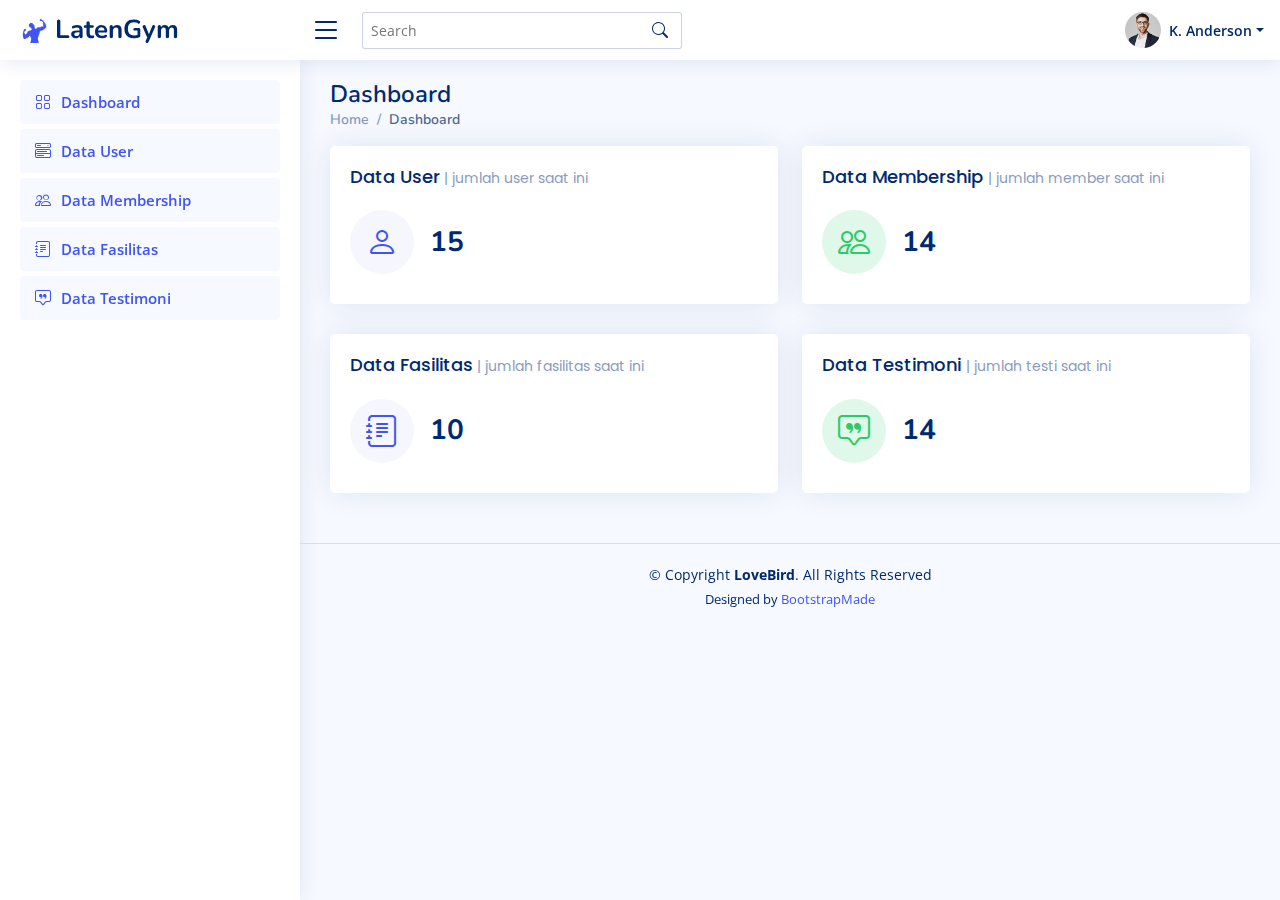
<file: NiceAdmin/index.html>
<!DOCTYPE html>
<html lang="en">

<head>
    <meta charset="utf-8">
    <meta content="width=device-width, initial-scale=1.0" name="viewport">

    <title>Dashboard - Admin || LoveBird</title>
    <meta content="" name="description">
    <meta content="" name="keywords">

    <!-- Favicons -->
    <link href="assets/img/Logo_Admin.png" rel="icon">
    <link href="assets/img/apple-touch-icon.png" rel="apple-touch-icon">

    <!-- Google Fonts -->
    <link href="https://fonts.gstatic.com" rel="preconnect">
    <link href="https://fonts.googleapis.com/css?family=Open+Sans:300,300i,400,400i,600,600i,700,700i|Nunito:300,300i,400,400i,600,600i,700,700i|Poppins:300,300i,400,400i,500,500i,600,600i,700,700i" rel="stylesheet">

    <!-- Vendor CSS Files -->
    <link href="assets/vendor/bootstrap/css/bootstrap.min.css" rel="stylesheet">
    <link href="assets/vendor/bootstrap-icons/bootstrap-icons.css" rel="stylesheet">
    <link href="assets/vendor/boxicons/css/boxicons.min.css" rel="stylesheet">
    <link href="assets/vendor/quill/quill.snow.css" rel="stylesheet">
    <link href="assets/vendor/quill/quill.bubble.css" rel="stylesheet">
    <link href="assets/vendor/remixicon/remixicon.css" rel="stylesheet">
    <link href="assets/vendor/simple-datatables/style.css" rel="stylesheet">

    <!-- Template Main CSS File -->
    <link href="assets/css/style.css" rel="stylesheet">

    <!-- =======================================================
  * Template Name: NiceAdmin
  * Updated: May 30 2023 with Bootstrap v5.3.0
  * Template URL: https://bootstrapmade.com/nice-admin-bootstrap-admin-html-template/
  * Author: BootstrapMade.com
  * License: https://bootstrapmade.com/license/
  ======================================================== -->
</head>

<body>

    <!-- ======= Header ======= -->
    <header id="header" class="header fixed-top d-flex align-items-center">

        <div class="d-flex align-items-center justify-content-between">
            <a href="index.html" class="logo d-flex align-items-center">
                <img src="assets/img/Logo_Admin.png" alt="">
                <span class="d-none d-lg-block">LatenGym</span>
            </a>
            <i class="bi bi-list toggle-sidebar-btn"></i>
        </div>
        <!-- End Logo -->

        <div class="search-bar">
            <form class="search-form d-flex align-items-center" method="POST" action="#">
                <input type="text" name="query" placeholder="Search" title="Enter search keyword">
                <button type="submit" title="Search"><i class="bi bi-search"></i></button>
            </form>
        </div>
        <!-- End Search Bar -->

        <nav class="header-nav ms-auto">
            <ul class="d-flex align-items-center">

                <li class="nav-item d-block d-lg-none">
                    <a class="nav-link nav-icon search-bar-toggle " href="#">
                        <i class="bi bi-search"></i>
                    </a>
                </li>
                <!-- End Search Icon-->

                <li class="nav-item dropdown pe-3">

                    <a class="nav-link nav-profile d-flex align-items-center pe-0" href="#" data-bs-toggle="dropdown">
                        <img src="assets/img/profile-img.jpg" alt="Profile" class="rounded-circle">
                        <span class="d-none d-md-block dropdown-toggle ps-2">K. Anderson</span>
                    </a>
                    <!-- End Profile Iamge Icon -->

                    <ul class="dropdown-menu dropdown-menu-end dropdown-menu-arrow profile">
                        <li class="dropdown-header">
                            <h6>Kevin Anderson</h6>
                            <span>Web Designer</span>
                        </li>
                        <li>
                            <hr class="dropdown-divider">
                        </li>

                        <li>
                            <a class="dropdown-item d-flex align-items-center" href="users-profile.html">
                                <i class="bi bi-person"></i>
                                <span>My Profile</span>
                            </a>
                        </li>
                        <li>
                            <hr class="dropdown-divider">
                        </li>

                        <li>
                            <a class="dropdown-item d-flex align-items-center" href="../sign-in.html">
                                <i class="bi bi-box-arrow-right"></i>
                                <span>Sign Out</span>
                            </a>
                        </li>

                    </ul>
                    <!-- End Profile Dropdown Items -->
                </li>
                <!-- End Profile Nav -->

            </ul>
        </nav>
        <!-- End Icons Navigation -->

    </header>
    <!-- End Header -->

    <!-- ======= Sidebar ======= -->
    <aside id="sidebar" class="sidebar">

        <ul class="sidebar-nav" id="sidebar-nav">

            <li class="nav-item">
                <a class="nav-link " href="index.html">
                    <i class="bi bi-grid"></i>
                    <span>Dashboard</span>
                </a>
            </li>
            <!-- End Dashboard Nav -->
            <li class="nav-item">
                <a class="nav-link " href="user_data.html">
                    <i class="bi bi-menu-button-wide"></i>
                    <span>Data User</span>
                </a>
            </li>

            <li class="nav-item">
                <a class="nav-link " href="membership_data.html">
                    <i class="bi bi-people"></i>
                    <span>Data Membership</span>
                </a>
            </li>

            <li class="nav-item">
                <a class="nav-link " href="fasilitas_data.html">
                    <i class="bi bi-journal-text"></i>
                    <span>Data Fasilitas</span>
                </a>
            </li>

            <li class="nav-item">
                <a class="nav-link " href="testimoni_data.html">
                    <i class="bi bi-chat-square-quote"></i>
                    <span>Data Testimoni</span>
                </a>
            </li>
        </ul>

    </aside>
    <!-- End Sidebar-->

    <main id="main" class="main">

        <div class="pagetitle">
            <h1>Dashboard</h1>
            <nav>
                <ol class="breadcrumb">
                    <li class="breadcrumb-item"><a href="index.html">Home</a></li>
                    <li class="breadcrumb-item active">Dashboard</li>
                </ol>
            </nav>
        </div>
        <!-- End Page Title -->

        <section class="section dashboard">
            <div class="row">

                <!-- Left side columns -->
                <div class="col-lg-12">
                    <div class="row">

                        <!-- Sales Card -->
                        <div class="col-xxl-4 col-md-6">
                            <div class="card info-card sales-card">
                                <div class="card-body">
                                    <h5 class="card-title">Data User<span> | jumlah user saat ini</span></h5>

                                    <div class="d-flex align-items-center">
                                        <div class="card-icon rounded-circle d-flex align-items-center justify-content-center">
                                            <i class="bi bi-person"></i>
                                        </div>
                                        <div class="ps-3">
                                            <h6>15</h6>
                                        </div>
                                    </div>
                                </div>
                            </div>
                        </div>
                        <!-- End Sales Card -->

                        <!-- Revenue Card -->
                        <div class="col-xxl-4 col-md-6">
                            <div class="card info-card revenue-card">

                                <div class="card-body">
                                    <h5 class="card-title">Data Membership <span> | jumlah member saat ini</span></h5>

                                    <div class="d-flex align-items-center">
                                        <div class="card-icon rounded-circle d-flex align-items-center justify-content-center">
                                            <i class="bi bi-people"></i>
                                        </div>
                                        <div class="ps-3">
                                            <h6>14</h6>
                                        </div>
                                    </div>
                                </div>
                            </div>
                        </div>
                        <!-- End Revenue Card -->
                    </div>
                </div>
                <!-- End Left side columns -->
                <div class="col-lg-12">
                    <div class="row">

                        <!-- Sales Card -->
                        <div class="col-xxl-4 col-md-6">
                            <div class="card info-card sales-card">
                                <div class="card-body">
                                    <h5 class="card-title">Data Fasilitas<span> | jumlah fasilitas saat ini</span></h5>

                                    <div class="d-flex align-items-center">
                                        <div class="card-icon rounded-circle d-flex align-items-center justify-content-center">
                                            <i class="bi bi-journal-text"></i>
                                        </div>
                                        <div class="ps-3">
                                            <h6>10</h6>
                                        </div>
                                    </div>
                                </div>
                            </div>
                        </div>
                        <!-- End Sales Card -->

                        <!-- Revenue Card -->
                        <div class="col-xxl-4 col-md-6">
                            <div class="card info-card revenue-card">

                                <div class="card-body">
                                    <h5 class="card-title">Data Testimoni <span> | jumlah testi saat ini</span></h5>

                                    <div class="d-flex align-items-center">
                                        <div class="card-icon rounded-circle d-flex align-items-center justify-content-center">
                                            <i class="bi bi-chat-square-quote"></i>
                                        </div>
                                        <div class="ps-3">
                                            <h6>14</h6>
                                        </div>
                                    </div>
                                </div>
                            </div>
                        </div>
                        <!-- End Revenue Card -->

                    </div>
                </div>

            </div>
            <!-- End Right side columns -->

            </div>
        </section>

    </main>
    <!-- End #main -->

    <!-- ======= Footer ======= -->
    <footer id="footer" class="footer sticky-bottom">
        <div class="copyright">
            &copy; Copyright <strong><span>LoveBird</span></strong>. All Rights Reserved
        </div>
        <div class="credits">
            <!-- All the links in the footer should remain intact. -->
            <!-- You can delete the links only if you purchased the pro version. -->
            <!-- Licensing information: https://bootstrapmade.com/license/ -->
            <!-- Purchase the pro version with working PHP/AJAX contact form: https://bootstrapmade.com/nice-admin-bootstrap-admin-html-template/ -->
            Designed by <a href="https://bootstrapmade.com/">BootstrapMade</a>
        </div>
    </footer>
    <!-- End Footer -->

    <a href="#" class="back-to-top d-flex align-items-center justify-content-center"><i class="bi bi-arrow-up-short"></i></a>

    <!-- Vendor JS Files -->
    <script src="assets/vendor/apexcharts/apexcharts.min.js"></script>
    <script src="assets/vendor/bootstrap/js/bootstrap.bundle.min.js"></script>
    <script src="assets/vendor/chart.js/chart.umd.js"></script>
    <script src="assets/vendor/echarts/echarts.min.js"></script>
    <script src="assets/vendor/quill/quill.min.js"></script>
    <script src="assets/vendor/simple-datatables/simple-datatables.js"></script>
    <script src="assets/vendor/tinymce/tinymce.min.js"></script>
    <script src="assets/vendor/php-email-form/validate.js"></script>

    <!-- Template Main JS File -->
    <script src="assets/js/main.js"></script>

</body>

</html>
</file>
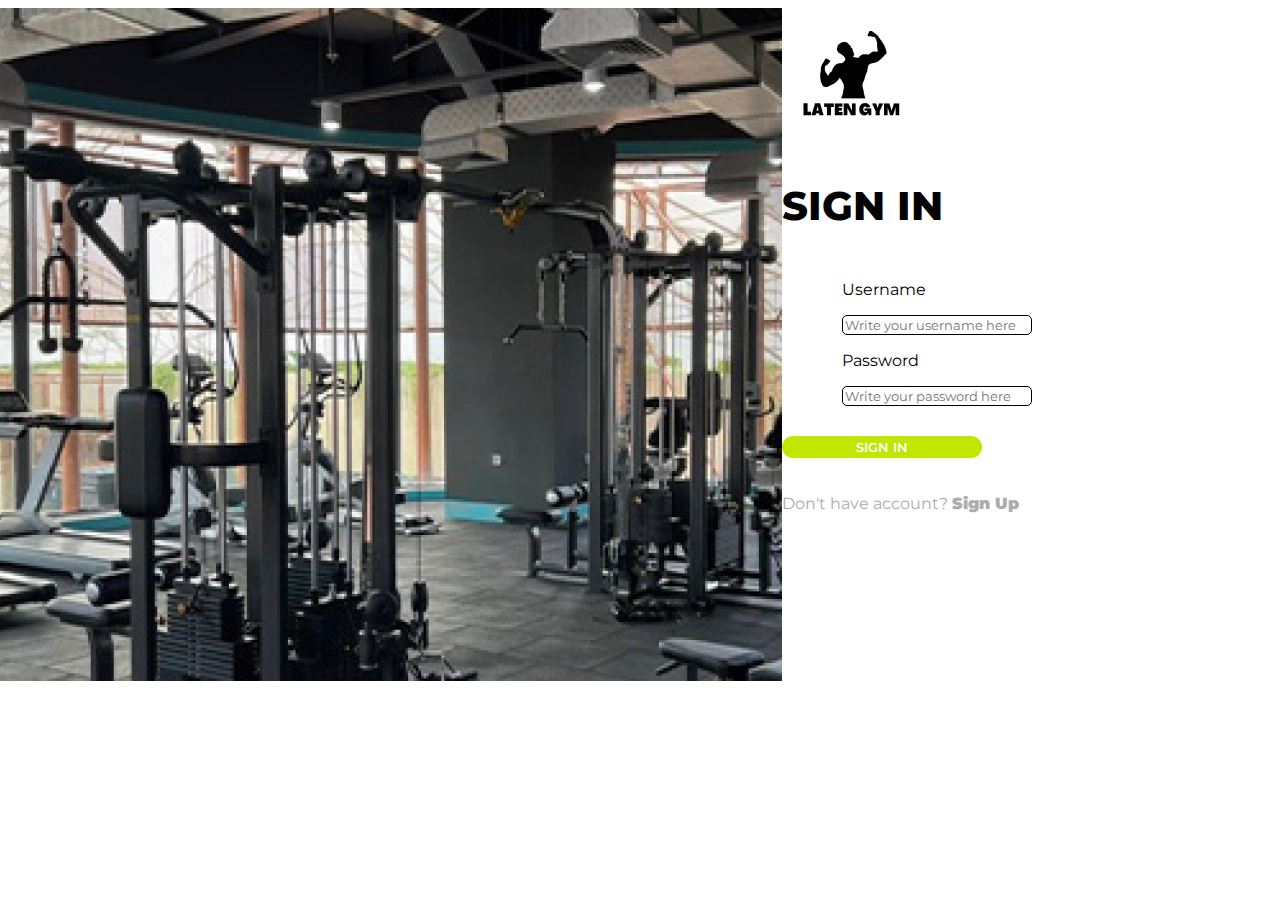
<file: sign-in.html>
<!DOCTYPE html>
<html lang="en">

<head>
    <meta charset="UTF-8">
    <meta http-equiv="X-UA-Compatible" content="IE=edge">
    <meta name="viewport" content="width=device-width, initial-scale=1.0">
    <link href="style.css" rel="stylesheet">
    <!-- link google font poppins -->
    <link rel="preconnect" href="https://fonts.googleapis.com">
    <link rel="preconnect" href="https://fonts.gstatic.com/" crossorigin>
    <link href="https://fonts.googleapis.com/css2?family=Montserrat:wght@100&display=swap" rel="stylesheet">
    <link href="https://fonts.googleapis.com/css2?family=Montserrat&display=swap" rel="stylesheet">
    <link href="https://fonts.googleapis.com/css2?family=Montserrat:wght@700&display=swap" rel="stylesheet">
    <link href="https://fonts.googleapis.com/css2?family=Montserrat:wght@600&display=swap" rel="stylesheet">
    <!-- cdn icon botstrap -->
    <link rel="stylesheet" href="https://cdn.jsdelivr.net/npm/bootstrap-icons@1.10.5/font/bootstrap-icons.css">
    <title>Laten GYM</title>
    <link href="https://cdn.jsdelivr.net/npm/bootstrap@5.3.0-alpha3/dist/css/bootstrap.min.css" rel="stylesheet" integrity="sha384-KK94CHFLLe+nY2dmCWGMq91rCGa5gtU4mk92HdvYe+M/SXH301p5ILy+dN9+nJOZ" crossorigin="anonymous">
</head>

<body>
    <section class="login ">
        <div class="login-left w-75 h-60">
            <img src="/images/Rectangle_22.png" class="gym" alt="">
        </div>
        <div class="login-right w-50 h-60">
            <div>
                <div>
                    <img src="/images/Lihat_desain_Canva_saya___1_-removebg-preview_1.png" class="logo" style="margin-top: 20px; margin-left: 20px;">
                </div>
                <br>
                <p style="margin-bottom: 50px; font-weight: 800;" class="text-login d-flex justify-content-center">SIGN IN</p>
                <div class="input-username" style="margin: 0px 60px 0px;">
                    <p style="font-weight: 400;" class="username d-flex justify-content-left">Username</p>
                    <div class="input-group mb-5" style="width: 400px;">
                        <input style="border-radius: 5px; border: 0.5px solid black;" type="text" class="form-control" placeholder="Write your username here" aria-label="Username" aria-describedby="basic-addon1">
                    </div>
                </div>
                <div class="input-password" style="margin: 0px 60px 0px;">
                    <p style="font-weight: 400;" class="username d-flex justify-content-left">Password</p>
                    <div class="input-group mb-5" style="width: 400px;">
                        <input style="border-radius: 5px; border: 0.5px solid black;" type="password" class="form-control" placeholder="Write your password here" aria-label="Username" aria-describedby="basic-addon1">
                    </div>
                </div>
                <div class="button-sign-in d-flex flex-column align-items-center">
                    <button class="button-signin btn btn-primary" style="margin-bottom: 0px;
                    
                    border-radius: 30px;
                    color: white;
                    font-weight: 600;
                    background-color: #C1E701;
                    border: 2px solid #C1E701;
                    width: 200px;" type="submit">SIGN IN</button>
                    <!-- hyperlink -->
                    <p style="padding-top: 20px; color: #ACACAC; ">
                        Don't have account?
                        <a href="sign-up.html" style="text-decoration: none; color: #ACACAC; font-weight: 900;">Sign Up</a>
                    </p>
                </div>

            </div>
        </div>
    </section>
    <script src="https://cdn.jsdelivr.net/npm/@popperjs/core@2.11.7/dist/umd/popper.min.js" integrity="sha384-zYPOMqeu1DAVkHiLqWBUTcbYfZ8osu1Nd6Z89ify25QV9guujx43ITvfi12/QExE" crossorigin="anonymous"></script>
    <script src="https://cdn.jsdelivr.net/npm/bootstrap@5.3.0-alpha3/dist/js/bootstrap.min.js" integrity="sha384-Y4oOpwW3duJdCWv5ly8SCFYWqFDsfob/3GkgExXKV4idmbt98QcxXYs9UoXAB7BZ" crossorigin="anonymous"></script>
</body>

</html>
</file>
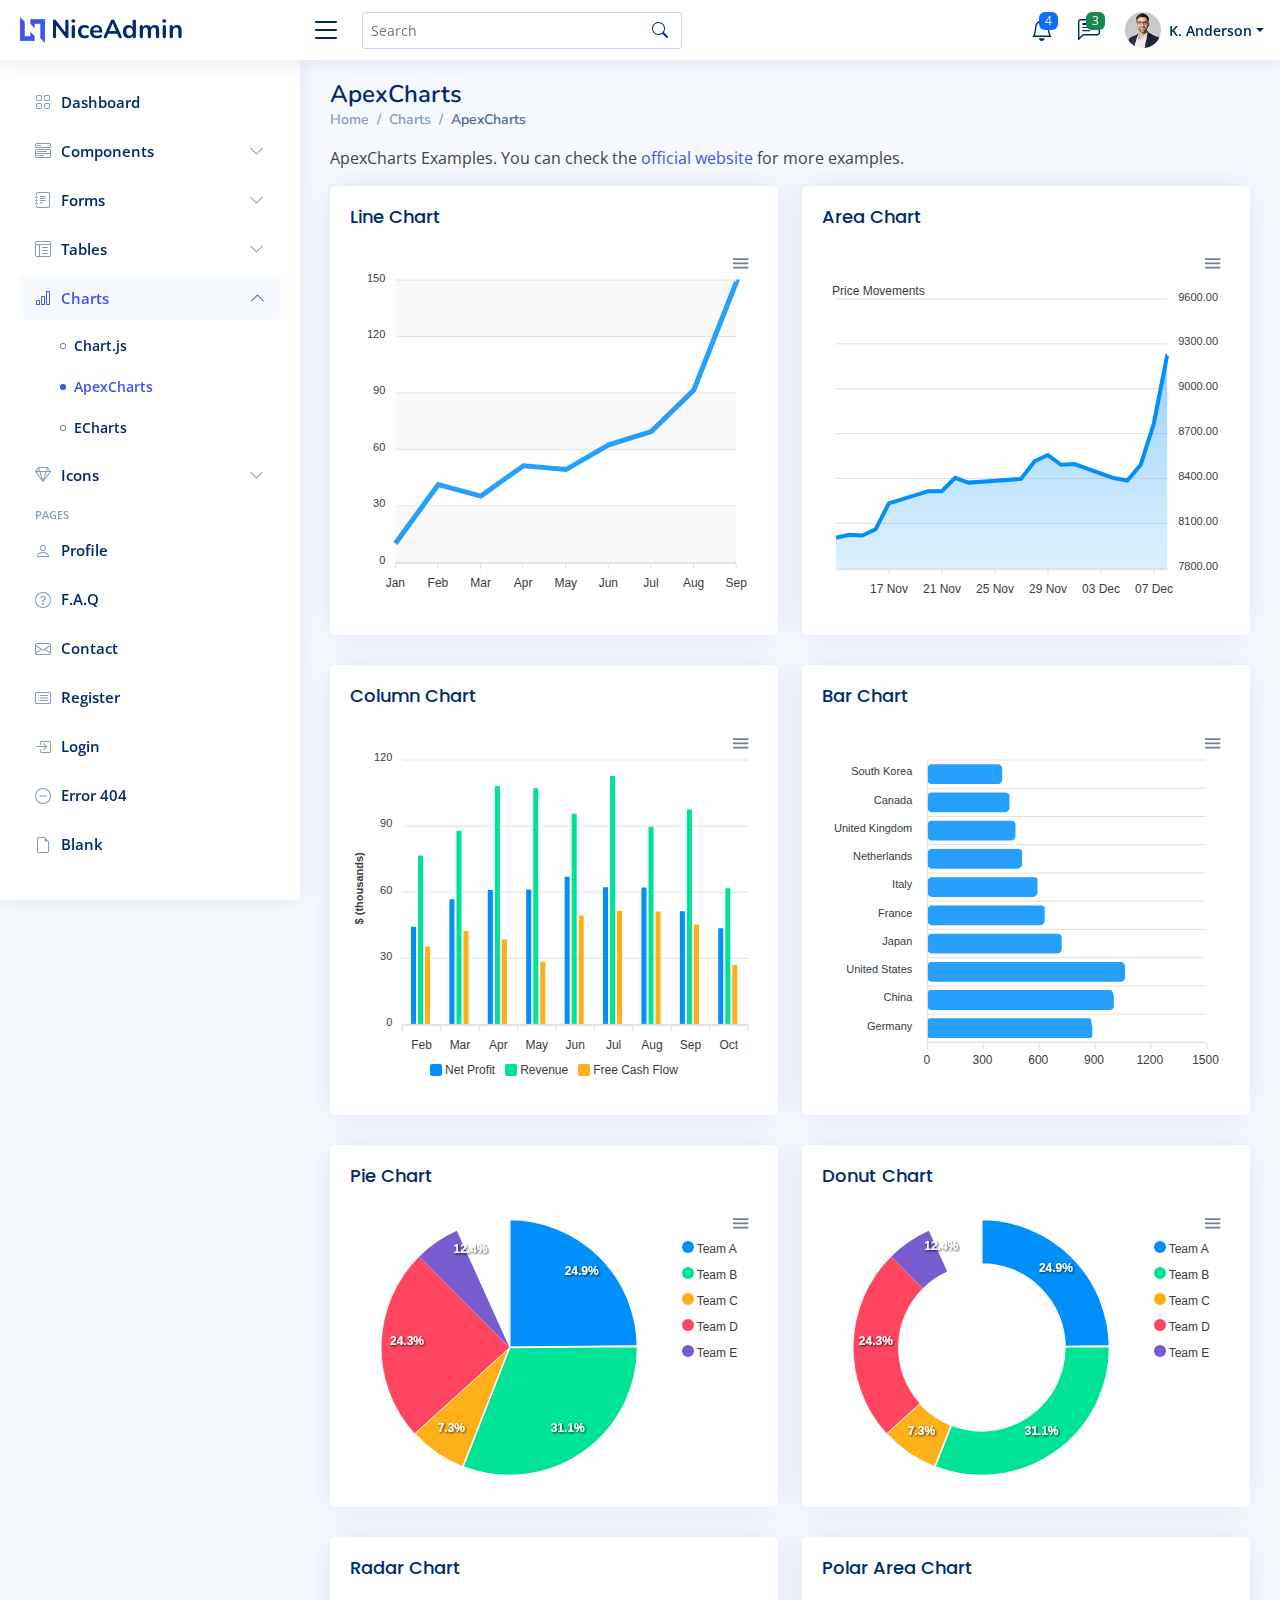
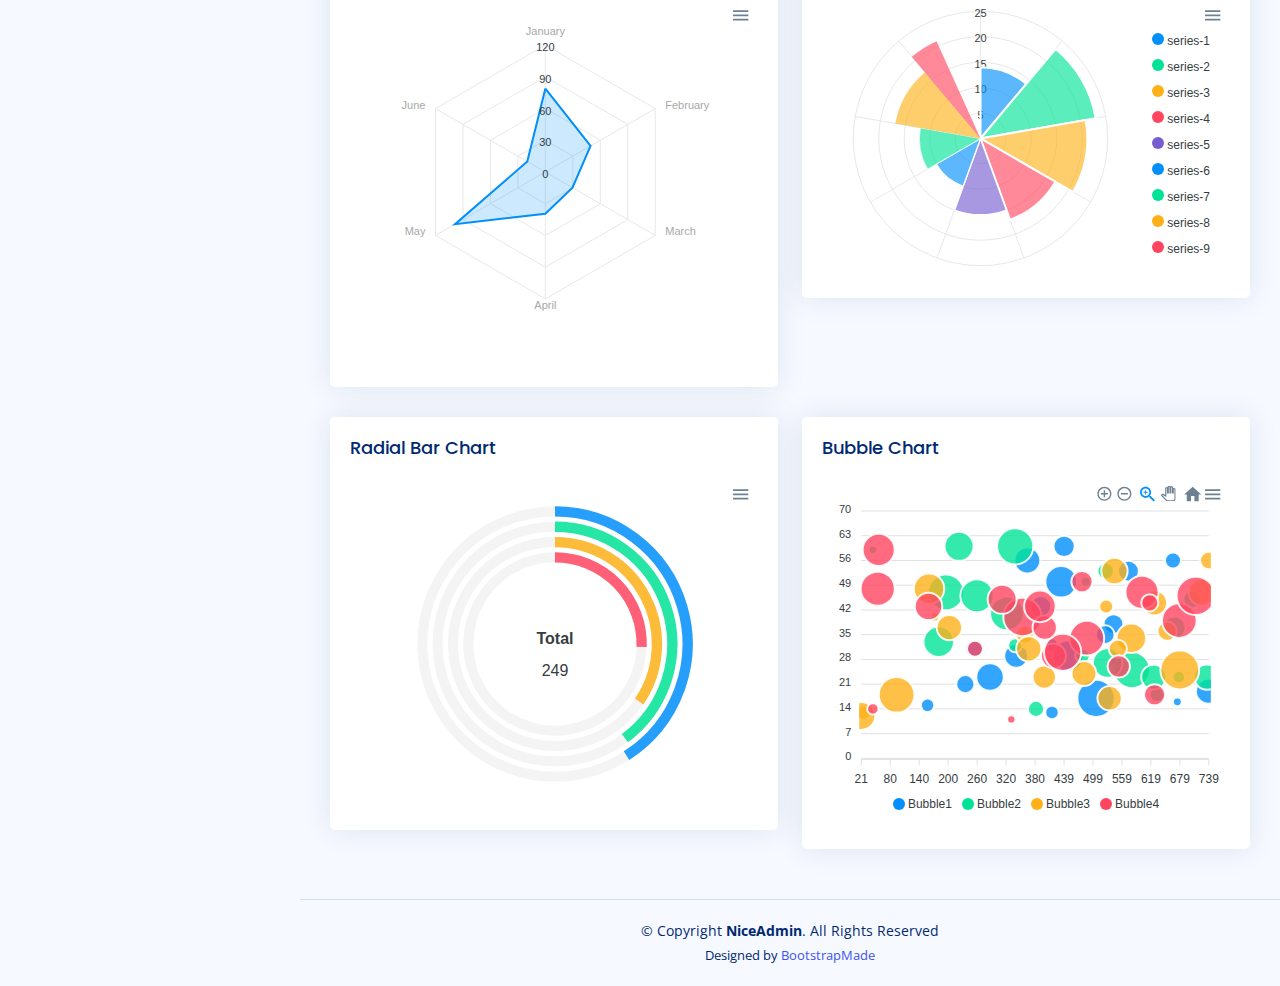
<file: NiceAdmin/charts-apexcharts.html>
<!DOCTYPE html>
<html lang="en">

<head>
  <meta charset="utf-8">
  <meta content="width=device-width, initial-scale=1.0" name="viewport">

  <title>Charts / ApexCharts - NiceAdmin Bootstrap Template</title>
  <meta content="" name="description">
  <meta content="" name="keywords">

  <!-- Favicons -->
  <link href="assets/img/favicon.png" rel="icon">
  <link href="assets/img/apple-touch-icon.png" rel="apple-touch-icon">

  <!-- Google Fonts -->
  <link href="https://fonts.gstatic.com" rel="preconnect">
  <link href="https://fonts.googleapis.com/css?family=Open+Sans:300,300i,400,400i,600,600i,700,700i|Nunito:300,300i,400,400i,600,600i,700,700i|Poppins:300,300i,400,400i,500,500i,600,600i,700,700i" rel="stylesheet">

  <!-- Vendor CSS Files -->
  <link href="assets/vendor/bootstrap/css/bootstrap.min.css" rel="stylesheet">
  <link href="assets/vendor/bootstrap-icons/bootstrap-icons.css" rel="stylesheet">
  <link href="assets/vendor/boxicons/css/boxicons.min.css" rel="stylesheet">
  <link href="assets/vendor/quill/quill.snow.css" rel="stylesheet">
  <link href="assets/vendor/quill/quill.bubble.css" rel="stylesheet">
  <link href="assets/vendor/remixicon/remixicon.css" rel="stylesheet">
  <link href="assets/vendor/simple-datatables/style.css" rel="stylesheet">

  <!-- Template Main CSS File -->
  <link href="assets/css/style.css" rel="stylesheet">

  <!-- =======================================================
  * Template Name: NiceAdmin
  * Updated: May 30 2023 with Bootstrap v5.3.0
  * Template URL: https://bootstrapmade.com/nice-admin-bootstrap-admin-html-template/
  * Author: BootstrapMade.com
  * License: https://bootstrapmade.com/license/
  ======================================================== -->
</head>

<body>

  <!-- ======= Header ======= -->
  <header id="header" class="header fixed-top d-flex align-items-center">

    <div class="d-flex align-items-center justify-content-between">
      <a href="index.html" class="logo d-flex align-items-center">
        <img src="assets/img/logo.png" alt="">
        <span class="d-none d-lg-block">NiceAdmin</span>
      </a>
      <i class="bi bi-list toggle-sidebar-btn"></i>
    </div><!-- End Logo -->

    <div class="search-bar">
      <form class="search-form d-flex align-items-center" method="POST" action="#">
        <input type="text" name="query" placeholder="Search" title="Enter search keyword">
        <button type="submit" title="Search"><i class="bi bi-search"></i></button>
      </form>
    </div><!-- End Search Bar -->

    <nav class="header-nav ms-auto">
      <ul class="d-flex align-items-center">

        <li class="nav-item d-block d-lg-none">
          <a class="nav-link nav-icon search-bar-toggle " href="#">
            <i class="bi bi-search"></i>
          </a>
        </li><!-- End Search Icon-->

        <li class="nav-item dropdown">

          <a class="nav-link nav-icon" href="#" data-bs-toggle="dropdown">
            <i class="bi bi-bell"></i>
            <span class="badge bg-primary badge-number">4</span>
          </a><!-- End Notification Icon -->

          <ul class="dropdown-menu dropdown-menu-end dropdown-menu-arrow notifications">
            <li class="dropdown-header">
              You have 4 new notifications
              <a href="#"><span class="badge rounded-pill bg-primary p-2 ms-2">View all</span></a>
            </li>
            <li>
              <hr class="dropdown-divider">
            </li>

            <li class="notification-item">
              <i class="bi bi-exclamation-circle text-warning"></i>
              <div>
                <h4>Lorem Ipsum</h4>
                <p>Quae dolorem earum veritatis oditseno</p>
                <p>30 min. ago</p>
              </div>
            </li>

            <li>
              <hr class="dropdown-divider">
            </li>

            <li class="notification-item">
              <i class="bi bi-x-circle text-danger"></i>
              <div>
                <h4>Atque rerum nesciunt</h4>
                <p>Quae dolorem earum veritatis oditseno</p>
                <p>1 hr. ago</p>
              </div>
            </li>

            <li>
              <hr class="dropdown-divider">
            </li>

            <li class="notification-item">
              <i class="bi bi-check-circle text-success"></i>
              <div>
                <h4>Sit rerum fuga</h4>
                <p>Quae dolorem earum veritatis oditseno</p>
                <p>2 hrs. ago</p>
              </div>
            </li>

            <li>
              <hr class="dropdown-divider">
            </li>

            <li class="notification-item">
              <i class="bi bi-info-circle text-primary"></i>
              <div>
                <h4>Dicta reprehenderit</h4>
                <p>Quae dolorem earum veritatis oditseno</p>
                <p>4 hrs. ago</p>
              </div>
            </li>

            <li>
              <hr class="dropdown-divider">
            </li>
            <li class="dropdown-footer">
              <a href="#">Show all notifications</a>
            </li>

          </ul><!-- End Notification Dropdown Items -->

        </li><!-- End Notification Nav -->

        <li class="nav-item dropdown">

          <a class="nav-link nav-icon" href="#" data-bs-toggle="dropdown">
            <i class="bi bi-chat-left-text"></i>
            <span class="badge bg-success badge-number">3</span>
          </a><!-- End Messages Icon -->

          <ul class="dropdown-menu dropdown-menu-end dropdown-menu-arrow messages">
            <li class="dropdown-header">
              You have 3 new messages
              <a href="#"><span class="badge rounded-pill bg-primary p-2 ms-2">View all</span></a>
            </li>
            <li>
              <hr class="dropdown-divider">
            </li>

            <li class="message-item">
              <a href="#">
                <img src="assets/img/messages-1.jpg" alt="" class="rounded-circle">
                <div>
                  <h4>Maria Hudson</h4>
                  <p>Velit asperiores et ducimus soluta repudiandae labore officia est ut...</p>
                  <p>4 hrs. ago</p>
                </div>
              </a>
            </li>
            <li>
              <hr class="dropdown-divider">
            </li>

            <li class="message-item">
              <a href="#">
                <img src="assets/img/messages-2.jpg" alt="" class="rounded-circle">
                <div>
                  <h4>Anna Nelson</h4>
                  <p>Velit asperiores et ducimus soluta repudiandae labore officia est ut...</p>
                  <p>6 hrs. ago</p>
                </div>
              </a>
            </li>
            <li>
              <hr class="dropdown-divider">
            </li>

            <li class="message-item">
              <a href="#">
                <img src="assets/img/messages-3.jpg" alt="" class="rounded-circle">
                <div>
                  <h4>David Muldon</h4>
                  <p>Velit asperiores et ducimus soluta repudiandae labore officia est ut...</p>
                  <p>8 hrs. ago</p>
                </div>
              </a>
            </li>
            <li>
              <hr class="dropdown-divider">
            </li>

            <li class="dropdown-footer">
              <a href="#">Show all messages</a>
            </li>

          </ul><!-- End Messages Dropdown Items -->

        </li><!-- End Messages Nav -->

        <li class="nav-item dropdown pe-3">

          <a class="nav-link nav-profile d-flex align-items-center pe-0" href="#" data-bs-toggle="dropdown">
            <img src="assets/img/profile-img.jpg" alt="Profile" class="rounded-circle">
            <span class="d-none d-md-block dropdown-toggle ps-2">K. Anderson</span>
          </a><!-- End Profile Iamge Icon -->

          <ul class="dropdown-menu dropdown-menu-end dropdown-menu-arrow profile">
            <li class="dropdown-header">
              <h6>Kevin Anderson</h6>
              <span>Web Designer</span>
            </li>
            <li>
              <hr class="dropdown-divider">
            </li>

            <li>
              <a class="dropdown-item d-flex align-items-center" href="users-profile.html">
                <i class="bi bi-person"></i>
                <span>My Profile</span>
              </a>
            </li>
            <li>
              <hr class="dropdown-divider">
            </li>

            <li>
              <a class="dropdown-item d-flex align-items-center" href="users-profile.html">
                <i class="bi bi-gear"></i>
                <span>Account Settings</span>
              </a>
            </li>
            <li>
              <hr class="dropdown-divider">
            </li>

            <li>
              <a class="dropdown-item d-flex align-items-center" href="pages-faq.html">
                <i class="bi bi-question-circle"></i>
                <span>Need Help?</span>
              </a>
            </li>
            <li>
              <hr class="dropdown-divider">
            </li>

            <li>
              <a class="dropdown-item d-flex align-items-center" href="#">
                <i class="bi bi-box-arrow-right"></i>
                <span>Sign Out</span>
              </a>
            </li>

          </ul><!-- End Profile Dropdown Items -->
        </li><!-- End Profile Nav -->

      </ul>
    </nav><!-- End Icons Navigation -->

  </header><!-- End Header -->

  <!-- ======= Sidebar ======= -->
  <aside id="sidebar" class="sidebar">

    <ul class="sidebar-nav" id="sidebar-nav">

      <li class="nav-item">
        <a class="nav-link collapsed" href="index.html">
          <i class="bi bi-grid"></i>
          <span>Dashboard</span>
        </a>
      </li><!-- End Dashboard Nav -->

      <li class="nav-item">
        <a class="nav-link collapsed" data-bs-target="#components-nav" data-bs-toggle="collapse" href="#">
          <i class="bi bi-menu-button-wide"></i><span>Components</span><i class="bi bi-chevron-down ms-auto"></i>
        </a>
        <ul id="components-nav" class="nav-content collapse " data-bs-parent="#sidebar-nav">
          <li>
            <a href="components-alerts.html">
              <i class="bi bi-circle"></i><span>Alerts</span>
            </a>
          </li>
          <li>
            <a href="components-accordion.html">
              <i class="bi bi-circle"></i><span>Accordion</span>
            </a>
          </li>
          <li>
            <a href="components-badges.html">
              <i class="bi bi-circle"></i><span>Badges</span>
            </a>
          </li>
          <li>
            <a href="components-breadcrumbs.html">
              <i class="bi bi-circle"></i><span>Breadcrumbs</span>
            </a>
          </li>
          <li>
            <a href="components-buttons.html">
              <i class="bi bi-circle"></i><span>Buttons</span>
            </a>
          </li>
          <li>
            <a href="components-cards.html">
              <i class="bi bi-circle"></i><span>Cards</span>
            </a>
          </li>
          <li>
            <a href="components-carousel.html">
              <i class="bi bi-circle"></i><span>Carousel</span>
            </a>
          </li>
          <li>
            <a href="components-list-group.html">
              <i class="bi bi-circle"></i><span>List group</span>
            </a>
          </li>
          <li>
            <a href="components-modal.html">
              <i class="bi bi-circle"></i><span>Modal</span>
            </a>
          </li>
          <li>
            <a href="components-tabs.html">
              <i class="bi bi-circle"></i><span>Tabs</span>
            </a>
          </li>
          <li>
            <a href="components-pagination.html">
              <i class="bi bi-circle"></i><span>Pagination</span>
            </a>
          </li>
          <li>
            <a href="components-progress.html">
              <i class="bi bi-circle"></i><span>Progress</span>
            </a>
          </li>
          <li>
            <a href="components-spinners.html">
              <i class="bi bi-circle"></i><span>Spinners</span>
            </a>
          </li>
          <li>
            <a href="components-tooltips.html">
              <i class="bi bi-circle"></i><span>Tooltips</span>
            </a>
          </li>
        </ul>
      </li><!-- End Components Nav -->

      <li class="nav-item">
        <a class="nav-link collapsed" data-bs-target="#forms-nav" data-bs-toggle="collapse" href="#">
          <i class="bi bi-journal-text"></i><span>Forms</span><i class="bi bi-chevron-down ms-auto"></i>
        </a>
        <ul id="forms-nav" class="nav-content collapse " data-bs-parent="#sidebar-nav">
          <li>
            <a href="forms-elements.html">
              <i class="bi bi-circle"></i><span>Form Elements</span>
            </a>
          </li>
          <li>
            <a href="forms-layouts.html">
              <i class="bi bi-circle"></i><span>Form Layouts</span>
            </a>
          </li>
          <li>
            <a href="forms-editors.html">
              <i class="bi bi-circle"></i><span>Form Editors</span>
            </a>
          </li>
          <li>
            <a href="forms-validation.html">
              <i class="bi bi-circle"></i><span>Form Validation</span>
            </a>
          </li>
        </ul>
      </li><!-- End Forms Nav -->

      <li class="nav-item">
        <a class="nav-link collapsed" data-bs-target="#tables-nav" data-bs-toggle="collapse" href="#">
          <i class="bi bi-layout-text-window-reverse"></i><span>Tables</span><i class="bi bi-chevron-down ms-auto"></i>
        </a>
        <ul id="tables-nav" class="nav-content collapse " data-bs-parent="#sidebar-nav">
          <li>
            <a href="tables-general.html">
              <i class="bi bi-circle"></i><span>General Tables</span>
            </a>
          </li>
          <li>
            <a href="tables-data.html">
              <i class="bi bi-circle"></i><span>Data Tables</span>
            </a>
          </li>
        </ul>
      </li><!-- End Tables Nav -->

      <li class="nav-item">
        <a class="nav-link " data-bs-target="#charts-nav" data-bs-toggle="collapse" href="#">
          <i class="bi bi-bar-chart"></i><span>Charts</span><i class="bi bi-chevron-down ms-auto"></i>
        </a>
        <ul id="charts-nav" class="nav-content collapse show" data-bs-parent="#sidebar-nav">
          <li>
            <a href="charts-chartjs.html">
              <i class="bi bi-circle"></i><span>Chart.js</span>
            </a>
          </li>
          <li>
            <a href="charts-apexcharts.html" class="active">
              <i class="bi bi-circle"></i><span>ApexCharts</span>
            </a>
          </li>
          <li>
            <a href="charts-echarts.html">
              <i class="bi bi-circle"></i><span>ECharts</span>
            </a>
          </li>
        </ul>
      </li><!-- End Charts Nav -->

      <li class="nav-item">
        <a class="nav-link collapsed" data-bs-target="#icons-nav" data-bs-toggle="collapse" href="#">
          <i class="bi bi-gem"></i><span>Icons</span><i class="bi bi-chevron-down ms-auto"></i>
        </a>
        <ul id="icons-nav" class="nav-content collapse " data-bs-parent="#sidebar-nav">
          <li>
            <a href="icons-bootstrap.html">
              <i class="bi bi-circle"></i><span>Bootstrap Icons</span>
            </a>
          </li>
          <li>
            <a href="icons-remix.html">
              <i class="bi bi-circle"></i><span>Remix Icons</span>
            </a>
          </li>
          <li>
            <a href="icons-boxicons.html">
              <i class="bi bi-circle"></i><span>Boxicons</span>
            </a>
          </li>
        </ul>
      </li><!-- End Icons Nav -->

      <li class="nav-heading">Pages</li>

      <li class="nav-item">
        <a class="nav-link collapsed" href="users-profile.html">
          <i class="bi bi-person"></i>
          <span>Profile</span>
        </a>
      </li><!-- End Profile Page Nav -->

      <li class="nav-item">
        <a class="nav-link collapsed" href="pages-faq.html">
          <i class="bi bi-question-circle"></i>
          <span>F.A.Q</span>
        </a>
      </li><!-- End F.A.Q Page Nav -->

      <li class="nav-item">
        <a class="nav-link collapsed" href="pages-contact.html">
          <i class="bi bi-envelope"></i>
          <span>Contact</span>
        </a>
      </li><!-- End Contact Page Nav -->

      <li class="nav-item">
        <a class="nav-link collapsed" href="pages-register.html">
          <i class="bi bi-card-list"></i>
          <span>Register</span>
        </a>
      </li><!-- End Register Page Nav -->

      <li class="nav-item">
        <a class="nav-link collapsed" href="pages-login.html">
          <i class="bi bi-box-arrow-in-right"></i>
          <span>Login</span>
        </a>
      </li><!-- End Login Page Nav -->

      <li class="nav-item">
        <a class="nav-link collapsed" href="pages-error-404.html">
          <i class="bi bi-dash-circle"></i>
          <span>Error 404</span>
        </a>
      </li><!-- End Error 404 Page Nav -->

      <li class="nav-item">
        <a class="nav-link collapsed" href="pages-blank.html">
          <i class="bi bi-file-earmark"></i>
          <span>Blank</span>
        </a>
      </li><!-- End Blank Page Nav -->

    </ul>

  </aside><!-- End Sidebar-->

  <main id="main" class="main">

    <div class="pagetitle">
      <h1>ApexCharts</h1>
      <nav>
        <ol class="breadcrumb">
          <li class="breadcrumb-item"><a href="index.html">Home</a></li>
          <li class="breadcrumb-item">Charts</li>
          <li class="breadcrumb-item active">ApexCharts</li>
        </ol>
      </nav>
    </div><!-- End Page Title -->

    <p>ApexCharts Examples. You can check the <a href="https://apexcharts.com/javascript-chart-demos/" target="_blank">official website</a> for more examples.</p>

    <section class="section">
      <div class="row">

        <div class="col-lg-6">
          <div class="card">
            <div class="card-body">
              <h5 class="card-title">Line Chart</h5>

              <!-- Line Chart -->
              <div id="lineChart"></div>

              <script>
                document.addEventListener("DOMContentLoaded", () => {
                  new ApexCharts(document.querySelector("#lineChart"), {
                    series: [{
                      name: "Desktops",
                      data: [10, 41, 35, 51, 49, 62, 69, 91, 148]
                    }],
                    chart: {
                      height: 350,
                      type: 'line',
                      zoom: {
                        enabled: false
                      }
                    },
                    dataLabels: {
                      enabled: false
                    },
                    stroke: {
                      curve: 'straight'
                    },
                    grid: {
                      row: {
                        colors: ['#f3f3f3', 'transparent'], // takes an array which will be repeated on columns
                        opacity: 0.5
                      },
                    },
                    xaxis: {
                      categories: ['Jan', 'Feb', 'Mar', 'Apr', 'May', 'Jun', 'Jul', 'Aug', 'Sep'],
                    }
                  }).render();
                });
              </script>
              <!-- End Line Chart -->

            </div>
          </div>
        </div>

        <div class="col-lg-6">
          <div class="card">
            <div class="card-body">
              <h5 class="card-title">Area Chart</h5>

              <!-- Area Chart -->
              <div id="areaChart"></div>

              <script>
                document.addEventListener("DOMContentLoaded", () => {
                  const series = {
                    "monthDataSeries1": {
                      "prices": [
                        8107.85,
                        8128.0,
                        8122.9,
                        8165.5,
                        8340.7,
                        8423.7,
                        8423.5,
                        8514.3,
                        8481.85,
                        8487.7,
                        8506.9,
                        8626.2,
                        8668.95,
                        8602.3,
                        8607.55,
                        8512.9,
                        8496.25,
                        8600.65,
                        8881.1,
                        9340.85
                      ],
                      "dates": [
                        "13 Nov 2017",
                        "14 Nov 2017",
                        "15 Nov 2017",
                        "16 Nov 2017",
                        "17 Nov 2017",
                        "20 Nov 2017",
                        "21 Nov 2017",
                        "22 Nov 2017",
                        "23 Nov 2017",
                        "24 Nov 2017",
                        "27 Nov 2017",
                        "28 Nov 2017",
                        "29 Nov 2017",
                        "30 Nov 2017",
                        "01 Dec 2017",
                        "04 Dec 2017",
                        "05 Dec 2017",
                        "06 Dec 2017",
                        "07 Dec 2017",
                        "08 Dec 2017"
                      ]
                    },
                    "monthDataSeries2": {
                      "prices": [
                        8423.7,
                        8423.5,
                        8514.3,
                        8481.85,
                        8487.7,
                        8506.9,
                        8626.2,
                        8668.95,
                        8602.3,
                        8607.55,
                        8512.9,
                        8496.25,
                        8600.65,
                        8881.1,
                        9040.85,
                        8340.7,
                        8165.5,
                        8122.9,
                        8107.85,
                        8128.0
                      ],
                      "dates": [
                        "13 Nov 2017",
                        "14 Nov 2017",
                        "15 Nov 2017",
                        "16 Nov 2017",
                        "17 Nov 2017",
                        "20 Nov 2017",
                        "21 Nov 2017",
                        "22 Nov 2017",
                        "23 Nov 2017",
                        "24 Nov 2017",
                        "27 Nov 2017",
                        "28 Nov 2017",
                        "29 Nov 2017",
                        "30 Nov 2017",
                        "01 Dec 2017",
                        "04 Dec 2017",
                        "05 Dec 2017",
                        "06 Dec 2017",
                        "07 Dec 2017",
                        "08 Dec 2017"
                      ]
                    },
                    "monthDataSeries3": {
                      "prices": [
                        7114.25,
                        7126.6,
                        7116.95,
                        7203.7,
                        7233.75,
                        7451.0,
                        7381.15,
                        7348.95,
                        7347.75,
                        7311.25,
                        7266.4,
                        7253.25,
                        7215.45,
                        7266.35,
                        7315.25,
                        7237.2,
                        7191.4,
                        7238.95,
                        7222.6,
                        7217.9,
                        7359.3,
                        7371.55,
                        7371.15,
                        7469.2,
                        7429.25,
                        7434.65,
                        7451.1,
                        7475.25,
                        7566.25,
                        7556.8,
                        7525.55,
                        7555.45,
                        7560.9,
                        7490.7,
                        7527.6,
                        7551.9,
                        7514.85,
                        7577.95,
                        7592.3,
                        7621.95,
                        7707.95,
                        7859.1,
                        7815.7,
                        7739.0,
                        7778.7,
                        7839.45,
                        7756.45,
                        7669.2,
                        7580.45,
                        7452.85,
                        7617.25,
                        7701.6,
                        7606.8,
                        7620.05,
                        7513.85,
                        7498.45,
                        7575.45,
                        7601.95,
                        7589.1,
                        7525.85,
                        7569.5,
                        7702.5,
                        7812.7,
                        7803.75,
                        7816.3,
                        7851.15,
                        7912.2,
                        7972.8,
                        8145.0,
                        8161.1,
                        8121.05,
                        8071.25,
                        8088.2,
                        8154.45,
                        8148.3,
                        8122.05,
                        8132.65,
                        8074.55,
                        7952.8,
                        7885.55,
                        7733.9,
                        7897.15,
                        7973.15,
                        7888.5,
                        7842.8,
                        7838.4,
                        7909.85,
                        7892.75,
                        7897.75,
                        7820.05,
                        7904.4,
                        7872.2,
                        7847.5,
                        7849.55,
                        7789.6,
                        7736.35,
                        7819.4,
                        7875.35,
                        7871.8,
                        8076.5,
                        8114.8,
                        8193.55,
                        8217.1,
                        8235.05,
                        8215.3,
                        8216.4,
                        8301.55,
                        8235.25,
                        8229.75,
                        8201.95,
                        8164.95,
                        8107.85,
                        8128.0,
                        8122.9,
                        8165.5,
                        8340.7,
                        8423.7,
                        8423.5,
                        8514.3,
                        8481.85,
                        8487.7,
                        8506.9,
                        8626.2
                      ],
                      "dates": [
                        "02 Jun 2017",
                        "05 Jun 2017",
                        "06 Jun 2017",
                        "07 Jun 2017",
                        "08 Jun 2017",
                        "09 Jun 2017",
                        "12 Jun 2017",
                        "13 Jun 2017",
                        "14 Jun 2017",
                        "15 Jun 2017",
                        "16 Jun 2017",
                        "19 Jun 2017",
                        "20 Jun 2017",
                        "21 Jun 2017",
                        "22 Jun 2017",
                        "23 Jun 2017",
                        "27 Jun 2017",
                        "28 Jun 2017",
                        "29 Jun 2017",
                        "30 Jun 2017",
                        "03 Jul 2017",
                        "04 Jul 2017",
                        "05 Jul 2017",
                        "06 Jul 2017",
                        "07 Jul 2017",
                        "10 Jul 2017",
                        "11 Jul 2017",
                        "12 Jul 2017",
                        "13 Jul 2017",
                        "14 Jul 2017",
                        "17 Jul 2017",
                        "18 Jul 2017",
                        "19 Jul 2017",
                        "20 Jul 2017",
                        "21 Jul 2017",
                        "24 Jul 2017",
                        "25 Jul 2017",
                        "26 Jul 2017",
                        "27 Jul 2017",
                        "28 Jul 2017",
                        "31 Jul 2017",
                        "01 Aug 2017",
                        "02 Aug 2017",
                        "03 Aug 2017",
                        "04 Aug 2017",
                        "07 Aug 2017",
                        "08 Aug 2017",
                        "09 Aug 2017",
                        "10 Aug 2017",
                        "11 Aug 2017",
                        "14 Aug 2017",
                        "16 Aug 2017",
                        "17 Aug 2017",
                        "18 Aug 2017",
                        "21 Aug 2017",
                        "22 Aug 2017",
                        "23 Aug 2017",
                        "24 Aug 2017",
                        "28 Aug 2017",
                        "29 Aug 2017",
                        "30 Aug 2017",
                        "31 Aug 2017",
                        "01 Sep 2017",
                        "04 Sep 2017",
                        "05 Sep 2017",
                        "06 Sep 2017",
                        "07 Sep 2017",
                        "08 Sep 2017",
                        "11 Sep 2017",
                        "12 Sep 2017",
                        "13 Sep 2017",
                        "14 Sep 2017",
                        "15 Sep 2017",
                        "18 Sep 2017",
                        "19 Sep 2017",
                        "20 Sep 2017",
                        "21 Sep 2017",
                        "22 Sep 2017",
                        "25 Sep 2017",
                        "26 Sep 2017",
                        "27 Sep 2017",
                        "28 Sep 2017",
                        "29 Sep 2017",
                        "03 Oct 2017",
                        "04 Oct 2017",
                        "05 Oct 2017",
                        "06 Oct 2017",
                        "09 Oct 2017",
                        "10 Oct 2017",
                        "11 Oct 2017",
                        "12 Oct 2017",
                        "13 Oct 2017",
                        "16 Oct 2017",
                        "17 Oct 2017",
                        "18 Oct 2017",
                        "19 Oct 2017",
                        "23 Oct 2017",
                        "24 Oct 2017",
                        "25 Oct 2017",
                        "26 Oct 2017",
                        "27 Oct 2017",
                        "30 Oct 2017",
                        "31 Oct 2017",
                        "01 Nov 2017",
                        "02 Nov 2017",
                        "03 Nov 2017",
                        "06 Nov 2017",
                        "07 Nov 2017",
                        "08 Nov 2017",
                        "09 Nov 2017",
                        "10 Nov 2017",
                        "13 Nov 2017",
                        "14 Nov 2017",
                        "15 Nov 2017",
                        "16 Nov 2017",
                        "17 Nov 2017",
                        "20 Nov 2017",
                        "21 Nov 2017",
                        "22 Nov 2017",
                        "23 Nov 2017",
                        "24 Nov 2017",
                        "27 Nov 2017",
                        "28 Nov 2017"
                      ]
                    }
                  }
                  new ApexCharts(document.querySelector("#areaChart"), {
                    series: [{
                      name: "STOCK ABC",
                      data: series.monthDataSeries1.prices
                    }],
                    chart: {
                      type: 'area',
                      height: 350,
                      zoom: {
                        enabled: false
                      }
                    },
                    dataLabels: {
                      enabled: false
                    },
                    stroke: {
                      curve: 'straight'
                    },
                    subtitle: {
                      text: 'Price Movements',
                      align: 'left'
                    },
                    labels: series.monthDataSeries1.dates,
                    xaxis: {
                      type: 'datetime',
                    },
                    yaxis: {
                      opposite: true
                    },
                    legend: {
                      horizontalAlign: 'left'
                    }
                  }).render();
                });
              </script>
              <!-- End Area Chart -->

            </div>
          </div>
        </div>

        <div class="col-lg-6">
          <div class="card">
            <div class="card-body">
              <h5 class="card-title">Column Chart</h5>

              <!-- Column Chart -->
              <div id="columnChart"></div>

              <script>
                document.addEventListener("DOMContentLoaded", () => {
                  new ApexCharts(document.querySelector("#columnChart"), {
                    series: [{
                      name: 'Net Profit',
                      data: [44, 55, 57, 56, 61, 58, 63, 60, 66]
                    }, {
                      name: 'Revenue',
                      data: [76, 85, 101, 98, 87, 105, 91, 114, 94]
                    }, {
                      name: 'Free Cash Flow',
                      data: [35, 41, 36, 26, 45, 48, 52, 53, 41]
                    }],
                    chart: {
                      type: 'bar',
                      height: 350
                    },
                    plotOptions: {
                      bar: {
                        horizontal: false,
                        columnWidth: '55%',
                        endingShape: 'rounded'
                      },
                    },
                    dataLabels: {
                      enabled: false
                    },
                    stroke: {
                      show: true,
                      width: 2,
                      colors: ['transparent']
                    },
                    xaxis: {
                      categories: ['Feb', 'Mar', 'Apr', 'May', 'Jun', 'Jul', 'Aug', 'Sep', 'Oct'],
                    },
                    yaxis: {
                      title: {
                        text: '$ (thousands)'
                      }
                    },
                    fill: {
                      opacity: 1
                    },
                    tooltip: {
                      y: {
                        formatter: function(val) {
                          return "$ " + val + " thousands"
                        }
                      }
                    }
                  }).render();
                });
              </script>
              <!-- End Column Chart -->

            </div>
          </div>
        </div>

        <div class="col-lg-6">
          <div class="card">
            <div class="card-body">
              <h5 class="card-title">Bar Chart</h5>

              <!-- Bar Chart -->
              <div id="barChart"></div>

              <script>
                document.addEventListener("DOMContentLoaded", () => {
                  new ApexCharts(document.querySelector("#barChart"), {
                    series: [{
                      data: [400, 430, 448, 470, 540, 580, 690, 1100, 1200, 1380]
                    }],
                    chart: {
                      type: 'bar',
                      height: 350
                    },
                    plotOptions: {
                      bar: {
                        borderRadius: 4,
                        horizontal: true,
                      }
                    },
                    dataLabels: {
                      enabled: false
                    },
                    xaxis: {
                      categories: ['South Korea', 'Canada', 'United Kingdom', 'Netherlands', 'Italy', 'France', 'Japan',
                        'United States', 'China', 'Germany'
                      ],
                    }
                  }).render();
                });
              </script>
              <!-- End Bar Chart -->

            </div>
          </div>
        </div>

        <div class="col-lg-6">
          <div class="card">
            <div class="card-body">
              <h5 class="card-title">Pie Chart</h5>

              <!-- Pie Chart -->
              <div id="pieChart"></div>

              <script>
                document.addEventListener("DOMContentLoaded", () => {
                  new ApexCharts(document.querySelector("#pieChart"), {
                    series: [44, 55, 13, 43, 22],
                    chart: {
                      height: 350,
                      type: 'pie',
                      toolbar: {
                        show: true
                      }
                    },
                    labels: ['Team A', 'Team B', 'Team C', 'Team D', 'Team E']
                  }).render();
                });
              </script>
              <!-- End Pie Chart -->

            </div>
          </div>
        </div>

        <div class="col-lg-6">
          <div class="card">
            <div class="card-body">
              <h5 class="card-title">Donut Chart</h5>

              <!-- Donut Chart -->
              <div id="donutChart"></div>

              <script>
                document.addEventListener("DOMContentLoaded", () => {
                  new ApexCharts(document.querySelector("#donutChart"), {
                    series: [44, 55, 13, 43, 22],
                    chart: {
                      height: 350,
                      type: 'donut',
                      toolbar: {
                        show: true
                      }
                    },
                    labels: ['Team A', 'Team B', 'Team C', 'Team D', 'Team E'],
                  }).render();
                });
              </script>
              <!-- End Donut Chart -->

            </div>
          </div>
        </div>

        <div class="col-lg-6">
          <div class="card">
            <div class="card-body">
              <h5 class="card-title">Radar Chart</h5>

              <!-- Radar Chart -->
              <div id="radarChart"></div>

              <script>
                document.addEventListener("DOMContentLoaded", () => {
                  new ApexCharts(document.querySelector("#radarChart"), {
                    series: [{
                      name: 'Series 1',
                      data: [80, 50, 30, 40, 100, 20],
                    }],
                    chart: {
                      height: 350,
                      type: 'radar',
                    },
                    xaxis: {
                      categories: ['January', 'February', 'March', 'April', 'May', 'June']
                    }
                  }).render();
                });
              </script>
              <!-- End Radar Chart -->

            </div>
          </div>
        </div>

        <div class="col-lg-6">
          <div class="card">
            <div class="card-body">
              <h5 class="card-title">Polar Area Chart</h5>

              <!-- Polar Area Chart -->
              <div id="polarAreaChart"></div>

              <script>
                document.addEventListener("DOMContentLoaded", () => {
                  new ApexCharts(document.querySelector("#polarAreaChart"), {
                    series: [14, 23, 21, 17, 15, 10, 12, 17, 21],
                    chart: {
                      type: 'polarArea',
                      height: 350,
                      toolbar: {
                        show: true
                      }
                    },
                    stroke: {
                      colors: ['#fff']
                    },
                    fill: {
                      opacity: 0.8
                    }
                  }).render();
                });
              </script>
              <!-- End Polar Area Chart -->

            </div>
          </div>
        </div>

        <div class="col-lg-6">
          <div class="card">
            <div class="card-body">
              <h5 class="card-title">Radial Bar Chart</h5>

              <!-- Radial Bar Chart -->
              <div id="radialBarChart"></div>

              <script>
                document.addEventListener("DOMContentLoaded", () => {
                  new ApexCharts(document.querySelector("#radialBarChart"), {
                    series: [44, 55, 67, 83],
                    chart: {
                      height: 350,
                      type: 'radialBar',
                      toolbar: {
                        show: true
                      }
                    },
                    plotOptions: {
                      radialBar: {
                        dataLabels: {
                          name: {
                            fontSize: '22px',
                          },
                          value: {
                            fontSize: '16px',
                          },
                          total: {
                            show: true,
                            label: 'Total',
                            formatter: function(w) {
                              // By default this function returns the average of all series. The below is just an example to show the use of custom formatter function
                              return 249
                            }
                          }
                        }
                      }
                    },
                    labels: ['Apples', 'Oranges', 'Bananas', 'Berries'],
                  }).render();
                });
              </script>
              <!-- End Radial Bar Chart -->

            </div>
          </div>
        </div>

        <div class="col-lg-6">
          <div class="card">
            <div class="card-body">
              <h5 class="card-title">Bubble Chart</h5>

              <!-- Bubble Chart -->
              <div id="bubbleChart"></div>

              <script>
                document.addEventListener("DOMContentLoaded", () => {
                  function generateData(baseval, count, yrange) {
                    var i = 0;
                    var series = [];
                    while (i < count) {
                      var x = Math.floor(Math.random() * (750 - 1 + 1)) + 1;;
                      var y = Math.floor(Math.random() * (yrange.max - yrange.min + 1)) + yrange.min;
                      var z = Math.floor(Math.random() * (75 - 15 + 1)) + 15;
                      series.push([x, y, z]);
                      baseval += 86400000;
                      i++;
                    }
                    return series;
                  }
                  new ApexCharts(document.querySelector("#bubbleChart"), {
                    series: [{
                        name: 'Bubble1',
                        data: generateData(new Date('11 Feb 2017 GMT').getTime(), 20, {
                          min: 10,
                          max: 60
                        })
                      },
                      {
                        name: 'Bubble2',
                        data: generateData(new Date('11 Feb 2017 GMT').getTime(), 20, {
                          min: 10,
                          max: 60
                        })
                      },
                      {
                        name: 'Bubble3',
                        data: generateData(new Date('11 Feb 2017 GMT').getTime(), 20, {
                          min: 10,
                          max: 60
                        })
                      },
                      {
                        name: 'Bubble4',
                        data: generateData(new Date('11 Feb 2017 GMT').getTime(), 20, {
                          min: 10,
                          max: 60
                        })
                      }
                    ],
                    chart: {
                      height: 333,
                      type: 'bubble',
                    },
                    dataLabels: {
                      enabled: false
                    },
                    fill: {
                      opacity: 0.8
                    },
                    xaxis: {
                      tickAmount: 12,
                      type: 'category',
                    },
                    yaxis: {
                      max: 70
                    }
                  }).render();
                });
              </script>
              <!-- End Bubble Chart -->

            </div>
          </div>
        </div>

      </div>
    </section>

  </main><!-- End #main -->

  <!-- ======= Footer ======= -->
  <footer id="footer" class="footer">
    <div class="copyright">
      &copy; Copyright <strong><span>NiceAdmin</span></strong>. All Rights Reserved
    </div>
    <div class="credits">
      <!-- All the links in the footer should remain intact. -->
      <!-- You can delete the links only if you purchased the pro version. -->
      <!-- Licensing information: https://bootstrapmade.com/license/ -->
      <!-- Purchase the pro version with working PHP/AJAX contact form: https://bootstrapmade.com/nice-admin-bootstrap-admin-html-template/ -->
      Designed by <a href="https://bootstrapmade.com/">BootstrapMade</a>
    </div>
  </footer><!-- End Footer -->

  <a href="#" class="back-to-top d-flex align-items-center justify-content-center"><i class="bi bi-arrow-up-short"></i></a>

  <!-- Vendor JS Files -->
  <script src="assets/vendor/apexcharts/apexcharts.min.js"></script>
  <script src="assets/vendor/bootstrap/js/bootstrap.bundle.min.js"></script>
  <script src="assets/vendor/chart.js/chart.umd.js"></script>
  <script src="assets/vendor/echarts/echarts.min.js"></script>
  <script src="assets/vendor/quill/quill.min.js"></script>
  <script src="assets/vendor/simple-datatables/simple-datatables.js"></script>
  <script src="assets/vendor/tinymce/tinymce.min.js"></script>
  <script src="assets/vendor/php-email-form/validate.js"></script>

  <!-- Template Main JS File -->
  <script src="assets/js/main.js"></script>

</body>

</html>
</file>
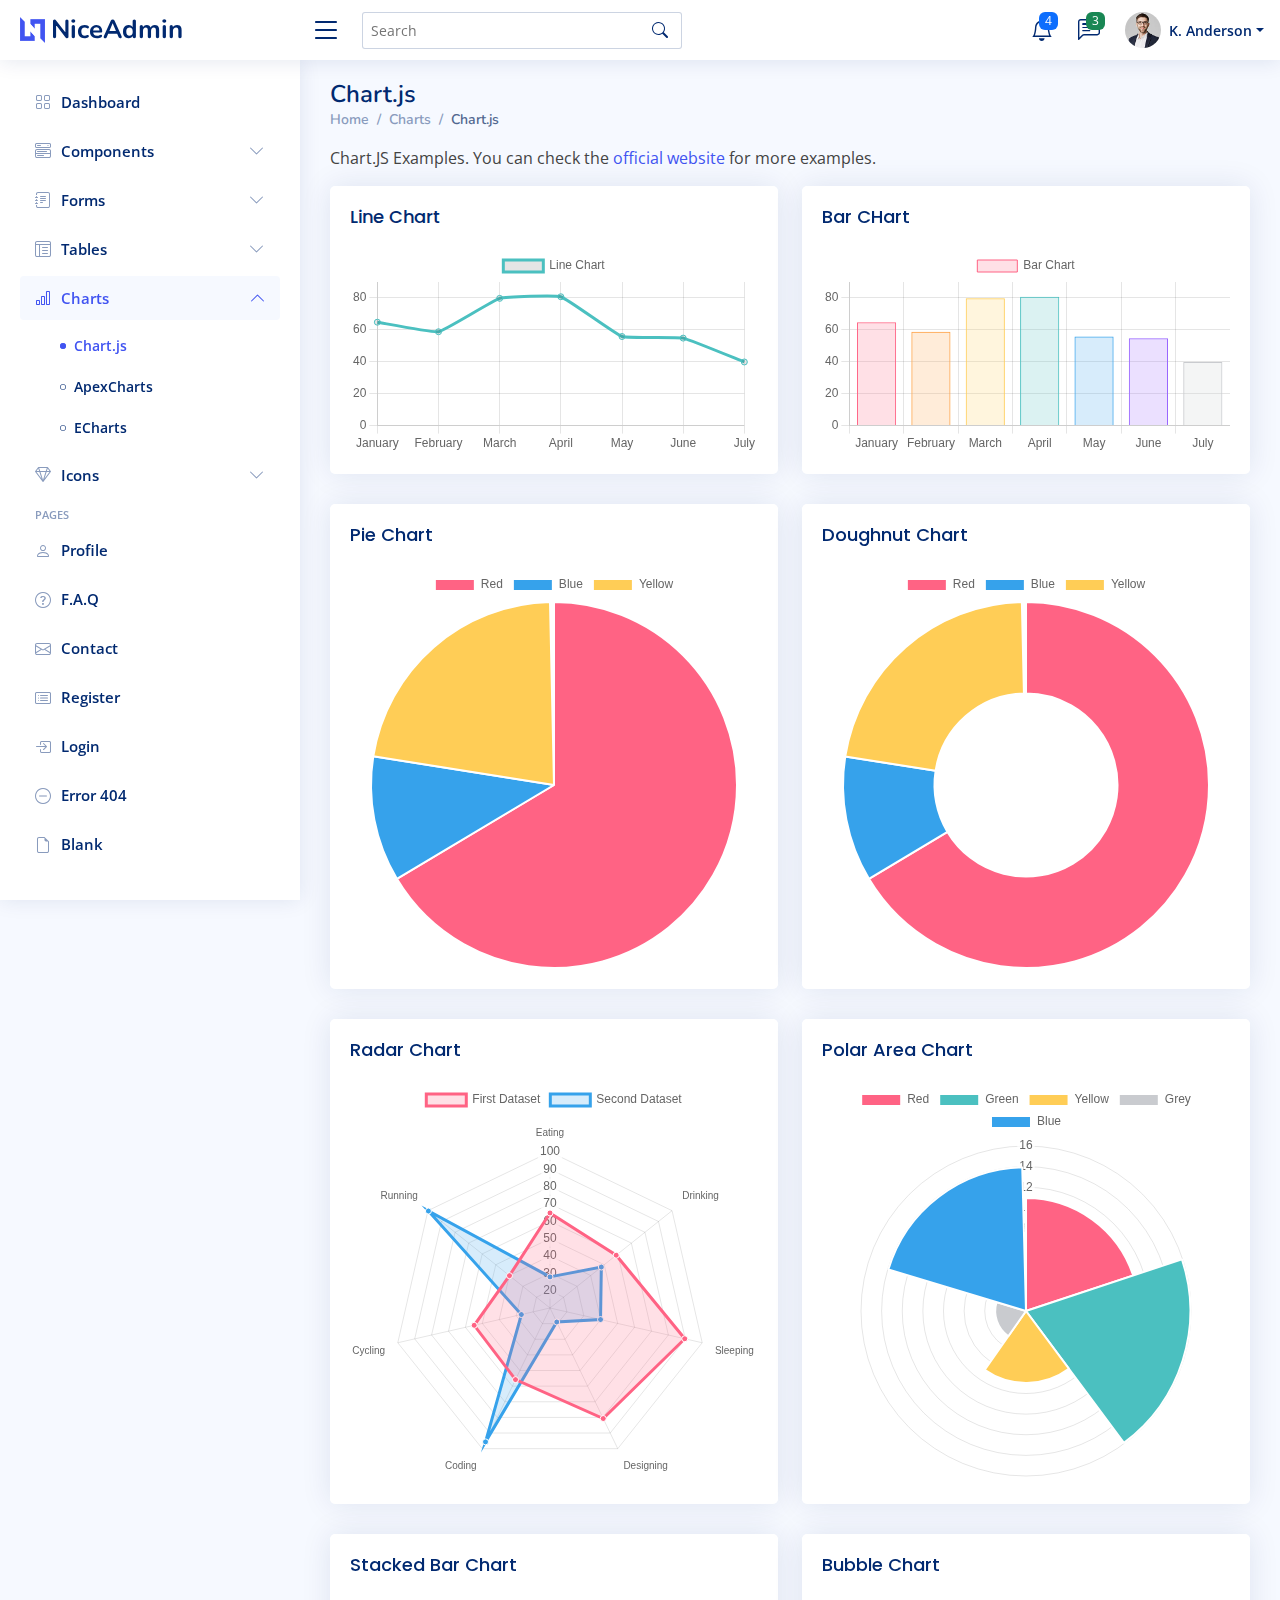
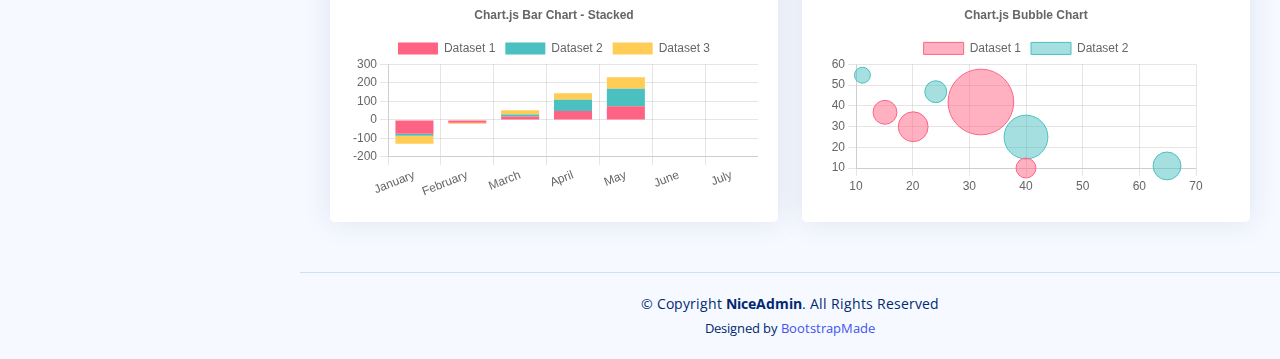
<file: NiceAdmin/charts-chartjs.html>
<!DOCTYPE html>
<html lang="en">

<head>
  <meta charset="utf-8">
  <meta content="width=device-width, initial-scale=1.0" name="viewport">

  <title>Charts / Chart.js - NiceAdmin Bootstrap Template</title>
  <meta content="" name="description">
  <meta content="" name="keywords">

  <!-- Favicons -->
  <link href="assets/img/favicon.png" rel="icon">
  <link href="assets/img/apple-touch-icon.png" rel="apple-touch-icon">

  <!-- Google Fonts -->
  <link href="https://fonts.gstatic.com" rel="preconnect">
  <link href="https://fonts.googleapis.com/css?family=Open+Sans:300,300i,400,400i,600,600i,700,700i|Nunito:300,300i,400,400i,600,600i,700,700i|Poppins:300,300i,400,400i,500,500i,600,600i,700,700i" rel="stylesheet">

  <!-- Vendor CSS Files -->
  <link href="assets/vendor/bootstrap/css/bootstrap.min.css" rel="stylesheet">
  <link href="assets/vendor/bootstrap-icons/bootstrap-icons.css" rel="stylesheet">
  <link href="assets/vendor/boxicons/css/boxicons.min.css" rel="stylesheet">
  <link href="assets/vendor/quill/quill.snow.css" rel="stylesheet">
  <link href="assets/vendor/quill/quill.bubble.css" rel="stylesheet">
  <link href="assets/vendor/remixicon/remixicon.css" rel="stylesheet">
  <link href="assets/vendor/simple-datatables/style.css" rel="stylesheet">

  <!-- Template Main CSS File -->
  <link href="assets/css/style.css" rel="stylesheet">

  <!-- =======================================================
  * Template Name: NiceAdmin
  * Updated: May 30 2023 with Bootstrap v5.3.0
  * Template URL: https://bootstrapmade.com/nice-admin-bootstrap-admin-html-template/
  * Author: BootstrapMade.com
  * License: https://bootstrapmade.com/license/
  ======================================================== -->
</head>

<body>

  <!-- ======= Header ======= -->
  <header id="header" class="header fixed-top d-flex align-items-center">

    <div class="d-flex align-items-center justify-content-between">
      <a href="index.html" class="logo d-flex align-items-center">
        <img src="assets/img/logo.png" alt="">
        <span class="d-none d-lg-block">NiceAdmin</span>
      </a>
      <i class="bi bi-list toggle-sidebar-btn"></i>
    </div><!-- End Logo -->

    <div class="search-bar">
      <form class="search-form d-flex align-items-center" method="POST" action="#">
        <input type="text" name="query" placeholder="Search" title="Enter search keyword">
        <button type="submit" title="Search"><i class="bi bi-search"></i></button>
      </form>
    </div><!-- End Search Bar -->

    <nav class="header-nav ms-auto">
      <ul class="d-flex align-items-center">

        <li class="nav-item d-block d-lg-none">
          <a class="nav-link nav-icon search-bar-toggle " href="#">
            <i class="bi bi-search"></i>
          </a>
        </li><!-- End Search Icon-->

        <li class="nav-item dropdown">

          <a class="nav-link nav-icon" href="#" data-bs-toggle="dropdown">
            <i class="bi bi-bell"></i>
            <span class="badge bg-primary badge-number">4</span>
          </a><!-- End Notification Icon -->

          <ul class="dropdown-menu dropdown-menu-end dropdown-menu-arrow notifications">
            <li class="dropdown-header">
              You have 4 new notifications
              <a href="#"><span class="badge rounded-pill bg-primary p-2 ms-2">View all</span></a>
            </li>
            <li>
              <hr class="dropdown-divider">
            </li>

            <li class="notification-item">
              <i class="bi bi-exclamation-circle text-warning"></i>
              <div>
                <h4>Lorem Ipsum</h4>
                <p>Quae dolorem earum veritatis oditseno</p>
                <p>30 min. ago</p>
              </div>
            </li>

            <li>
              <hr class="dropdown-divider">
            </li>

            <li class="notification-item">
              <i class="bi bi-x-circle text-danger"></i>
              <div>
                <h4>Atque rerum nesciunt</h4>
                <p>Quae dolorem earum veritatis oditseno</p>
                <p>1 hr. ago</p>
              </div>
            </li>

            <li>
              <hr class="dropdown-divider">
            </li>

            <li class="notification-item">
              <i class="bi bi-check-circle text-success"></i>
              <div>
                <h4>Sit rerum fuga</h4>
                <p>Quae dolorem earum veritatis oditseno</p>
                <p>2 hrs. ago</p>
              </div>
            </li>

            <li>
              <hr class="dropdown-divider">
            </li>

            <li class="notification-item">
              <i class="bi bi-info-circle text-primary"></i>
              <div>
                <h4>Dicta reprehenderit</h4>
                <p>Quae dolorem earum veritatis oditseno</p>
                <p>4 hrs. ago</p>
              </div>
            </li>

            <li>
              <hr class="dropdown-divider">
            </li>
            <li class="dropdown-footer">
              <a href="#">Show all notifications</a>
            </li>

          </ul><!-- End Notification Dropdown Items -->

        </li><!-- End Notification Nav -->

        <li class="nav-item dropdown">

          <a class="nav-link nav-icon" href="#" data-bs-toggle="dropdown">
            <i class="bi bi-chat-left-text"></i>
            <span class="badge bg-success badge-number">3</span>
          </a><!-- End Messages Icon -->

          <ul class="dropdown-menu dropdown-menu-end dropdown-menu-arrow messages">
            <li class="dropdown-header">
              You have 3 new messages
              <a href="#"><span class="badge rounded-pill bg-primary p-2 ms-2">View all</span></a>
            </li>
            <li>
              <hr class="dropdown-divider">
            </li>

            <li class="message-item">
              <a href="#">
                <img src="assets/img/messages-1.jpg" alt="" class="rounded-circle">
                <div>
                  <h4>Maria Hudson</h4>
                  <p>Velit asperiores et ducimus soluta repudiandae labore officia est ut...</p>
                  <p>4 hrs. ago</p>
                </div>
              </a>
            </li>
            <li>
              <hr class="dropdown-divider">
            </li>

            <li class="message-item">
              <a href="#">
                <img src="assets/img/messages-2.jpg" alt="" class="rounded-circle">
                <div>
                  <h4>Anna Nelson</h4>
                  <p>Velit asperiores et ducimus soluta repudiandae labore officia est ut...</p>
                  <p>6 hrs. ago</p>
                </div>
              </a>
            </li>
            <li>
              <hr class="dropdown-divider">
            </li>

            <li class="message-item">
              <a href="#">
                <img src="assets/img/messages-3.jpg" alt="" class="rounded-circle">
                <div>
                  <h4>David Muldon</h4>
                  <p>Velit asperiores et ducimus soluta repudiandae labore officia est ut...</p>
                  <p>8 hrs. ago</p>
                </div>
              </a>
            </li>
            <li>
              <hr class="dropdown-divider">
            </li>

            <li class="dropdown-footer">
              <a href="#">Show all messages</a>
            </li>

          </ul><!-- End Messages Dropdown Items -->

        </li><!-- End Messages Nav -->

        <li class="nav-item dropdown pe-3">

          <a class="nav-link nav-profile d-flex align-items-center pe-0" href="#" data-bs-toggle="dropdown">
            <img src="assets/img/profile-img.jpg" alt="Profile" class="rounded-circle">
            <span class="d-none d-md-block dropdown-toggle ps-2">K. Anderson</span>
          </a><!-- End Profile Iamge Icon -->

          <ul class="dropdown-menu dropdown-menu-end dropdown-menu-arrow profile">
            <li class="dropdown-header">
              <h6>Kevin Anderson</h6>
              <span>Web Designer</span>
            </li>
            <li>
              <hr class="dropdown-divider">
            </li>

            <li>
              <a class="dropdown-item d-flex align-items-center" href="users-profile.html">
                <i class="bi bi-person"></i>
                <span>My Profile</span>
              </a>
            </li>
            <li>
              <hr class="dropdown-divider">
            </li>

            <li>
              <a class="dropdown-item d-flex align-items-center" href="users-profile.html">
                <i class="bi bi-gear"></i>
                <span>Account Settings</span>
              </a>
            </li>
            <li>
              <hr class="dropdown-divider">
            </li>

            <li>
              <a class="dropdown-item d-flex align-items-center" href="pages-faq.html">
                <i class="bi bi-question-circle"></i>
                <span>Need Help?</span>
              </a>
            </li>
            <li>
              <hr class="dropdown-divider">
            </li>

            <li>
              <a class="dropdown-item d-flex align-items-center" href="#">
                <i class="bi bi-box-arrow-right"></i>
                <span>Sign Out</span>
              </a>
            </li>

          </ul><!-- End Profile Dropdown Items -->
        </li><!-- End Profile Nav -->

      </ul>
    </nav><!-- End Icons Navigation -->

  </header><!-- End Header -->

  <!-- ======= Sidebar ======= -->
  <aside id="sidebar" class="sidebar">

    <ul class="sidebar-nav" id="sidebar-nav">

      <li class="nav-item">
        <a class="nav-link collapsed" href="index.html">
          <i class="bi bi-grid"></i>
          <span>Dashboard</span>
        </a>
      </li><!-- End Dashboard Nav -->

      <li class="nav-item">
        <a class="nav-link collapsed" data-bs-target="#components-nav" data-bs-toggle="collapse" href="#">
          <i class="bi bi-menu-button-wide"></i><span>Components</span><i class="bi bi-chevron-down ms-auto"></i>
        </a>
        <ul id="components-nav" class="nav-content collapse " data-bs-parent="#sidebar-nav">
          <li>
            <a href="components-alerts.html">
              <i class="bi bi-circle"></i><span>Alerts</span>
            </a>
          </li>
          <li>
            <a href="components-accordion.html">
              <i class="bi bi-circle"></i><span>Accordion</span>
            </a>
          </li>
          <li>
            <a href="components-badges.html">
              <i class="bi bi-circle"></i><span>Badges</span>
            </a>
          </li>
          <li>
            <a href="components-breadcrumbs.html">
              <i class="bi bi-circle"></i><span>Breadcrumbs</span>
            </a>
          </li>
          <li>
            <a href="components-buttons.html">
              <i class="bi bi-circle"></i><span>Buttons</span>
            </a>
          </li>
          <li>
            <a href="components-cards.html">
              <i class="bi bi-circle"></i><span>Cards</span>
            </a>
          </li>
          <li>
            <a href="components-carousel.html">
              <i class="bi bi-circle"></i><span>Carousel</span>
            </a>
          </li>
          <li>
            <a href="components-list-group.html">
              <i class="bi bi-circle"></i><span>List group</span>
            </a>
          </li>
          <li>
            <a href="components-modal.html">
              <i class="bi bi-circle"></i><span>Modal</span>
            </a>
          </li>
          <li>
            <a href="components-tabs.html">
              <i class="bi bi-circle"></i><span>Tabs</span>
            </a>
          </li>
          <li>
            <a href="components-pagination.html">
              <i class="bi bi-circle"></i><span>Pagination</span>
            </a>
          </li>
          <li>
            <a href="components-progress.html">
              <i class="bi bi-circle"></i><span>Progress</span>
            </a>
          </li>
          <li>
            <a href="components-spinners.html">
              <i class="bi bi-circle"></i><span>Spinners</span>
            </a>
          </li>
          <li>
            <a href="components-tooltips.html">
              <i class="bi bi-circle"></i><span>Tooltips</span>
            </a>
          </li>
        </ul>
      </li><!-- End Components Nav -->

      <li class="nav-item">
        <a class="nav-link collapsed" data-bs-target="#forms-nav" data-bs-toggle="collapse" href="#">
          <i class="bi bi-journal-text"></i><span>Forms</span><i class="bi bi-chevron-down ms-auto"></i>
        </a>
        <ul id="forms-nav" class="nav-content collapse " data-bs-parent="#sidebar-nav">
          <li>
            <a href="forms-elements.html">
              <i class="bi bi-circle"></i><span>Form Elements</span>
            </a>
          </li>
          <li>
            <a href="forms-layouts.html">
              <i class="bi bi-circle"></i><span>Form Layouts</span>
            </a>
          </li>
          <li>
            <a href="forms-editors.html">
              <i class="bi bi-circle"></i><span>Form Editors</span>
            </a>
          </li>
          <li>
            <a href="forms-validation.html">
              <i class="bi bi-circle"></i><span>Form Validation</span>
            </a>
          </li>
        </ul>
      </li><!-- End Forms Nav -->

      <li class="nav-item">
        <a class="nav-link collapsed" data-bs-target="#tables-nav" data-bs-toggle="collapse" href="#">
          <i class="bi bi-layout-text-window-reverse"></i><span>Tables</span><i class="bi bi-chevron-down ms-auto"></i>
        </a>
        <ul id="tables-nav" class="nav-content collapse " data-bs-parent="#sidebar-nav">
          <li>
            <a href="tables-general.html">
              <i class="bi bi-circle"></i><span>General Tables</span>
            </a>
          </li>
          <li>
            <a href="tables-data.html">
              <i class="bi bi-circle"></i><span>Data Tables</span>
            </a>
          </li>
        </ul>
      </li><!-- End Tables Nav -->

      <li class="nav-item">
        <a class="nav-link " data-bs-target="#charts-nav" data-bs-toggle="collapse" href="#">
          <i class="bi bi-bar-chart"></i><span>Charts</span><i class="bi bi-chevron-down ms-auto"></i>
        </a>
        <ul id="charts-nav" class="nav-content collapse show" data-bs-parent="#sidebar-nav">
          <li>
            <a href="charts-chartjs.html" class="active">
              <i class="bi bi-circle"></i><span>Chart.js</span>
            </a>
          </li>
          <li>
            <a href="charts-apexcharts.html">
              <i class="bi bi-circle"></i><span>ApexCharts</span>
            </a>
          </li>
          <li>
            <a href="charts-echarts.html">
              <i class="bi bi-circle"></i><span>ECharts</span>
            </a>
          </li>
        </ul>
      </li><!-- End Charts Nav -->

      <li class="nav-item">
        <a class="nav-link collapsed" data-bs-target="#icons-nav" data-bs-toggle="collapse" href="#">
          <i class="bi bi-gem"></i><span>Icons</span><i class="bi bi-chevron-down ms-auto"></i>
        </a>
        <ul id="icons-nav" class="nav-content collapse " data-bs-parent="#sidebar-nav">
          <li>
            <a href="icons-bootstrap.html">
              <i class="bi bi-circle"></i><span>Bootstrap Icons</span>
            </a>
          </li>
          <li>
            <a href="icons-remix.html">
              <i class="bi bi-circle"></i><span>Remix Icons</span>
            </a>
          </li>
          <li>
            <a href="icons-boxicons.html">
              <i class="bi bi-circle"></i><span>Boxicons</span>
            </a>
          </li>
        </ul>
      </li><!-- End Icons Nav -->

      <li class="nav-heading">Pages</li>

      <li class="nav-item">
        <a class="nav-link collapsed" href="users-profile.html">
          <i class="bi bi-person"></i>
          <span>Profile</span>
        </a>
      </li><!-- End Profile Page Nav -->

      <li class="nav-item">
        <a class="nav-link collapsed" href="pages-faq.html">
          <i class="bi bi-question-circle"></i>
          <span>F.A.Q</span>
        </a>
      </li><!-- End F.A.Q Page Nav -->

      <li class="nav-item">
        <a class="nav-link collapsed" href="pages-contact.html">
          <i class="bi bi-envelope"></i>
          <span>Contact</span>
        </a>
      </li><!-- End Contact Page Nav -->

      <li class="nav-item">
        <a class="nav-link collapsed" href="pages-register.html">
          <i class="bi bi-card-list"></i>
          <span>Register</span>
        </a>
      </li><!-- End Register Page Nav -->

      <li class="nav-item">
        <a class="nav-link collapsed" href="pages-login.html">
          <i class="bi bi-box-arrow-in-right"></i>
          <span>Login</span>
        </a>
      </li><!-- End Login Page Nav -->

      <li class="nav-item">
        <a class="nav-link collapsed" href="pages-error-404.html">
          <i class="bi bi-dash-circle"></i>
          <span>Error 404</span>
        </a>
      </li><!-- End Error 404 Page Nav -->

      <li class="nav-item">
        <a class="nav-link collapsed" href="pages-blank.html">
          <i class="bi bi-file-earmark"></i>
          <span>Blank</span>
        </a>
      </li><!-- End Blank Page Nav -->

    </ul>

  </aside><!-- End Sidebar-->

  <main id="main" class="main">

    <div class="pagetitle">
      <h1>Chart.js</h1>
      <nav>
        <ol class="breadcrumb">
          <li class="breadcrumb-item"><a href="index.html">Home</a></li>
          <li class="breadcrumb-item">Charts</li>
          <li class="breadcrumb-item active">Chart.js</li>
        </ol>
      </nav>
    </div><!-- End Page Title -->

    <p>Chart.JS Examples. You can check the <a href="https://www.chartjs.org/docs/latest/samples/" target="_blank">official website</a> for more examples.</p>

    <section class="section">
      <div class="row">

        <div class="col-lg-6">
          <div class="card">
            <div class="card-body">
              <h5 class="card-title">Line Chart</h5>

              <!-- Line Chart -->
              <canvas id="lineChart" style="max-height: 400px;"></canvas>
              <script>
                document.addEventListener("DOMContentLoaded", () => {
                  new Chart(document.querySelector('#lineChart'), {
                    type: 'line',
                    data: {
                      labels: ['January', 'February', 'March', 'April', 'May', 'June', 'July'],
                      datasets: [{
                        label: 'Line Chart',
                        data: [65, 59, 80, 81, 56, 55, 40],
                        fill: false,
                        borderColor: 'rgb(75, 192, 192)',
                        tension: 0.1
                      }]
                    },
                    options: {
                      scales: {
                        y: {
                          beginAtZero: true
                        }
                      }
                    }
                  });
                });
              </script>
              <!-- End Line CHart -->

            </div>
          </div>
        </div>

        <div class="col-lg-6">
          <div class="card">
            <div class="card-body">
              <h5 class="card-title">Bar CHart</h5>

              <!-- Bar Chart -->
              <canvas id="barChart" style="max-height: 400px;"></canvas>
              <script>
                document.addEventListener("DOMContentLoaded", () => {
                  new Chart(document.querySelector('#barChart'), {
                    type: 'bar',
                    data: {
                      labels: ['January', 'February', 'March', 'April', 'May', 'June', 'July'],
                      datasets: [{
                        label: 'Bar Chart',
                        data: [65, 59, 80, 81, 56, 55, 40],
                        backgroundColor: [
                          'rgba(255, 99, 132, 0.2)',
                          'rgba(255, 159, 64, 0.2)',
                          'rgba(255, 205, 86, 0.2)',
                          'rgba(75, 192, 192, 0.2)',
                          'rgba(54, 162, 235, 0.2)',
                          'rgba(153, 102, 255, 0.2)',
                          'rgba(201, 203, 207, 0.2)'
                        ],
                        borderColor: [
                          'rgb(255, 99, 132)',
                          'rgb(255, 159, 64)',
                          'rgb(255, 205, 86)',
                          'rgb(75, 192, 192)',
                          'rgb(54, 162, 235)',
                          'rgb(153, 102, 255)',
                          'rgb(201, 203, 207)'
                        ],
                        borderWidth: 1
                      }]
                    },
                    options: {
                      scales: {
                        y: {
                          beginAtZero: true
                        }
                      }
                    }
                  });
                });
              </script>
              <!-- End Bar CHart -->

            </div>
          </div>
        </div>

        <div class="col-lg-6">
          <div class="card">
            <div class="card-body">
              <h5 class="card-title">Pie Chart</h5>

              <!-- Pie Chart -->
              <canvas id="pieChart" style="max-height: 400px;"></canvas>
              <script>
                document.addEventListener("DOMContentLoaded", () => {
                  new Chart(document.querySelector('#pieChart'), {
                    type: 'pie',
                    data: {
                      labels: [
                        'Red',
                        'Blue',
                        'Yellow'
                      ],
                      datasets: [{
                        label: 'My First Dataset',
                        data: [300, 50, 100],
                        backgroundColor: [
                          'rgb(255, 99, 132)',
                          'rgb(54, 162, 235)',
                          'rgb(255, 205, 86)'
                        ],
                        hoverOffset: 4
                      }]
                    }
                  });
                });
              </script>
              <!-- End Pie CHart -->

            </div>
          </div>
        </div>

        <div class="col-lg-6">
          <div class="card">
            <div class="card-body">
              <h5 class="card-title">Doughnut Chart</h5>

              <!-- Doughnut Chart -->
              <canvas id="doughnutChart" style="max-height: 400px;"></canvas>
              <script>
                document.addEventListener("DOMContentLoaded", () => {
                  new Chart(document.querySelector('#doughnutChart'), {
                    type: 'doughnut',
                    data: {
                      labels: [
                        'Red',
                        'Blue',
                        'Yellow'
                      ],
                      datasets: [{
                        label: 'My First Dataset',
                        data: [300, 50, 100],
                        backgroundColor: [
                          'rgb(255, 99, 132)',
                          'rgb(54, 162, 235)',
                          'rgb(255, 205, 86)'
                        ],
                        hoverOffset: 4
                      }]
                    }
                  });
                });
              </script>
              <!-- End Doughnut CHart -->

            </div>
          </div>
        </div>

        <div class="col-lg-6">
          <div class="card">
            <div class="card-body">
              <h5 class="card-title">Radar Chart</h5>

              <!-- Radar Chart -->
              <canvas id="radarChart" style="max-height: 400px;"></canvas>
              <script>
                document.addEventListener("DOMContentLoaded", () => {
                  new Chart(document.querySelector('#radarChart'), {
                    type: 'radar',
                    data: {
                      labels: [
                        'Eating',
                        'Drinking',
                        'Sleeping',
                        'Designing',
                        'Coding',
                        'Cycling',
                        'Running'
                      ],
                      datasets: [{
                        label: 'First Dataset',
                        data: [65, 59, 90, 81, 56, 55, 40],
                        fill: true,
                        backgroundColor: 'rgba(255, 99, 132, 0.2)',
                        borderColor: 'rgb(255, 99, 132)',
                        pointBackgroundColor: 'rgb(255, 99, 132)',
                        pointBorderColor: '#fff',
                        pointHoverBackgroundColor: '#fff',
                        pointHoverBorderColor: 'rgb(255, 99, 132)'
                      }, {
                        label: 'Second Dataset',
                        data: [28, 48, 40, 19, 96, 27, 100],
                        fill: true,
                        backgroundColor: 'rgba(54, 162, 235, 0.2)',
                        borderColor: 'rgb(54, 162, 235)',
                        pointBackgroundColor: 'rgb(54, 162, 235)',
                        pointBorderColor: '#fff',
                        pointHoverBackgroundColor: '#fff',
                        pointHoverBorderColor: 'rgb(54, 162, 235)'
                      }]
                    },
                    options: {
                      elements: {
                        line: {
                          borderWidth: 3
                        }
                      }
                    }
                  });
                });
              </script>
              <!-- End Radar CHart -->

            </div>
          </div>
        </div>

        <div class="col-lg-6">
          <div class="card">
            <div class="card-body">
              <h5 class="card-title">Polar Area Chart</h5>

              <!-- Polar Area Chart -->
              <canvas id="polarAreaChart" style="max-height: 400px;"></canvas>
              <script>
                document.addEventListener("DOMContentLoaded", () => {
                  new Chart(document.querySelector('#polarAreaChart'), {
                    type: 'polarArea',
                    data: {
                      labels: [
                        'Red',
                        'Green',
                        'Yellow',
                        'Grey',
                        'Blue'
                      ],
                      datasets: [{
                        label: 'My First Dataset',
                        data: [11, 16, 7, 3, 14],
                        backgroundColor: [
                          'rgb(255, 99, 132)',
                          'rgb(75, 192, 192)',
                          'rgb(255, 205, 86)',
                          'rgb(201, 203, 207)',
                          'rgb(54, 162, 235)'
                        ]
                      }]
                    }
                  });
                });
              </script>
              <!-- End Polar Area Chart -->

            </div>
          </div>
        </div>

        <div class="col-lg-6">
          <div class="card">
            <div class="card-body">
              <h5 class="card-title">Stacked Bar Chart</h5>

              <!-- Stacked Bar Chart -->
              <canvas id="stakedBarChart" style="max-height: 400px;"></canvas>
              <script>
                document.addEventListener("DOMContentLoaded", () => {
                  new Chart(document.querySelector('#stakedBarChart'), {
                    type: 'bar',
                    data: {
                      labels: ['January', 'February', 'March', 'April', 'May', 'June', 'July'],
                      datasets: [{
                          label: 'Dataset 1',
                          data: [-75, -15, 18, 48, 74],
                          backgroundColor: 'rgb(255, 99, 132)',
                        },
                        {
                          label: 'Dataset 2',
                          data: [-11, -1, 12, 62, 95],
                          backgroundColor: 'rgb(75, 192, 192)',
                        },
                        {
                          label: 'Dataset 3',
                          data: [-44, -5, 22, 35, 62],
                          backgroundColor: 'rgb(255, 205, 86)',
                        },
                      ]
                    },
                    options: {
                      plugins: {
                        title: {
                          display: true,
                          text: 'Chart.js Bar Chart - Stacked'
                        },
                      },
                      responsive: true,
                      scales: {
                        x: {
                          stacked: true,
                        },
                        y: {
                          stacked: true
                        }
                      }
                    }
                  });
                });
              </script>
              <!-- End Stacked Bar Chart -->

            </div>
          </div>
        </div>

        <div class="col-lg-6">
          <div class="card">
            <div class="card-body">
              <h5 class="card-title">Bubble Chart</h5>

              <!-- Bubble Chart -->
              <canvas id="bubbleChart" style="max-height: 400px;"></canvas>
              <script>
                document.addEventListener("DOMContentLoaded", () => {
                  new Chart(document.querySelector('#bubbleChart'), {
                    type: 'bubble',
                    data: {
                      labels: ['January', 'February', 'March', 'April', 'May', 'June', 'July'],
                      datasets: [{
                          label: 'Dataset 1',
                          data: [{
                              x: 20,
                              y: 30,
                              r: 15
                            },
                            {
                              x: 40,
                              y: 10,
                              r: 10
                            },
                            {
                              x: 15,
                              y: 37,
                              r: 12
                            },
                            {
                              x: 32,
                              y: 42,
                              r: 33
                            }
                          ],
                          borderColor: 'rgb(255, 99, 132)',
                          backgroundColor: 'rgba(255, 99, 132, 0.5)'
                        },
                        {
                          label: 'Dataset 2',
                          data: [{
                              x: 40,
                              y: 25,
                              r: 22
                            },
                            {
                              x: 24,
                              y: 47,
                              r: 11
                            },
                            {
                              x: 65,
                              y: 11,
                              r: 14
                            },
                            {
                              x: 11,
                              y: 55,
                              r: 8
                            }
                          ],
                          borderColor: 'rgb(75, 192, 192)',
                          backgroundColor: 'rgba(75, 192, 192, 0.5)'
                        }
                      ]
                    },
                    options: {
                      responsive: true,
                      plugins: {
                        legend: {
                          position: 'top',
                        },
                        title: {
                          display: true,
                          text: 'Chart.js Bubble Chart'
                        }
                      }
                    }
                  });
                });
              </script>
              <!-- End Bubble Chart -->

            </div>
          </div>
        </div>

      </div>
    </section>

  </main><!-- End #main -->

  <!-- ======= Footer ======= -->
  <footer id="footer" class="footer">
    <div class="copyright">
      &copy; Copyright <strong><span>NiceAdmin</span></strong>. All Rights Reserved
    </div>
    <div class="credits">
      <!-- All the links in the footer should remain intact. -->
      <!-- You can delete the links only if you purchased the pro version. -->
      <!-- Licensing information: https://bootstrapmade.com/license/ -->
      <!-- Purchase the pro version with working PHP/AJAX contact form: https://bootstrapmade.com/nice-admin-bootstrap-admin-html-template/ -->
      Designed by <a href="https://bootstrapmade.com/">BootstrapMade</a>
    </div>
  </footer><!-- End Footer -->

  <a href="#" class="back-to-top d-flex align-items-center justify-content-center"><i class="bi bi-arrow-up-short"></i></a>

  <!-- Vendor JS Files -->
  <script src="assets/vendor/apexcharts/apexcharts.min.js"></script>
  <script src="assets/vendor/bootstrap/js/bootstrap.bundle.min.js"></script>
  <script src="assets/vendor/chart.js/chart.umd.js"></script>
  <script src="assets/vendor/echarts/echarts.min.js"></script>
  <script src="assets/vendor/quill/quill.min.js"></script>
  <script src="assets/vendor/simple-datatables/simple-datatables.js"></script>
  <script src="assets/vendor/tinymce/tinymce.min.js"></script>
  <script src="assets/vendor/php-email-form/validate.js"></script>

  <!-- Template Main JS File -->
  <script src="assets/js/main.js"></script>

</body>

</html>
</file>
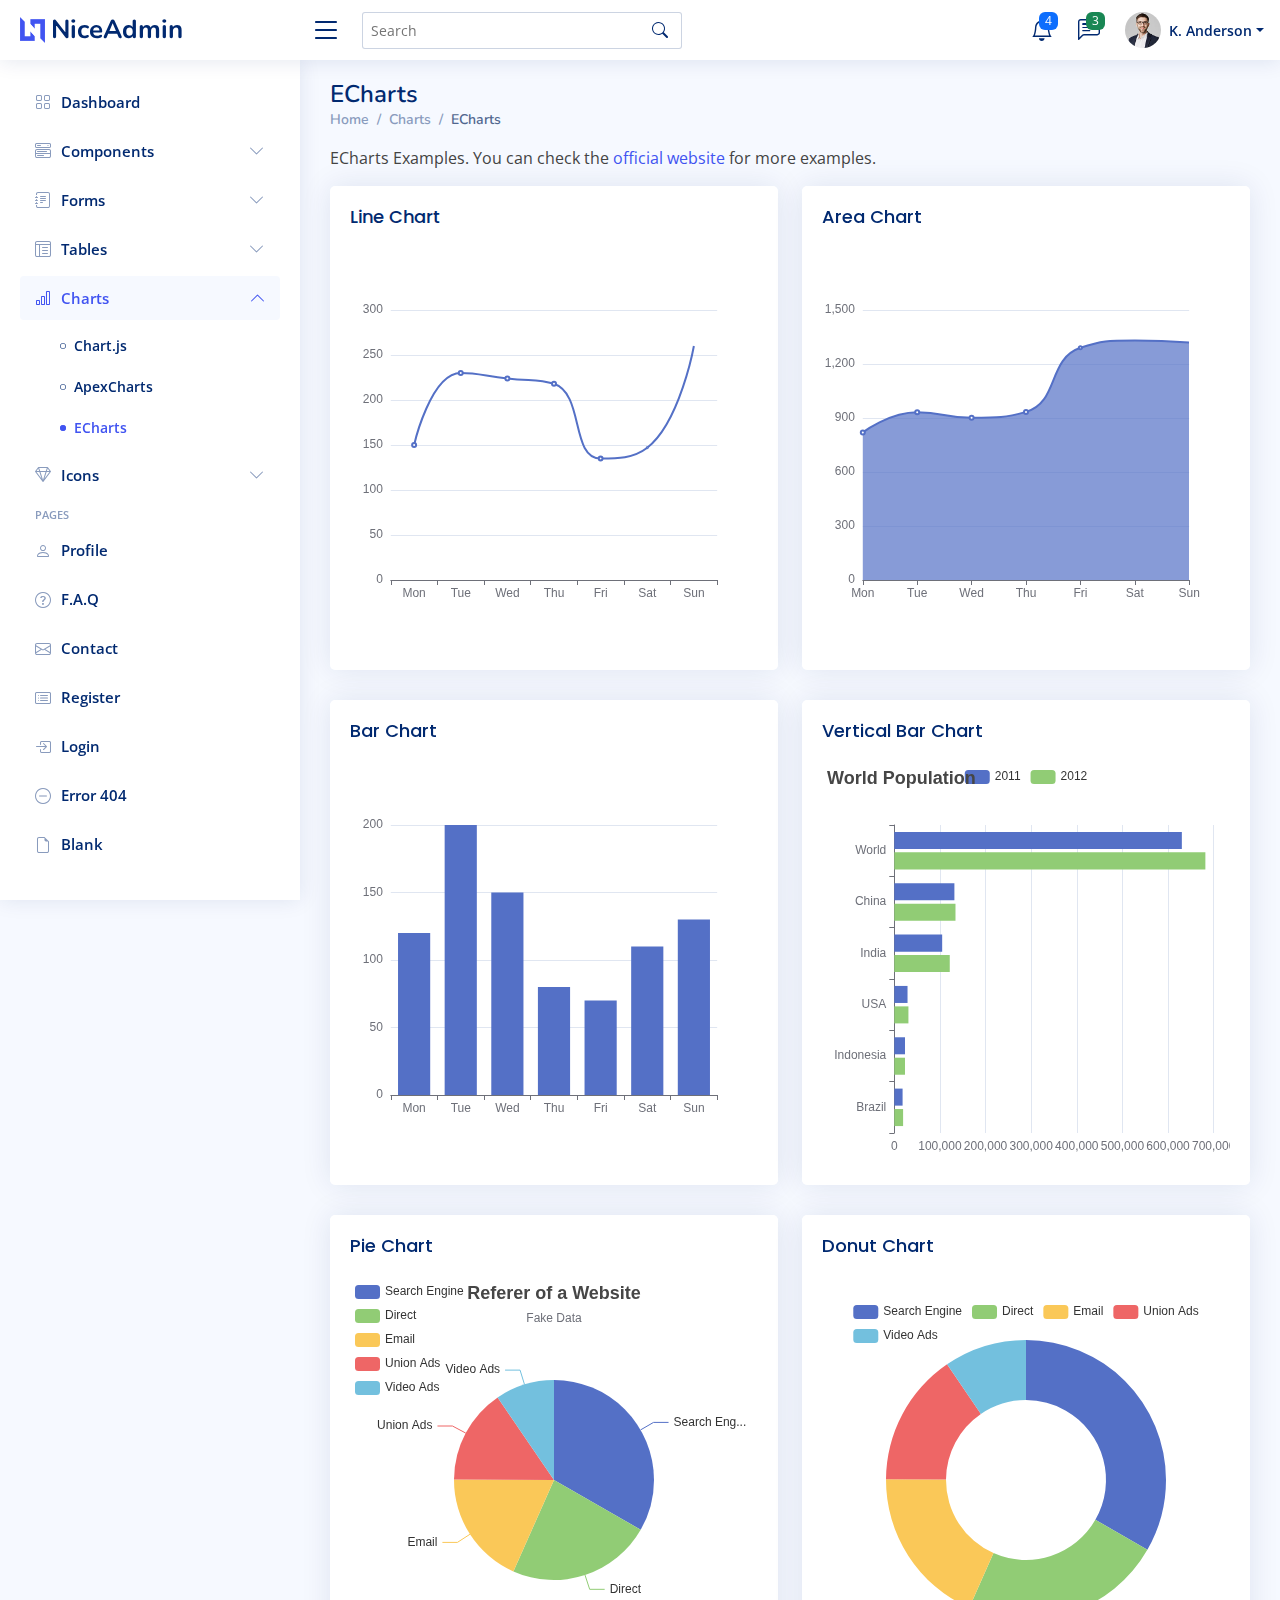
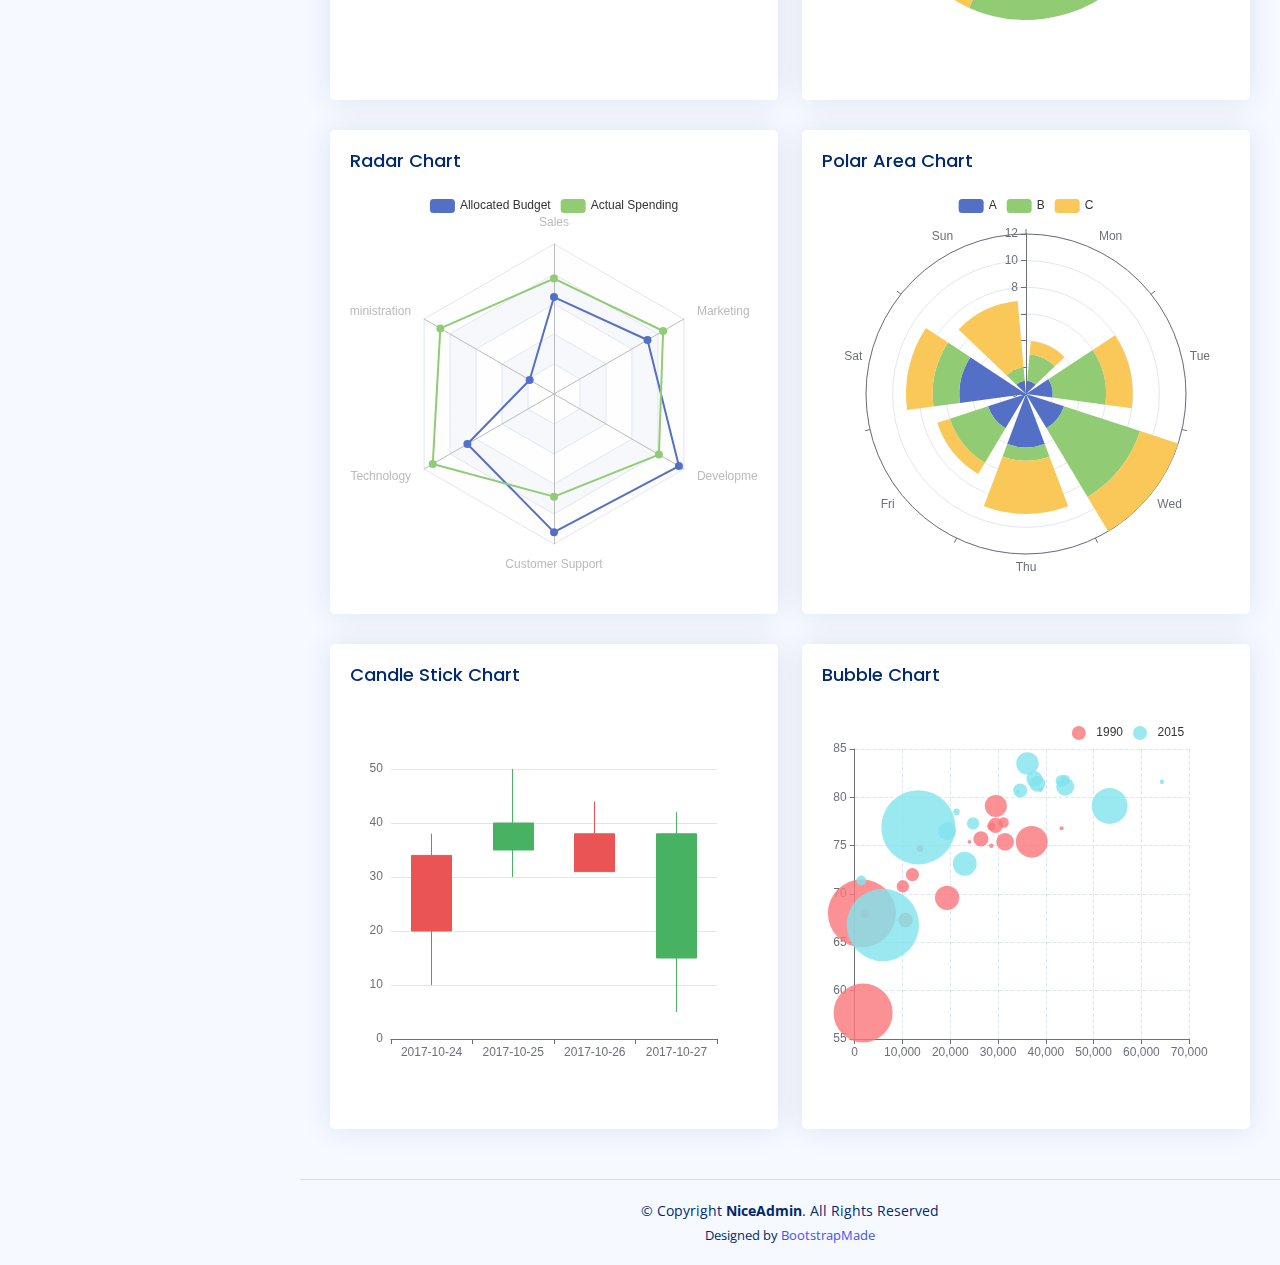
<file: NiceAdmin/charts-echarts.html>
<!DOCTYPE html>
<html lang="en">

<head>
  <meta charset="utf-8">
  <meta content="width=device-width, initial-scale=1.0" name="viewport">

  <title>Charts / ECharts - NiceAdmin Bootstrap Template</title>
  <meta content="" name="description">
  <meta content="" name="keywords">

  <!-- Favicons -->
  <link href="assets/img/favicon.png" rel="icon">
  <link href="assets/img/apple-touch-icon.png" rel="apple-touch-icon">

  <!-- Google Fonts -->
  <link href="https://fonts.gstatic.com" rel="preconnect">
  <link href="https://fonts.googleapis.com/css?family=Open+Sans:300,300i,400,400i,600,600i,700,700i|Nunito:300,300i,400,400i,600,600i,700,700i|Poppins:300,300i,400,400i,500,500i,600,600i,700,700i" rel="stylesheet">

  <!-- Vendor CSS Files -->
  <link href="assets/vendor/bootstrap/css/bootstrap.min.css" rel="stylesheet">
  <link href="assets/vendor/bootstrap-icons/bootstrap-icons.css" rel="stylesheet">
  <link href="assets/vendor/boxicons/css/boxicons.min.css" rel="stylesheet">
  <link href="assets/vendor/quill/quill.snow.css" rel="stylesheet">
  <link href="assets/vendor/quill/quill.bubble.css" rel="stylesheet">
  <link href="assets/vendor/remixicon/remixicon.css" rel="stylesheet">
  <link href="assets/vendor/simple-datatables/style.css" rel="stylesheet">

  <!-- Template Main CSS File -->
  <link href="assets/css/style.css" rel="stylesheet">

  <!-- =======================================================
  * Template Name: NiceAdmin
  * Updated: May 30 2023 with Bootstrap v5.3.0
  * Template URL: https://bootstrapmade.com/nice-admin-bootstrap-admin-html-template/
  * Author: BootstrapMade.com
  * License: https://bootstrapmade.com/license/
  ======================================================== -->
</head>

<body>

  <!-- ======= Header ======= -->
  <header id="header" class="header fixed-top d-flex align-items-center">

    <div class="d-flex align-items-center justify-content-between">
      <a href="index.html" class="logo d-flex align-items-center">
        <img src="assets/img/logo.png" alt="">
        <span class="d-none d-lg-block">NiceAdmin</span>
      </a>
      <i class="bi bi-list toggle-sidebar-btn"></i>
    </div><!-- End Logo -->

    <div class="search-bar">
      <form class="search-form d-flex align-items-center" method="POST" action="#">
        <input type="text" name="query" placeholder="Search" title="Enter search keyword">
        <button type="submit" title="Search"><i class="bi bi-search"></i></button>
      </form>
    </div><!-- End Search Bar -->

    <nav class="header-nav ms-auto">
      <ul class="d-flex align-items-center">

        <li class="nav-item d-block d-lg-none">
          <a class="nav-link nav-icon search-bar-toggle " href="#">
            <i class="bi bi-search"></i>
          </a>
        </li><!-- End Search Icon-->

        <li class="nav-item dropdown">

          <a class="nav-link nav-icon" href="#" data-bs-toggle="dropdown">
            <i class="bi bi-bell"></i>
            <span class="badge bg-primary badge-number">4</span>
          </a><!-- End Notification Icon -->

          <ul class="dropdown-menu dropdown-menu-end dropdown-menu-arrow notifications">
            <li class="dropdown-header">
              You have 4 new notifications
              <a href="#"><span class="badge rounded-pill bg-primary p-2 ms-2">View all</span></a>
            </li>
            <li>
              <hr class="dropdown-divider">
            </li>

            <li class="notification-item">
              <i class="bi bi-exclamation-circle text-warning"></i>
              <div>
                <h4>Lorem Ipsum</h4>
                <p>Quae dolorem earum veritatis oditseno</p>
                <p>30 min. ago</p>
              </div>
            </li>

            <li>
              <hr class="dropdown-divider">
            </li>

            <li class="notification-item">
              <i class="bi bi-x-circle text-danger"></i>
              <div>
                <h4>Atque rerum nesciunt</h4>
                <p>Quae dolorem earum veritatis oditseno</p>
                <p>1 hr. ago</p>
              </div>
            </li>

            <li>
              <hr class="dropdown-divider">
            </li>

            <li class="notification-item">
              <i class="bi bi-check-circle text-success"></i>
              <div>
                <h4>Sit rerum fuga</h4>
                <p>Quae dolorem earum veritatis oditseno</p>
                <p>2 hrs. ago</p>
              </div>
            </li>

            <li>
              <hr class="dropdown-divider">
            </li>

            <li class="notification-item">
              <i class="bi bi-info-circle text-primary"></i>
              <div>
                <h4>Dicta reprehenderit</h4>
                <p>Quae dolorem earum veritatis oditseno</p>
                <p>4 hrs. ago</p>
              </div>
            </li>

            <li>
              <hr class="dropdown-divider">
            </li>
            <li class="dropdown-footer">
              <a href="#">Show all notifications</a>
            </li>

          </ul><!-- End Notification Dropdown Items -->

        </li><!-- End Notification Nav -->

        <li class="nav-item dropdown">

          <a class="nav-link nav-icon" href="#" data-bs-toggle="dropdown">
            <i class="bi bi-chat-left-text"></i>
            <span class="badge bg-success badge-number">3</span>
          </a><!-- End Messages Icon -->

          <ul class="dropdown-menu dropdown-menu-end dropdown-menu-arrow messages">
            <li class="dropdown-header">
              You have 3 new messages
              <a href="#"><span class="badge rounded-pill bg-primary p-2 ms-2">View all</span></a>
            </li>
            <li>
              <hr class="dropdown-divider">
            </li>

            <li class="message-item">
              <a href="#">
                <img src="assets/img/messages-1.jpg" alt="" class="rounded-circle">
                <div>
                  <h4>Maria Hudson</h4>
                  <p>Velit asperiores et ducimus soluta repudiandae labore officia est ut...</p>
                  <p>4 hrs. ago</p>
                </div>
              </a>
            </li>
            <li>
              <hr class="dropdown-divider">
            </li>

            <li class="message-item">
              <a href="#">
                <img src="assets/img/messages-2.jpg" alt="" class="rounded-circle">
                <div>
                  <h4>Anna Nelson</h4>
                  <p>Velit asperiores et ducimus soluta repudiandae labore officia est ut...</p>
                  <p>6 hrs. ago</p>
                </div>
              </a>
            </li>
            <li>
              <hr class="dropdown-divider">
            </li>

            <li class="message-item">
              <a href="#">
                <img src="assets/img/messages-3.jpg" alt="" class="rounded-circle">
                <div>
                  <h4>David Muldon</h4>
                  <p>Velit asperiores et ducimus soluta repudiandae labore officia est ut...</p>
                  <p>8 hrs. ago</p>
                </div>
              </a>
            </li>
            <li>
              <hr class="dropdown-divider">
            </li>

            <li class="dropdown-footer">
              <a href="#">Show all messages</a>
            </li>

          </ul><!-- End Messages Dropdown Items -->

        </li><!-- End Messages Nav -->

        <li class="nav-item dropdown pe-3">

          <a class="nav-link nav-profile d-flex align-items-center pe-0" href="#" data-bs-toggle="dropdown">
            <img src="assets/img/profile-img.jpg" alt="Profile" class="rounded-circle">
            <span class="d-none d-md-block dropdown-toggle ps-2">K. Anderson</span>
          </a><!-- End Profile Iamge Icon -->

          <ul class="dropdown-menu dropdown-menu-end dropdown-menu-arrow profile">
            <li class="dropdown-header">
              <h6>Kevin Anderson</h6>
              <span>Web Designer</span>
            </li>
            <li>
              <hr class="dropdown-divider">
            </li>

            <li>
              <a class="dropdown-item d-flex align-items-center" href="users-profile.html">
                <i class="bi bi-person"></i>
                <span>My Profile</span>
              </a>
            </li>
            <li>
              <hr class="dropdown-divider">
            </li>

            <li>
              <a class="dropdown-item d-flex align-items-center" href="users-profile.html">
                <i class="bi bi-gear"></i>
                <span>Account Settings</span>
              </a>
            </li>
            <li>
              <hr class="dropdown-divider">
            </li>

            <li>
              <a class="dropdown-item d-flex align-items-center" href="pages-faq.html">
                <i class="bi bi-question-circle"></i>
                <span>Need Help?</span>
              </a>
            </li>
            <li>
              <hr class="dropdown-divider">
            </li>

            <li>
              <a class="dropdown-item d-flex align-items-center" href="#">
                <i class="bi bi-box-arrow-right"></i>
                <span>Sign Out</span>
              </a>
            </li>

          </ul><!-- End Profile Dropdown Items -->
        </li><!-- End Profile Nav -->

      </ul>
    </nav><!-- End Icons Navigation -->

  </header><!-- End Header -->

  <!-- ======= Sidebar ======= -->
  <aside id="sidebar" class="sidebar">

    <ul class="sidebar-nav" id="sidebar-nav">

      <li class="nav-item">
        <a class="nav-link collapsed" href="index.html">
          <i class="bi bi-grid"></i>
          <span>Dashboard</span>
        </a>
      </li><!-- End Dashboard Nav -->

      <li class="nav-item">
        <a class="nav-link collapsed" data-bs-target="#components-nav" data-bs-toggle="collapse" href="#">
          <i class="bi bi-menu-button-wide"></i><span>Components</span><i class="bi bi-chevron-down ms-auto"></i>
        </a>
        <ul id="components-nav" class="nav-content collapse " data-bs-parent="#sidebar-nav">
          <li>
            <a href="components-alerts.html">
              <i class="bi bi-circle"></i><span>Alerts</span>
            </a>
          </li>
          <li>
            <a href="components-accordion.html">
              <i class="bi bi-circle"></i><span>Accordion</span>
            </a>
          </li>
          <li>
            <a href="components-badges.html">
              <i class="bi bi-circle"></i><span>Badges</span>
            </a>
          </li>
          <li>
            <a href="components-breadcrumbs.html">
              <i class="bi bi-circle"></i><span>Breadcrumbs</span>
            </a>
          </li>
          <li>
            <a href="components-buttons.html">
              <i class="bi bi-circle"></i><span>Buttons</span>
            </a>
          </li>
          <li>
            <a href="components-cards.html">
              <i class="bi bi-circle"></i><span>Cards</span>
            </a>
          </li>
          <li>
            <a href="components-carousel.html">
              <i class="bi bi-circle"></i><span>Carousel</span>
            </a>
          </li>
          <li>
            <a href="components-list-group.html">
              <i class="bi bi-circle"></i><span>List group</span>
            </a>
          </li>
          <li>
            <a href="components-modal.html">
              <i class="bi bi-circle"></i><span>Modal</span>
            </a>
          </li>
          <li>
            <a href="components-tabs.html">
              <i class="bi bi-circle"></i><span>Tabs</span>
            </a>
          </li>
          <li>
            <a href="components-pagination.html">
              <i class="bi bi-circle"></i><span>Pagination</span>
            </a>
          </li>
          <li>
            <a href="components-progress.html">
              <i class="bi bi-circle"></i><span>Progress</span>
            </a>
          </li>
          <li>
            <a href="components-spinners.html">
              <i class="bi bi-circle"></i><span>Spinners</span>
            </a>
          </li>
          <li>
            <a href="components-tooltips.html">
              <i class="bi bi-circle"></i><span>Tooltips</span>
            </a>
          </li>
        </ul>
      </li><!-- End Components Nav -->

      <li class="nav-item">
        <a class="nav-link collapsed" data-bs-target="#forms-nav" data-bs-toggle="collapse" href="#">
          <i class="bi bi-journal-text"></i><span>Forms</span><i class="bi bi-chevron-down ms-auto"></i>
        </a>
        <ul id="forms-nav" class="nav-content collapse " data-bs-parent="#sidebar-nav">
          <li>
            <a href="forms-elements.html">
              <i class="bi bi-circle"></i><span>Form Elements</span>
            </a>
          </li>
          <li>
            <a href="forms-layouts.html">
              <i class="bi bi-circle"></i><span>Form Layouts</span>
            </a>
          </li>
          <li>
            <a href="forms-editors.html">
              <i class="bi bi-circle"></i><span>Form Editors</span>
            </a>
          </li>
          <li>
            <a href="forms-validation.html">
              <i class="bi bi-circle"></i><span>Form Validation</span>
            </a>
          </li>
        </ul>
      </li><!-- End Forms Nav -->

      <li class="nav-item">
        <a class="nav-link collapsed" data-bs-target="#tables-nav" data-bs-toggle="collapse" href="#">
          <i class="bi bi-layout-text-window-reverse"></i><span>Tables</span><i class="bi bi-chevron-down ms-auto"></i>
        </a>
        <ul id="tables-nav" class="nav-content collapse " data-bs-parent="#sidebar-nav">
          <li>
            <a href="tables-general.html">
              <i class="bi bi-circle"></i><span>General Tables</span>
            </a>
          </li>
          <li>
            <a href="tables-data.html">
              <i class="bi bi-circle"></i><span>Data Tables</span>
            </a>
          </li>
        </ul>
      </li><!-- End Tables Nav -->

      <li class="nav-item">
        <a class="nav-link " data-bs-target="#charts-nav" data-bs-toggle="collapse" href="#">
          <i class="bi bi-bar-chart"></i><span>Charts</span><i class="bi bi-chevron-down ms-auto"></i>
        </a>
        <ul id="charts-nav" class="nav-content collapse show" data-bs-parent="#sidebar-nav">
          <li>
            <a href="charts-chartjs.html">
              <i class="bi bi-circle"></i><span>Chart.js</span>
            </a>
          </li>
          <li>
            <a href="charts-apexcharts.html">
              <i class="bi bi-circle"></i><span>ApexCharts</span>
            </a>
          </li>
          <li>
            <a href="charts-echarts.html" class="active">
              <i class="bi bi-circle"></i><span>ECharts</span>
            </a>
          </li>
        </ul>
      </li><!-- End Charts Nav -->

      <li class="nav-item">
        <a class="nav-link collapsed" data-bs-target="#icons-nav" data-bs-toggle="collapse" href="#">
          <i class="bi bi-gem"></i><span>Icons</span><i class="bi bi-chevron-down ms-auto"></i>
        </a>
        <ul id="icons-nav" class="nav-content collapse " data-bs-parent="#sidebar-nav">
          <li>
            <a href="icons-bootstrap.html">
              <i class="bi bi-circle"></i><span>Bootstrap Icons</span>
            </a>
          </li>
          <li>
            <a href="icons-remix.html">
              <i class="bi bi-circle"></i><span>Remix Icons</span>
            </a>
          </li>
          <li>
            <a href="icons-boxicons.html">
              <i class="bi bi-circle"></i><span>Boxicons</span>
            </a>
          </li>
        </ul>
      </li><!-- End Icons Nav -->

      <li class="nav-heading">Pages</li>

      <li class="nav-item">
        <a class="nav-link collapsed" href="users-profile.html">
          <i class="bi bi-person"></i>
          <span>Profile</span>
        </a>
      </li><!-- End Profile Page Nav -->

      <li class="nav-item">
        <a class="nav-link collapsed" href="pages-faq.html">
          <i class="bi bi-question-circle"></i>
          <span>F.A.Q</span>
        </a>
      </li><!-- End F.A.Q Page Nav -->

      <li class="nav-item">
        <a class="nav-link collapsed" href="pages-contact.html">
          <i class="bi bi-envelope"></i>
          <span>Contact</span>
        </a>
      </li><!-- End Contact Page Nav -->

      <li class="nav-item">
        <a class="nav-link collapsed" href="pages-register.html">
          <i class="bi bi-card-list"></i>
          <span>Register</span>
        </a>
      </li><!-- End Register Page Nav -->

      <li class="nav-item">
        <a class="nav-link collapsed" href="pages-login.html">
          <i class="bi bi-box-arrow-in-right"></i>
          <span>Login</span>
        </a>
      </li><!-- End Login Page Nav -->

      <li class="nav-item">
        <a class="nav-link collapsed" href="pages-error-404.html">
          <i class="bi bi-dash-circle"></i>
          <span>Error 404</span>
        </a>
      </li><!-- End Error 404 Page Nav -->

      <li class="nav-item">
        <a class="nav-link collapsed" href="pages-blank.html">
          <i class="bi bi-file-earmark"></i>
          <span>Blank</span>
        </a>
      </li><!-- End Blank Page Nav -->

    </ul>

  </aside><!-- End Sidebar-->

  <main id="main" class="main">

    <div class="pagetitle">
      <h1>ECharts</h1>
      <nav>
        <ol class="breadcrumb">
          <li class="breadcrumb-item"><a href="index.html">Home</a></li>
          <li class="breadcrumb-item">Charts</li>
          <li class="breadcrumb-item active">ECharts</li>
        </ol>
      </nav>
    </div><!-- End Page Title -->

    <p>ECharts Examples. You can check the <a href="https://echarts.apache.org/examples/en/index.html" target="_blank">official website</a> for more examples.</p>

    <section class="section">
      <div class="row">

        <div class="col-lg-6">
          <div class="card">
            <div class="card-body">
              <h5 class="card-title">Line Chart</h5>

              <!-- Line Chart -->
              <div id="lineChart" style="min-height: 400px;" class="echart"></div>

              <script>
                document.addEventListener("DOMContentLoaded", () => {
                  echarts.init(document.querySelector("#lineChart")).setOption({
                    xAxis: {
                      type: 'category',
                      data: ['Mon', 'Tue', 'Wed', 'Thu', 'Fri', 'Sat', 'Sun']
                    },
                    yAxis: {
                      type: 'value'
                    },
                    series: [{
                      data: [150, 230, 224, 218, 135, 147, 260],
                      type: 'line',
                      smooth: true
                    }]
                  });
                });
              </script>
              <!-- End Line Chart -->

            </div>
          </div>
        </div>

        <div class="col-lg-6">
          <div class="card">
            <div class="card-body">
              <h5 class="card-title">Area Chart</h5>

              <!-- Area Chart -->
              <div id="areaChart" style="min-height: 400px;" class="echart"></div>

              <script>
                document.addEventListener("DOMContentLoaded", () => {
                  echarts.init(document.querySelector("#areaChart")).setOption({
                    xAxis: {
                      type: 'category',
                      boundaryGap: false,
                      data: ['Mon', 'Tue', 'Wed', 'Thu', 'Fri', 'Sat', 'Sun']
                    },
                    yAxis: {
                      type: 'value'
                    },
                    series: [{
                      data: [820, 932, 901, 934, 1290, 1330, 1320],
                      type: 'line',
                      smooth: true,
                      areaStyle: {}
                    }]
                  });
                });
              </script>
              <!-- End Area Chart -->

            </div>
          </div>
        </div>

        <div class="col-lg-6">
          <div class="card">
            <div class="card-body">
              <h5 class="card-title">Bar Chart</h5>

              <!-- Bar Chart -->
              <div id="barChart" style="min-height: 400px;" class="echart"></div>

              <script>
                document.addEventListener("DOMContentLoaded", () => {
                  echarts.init(document.querySelector("#barChart")).setOption({
                    xAxis: {
                      type: 'category',
                      data: ['Mon', 'Tue', 'Wed', 'Thu', 'Fri', 'Sat', 'Sun']
                    },
                    yAxis: {
                      type: 'value'
                    },
                    series: [{
                      data: [120, 200, 150, 80, 70, 110, 130],
                      type: 'bar'
                    }]
                  });
                });
              </script>
              <!-- End Bar Chart -->

            </div>
          </div>
        </div>

        <div class="col-lg-6">
          <div class="card">
            <div class="card-body">
              <h5 class="card-title">Vertical Bar Chart</h5>

              <!-- Vertical Bar Chart -->
              <div id="verticalBarChart" style="min-height: 400px;" class="echart"></div>

              <script>
                document.addEventListener("DOMContentLoaded", () => {
                  echarts.init(document.querySelector("#verticalBarChart")).setOption({
                    title: {
                      text: 'World Population'
                    },
                    tooltip: {
                      trigger: 'axis',
                      axisPointer: {
                        type: 'shadow'
                      }
                    },
                    legend: {},
                    grid: {
                      left: '3%',
                      right: '4%',
                      bottom: '3%',
                      containLabel: true
                    },
                    xAxis: {
                      type: 'value',
                      boundaryGap: [0, 0.01]
                    },
                    yAxis: {
                      type: 'category',
                      data: ['Brazil', 'Indonesia', 'USA', 'India', 'China', 'World']
                    },
                    series: [{
                        name: '2011',
                        type: 'bar',
                        data: [18203, 23489, 29034, 104970, 131744, 630230]
                      },
                      {
                        name: '2012',
                        type: 'bar',
                        data: [19325, 23438, 31000, 121594, 134141, 681807]
                      }
                    ]
                  });
                });
              </script>
              <!-- End Vertical Bar Chart -->

            </div>
          </div>
        </div>

        <div class="col-lg-6">
          <div class="card">
            <div class="card-body">
              <h5 class="card-title">Pie Chart</h5>

              <!-- Pie Chart -->
              <div id="pieChart" style="min-height: 400px;" class="echart"></div>

              <script>
                document.addEventListener("DOMContentLoaded", () => {
                  echarts.init(document.querySelector("#pieChart")).setOption({
                    title: {
                      text: 'Referer of a Website',
                      subtext: 'Fake Data',
                      left: 'center'
                    },
                    tooltip: {
                      trigger: 'item'
                    },
                    legend: {
                      orient: 'vertical',
                      left: 'left'
                    },
                    series: [{
                      name: 'Access From',
                      type: 'pie',
                      radius: '50%',
                      data: [{
                          value: 1048,
                          name: 'Search Engine'
                        },
                        {
                          value: 735,
                          name: 'Direct'
                        },
                        {
                          value: 580,
                          name: 'Email'
                        },
                        {
                          value: 484,
                          name: 'Union Ads'
                        },
                        {
                          value: 300,
                          name: 'Video Ads'
                        }
                      ],
                      emphasis: {
                        itemStyle: {
                          shadowBlur: 10,
                          shadowOffsetX: 0,
                          shadowColor: 'rgba(0, 0, 0, 0.5)'
                        }
                      }
                    }]
                  });
                });
              </script>
              <!-- End Pie Chart -->

            </div>
          </div>
        </div>

        <div class="col-lg-6">
          <div class="card">
            <div class="card-body">
              <h5 class="card-title">Donut Chart</h5>

              <!-- Donut Chart -->
              <div id="donutChart" style="min-height: 400px;" class="echart"></div>

              <script>
                document.addEventListener("DOMContentLoaded", () => {
                  echarts.init(document.querySelector("#donutChart")).setOption({
                    tooltip: {
                      trigger: 'item'
                    },
                    legend: {
                      top: '5%',
                      left: 'center'
                    },
                    series: [{
                      name: 'Access From',
                      type: 'pie',
                      radius: ['40%', '70%'],
                      avoidLabelOverlap: false,
                      label: {
                        show: false,
                        position: 'center'
                      },
                      emphasis: {
                        label: {
                          show: true,
                          fontSize: '18',
                          fontWeight: 'bold'
                        }
                      },
                      labelLine: {
                        show: false
                      },
                      data: [{
                          value: 1048,
                          name: 'Search Engine'
                        },
                        {
                          value: 735,
                          name: 'Direct'
                        },
                        {
                          value: 580,
                          name: 'Email'
                        },
                        {
                          value: 484,
                          name: 'Union Ads'
                        },
                        {
                          value: 300,
                          name: 'Video Ads'
                        }
                      ]
                    }]
                  });
                });
              </script>
              <!-- End Donut Chart -->

            </div>
          </div>
        </div>

        <div class="col-lg-6">
          <div class="card">
            <div class="card-body">
              <h5 class="card-title">Radar Chart</h5>

              <!-- Radar Chart -->
              <div id="radarChart" style="min-height: 400px;" class="echart"></div>

              <script>
                document.addEventListener("DOMContentLoaded", () => {
                  echarts.init(document.querySelector("#radarChart")).setOption({
                    legend: {
                      data: ['Allocated Budget', 'Actual Spending']
                    },
                    radar: {
                      // shape: 'circle',
                      indicator: [{
                          name: 'Sales',
                          max: 6500
                        },
                        {
                          name: 'Administration',
                          max: 16000
                        },
                        {
                          name: 'Information Technology',
                          max: 30000
                        },
                        {
                          name: 'Customer Support',
                          max: 38000
                        },
                        {
                          name: 'Development',
                          max: 52000
                        },
                        {
                          name: 'Marketing',
                          max: 25000
                        }
                      ]
                    },
                    series: [{
                      name: 'Budget vs spending',
                      type: 'radar',
                      data: [{
                          value: [4200, 3000, 20000, 35000, 50000, 18000],
                          name: 'Allocated Budget'
                        },
                        {
                          value: [5000, 14000, 28000, 26000, 42000, 21000],
                          name: 'Actual Spending'
                        }
                      ]
                    }]
                  });
                });
              </script>
              <!-- End Radar Chart -->

            </div>
          </div>
        </div>

        <div class="col-lg-6">
          <div class="card">
            <div class="card-body">
              <h5 class="card-title">Polar Area Chart</h5>

              <!-- Polar Area Chart -->
              <div id="polarAreaChart" style="min-height: 400px;" class="echart"></div>

              <script>
                document.addEventListener("DOMContentLoaded", () => {
                  echarts.init(document.querySelector("#polarAreaChart")).setOption({
                    angleAxis: {
                      type: 'category',
                      data: ['Mon', 'Tue', 'Wed', 'Thu', 'Fri', 'Sat', 'Sun']
                    },
                    radiusAxis: {},
                    polar: {},
                    series: [{
                        type: 'bar',
                        data: [1, 2, 3, 4, 3, 5, 1],
                        coordinateSystem: 'polar',
                        name: 'A',
                        stack: 'a',
                        emphasis: {
                          focus: 'series'
                        }
                      },
                      {
                        type: 'bar',
                        data: [2, 4, 6, 1, 3, 2, 1],
                        coordinateSystem: 'polar',
                        name: 'B',
                        stack: 'a',
                        emphasis: {
                          focus: 'series'
                        }
                      },
                      {
                        type: 'bar',
                        data: [1, 2, 3, 4, 1, 2, 5],
                        coordinateSystem: 'polar',
                        name: 'C',
                        stack: 'a',
                        emphasis: {
                          focus: 'series'
                        }
                      }
                    ],
                    legend: {
                      show: true,
                      data: ['A', 'B', 'C']
                    }
                  });
                });
              </script>
              <!-- End Polar Area Chart -->

            </div>
          </div>
        </div>

        <div class="col-lg-6">
          <div class="card">
            <div class="card-body">
              <h5 class="card-title">Candle Stick Chart</h5>

              <!-- Candle Stick Chart -->
              <div id="candleStickChart" style="min-height: 400px;" class="echart"></div>

              <script>
                document.addEventListener("DOMContentLoaded", () => {
                  echarts.init(document.querySelector("#candleStickChart")).setOption({
                    xAxis: {
                      data: ['2017-10-24', '2017-10-25', '2017-10-26', '2017-10-27']
                    },
                    yAxis: {},
                    series: [{
                      type: 'candlestick',
                      data: [
                        [20, 34, 10, 38],
                        [40, 35, 30, 50],
                        [31, 38, 33, 44],
                        [38, 15, 5, 42]
                      ]
                    }]
                  });
                });
              </script>
              <!-- End Candle Stick Chart -->

            </div>
          </div>
        </div>

        <div class="col-lg-6">
          <div class="card">
            <div class="card-body">
              <h5 class="card-title">Bubble Chart</h5>

              <!-- Bubble Chart -->
              <div id="bubbleChart" style="min-height: 400px;" class="echart"></div>

              <script>
                document.addEventListener("DOMContentLoaded", () => {
                  const data = [
                    [
                      [28604, 77, 17096869, 'Australia', 1990],
                      [31163, 77.4, 27662440, 'Canada', 1990],
                      [1516, 68, 1154605773, 'China', 1990],
                      [13670, 74.7, 10582082, 'Cuba', 1990],
                      [28599, 75, 4986705, 'Finland', 1990],
                      [29476, 77.1, 56943299, 'France', 1990],
                      [31476, 75.4, 78958237, 'Germany', 1990],
                      [28666, 78.1, 254830, 'Iceland', 1990],
                      [1777, 57.7, 870601776, 'India', 1990],
                      [29550, 79.1, 122249285, 'Japan', 1990],
                      [2076, 67.9, 20194354, 'North Korea', 1990],
                      [12087, 72, 42972254, 'South Korea', 1990],
                      [24021, 75.4, 3397534, 'New Zealand', 1990],
                      [43296, 76.8, 4240375, 'Norway', 1990],
                      [10088, 70.8, 38195258, 'Poland', 1990],
                      [19349, 69.6, 147568552, 'Russia', 1990],
                      [10670, 67.3, 53994605, 'Turkey', 1990],
                      [26424, 75.7, 57110117, 'United Kingdom', 1990],
                      [37062, 75.4, 252847810, 'United States', 1990]
                    ],
                    [
                      [44056, 81.8, 23968973, 'Australia', 2015],
                      [43294, 81.7, 35939927, 'Canada', 2015],
                      [13334, 76.9, 1376048943, 'China', 2015],
                      [21291, 78.5, 11389562, 'Cuba', 2015],
                      [38923, 80.8, 5503457, 'Finland', 2015],
                      [37599, 81.9, 64395345, 'France', 2015],
                      [44053, 81.1, 80688545, 'Germany', 2015],
                      [42182, 82.8, 329425, 'Iceland', 2015],
                      [5903, 66.8, 1311050527, 'India', 2015],
                      [36162, 83.5, 126573481, 'Japan', 2015],
                      [1390, 71.4, 25155317, 'North Korea', 2015],
                      [34644, 80.7, 50293439, 'South Korea', 2015],
                      [34186, 80.6, 4528526, 'New Zealand', 2015],
                      [64304, 81.6, 5210967, 'Norway', 2015],
                      [24787, 77.3, 38611794, 'Poland', 2015],
                      [23038, 73.13, 143456918, 'Russia', 2015],
                      [19360, 76.5, 78665830, 'Turkey', 2015],
                      [38225, 81.4, 64715810, 'United Kingdom', 2015],
                      [53354, 79.1, 321773631, 'United States', 2015]
                    ]
                  ];
                  echarts.init(document.querySelector("#bubbleChart")).setOption({
                    legend: {
                      right: '10%',
                      top: '3%',
                      data: ['1990', '2015']
                    },
                    grid: {
                      left: '8%',
                      top: '10%'
                    },
                    xAxis: {
                      splitLine: {
                        lineStyle: {
                          type: 'dashed'
                        }
                      }
                    },
                    yAxis: {
                      splitLine: {
                        lineStyle: {
                          type: 'dashed'
                        }
                      },
                      scale: true
                    },
                    series: [{
                        name: '1990',
                        data: data[0],
                        type: 'scatter',
                        symbolSize: function(data) {
                          return Math.sqrt(data[2]) / 5e2;
                        },
                        emphasis: {
                          focus: 'series',
                          label: {
                            show: true,
                            formatter: function(param) {
                              return param.data[3];
                            },
                            position: 'top'
                          }
                        },
                        itemStyle: {
                          color: 'rgb(251, 118, 123)'
                        }
                      },
                      {
                        name: '2015',
                        data: data[1],
                        type: 'scatter',
                        symbolSize: function(data) {
                          return Math.sqrt(data[2]) / 5e2;
                        },
                        emphasis: {
                          focus: 'series',
                          label: {
                            show: true,
                            formatter: function(param) {
                              return param.data[3];
                            },
                            position: 'top'
                          }
                        },
                        itemStyle: {
                          color: 'rgb(129, 227, 238)'
                        }
                      }
                    ]
                  });
                });
              </script>
              <!-- End Bubble Chart -->

            </div>
          </div>
        </div>

      </div>
    </section>

  </main><!-- End #main -->

  <!-- ======= Footer ======= -->
  <footer id="footer" class="footer">
    <div class="copyright">
      &copy; Copyright <strong><span>NiceAdmin</span></strong>. All Rights Reserved
    </div>
    <div class="credits">
      <!-- All the links in the footer should remain intact. -->
      <!-- You can delete the links only if you purchased the pro version. -->
      <!-- Licensing information: https://bootstrapmade.com/license/ -->
      <!-- Purchase the pro version with working PHP/AJAX contact form: https://bootstrapmade.com/nice-admin-bootstrap-admin-html-template/ -->
      Designed by <a href="https://bootstrapmade.com/">BootstrapMade</a>
    </div>
  </footer><!-- End Footer -->

  <a href="#" class="back-to-top d-flex align-items-center justify-content-center"><i class="bi bi-arrow-up-short"></i></a>

  <!-- Vendor JS Files -->
  <script src="assets/vendor/apexcharts/apexcharts.min.js"></script>
  <script src="assets/vendor/bootstrap/js/bootstrap.bundle.min.js"></script>
  <script src="assets/vendor/chart.js/chart.umd.js"></script>
  <script src="assets/vendor/echarts/echarts.min.js"></script>
  <script src="assets/vendor/quill/quill.min.js"></script>
  <script src="assets/vendor/simple-datatables/simple-datatables.js"></script>
  <script src="assets/vendor/tinymce/tinymce.min.js"></script>
  <script src="assets/vendor/php-email-form/validate.js"></script>

  <!-- Template Main JS File -->
  <script src="assets/js/main.js"></script>

</body>

</html>
</file>
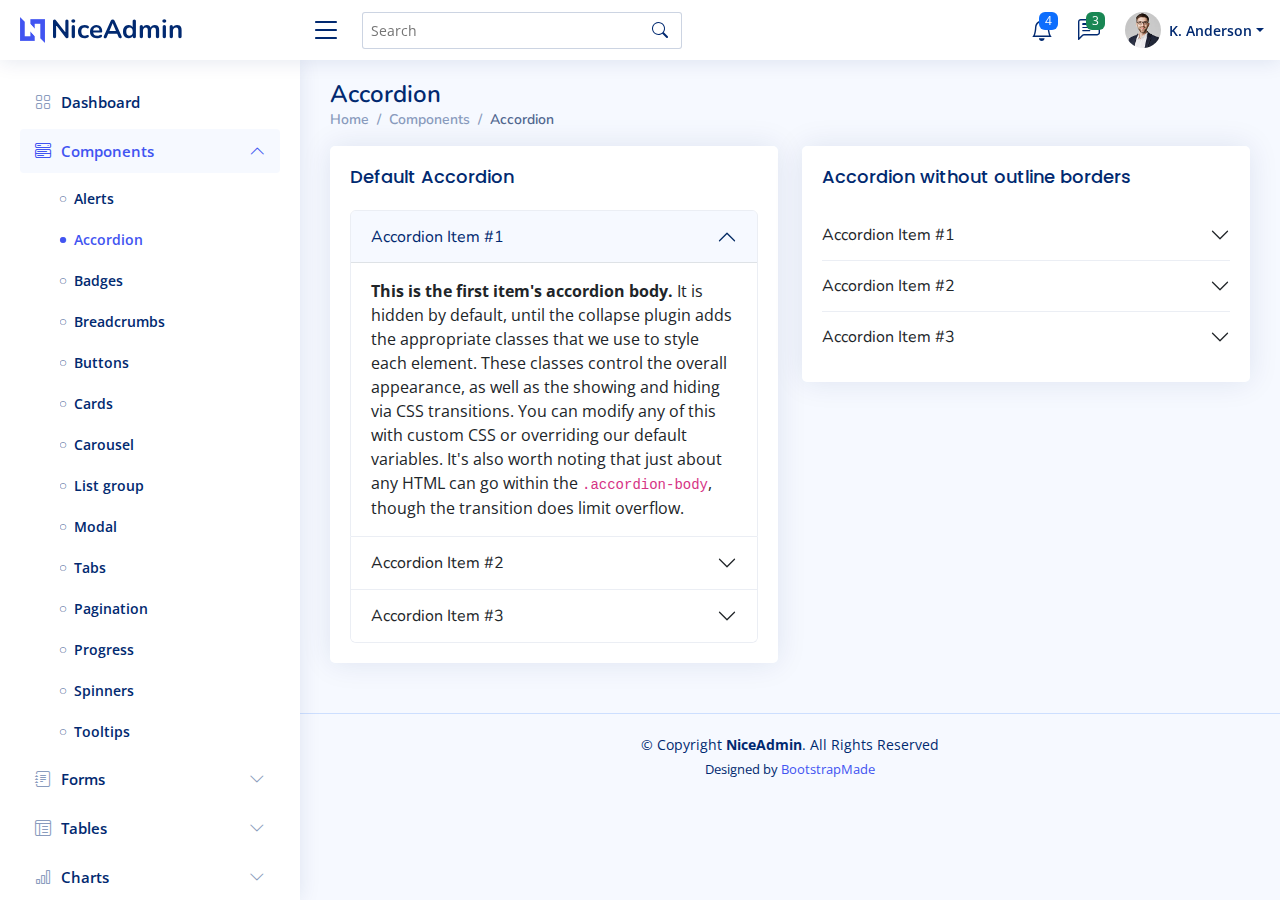
<file: NiceAdmin/components-accordion.html>
<!DOCTYPE html>
<html lang="en">

<head>
  <meta charset="utf-8">
  <meta content="width=device-width, initial-scale=1.0" name="viewport">

  <title>Components / Accordion - NiceAdmin Bootstrap Template</title>
  <meta content="" name="description">
  <meta content="" name="keywords">

  <!-- Favicons -->
  <link href="assets/img/favicon.png" rel="icon">
  <link href="assets/img/apple-touch-icon.png" rel="apple-touch-icon">

  <!-- Google Fonts -->
  <link href="https://fonts.gstatic.com" rel="preconnect">
  <link href="https://fonts.googleapis.com/css?family=Open+Sans:300,300i,400,400i,600,600i,700,700i|Nunito:300,300i,400,400i,600,600i,700,700i|Poppins:300,300i,400,400i,500,500i,600,600i,700,700i" rel="stylesheet">

  <!-- Vendor CSS Files -->
  <link href="assets/vendor/bootstrap/css/bootstrap.min.css" rel="stylesheet">
  <link href="assets/vendor/bootstrap-icons/bootstrap-icons.css" rel="stylesheet">
  <link href="assets/vendor/boxicons/css/boxicons.min.css" rel="stylesheet">
  <link href="assets/vendor/quill/quill.snow.css" rel="stylesheet">
  <link href="assets/vendor/quill/quill.bubble.css" rel="stylesheet">
  <link href="assets/vendor/remixicon/remixicon.css" rel="stylesheet">
  <link href="assets/vendor/simple-datatables/style.css" rel="stylesheet">

  <!-- Template Main CSS File -->
  <link href="assets/css/style.css" rel="stylesheet">

  <!-- =======================================================
  * Template Name: NiceAdmin
  * Updated: May 30 2023 with Bootstrap v5.3.0
  * Template URL: https://bootstrapmade.com/nice-admin-bootstrap-admin-html-template/
  * Author: BootstrapMade.com
  * License: https://bootstrapmade.com/license/
  ======================================================== -->
</head>

<body>

  <!-- ======= Header ======= -->
  <header id="header" class="header fixed-top d-flex align-items-center">

    <div class="d-flex align-items-center justify-content-between">
      <a href="index.html" class="logo d-flex align-items-center">
        <img src="assets/img/logo.png" alt="">
        <span class="d-none d-lg-block">NiceAdmin</span>
      </a>
      <i class="bi bi-list toggle-sidebar-btn"></i>
    </div><!-- End Logo -->

    <div class="search-bar">
      <form class="search-form d-flex align-items-center" method="POST" action="#">
        <input type="text" name="query" placeholder="Search" title="Enter search keyword">
        <button type="submit" title="Search"><i class="bi bi-search"></i></button>
      </form>
    </div><!-- End Search Bar -->

    <nav class="header-nav ms-auto">
      <ul class="d-flex align-items-center">

        <li class="nav-item d-block d-lg-none">
          <a class="nav-link nav-icon search-bar-toggle " href="#">
            <i class="bi bi-search"></i>
          </a>
        </li><!-- End Search Icon-->

        <li class="nav-item dropdown">

          <a class="nav-link nav-icon" href="#" data-bs-toggle="dropdown">
            <i class="bi bi-bell"></i>
            <span class="badge bg-primary badge-number">4</span>
          </a><!-- End Notification Icon -->

          <ul class="dropdown-menu dropdown-menu-end dropdown-menu-arrow notifications">
            <li class="dropdown-header">
              You have 4 new notifications
              <a href="#"><span class="badge rounded-pill bg-primary p-2 ms-2">View all</span></a>
            </li>
            <li>
              <hr class="dropdown-divider">
            </li>

            <li class="notification-item">
              <i class="bi bi-exclamation-circle text-warning"></i>
              <div>
                <h4>Lorem Ipsum</h4>
                <p>Quae dolorem earum veritatis oditseno</p>
                <p>30 min. ago</p>
              </div>
            </li>

            <li>
              <hr class="dropdown-divider">
            </li>

            <li class="notification-item">
              <i class="bi bi-x-circle text-danger"></i>
              <div>
                <h4>Atque rerum nesciunt</h4>
                <p>Quae dolorem earum veritatis oditseno</p>
                <p>1 hr. ago</p>
              </div>
            </li>

            <li>
              <hr class="dropdown-divider">
            </li>

            <li class="notification-item">
              <i class="bi bi-check-circle text-success"></i>
              <div>
                <h4>Sit rerum fuga</h4>
                <p>Quae dolorem earum veritatis oditseno</p>
                <p>2 hrs. ago</p>
              </div>
            </li>

            <li>
              <hr class="dropdown-divider">
            </li>

            <li class="notification-item">
              <i class="bi bi-info-circle text-primary"></i>
              <div>
                <h4>Dicta reprehenderit</h4>
                <p>Quae dolorem earum veritatis oditseno</p>
                <p>4 hrs. ago</p>
              </div>
            </li>

            <li>
              <hr class="dropdown-divider">
            </li>
            <li class="dropdown-footer">
              <a href="#">Show all notifications</a>
            </li>

          </ul><!-- End Notification Dropdown Items -->

        </li><!-- End Notification Nav -->

        <li class="nav-item dropdown">

          <a class="nav-link nav-icon" href="#" data-bs-toggle="dropdown">
            <i class="bi bi-chat-left-text"></i>
            <span class="badge bg-success badge-number">3</span>
          </a><!-- End Messages Icon -->

          <ul class="dropdown-menu dropdown-menu-end dropdown-menu-arrow messages">
            <li class="dropdown-header">
              You have 3 new messages
              <a href="#"><span class="badge rounded-pill bg-primary p-2 ms-2">View all</span></a>
            </li>
            <li>
              <hr class="dropdown-divider">
            </li>

            <li class="message-item">
              <a href="#">
                <img src="assets/img/messages-1.jpg" alt="" class="rounded-circle">
                <div>
                  <h4>Maria Hudson</h4>
                  <p>Velit asperiores et ducimus soluta repudiandae labore officia est ut...</p>
                  <p>4 hrs. ago</p>
                </div>
              </a>
            </li>
            <li>
              <hr class="dropdown-divider">
            </li>

            <li class="message-item">
              <a href="#">
                <img src="assets/img/messages-2.jpg" alt="" class="rounded-circle">
                <div>
                  <h4>Anna Nelson</h4>
                  <p>Velit asperiores et ducimus soluta repudiandae labore officia est ut...</p>
                  <p>6 hrs. ago</p>
                </div>
              </a>
            </li>
            <li>
              <hr class="dropdown-divider">
            </li>

            <li class="message-item">
              <a href="#">
                <img src="assets/img/messages-3.jpg" alt="" class="rounded-circle">
                <div>
                  <h4>David Muldon</h4>
                  <p>Velit asperiores et ducimus soluta repudiandae labore officia est ut...</p>
                  <p>8 hrs. ago</p>
                </div>
              </a>
            </li>
            <li>
              <hr class="dropdown-divider">
            </li>

            <li class="dropdown-footer">
              <a href="#">Show all messages</a>
            </li>

          </ul><!-- End Messages Dropdown Items -->

        </li><!-- End Messages Nav -->

        <li class="nav-item dropdown pe-3">

          <a class="nav-link nav-profile d-flex align-items-center pe-0" href="#" data-bs-toggle="dropdown">
            <img src="assets/img/profile-img.jpg" alt="Profile" class="rounded-circle">
            <span class="d-none d-md-block dropdown-toggle ps-2">K. Anderson</span>
          </a><!-- End Profile Iamge Icon -->

          <ul class="dropdown-menu dropdown-menu-end dropdown-menu-arrow profile">
            <li class="dropdown-header">
              <h6>Kevin Anderson</h6>
              <span>Web Designer</span>
            </li>
            <li>
              <hr class="dropdown-divider">
            </li>

            <li>
              <a class="dropdown-item d-flex align-items-center" href="users-profile.html">
                <i class="bi bi-person"></i>
                <span>My Profile</span>
              </a>
            </li>
            <li>
              <hr class="dropdown-divider">
            </li>

            <li>
              <a class="dropdown-item d-flex align-items-center" href="users-profile.html">
                <i class="bi bi-gear"></i>
                <span>Account Settings</span>
              </a>
            </li>
            <li>
              <hr class="dropdown-divider">
            </li>

            <li>
              <a class="dropdown-item d-flex align-items-center" href="pages-faq.html">
                <i class="bi bi-question-circle"></i>
                <span>Need Help?</span>
              </a>
            </li>
            <li>
              <hr class="dropdown-divider">
            </li>

            <li>
              <a class="dropdown-item d-flex align-items-center" href="#">
                <i class="bi bi-box-arrow-right"></i>
                <span>Sign Out</span>
              </a>
            </li>

          </ul><!-- End Profile Dropdown Items -->
        </li><!-- End Profile Nav -->

      </ul>
    </nav><!-- End Icons Navigation -->

  </header><!-- End Header -->

  <!-- ======= Sidebar ======= -->
  <aside id="sidebar" class="sidebar">

    <ul class="sidebar-nav" id="sidebar-nav">

      <li class="nav-item">
        <a class="nav-link collapsed" href="index.html">
          <i class="bi bi-grid"></i>
          <span>Dashboard</span>
        </a>
      </li><!-- End Dashboard Nav -->

      <li class="nav-item">
        <a class="nav-link " data-bs-target="#components-nav" data-bs-toggle="collapse" href="#">
          <i class="bi bi-menu-button-wide"></i><span>Components</span><i class="bi bi-chevron-down ms-auto"></i>
        </a>
        <ul id="components-nav" class="nav-content collapse show" data-bs-parent="#sidebar-nav">
          <li>
            <a href="components-alerts.html">
              <i class="bi bi-circle"></i><span>Alerts</span>
            </a>
          </li>
          <li>
            <a href="components-accordion.html" class="active">
              <i class="bi bi-circle"></i><span>Accordion</span>
            </a>
          </li>
          <li>
            <a href="components-badges.html">
              <i class="bi bi-circle"></i><span>Badges</span>
            </a>
          </li>
          <li>
            <a href="components-breadcrumbs.html">
              <i class="bi bi-circle"></i><span>Breadcrumbs</span>
            </a>
          </li>
          <li>
            <a href="components-buttons.html">
              <i class="bi bi-circle"></i><span>Buttons</span>
            </a>
          </li>
          <li>
            <a href="components-cards.html">
              <i class="bi bi-circle"></i><span>Cards</span>
            </a>
          </li>
          <li>
            <a href="components-carousel.html">
              <i class="bi bi-circle"></i><span>Carousel</span>
            </a>
          </li>
          <li>
            <a href="components-list-group.html">
              <i class="bi bi-circle"></i><span>List group</span>
            </a>
          </li>
          <li>
            <a href="components-modal.html">
              <i class="bi bi-circle"></i><span>Modal</span>
            </a>
          </li>
          <li>
            <a href="components-tabs.html">
              <i class="bi bi-circle"></i><span>Tabs</span>
            </a>
          </li>
          <li>
            <a href="components-pagination.html">
              <i class="bi bi-circle"></i><span>Pagination</span>
            </a>
          </li>
          <li>
            <a href="components-progress.html">
              <i class="bi bi-circle"></i><span>Progress</span>
            </a>
          </li>
          <li>
            <a href="components-spinners.html">
              <i class="bi bi-circle"></i><span>Spinners</span>
            </a>
          </li>
          <li>
            <a href="components-tooltips.html">
              <i class="bi bi-circle"></i><span>Tooltips</span>
            </a>
          </li>
        </ul>
      </li><!-- End Components Nav -->

      <li class="nav-item">
        <a class="nav-link collapsed" data-bs-target="#forms-nav" data-bs-toggle="collapse" href="#">
          <i class="bi bi-journal-text"></i><span>Forms</span><i class="bi bi-chevron-down ms-auto"></i>
        </a>
        <ul id="forms-nav" class="nav-content collapse " data-bs-parent="#sidebar-nav">
          <li>
            <a href="forms-elements.html">
              <i class="bi bi-circle"></i><span>Form Elements</span>
            </a>
          </li>
          <li>
            <a href="forms-layouts.html">
              <i class="bi bi-circle"></i><span>Form Layouts</span>
            </a>
          </li>
          <li>
            <a href="forms-editors.html">
              <i class="bi bi-circle"></i><span>Form Editors</span>
            </a>
          </li>
          <li>
            <a href="forms-validation.html">
              <i class="bi bi-circle"></i><span>Form Validation</span>
            </a>
          </li>
        </ul>
      </li><!-- End Forms Nav -->

      <li class="nav-item">
        <a class="nav-link collapsed" data-bs-target="#tables-nav" data-bs-toggle="collapse" href="#">
          <i class="bi bi-layout-text-window-reverse"></i><span>Tables</span><i class="bi bi-chevron-down ms-auto"></i>
        </a>
        <ul id="tables-nav" class="nav-content collapse " data-bs-parent="#sidebar-nav">
          <li>
            <a href="tables-general.html">
              <i class="bi bi-circle"></i><span>General Tables</span>
            </a>
          </li>
          <li>
            <a href="tables-data.html">
              <i class="bi bi-circle"></i><span>Data Tables</span>
            </a>
          </li>
        </ul>
      </li><!-- End Tables Nav -->

      <li class="nav-item">
        <a class="nav-link collapsed" data-bs-target="#charts-nav" data-bs-toggle="collapse" href="#">
          <i class="bi bi-bar-chart"></i><span>Charts</span><i class="bi bi-chevron-down ms-auto"></i>
        </a>
        <ul id="charts-nav" class="nav-content collapse " data-bs-parent="#sidebar-nav">
          <li>
            <a href="charts-chartjs.html">
              <i class="bi bi-circle"></i><span>Chart.js</span>
            </a>
          </li>
          <li>
            <a href="charts-apexcharts.html">
              <i class="bi bi-circle"></i><span>ApexCharts</span>
            </a>
          </li>
          <li>
            <a href="charts-echarts.html">
              <i class="bi bi-circle"></i><span>ECharts</span>
            </a>
          </li>
        </ul>
      </li><!-- End Charts Nav -->

      <li class="nav-item">
        <a class="nav-link collapsed" data-bs-target="#icons-nav" data-bs-toggle="collapse" href="#">
          <i class="bi bi-gem"></i><span>Icons</span><i class="bi bi-chevron-down ms-auto"></i>
        </a>
        <ul id="icons-nav" class="nav-content collapse " data-bs-parent="#sidebar-nav">
          <li>
            <a href="icons-bootstrap.html">
              <i class="bi bi-circle"></i><span>Bootstrap Icons</span>
            </a>
          </li>
          <li>
            <a href="icons-remix.html">
              <i class="bi bi-circle"></i><span>Remix Icons</span>
            </a>
          </li>
          <li>
            <a href="icons-boxicons.html">
              <i class="bi bi-circle"></i><span>Boxicons</span>
            </a>
          </li>
        </ul>
      </li><!-- End Icons Nav -->

      <li class="nav-heading">Pages</li>

      <li class="nav-item">
        <a class="nav-link collapsed" href="users-profile.html">
          <i class="bi bi-person"></i>
          <span>Profile</span>
        </a>
      </li><!-- End Profile Page Nav -->

      <li class="nav-item">
        <a class="nav-link collapsed" href="pages-faq.html">
          <i class="bi bi-question-circle"></i>
          <span>F.A.Q</span>
        </a>
      </li><!-- End F.A.Q Page Nav -->

      <li class="nav-item">
        <a class="nav-link collapsed" href="pages-contact.html">
          <i class="bi bi-envelope"></i>
          <span>Contact</span>
        </a>
      </li><!-- End Contact Page Nav -->

      <li class="nav-item">
        <a class="nav-link collapsed" href="pages-register.html">
          <i class="bi bi-card-list"></i>
          <span>Register</span>
        </a>
      </li><!-- End Register Page Nav -->

      <li class="nav-item">
        <a class="nav-link collapsed" href="pages-login.html">
          <i class="bi bi-box-arrow-in-right"></i>
          <span>Login</span>
        </a>
      </li><!-- End Login Page Nav -->

      <li class="nav-item">
        <a class="nav-link collapsed" href="pages-error-404.html">
          <i class="bi bi-dash-circle"></i>
          <span>Error 404</span>
        </a>
      </li><!-- End Error 404 Page Nav -->

      <li class="nav-item">
        <a class="nav-link collapsed" href="pages-blank.html">
          <i class="bi bi-file-earmark"></i>
          <span>Blank</span>
        </a>
      </li><!-- End Blank Page Nav -->

    </ul>

  </aside><!-- End Sidebar-->

  <main id="main" class="main">

    <div class="pagetitle">
      <h1>Accordion</h1>
      <nav>
        <ol class="breadcrumb">
          <li class="breadcrumb-item"><a href="index.html">Home</a></li>
          <li class="breadcrumb-item">Components</li>
          <li class="breadcrumb-item active">Accordion</li>
        </ol>
      </nav>
    </div><!-- End Page Title -->

    <section class="section">
      <div class="row">
        <div class="col-lg-6">

          <div class="card">
            <div class="card-body">
              <h5 class="card-title">Default Accordion</h5>

              <!-- Default Accordion -->
              <div class="accordion" id="accordionExample">
                <div class="accordion-item">
                  <h2 class="accordion-header" id="headingOne">
                    <button class="accordion-button" type="button" data-bs-toggle="collapse" data-bs-target="#collapseOne" aria-expanded="true" aria-controls="collapseOne">
                      Accordion Item #1
                    </button>
                  </h2>
                  <div id="collapseOne" class="accordion-collapse collapse show" aria-labelledby="headingOne" data-bs-parent="#accordionExample">
                    <div class="accordion-body">
                      <strong>This is the first item's accordion body.</strong> It is hidden by default, until the collapse plugin adds the appropriate classes that we use to style each element. These classes control the overall appearance, as well as the showing and hiding via CSS transitions. You can modify any of this with custom CSS or overriding our default variables. It's also worth noting that just about any HTML can go within the <code>.accordion-body</code>, though the transition does limit overflow.
                    </div>
                  </div>
                </div>
                <div class="accordion-item">
                  <h2 class="accordion-header" id="headingTwo">
                    <button class="accordion-button collapsed" type="button" data-bs-toggle="collapse" data-bs-target="#collapseTwo" aria-expanded="false" aria-controls="collapseTwo">
                      Accordion Item #2
                    </button>
                  </h2>
                  <div id="collapseTwo" class="accordion-collapse collapse" aria-labelledby="headingTwo" data-bs-parent="#accordionExample">
                    <div class="accordion-body">
                      <strong>This is the second item's accordion body.</strong> It is hidden by default, until the collapse plugin adds the appropriate classes that we use to style each element. These classes control the overall appearance, as well as the showing and hiding via CSS transitions. You can modify any of this with custom CSS or overriding our default variables. It's also worth noting that just about any HTML can go within the <code>.accordion-body</code>, though the transition does limit overflow.
                    </div>
                  </div>
                </div>
                <div class="accordion-item">
                  <h2 class="accordion-header" id="headingThree">
                    <button class="accordion-button collapsed" type="button" data-bs-toggle="collapse" data-bs-target="#collapseThree" aria-expanded="false" aria-controls="collapseThree">
                      Accordion Item #3
                    </button>
                  </h2>
                  <div id="collapseThree" class="accordion-collapse collapse" aria-labelledby="headingThree" data-bs-parent="#accordionExample">
                    <div class="accordion-body">
                      <strong>This is the third item's accordion body.</strong> It is hidden by default, until the collapse plugin adds the appropriate classes that we use to style each element. These classes control the overall appearance, as well as the showing and hiding via CSS transitions. You can modify any of this with custom CSS or overriding our default variables. It's also worth noting that just about any HTML can go within the <code>.accordion-body</code>, though the transition does limit overflow.
                    </div>
                  </div>
                </div>
              </div><!-- End Default Accordion Example -->

            </div>
          </div>

        </div>

        <div class="col-lg-6">

          <div class="card">
            <div class="card-body">
              <h5 class="card-title">Accordion without outline borders</h5>

              <!-- Accordion without outline borders -->
              <div class="accordion accordion-flush" id="accordionFlushExample">
                <div class="accordion-item">
                  <h2 class="accordion-header" id="flush-headingOne">
                    <button class="accordion-button collapsed" type="button" data-bs-toggle="collapse" data-bs-target="#flush-collapseOne" aria-expanded="false" aria-controls="flush-collapseOne">
                      Accordion Item #1
                    </button>
                  </h2>
                  <div id="flush-collapseOne" class="accordion-collapse collapse" aria-labelledby="flush-headingOne" data-bs-parent="#accordionFlushExample">
                    <div class="accordion-body">Placeholder content for this accordion, which is intended to demonstrate the <code>.accordion-flush</code> class. This is the first item's accordion body.</div>
                  </div>
                </div>
                <div class="accordion-item">
                  <h2 class="accordion-header" id="flush-headingTwo">
                    <button class="accordion-button collapsed" type="button" data-bs-toggle="collapse" data-bs-target="#flush-collapseTwo" aria-expanded="false" aria-controls="flush-collapseTwo">
                      Accordion Item #2
                    </button>
                  </h2>
                  <div id="flush-collapseTwo" class="accordion-collapse collapse" aria-labelledby="flush-headingTwo" data-bs-parent="#accordionFlushExample">
                    <div class="accordion-body">Placeholder content for this accordion, which is intended to demonstrate the <code>.accordion-flush</code> class. This is the second item's accordion body. Let's imagine this being filled with some actual content.</div>
                  </div>
                </div>
                <div class="accordion-item">
                  <h2 class="accordion-header" id="flush-headingThree">
                    <button class="accordion-button collapsed" type="button" data-bs-toggle="collapse" data-bs-target="#flush-collapseThree" aria-expanded="false" aria-controls="flush-collapseThree">
                      Accordion Item #3
                    </button>
                  </h2>
                  <div id="flush-collapseThree" class="accordion-collapse collapse" aria-labelledby="flush-headingThree" data-bs-parent="#accordionFlushExample">
                    <div class="accordion-body">Placeholder content for this accordion, which is intended to demonstrate the <code>.accordion-flush</code> class. This is the third item's accordion body. Nothing more exciting happening here in terms of content, but just filling up the space to make it look, at least at first glance, a bit more representative of how this would look in a real-world application.</div>
                  </div>
                </div>
              </div><!-- End Accordion without outline borders -->

            </div>
          </div>

        </div>
      </div>
    </section>

  </main><!-- End #main -->

  <!-- ======= Footer ======= -->
  <footer id="footer" class="footer">
    <div class="copyright">
      &copy; Copyright <strong><span>NiceAdmin</span></strong>. All Rights Reserved
    </div>
    <div class="credits">
      <!-- All the links in the footer should remain intact. -->
      <!-- You can delete the links only if you purchased the pro version. -->
      <!-- Licensing information: https://bootstrapmade.com/license/ -->
      <!-- Purchase the pro version with working PHP/AJAX contact form: https://bootstrapmade.com/nice-admin-bootstrap-admin-html-template/ -->
      Designed by <a href="https://bootstrapmade.com/">BootstrapMade</a>
    </div>
  </footer><!-- End Footer -->

  <a href="#" class="back-to-top d-flex align-items-center justify-content-center"><i class="bi bi-arrow-up-short"></i></a>

  <!-- Vendor JS Files -->
  <script src="assets/vendor/apexcharts/apexcharts.min.js"></script>
  <script src="assets/vendor/bootstrap/js/bootstrap.bundle.min.js"></script>
  <script src="assets/vendor/chart.js/chart.umd.js"></script>
  <script src="assets/vendor/echarts/echarts.min.js"></script>
  <script src="assets/vendor/quill/quill.min.js"></script>
  <script src="assets/vendor/simple-datatables/simple-datatables.js"></script>
  <script src="assets/vendor/tinymce/tinymce.min.js"></script>
  <script src="assets/vendor/php-email-form/validate.js"></script>

  <!-- Template Main JS File -->
  <script src="assets/js/main.js"></script>

</body>

</html>
</file>
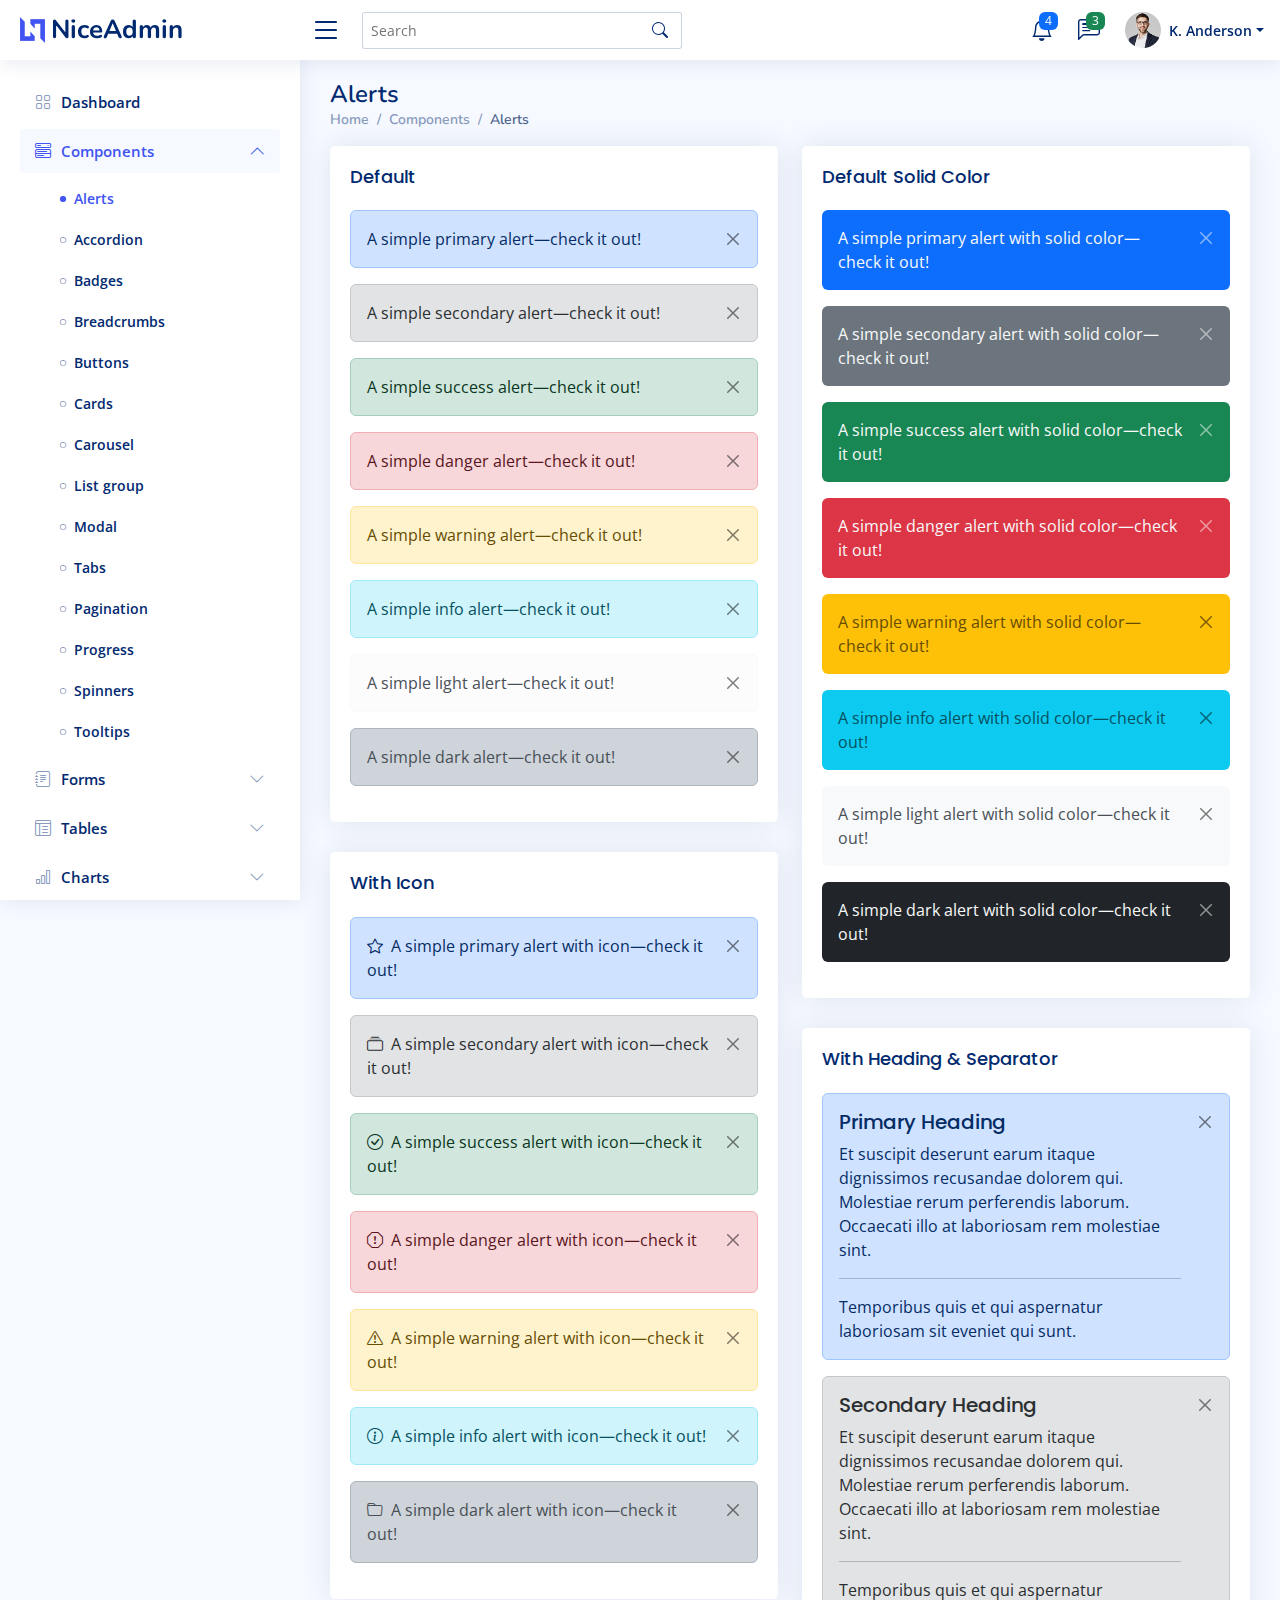
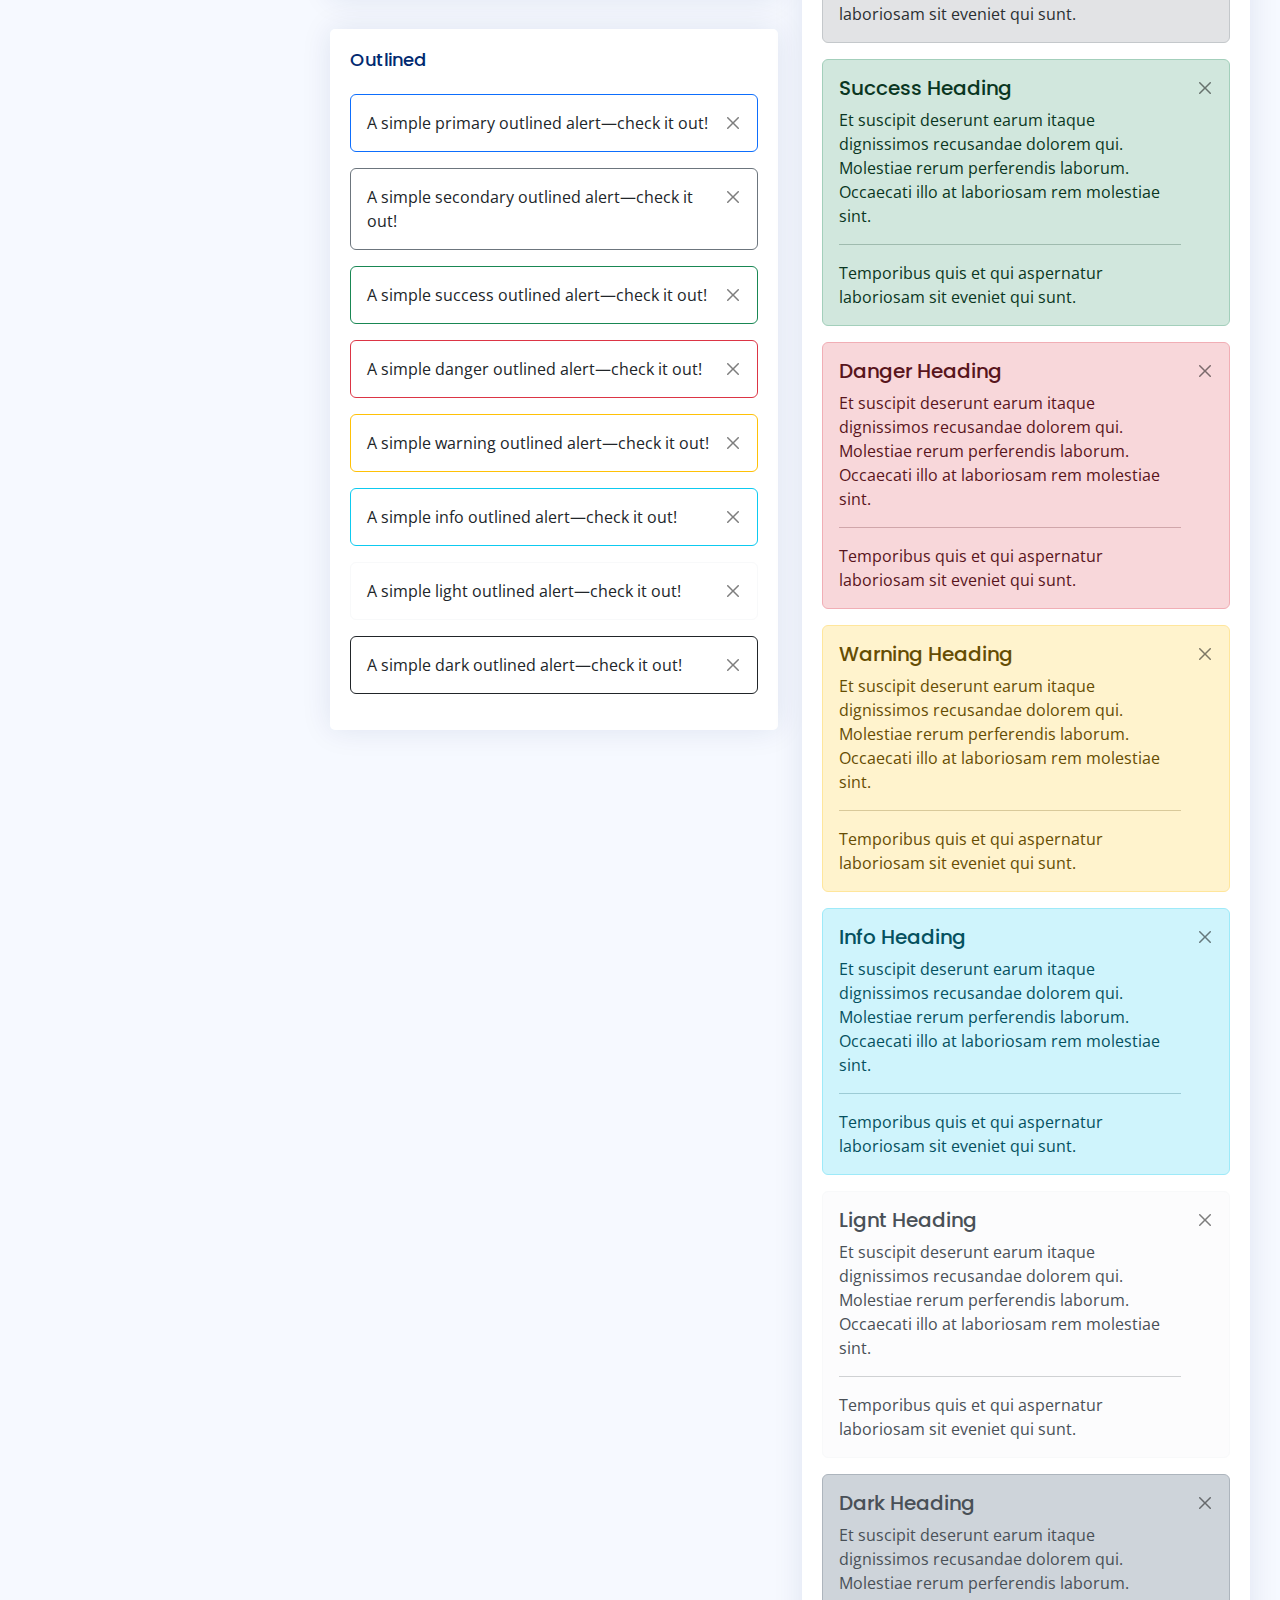
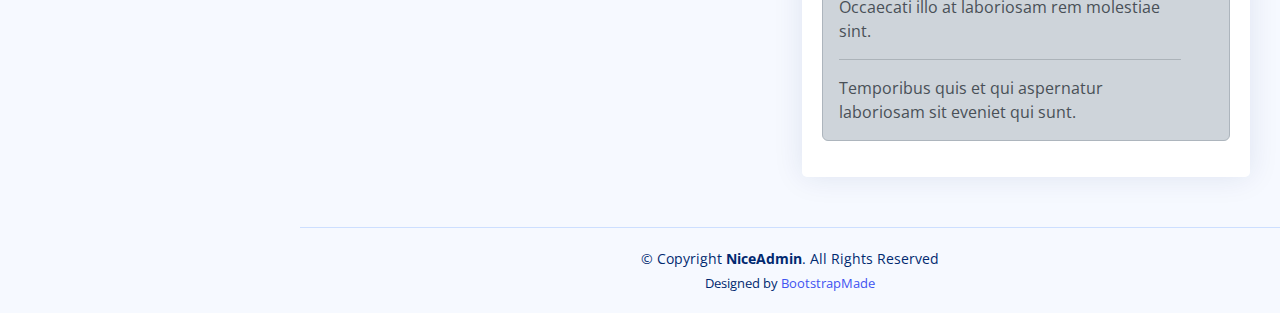
<file: NiceAdmin/components-alerts.html>
<!DOCTYPE html>
<html lang="en">

<head>
  <meta charset="utf-8">
  <meta content="width=device-width, initial-scale=1.0" name="viewport">

  <title>Components / Alerts - NiceAdmin Bootstrap Template</title>
  <meta content="" name="description">
  <meta content="" name="keywords">

  <!-- Favicons -->
  <link href="assets/img/favicon.png" rel="icon">
  <link href="assets/img/apple-touch-icon.png" rel="apple-touch-icon">

  <!-- Google Fonts -->
  <link href="https://fonts.gstatic.com" rel="preconnect">
  <link href="https://fonts.googleapis.com/css?family=Open+Sans:300,300i,400,400i,600,600i,700,700i|Nunito:300,300i,400,400i,600,600i,700,700i|Poppins:300,300i,400,400i,500,500i,600,600i,700,700i" rel="stylesheet">

  <!-- Vendor CSS Files -->
  <link href="assets/vendor/bootstrap/css/bootstrap.min.css" rel="stylesheet">
  <link href="assets/vendor/bootstrap-icons/bootstrap-icons.css" rel="stylesheet">
  <link href="assets/vendor/boxicons/css/boxicons.min.css" rel="stylesheet">
  <link href="assets/vendor/quill/quill.snow.css" rel="stylesheet">
  <link href="assets/vendor/quill/quill.bubble.css" rel="stylesheet">
  <link href="assets/vendor/remixicon/remixicon.css" rel="stylesheet">
  <link href="assets/vendor/simple-datatables/style.css" rel="stylesheet">

  <!-- Template Main CSS File -->
  <link href="assets/css/style.css" rel="stylesheet">

  <!-- =======================================================
  * Template Name: NiceAdmin
  * Updated: May 30 2023 with Bootstrap v5.3.0
  * Template URL: https://bootstrapmade.com/nice-admin-bootstrap-admin-html-template/
  * Author: BootstrapMade.com
  * License: https://bootstrapmade.com/license/
  ======================================================== -->
</head>

<body>

  <!-- ======= Header ======= -->
  <header id="header" class="header fixed-top d-flex align-items-center">

    <div class="d-flex align-items-center justify-content-between">
      <a href="index.html" class="logo d-flex align-items-center">
        <img src="assets/img/logo.png" alt="">
        <span class="d-none d-lg-block">NiceAdmin</span>
      </a>
      <i class="bi bi-list toggle-sidebar-btn"></i>
    </div><!-- End Logo -->

    <div class="search-bar">
      <form class="search-form d-flex align-items-center" method="POST" action="#">
        <input type="text" name="query" placeholder="Search" title="Enter search keyword">
        <button type="submit" title="Search"><i class="bi bi-search"></i></button>
      </form>
    </div><!-- End Search Bar -->

    <nav class="header-nav ms-auto">
      <ul class="d-flex align-items-center">

        <li class="nav-item d-block d-lg-none">
          <a class="nav-link nav-icon search-bar-toggle " href="#">
            <i class="bi bi-search"></i>
          </a>
        </li><!-- End Search Icon-->

        <li class="nav-item dropdown">

          <a class="nav-link nav-icon" href="#" data-bs-toggle="dropdown">
            <i class="bi bi-bell"></i>
            <span class="badge bg-primary badge-number">4</span>
          </a><!-- End Notification Icon -->

          <ul class="dropdown-menu dropdown-menu-end dropdown-menu-arrow notifications">
            <li class="dropdown-header">
              You have 4 new notifications
              <a href="#"><span class="badge rounded-pill bg-primary p-2 ms-2">View all</span></a>
            </li>
            <li>
              <hr class="dropdown-divider">
            </li>

            <li class="notification-item">
              <i class="bi bi-exclamation-circle text-warning"></i>
              <div>
                <h4>Lorem Ipsum</h4>
                <p>Quae dolorem earum veritatis oditseno</p>
                <p>30 min. ago</p>
              </div>
            </li>

            <li>
              <hr class="dropdown-divider">
            </li>

            <li class="notification-item">
              <i class="bi bi-x-circle text-danger"></i>
              <div>
                <h4>Atque rerum nesciunt</h4>
                <p>Quae dolorem earum veritatis oditseno</p>
                <p>1 hr. ago</p>
              </div>
            </li>

            <li>
              <hr class="dropdown-divider">
            </li>

            <li class="notification-item">
              <i class="bi bi-check-circle text-success"></i>
              <div>
                <h4>Sit rerum fuga</h4>
                <p>Quae dolorem earum veritatis oditseno</p>
                <p>2 hrs. ago</p>
              </div>
            </li>

            <li>
              <hr class="dropdown-divider">
            </li>

            <li class="notification-item">
              <i class="bi bi-info-circle text-primary"></i>
              <div>
                <h4>Dicta reprehenderit</h4>
                <p>Quae dolorem earum veritatis oditseno</p>
                <p>4 hrs. ago</p>
              </div>
            </li>

            <li>
              <hr class="dropdown-divider">
            </li>
            <li class="dropdown-footer">
              <a href="#">Show all notifications</a>
            </li>

          </ul><!-- End Notification Dropdown Items -->

        </li><!-- End Notification Nav -->

        <li class="nav-item dropdown">

          <a class="nav-link nav-icon" href="#" data-bs-toggle="dropdown">
            <i class="bi bi-chat-left-text"></i>
            <span class="badge bg-success badge-number">3</span>
          </a><!-- End Messages Icon -->

          <ul class="dropdown-menu dropdown-menu-end dropdown-menu-arrow messages">
            <li class="dropdown-header">
              You have 3 new messages
              <a href="#"><span class="badge rounded-pill bg-primary p-2 ms-2">View all</span></a>
            </li>
            <li>
              <hr class="dropdown-divider">
            </li>

            <li class="message-item">
              <a href="#">
                <img src="assets/img/messages-1.jpg" alt="" class="rounded-circle">
                <div>
                  <h4>Maria Hudson</h4>
                  <p>Velit asperiores et ducimus soluta repudiandae labore officia est ut...</p>
                  <p>4 hrs. ago</p>
                </div>
              </a>
            </li>
            <li>
              <hr class="dropdown-divider">
            </li>

            <li class="message-item">
              <a href="#">
                <img src="assets/img/messages-2.jpg" alt="" class="rounded-circle">
                <div>
                  <h4>Anna Nelson</h4>
                  <p>Velit asperiores et ducimus soluta repudiandae labore officia est ut...</p>
                  <p>6 hrs. ago</p>
                </div>
              </a>
            </li>
            <li>
              <hr class="dropdown-divider">
            </li>

            <li class="message-item">
              <a href="#">
                <img src="assets/img/messages-3.jpg" alt="" class="rounded-circle">
                <div>
                  <h4>David Muldon</h4>
                  <p>Velit asperiores et ducimus soluta repudiandae labore officia est ut...</p>
                  <p>8 hrs. ago</p>
                </div>
              </a>
            </li>
            <li>
              <hr class="dropdown-divider">
            </li>

            <li class="dropdown-footer">
              <a href="#">Show all messages</a>
            </li>

          </ul><!-- End Messages Dropdown Items -->

        </li><!-- End Messages Nav -->

        <li class="nav-item dropdown pe-3">

          <a class="nav-link nav-profile d-flex align-items-center pe-0" href="#" data-bs-toggle="dropdown">
            <img src="assets/img/profile-img.jpg" alt="Profile" class="rounded-circle">
            <span class="d-none d-md-block dropdown-toggle ps-2">K. Anderson</span>
          </a><!-- End Profile Iamge Icon -->

          <ul class="dropdown-menu dropdown-menu-end dropdown-menu-arrow profile">
            <li class="dropdown-header">
              <h6>Kevin Anderson</h6>
              <span>Web Designer</span>
            </li>
            <li>
              <hr class="dropdown-divider">
            </li>

            <li>
              <a class="dropdown-item d-flex align-items-center" href="users-profile.html">
                <i class="bi bi-person"></i>
                <span>My Profile</span>
              </a>
            </li>
            <li>
              <hr class="dropdown-divider">
            </li>

            <li>
              <a class="dropdown-item d-flex align-items-center" href="users-profile.html">
                <i class="bi bi-gear"></i>
                <span>Account Settings</span>
              </a>
            </li>
            <li>
              <hr class="dropdown-divider">
            </li>

            <li>
              <a class="dropdown-item d-flex align-items-center" href="pages-faq.html">
                <i class="bi bi-question-circle"></i>
                <span>Need Help?</span>
              </a>
            </li>
            <li>
              <hr class="dropdown-divider">
            </li>

            <li>
              <a class="dropdown-item d-flex align-items-center" href="#">
                <i class="bi bi-box-arrow-right"></i>
                <span>Sign Out</span>
              </a>
            </li>

          </ul><!-- End Profile Dropdown Items -->
        </li><!-- End Profile Nav -->

      </ul>
    </nav><!-- End Icons Navigation -->

  </header><!-- End Header -->

  <!-- ======= Sidebar ======= -->
  <aside id="sidebar" class="sidebar">

    <ul class="sidebar-nav" id="sidebar-nav">

      <li class="nav-item">
        <a class="nav-link collapsed" href="index.html">
          <i class="bi bi-grid"></i>
          <span>Dashboard</span>
        </a>
      </li><!-- End Dashboard Nav -->

      <li class="nav-item">
        <a class="nav-link " data-bs-target="#components-nav" data-bs-toggle="collapse" href="#">
          <i class="bi bi-menu-button-wide"></i><span>Components</span><i class="bi bi-chevron-down ms-auto"></i>
        </a>
        <ul id="components-nav" class="nav-content collapse show" data-bs-parent="#sidebar-nav">
          <li>
            <a href="components-alerts.html" class="active">
              <i class="bi bi-circle"></i><span>Alerts</span>
            </a>
          </li>
          <li>
            <a href="components-accordion.html">
              <i class="bi bi-circle"></i><span>Accordion</span>
            </a>
          </li>
          <li>
            <a href="components-badges.html">
              <i class="bi bi-circle"></i><span>Badges</span>
            </a>
          </li>
          <li>
            <a href="components-breadcrumbs.html">
              <i class="bi bi-circle"></i><span>Breadcrumbs</span>
            </a>
          </li>
          <li>
            <a href="components-buttons.html">
              <i class="bi bi-circle"></i><span>Buttons</span>
            </a>
          </li>
          <li>
            <a href="components-cards.html">
              <i class="bi bi-circle"></i><span>Cards</span>
            </a>
          </li>
          <li>
            <a href="components-carousel.html">
              <i class="bi bi-circle"></i><span>Carousel</span>
            </a>
          </li>
          <li>
            <a href="components-list-group.html">
              <i class="bi bi-circle"></i><span>List group</span>
            </a>
          </li>
          <li>
            <a href="components-modal.html">
              <i class="bi bi-circle"></i><span>Modal</span>
            </a>
          </li>
          <li>
            <a href="components-tabs.html">
              <i class="bi bi-circle"></i><span>Tabs</span>
            </a>
          </li>
          <li>
            <a href="components-pagination.html">
              <i class="bi bi-circle"></i><span>Pagination</span>
            </a>
          </li>
          <li>
            <a href="components-progress.html">
              <i class="bi bi-circle"></i><span>Progress</span>
            </a>
          </li>
          <li>
            <a href="components-spinners.html">
              <i class="bi bi-circle"></i><span>Spinners</span>
            </a>
          </li>
          <li>
            <a href="components-tooltips.html">
              <i class="bi bi-circle"></i><span>Tooltips</span>
            </a>
          </li>
        </ul>
      </li><!-- End Components Nav -->

      <li class="nav-item">
        <a class="nav-link collapsed" data-bs-target="#forms-nav" data-bs-toggle="collapse" href="#">
          <i class="bi bi-journal-text"></i><span>Forms</span><i class="bi bi-chevron-down ms-auto"></i>
        </a>
        <ul id="forms-nav" class="nav-content collapse " data-bs-parent="#sidebar-nav">
          <li>
            <a href="forms-elements.html">
              <i class="bi bi-circle"></i><span>Form Elements</span>
            </a>
          </li>
          <li>
            <a href="forms-layouts.html">
              <i class="bi bi-circle"></i><span>Form Layouts</span>
            </a>
          </li>
          <li>
            <a href="forms-editors.html">
              <i class="bi bi-circle"></i><span>Form Editors</span>
            </a>
          </li>
          <li>
            <a href="forms-validation.html">
              <i class="bi bi-circle"></i><span>Form Validation</span>
            </a>
          </li>
        </ul>
      </li><!-- End Forms Nav -->

      <li class="nav-item">
        <a class="nav-link collapsed" data-bs-target="#tables-nav" data-bs-toggle="collapse" href="#">
          <i class="bi bi-layout-text-window-reverse"></i><span>Tables</span><i class="bi bi-chevron-down ms-auto"></i>
        </a>
        <ul id="tables-nav" class="nav-content collapse " data-bs-parent="#sidebar-nav">
          <li>
            <a href="tables-general.html">
              <i class="bi bi-circle"></i><span>General Tables</span>
            </a>
          </li>
          <li>
            <a href="tables-data.html">
              <i class="bi bi-circle"></i><span>Data Tables</span>
            </a>
          </li>
        </ul>
      </li><!-- End Tables Nav -->

      <li class="nav-item">
        <a class="nav-link collapsed" data-bs-target="#charts-nav" data-bs-toggle="collapse" href="#">
          <i class="bi bi-bar-chart"></i><span>Charts</span><i class="bi bi-chevron-down ms-auto"></i>
        </a>
        <ul id="charts-nav" class="nav-content collapse " data-bs-parent="#sidebar-nav">
          <li>
            <a href="charts-chartjs.html">
              <i class="bi bi-circle"></i><span>Chart.js</span>
            </a>
          </li>
          <li>
            <a href="charts-apexcharts.html">
              <i class="bi bi-circle"></i><span>ApexCharts</span>
            </a>
          </li>
          <li>
            <a href="charts-echarts.html">
              <i class="bi bi-circle"></i><span>ECharts</span>
            </a>
          </li>
        </ul>
      </li><!-- End Charts Nav -->

      <li class="nav-item">
        <a class="nav-link collapsed" data-bs-target="#icons-nav" data-bs-toggle="collapse" href="#">
          <i class="bi bi-gem"></i><span>Icons</span><i class="bi bi-chevron-down ms-auto"></i>
        </a>
        <ul id="icons-nav" class="nav-content collapse " data-bs-parent="#sidebar-nav">
          <li>
            <a href="icons-bootstrap.html">
              <i class="bi bi-circle"></i><span>Bootstrap Icons</span>
            </a>
          </li>
          <li>
            <a href="icons-remix.html">
              <i class="bi bi-circle"></i><span>Remix Icons</span>
            </a>
          </li>
          <li>
            <a href="icons-boxicons.html">
              <i class="bi bi-circle"></i><span>Boxicons</span>
            </a>
          </li>
        </ul>
      </li><!-- End Icons Nav -->

      <li class="nav-heading">Pages</li>

      <li class="nav-item">
        <a class="nav-link collapsed" href="users-profile.html">
          <i class="bi bi-person"></i>
          <span>Profile</span>
        </a>
      </li><!-- End Profile Page Nav -->

      <li class="nav-item">
        <a class="nav-link collapsed" href="pages-faq.html">
          <i class="bi bi-question-circle"></i>
          <span>F.A.Q</span>
        </a>
      </li><!-- End F.A.Q Page Nav -->

      <li class="nav-item">
        <a class="nav-link collapsed" href="pages-contact.html">
          <i class="bi bi-envelope"></i>
          <span>Contact</span>
        </a>
      </li><!-- End Contact Page Nav -->

      <li class="nav-item">
        <a class="nav-link collapsed" href="pages-register.html">
          <i class="bi bi-card-list"></i>
          <span>Register</span>
        </a>
      </li><!-- End Register Page Nav -->

      <li class="nav-item">
        <a class="nav-link collapsed" href="pages-login.html">
          <i class="bi bi-box-arrow-in-right"></i>
          <span>Login</span>
        </a>
      </li><!-- End Login Page Nav -->

      <li class="nav-item">
        <a class="nav-link collapsed" href="pages-error-404.html">
          <i class="bi bi-dash-circle"></i>
          <span>Error 404</span>
        </a>
      </li><!-- End Error 404 Page Nav -->

      <li class="nav-item">
        <a class="nav-link collapsed" href="pages-blank.html">
          <i class="bi bi-file-earmark"></i>
          <span>Blank</span>
        </a>
      </li><!-- End Blank Page Nav -->

    </ul>

  </aside><!-- End Sidebar-->

  <main id="main" class="main">

    <div class="pagetitle">
      <h1>Alerts</h1>
      <nav>
        <ol class="breadcrumb">
          <li class="breadcrumb-item"><a href="index.html">Home</a></li>
          <li class="breadcrumb-item">Components</li>
          <li class="breadcrumb-item active">Alerts</li>
        </ol>
      </nav>
    </div><!-- End Page Title -->

    <section class="section">
      <div class="row">
        <div class="col-lg-6">

          <div class="card">
            <div class="card-body">

              <h5 class="card-title">Default</h5>

              <div class="alert alert-primary alert-dismissible fade show" role="alert">
                A simple primary alert—check it out!
                <button type="button" class="btn-close" data-bs-dismiss="alert" aria-label="Close"></button>
              </div>

              <div class="alert alert-secondary alert-dismissible fade show" role="alert">
                A simple secondary alert—check it out!
                <button type="button" class="btn-close" data-bs-dismiss="alert" aria-label="Close"></button>
              </div>

              <div class="alert alert-success alert-dismissible fade show" role="alert">
                A simple success alert—check it out!
                <button type="button" class="btn-close" data-bs-dismiss="alert" aria-label="Close"></button>
              </div>

              <div class="alert alert-danger alert-dismissible fade show" role="alert">
                A simple danger alert—check it out!
                <button type="button" class="btn-close" data-bs-dismiss="alert" aria-label="Close"></button>
              </div>

              <div class="alert alert-warning alert-dismissible fade show" role="alert">
                A simple warning alert—check it out!
                <button type="button" class="btn-close" data-bs-dismiss="alert" aria-label="Close"></button>
              </div>

              <div class="alert alert-info alert-dismissible fade show" role="alert">
                A simple info alert—check it out!
                <button type="button" class="btn-close" data-bs-dismiss="alert" aria-label="Close"></button>
              </div>

              <div class="alert alert-light border-light alert-dismissible fade show" role="alert">
                A simple light alert—check it out!
                <button type="button" class="btn-close" data-bs-dismiss="alert" aria-label="Close"></button>
              </div>

              <div class="alert alert-dark alert-dismissible fade show" role="alert">
                A simple dark alert—check it out!
                <button type="button" class="btn-close" data-bs-dismiss="alert" aria-label="Close"></button>
              </div>

            </div>
          </div>

          <div class="card">
            <div class="card-body">
              <h5 class="card-title">With Icon</h5>

              <div class="alert alert-primary alert-dismissible fade show" role="alert">
                <i class="bi bi-star me-1"></i>
                A simple primary alert with icon—check it out!
                <button type="button" class="btn-close" data-bs-dismiss="alert" aria-label="Close"></button>
              </div>

              <div class="alert alert-secondary alert-dismissible fade show" role="alert">
                <i class="bi bi-collection me-1"></i>
                A simple secondary alert with icon—check it out!
                <button type="button" class="btn-close" data-bs-dismiss="alert" aria-label="Close"></button>
              </div>

              <div class="alert alert-success alert-dismissible fade show" role="alert">
                <i class="bi bi-check-circle me-1"></i>
                A simple success alert with icon—check it out!
                <button type="button" class="btn-close" data-bs-dismiss="alert" aria-label="Close"></button>
              </div>

              <div class="alert alert-danger alert-dismissible fade show" role="alert">
                <i class="bi bi-exclamation-octagon me-1"></i>
                A simple danger alert with icon—check it out!
                <button type="button" class="btn-close" data-bs-dismiss="alert" aria-label="Close"></button>
              </div>

              <div class="alert alert-warning alert-dismissible fade show" role="alert">
                <i class="bi bi-exclamation-triangle me-1"></i>
                A simple warning alert with icon—check it out!
                <button type="button" class="btn-close" data-bs-dismiss="alert" aria-label="Close"></button>
              </div>

              <div class="alert alert-info alert-dismissible fade show" role="alert">
                <i class="bi bi-info-circle me-1"></i>
                A simple info alert with icon—check it out!
                <button type="button" class="btn-close" data-bs-dismiss="alert" aria-label="Close"></button>
              </div>

              <div class="alert alert-dark alert-dismissible fade show" role="alert">
                <i class="bi bi-folder me-1"></i>
                A simple dark alert with icon—check it out!
                <button type="button" class="btn-close" data-bs-dismiss="alert" aria-label="Close"></button>
              </div>

            </div>
          </div>

          <div class="card">
            <div class="card-body">
              <h5 class="card-title">Outlined</h5>

              <div class="alert border-primary alert-dismissible fade show" role="alert">
                A simple primary outlined alert—check it out!
                <button type="button" class="btn-close" data-bs-dismiss="alert" aria-label="Close"></button>
              </div>

              <div class="alert border-secondary alert-dismissible fade show" role="alert">
                A simple secondary outlined alert—check it out!
                <button type="button" class="btn-close" data-bs-dismiss="alert" aria-label="Close"></button>
              </div>

              <div class="alert border-success alert-dismissible fade show" role="alert">
                A simple success outlined alert—check it out!
                <button type="button" class="btn-close" data-bs-dismiss="alert" aria-label="Close"></button>
              </div>

              <div class="alert border-danger alert-dismissible fade show" role="alert">
                A simple danger outlined alert—check it out!
                <button type="button" class="btn-close" data-bs-dismiss="alert" aria-label="Close"></button>
              </div>

              <div class="alert border-warning alert-dismissible fade show" role="alert">
                A simple warning outlined alert—check it out!
                <button type="button" class="btn-close" data-bs-dismiss="alert" aria-label="Close"></button>
              </div>

              <div class="alert border-info alert-dismissible fade show" role="alert">
                A simple info outlined alert—check it out!
                <button type="button" class="btn-close" data-bs-dismiss="alert" aria-label="Close"></button>
              </div>

              <div class="alert border-light alert-dismissible fade show" role="alert">
                A simple light outlined alert—check it out!
                <button type="button" class="btn-close" data-bs-dismiss="alert" aria-label="Close"></button>
              </div>

              <div class="alert border-dark alert-dismissible fade show" role="alert">
                A simple dark outlined alert—check it out!
                <button type="button" class="btn-close" data-bs-dismiss="alert" aria-label="Close"></button>
              </div>

            </div>
          </div>

        </div>

        <div class="col-lg-6">

          <div class="card">
            <div class="card-body">
              <h5 class="card-title">Default Solid Color</h5>

              <div class="alert alert-primary bg-primary text-light border-0 alert-dismissible fade show" role="alert">
                A simple primary alert with solid color—check it out!
                <button type="button" class="btn-close btn-close-white" data-bs-dismiss="alert" aria-label="Close"></button>
              </div>

              <div class="alert alert-secondary bg-secondary text-light border-0 alert-dismissible fade show" role="alert">
                A simple secondary alert with solid color—check it out!
                <button type="button" class="btn-close btn-close-white" data-bs-dismiss="alert" aria-label="Close"></button>
              </div>

              <div class="alert alert-success bg-success text-light border-0 alert-dismissible fade show" role="alert">
                A simple success alert with solid color—check it out!
                <button type="button" class="btn-close btn-close-white" data-bs-dismiss="alert" aria-label="Close"></button>
              </div>

              <div class="alert alert-danger bg-danger text-light border-0 alert-dismissible fade show" role="alert">
                A simple danger alert with solid color—check it out!
                <button type="button" class="btn-close btn-close-white" data-bs-dismiss="alert" aria-label="Close"></button>
              </div>

              <div class="alert alert-warning bg-warning border-0 alert-dismissible fade show" role="alert">
                A simple warning alert with solid color—check it out!
                <button type="button" class="btn-close" data-bs-dismiss="alert" aria-label="Close"></button>
              </div>

              <div class="alert alert-info bg-info border-0 alert-dismissible fade show" role="alert">
                A simple info alert with solid color—check it out!
                <button type="button" class="btn-close" data-bs-dismiss="alert" aria-label="Close"></button>
              </div>

              <div class="alert alert-light bg-light border-0 alert-dismissible fade show" role="alert">
                A simple light alert with solid color—check it out!
                <button type="button" class="btn-close" data-bs-dismiss="alert" aria-label="Close"></button>
              </div>

              <div class="alert alert-dark bg-dark text-light border-0 alert-dismissible fade show" role="alert">
                A simple dark alert with solid color—check it out!
                <button type="button" class="btn-close btn-close-white" data-bs-dismiss="alert" aria-label="Close"></button>
              </div>

            </div>
          </div>

          <div class="card">
            <div class="card-body">
              <h5 class="card-title">With Heading &amp Separator</h5>

              <div class="alert alert-primary alert-dismissible fade show" role="alert">
                <h4 class="alert-heading">Primary Heading</h4>
                <p>Et suscipit deserunt earum itaque dignissimos recusandae dolorem qui. Molestiae rerum perferendis laborum. Occaecati illo at laboriosam rem molestiae sint.</p>
                <hr>
                <p class="mb-0">Temporibus quis et qui aspernatur laboriosam sit eveniet qui sunt.</p>
                <button type="button" class="btn-close" data-bs-dismiss="alert" aria-label="Close"></button>
              </div>

              <div class="alert alert-secondary alert-dismissible fade show" role="alert">
                <h4 class="alert-heading">Secondary Heading</h4>
                <p>Et suscipit deserunt earum itaque dignissimos recusandae dolorem qui. Molestiae rerum perferendis laborum. Occaecati illo at laboriosam rem molestiae sint.</p>
                <hr>
                <p class="mb-0">Temporibus quis et qui aspernatur laboriosam sit eveniet qui sunt.</p>
                <button type="button" class="btn-close" data-bs-dismiss="alert" aria-label="Close"></button>
              </div>

              <div class="alert alert-success alert-dismissible fade show" role="alert">
                <h4 class="alert-heading">Success Heading</h4>
                <p>Et suscipit deserunt earum itaque dignissimos recusandae dolorem qui. Molestiae rerum perferendis laborum. Occaecati illo at laboriosam rem molestiae sint.</p>
                <hr>
                <p class="mb-0">Temporibus quis et qui aspernatur laboriosam sit eveniet qui sunt.</p>
                <button type="button" class="btn-close" data-bs-dismiss="alert" aria-label="Close"></button>
              </div>

              <div class="alert alert-danger alert-dismissible fade show" role="alert">
                <h4 class="alert-heading">Danger Heading</h4>
                <p>Et suscipit deserunt earum itaque dignissimos recusandae dolorem qui. Molestiae rerum perferendis laborum. Occaecati illo at laboriosam rem molestiae sint.</p>
                <hr>
                <p class="mb-0">Temporibus quis et qui aspernatur laboriosam sit eveniet qui sunt.</p>
                <button type="button" class="btn-close" data-bs-dismiss="alert" aria-label="Close"></button>
              </div>

              <div class="alert alert-warning  alert-dismissible fade show" role="alert">
                <h4 class="alert-heading">Warning Heading</h4>
                <p>Et suscipit deserunt earum itaque dignissimos recusandae dolorem qui. Molestiae rerum perferendis laborum. Occaecati illo at laboriosam rem molestiae sint.</p>
                <hr>
                <p class="mb-0">Temporibus quis et qui aspernatur laboriosam sit eveniet qui sunt.</p>
                <button type="button" class="btn-close" data-bs-dismiss="alert" aria-label="Close"></button>
              </div>

              <div class="alert alert-info  alert-dismissible fade show" role="alert">
                <h4 class="alert-heading">Info Heading</h4>
                <p>Et suscipit deserunt earum itaque dignissimos recusandae dolorem qui. Molestiae rerum perferendis laborum. Occaecati illo at laboriosam rem molestiae sint.</p>
                <hr>
                <p class="mb-0">Temporibus quis et qui aspernatur laboriosam sit eveniet qui sunt.</p>
                <button type="button" class="btn-close" data-bs-dismiss="alert" aria-label="Close"></button>
              </div>

              <div class="alert alert-light border-light alert-dismissible fade show" role="alert">
                <h4 class="alert-heading">Lignt Heading</h4>
                <p>Et suscipit deserunt earum itaque dignissimos recusandae dolorem qui. Molestiae rerum perferendis laborum. Occaecati illo at laboriosam rem molestiae sint.</p>
                <hr>
                <p class="mb-0">Temporibus quis et qui aspernatur laboriosam sit eveniet qui sunt.</p>
                <button type="button" class="btn-close" data-bs-dismiss="alert" aria-label="Close"></button>
              </div>

              <div class="alert alert-dark  alert-dismissible fade show" role="alert">
                <h4 class="alert-heading">Dark Heading</h4>
                <p>Et suscipit deserunt earum itaque dignissimos recusandae dolorem qui. Molestiae rerum perferendis laborum. Occaecati illo at laboriosam rem molestiae sint.</p>
                <hr>
                <p class="mb-0">Temporibus quis et qui aspernatur laboriosam sit eveniet qui sunt.</p>
                <button type="button" class="btn-close" data-bs-dismiss="alert" aria-label="Close"></button>
              </div>

            </div>
          </div>
        </div>
      </div>
    </section>

  </main><!-- End #main -->

  <!-- ======= Footer ======= -->
  <footer id="footer" class="footer">
    <div class="copyright">
      &copy; Copyright <strong><span>NiceAdmin</span></strong>. All Rights Reserved
    </div>
    <div class="credits">
      <!-- All the links in the footer should remain intact. -->
      <!-- You can delete the links only if you purchased the pro version. -->
      <!-- Licensing information: https://bootstrapmade.com/license/ -->
      <!-- Purchase the pro version with working PHP/AJAX contact form: https://bootstrapmade.com/nice-admin-bootstrap-admin-html-template/ -->
      Designed by <a href="https://bootstrapmade.com/">BootstrapMade</a>
    </div>
  </footer><!-- End Footer -->

  <a href="#" class="back-to-top d-flex align-items-center justify-content-center"><i class="bi bi-arrow-up-short"></i></a>

  <!-- Vendor JS Files -->
  <script src="assets/vendor/apexcharts/apexcharts.min.js"></script>
  <script src="assets/vendor/bootstrap/js/bootstrap.bundle.min.js"></script>
  <script src="assets/vendor/chart.js/chart.umd.js"></script>
  <script src="assets/vendor/echarts/echarts.min.js"></script>
  <script src="assets/vendor/quill/quill.min.js"></script>
  <script src="assets/vendor/simple-datatables/simple-datatables.js"></script>
  <script src="assets/vendor/tinymce/tinymce.min.js"></script>
  <script src="assets/vendor/php-email-form/validate.js"></script>

  <!-- Template Main JS File -->
  <script src="assets/js/main.js"></script>

</body>

</html>
</file>
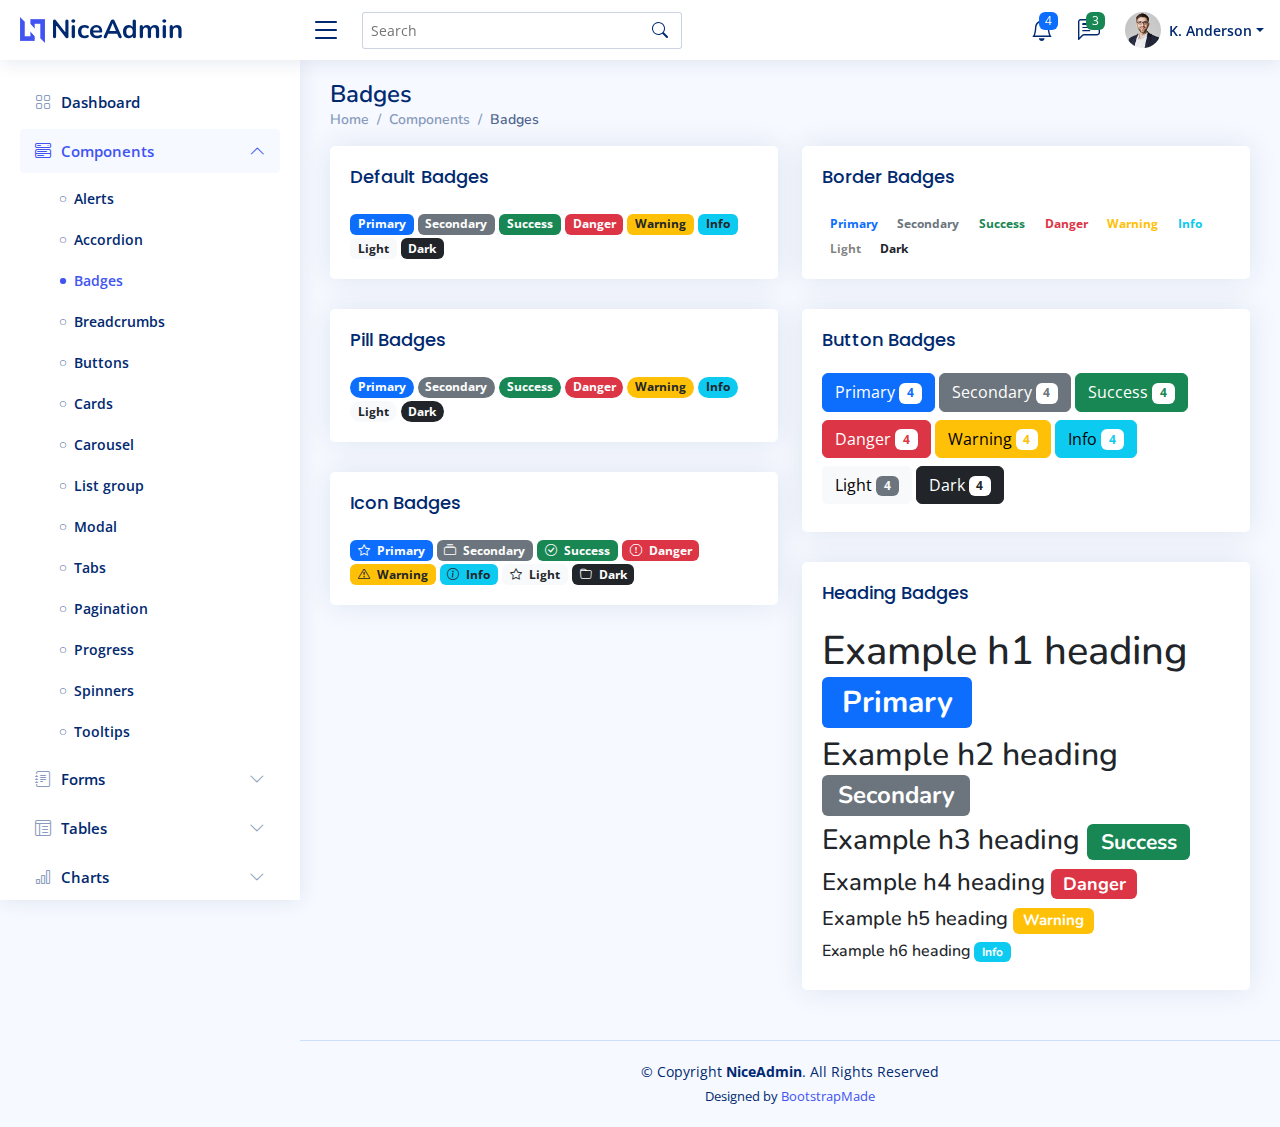
<file: NiceAdmin/components-badges.html>
<!DOCTYPE html>
<html lang="en">

<head>
  <meta charset="utf-8">
  <meta content="width=device-width, initial-scale=1.0" name="viewport">

  <title>Components / Badges - NiceAdmin Bootstrap Template</title>
  <meta content="" name="description">
  <meta content="" name="keywords">

  <!-- Favicons -->
  <link href="assets/img/favicon.png" rel="icon">
  <link href="assets/img/apple-touch-icon.png" rel="apple-touch-icon">

  <!-- Google Fonts -->
  <link href="https://fonts.gstatic.com" rel="preconnect">
  <link href="https://fonts.googleapis.com/css?family=Open+Sans:300,300i,400,400i,600,600i,700,700i|Nunito:300,300i,400,400i,600,600i,700,700i|Poppins:300,300i,400,400i,500,500i,600,600i,700,700i" rel="stylesheet">

  <!-- Vendor CSS Files -->
  <link href="assets/vendor/bootstrap/css/bootstrap.min.css" rel="stylesheet">
  <link href="assets/vendor/bootstrap-icons/bootstrap-icons.css" rel="stylesheet">
  <link href="assets/vendor/boxicons/css/boxicons.min.css" rel="stylesheet">
  <link href="assets/vendor/quill/quill.snow.css" rel="stylesheet">
  <link href="assets/vendor/quill/quill.bubble.css" rel="stylesheet">
  <link href="assets/vendor/remixicon/remixicon.css" rel="stylesheet">
  <link href="assets/vendor/simple-datatables/style.css" rel="stylesheet">

  <!-- Template Main CSS File -->
  <link href="assets/css/style.css" rel="stylesheet">

  <!-- =======================================================
  * Template Name: NiceAdmin
  * Updated: May 30 2023 with Bootstrap v5.3.0
  * Template URL: https://bootstrapmade.com/nice-admin-bootstrap-admin-html-template/
  * Author: BootstrapMade.com
  * License: https://bootstrapmade.com/license/
  ======================================================== -->
</head>

<body>

  <!-- ======= Header ======= -->
  <header id="header" class="header fixed-top d-flex align-items-center">

    <div class="d-flex align-items-center justify-content-between">
      <a href="index.html" class="logo d-flex align-items-center">
        <img src="assets/img/logo.png" alt="">
        <span class="d-none d-lg-block">NiceAdmin</span>
      </a>
      <i class="bi bi-list toggle-sidebar-btn"></i>
    </div><!-- End Logo -->

    <div class="search-bar">
      <form class="search-form d-flex align-items-center" method="POST" action="#">
        <input type="text" name="query" placeholder="Search" title="Enter search keyword">
        <button type="submit" title="Search"><i class="bi bi-search"></i></button>
      </form>
    </div><!-- End Search Bar -->

    <nav class="header-nav ms-auto">
      <ul class="d-flex align-items-center">

        <li class="nav-item d-block d-lg-none">
          <a class="nav-link nav-icon search-bar-toggle " href="#">
            <i class="bi bi-search"></i>
          </a>
        </li><!-- End Search Icon-->

        <li class="nav-item dropdown">

          <a class="nav-link nav-icon" href="#" data-bs-toggle="dropdown">
            <i class="bi bi-bell"></i>
            <span class="badge bg-primary badge-number">4</span>
          </a><!-- End Notification Icon -->

          <ul class="dropdown-menu dropdown-menu-end dropdown-menu-arrow notifications">
            <li class="dropdown-header">
              You have 4 new notifications
              <a href="#"><span class="badge rounded-pill bg-primary p-2 ms-2">View all</span></a>
            </li>
            <li>
              <hr class="dropdown-divider">
            </li>

            <li class="notification-item">
              <i class="bi bi-exclamation-circle text-warning"></i>
              <div>
                <h4>Lorem Ipsum</h4>
                <p>Quae dolorem earum veritatis oditseno</p>
                <p>30 min. ago</p>
              </div>
            </li>

            <li>
              <hr class="dropdown-divider">
            </li>

            <li class="notification-item">
              <i class="bi bi-x-circle text-danger"></i>
              <div>
                <h4>Atque rerum nesciunt</h4>
                <p>Quae dolorem earum veritatis oditseno</p>
                <p>1 hr. ago</p>
              </div>
            </li>

            <li>
              <hr class="dropdown-divider">
            </li>

            <li class="notification-item">
              <i class="bi bi-check-circle text-success"></i>
              <div>
                <h4>Sit rerum fuga</h4>
                <p>Quae dolorem earum veritatis oditseno</p>
                <p>2 hrs. ago</p>
              </div>
            </li>

            <li>
              <hr class="dropdown-divider">
            </li>

            <li class="notification-item">
              <i class="bi bi-info-circle text-primary"></i>
              <div>
                <h4>Dicta reprehenderit</h4>
                <p>Quae dolorem earum veritatis oditseno</p>
                <p>4 hrs. ago</p>
              </div>
            </li>

            <li>
              <hr class="dropdown-divider">
            </li>
            <li class="dropdown-footer">
              <a href="#">Show all notifications</a>
            </li>

          </ul><!-- End Notification Dropdown Items -->

        </li><!-- End Notification Nav -->

        <li class="nav-item dropdown">

          <a class="nav-link nav-icon" href="#" data-bs-toggle="dropdown">
            <i class="bi bi-chat-left-text"></i>
            <span class="badge bg-success badge-number">3</span>
          </a><!-- End Messages Icon -->

          <ul class="dropdown-menu dropdown-menu-end dropdown-menu-arrow messages">
            <li class="dropdown-header">
              You have 3 new messages
              <a href="#"><span class="badge rounded-pill bg-primary p-2 ms-2">View all</span></a>
            </li>
            <li>
              <hr class="dropdown-divider">
            </li>

            <li class="message-item">
              <a href="#">
                <img src="assets/img/messages-1.jpg" alt="" class="rounded-circle">
                <div>
                  <h4>Maria Hudson</h4>
                  <p>Velit asperiores et ducimus soluta repudiandae labore officia est ut...</p>
                  <p>4 hrs. ago</p>
                </div>
              </a>
            </li>
            <li>
              <hr class="dropdown-divider">
            </li>

            <li class="message-item">
              <a href="#">
                <img src="assets/img/messages-2.jpg" alt="" class="rounded-circle">
                <div>
                  <h4>Anna Nelson</h4>
                  <p>Velit asperiores et ducimus soluta repudiandae labore officia est ut...</p>
                  <p>6 hrs. ago</p>
                </div>
              </a>
            </li>
            <li>
              <hr class="dropdown-divider">
            </li>

            <li class="message-item">
              <a href="#">
                <img src="assets/img/messages-3.jpg" alt="" class="rounded-circle">
                <div>
                  <h4>David Muldon</h4>
                  <p>Velit asperiores et ducimus soluta repudiandae labore officia est ut...</p>
                  <p>8 hrs. ago</p>
                </div>
              </a>
            </li>
            <li>
              <hr class="dropdown-divider">
            </li>

            <li class="dropdown-footer">
              <a href="#">Show all messages</a>
            </li>

          </ul><!-- End Messages Dropdown Items -->

        </li><!-- End Messages Nav -->

        <li class="nav-item dropdown pe-3">

          <a class="nav-link nav-profile d-flex align-items-center pe-0" href="#" data-bs-toggle="dropdown">
            <img src="assets/img/profile-img.jpg" alt="Profile" class="rounded-circle">
            <span class="d-none d-md-block dropdown-toggle ps-2">K. Anderson</span>
          </a><!-- End Profile Iamge Icon -->

          <ul class="dropdown-menu dropdown-menu-end dropdown-menu-arrow profile">
            <li class="dropdown-header">
              <h6>Kevin Anderson</h6>
              <span>Web Designer</span>
            </li>
            <li>
              <hr class="dropdown-divider">
            </li>

            <li>
              <a class="dropdown-item d-flex align-items-center" href="users-profile.html">
                <i class="bi bi-person"></i>
                <span>My Profile</span>
              </a>
            </li>
            <li>
              <hr class="dropdown-divider">
            </li>

            <li>
              <a class="dropdown-item d-flex align-items-center" href="users-profile.html">
                <i class="bi bi-gear"></i>
                <span>Account Settings</span>
              </a>
            </li>
            <li>
              <hr class="dropdown-divider">
            </li>

            <li>
              <a class="dropdown-item d-flex align-items-center" href="pages-faq.html">
                <i class="bi bi-question-circle"></i>
                <span>Need Help?</span>
              </a>
            </li>
            <li>
              <hr class="dropdown-divider">
            </li>

            <li>
              <a class="dropdown-item d-flex align-items-center" href="#">
                <i class="bi bi-box-arrow-right"></i>
                <span>Sign Out</span>
              </a>
            </li>

          </ul><!-- End Profile Dropdown Items -->
        </li><!-- End Profile Nav -->

      </ul>
    </nav><!-- End Icons Navigation -->

  </header><!-- End Header -->

  <!-- ======= Sidebar ======= -->
  <aside id="sidebar" class="sidebar">

    <ul class="sidebar-nav" id="sidebar-nav">

      <li class="nav-item">
        <a class="nav-link collapsed" href="index.html">
          <i class="bi bi-grid"></i>
          <span>Dashboard</span>
        </a>
      </li><!-- End Dashboard Nav -->

      <li class="nav-item">
        <a class="nav-link " data-bs-target="#components-nav" data-bs-toggle="collapse" href="#">
          <i class="bi bi-menu-button-wide"></i><span>Components</span><i class="bi bi-chevron-down ms-auto"></i>
        </a>
        <ul id="components-nav" class="nav-content collapse show" data-bs-parent="#sidebar-nav">
          <li>
            <a href="components-alerts.html">
              <i class="bi bi-circle"></i><span>Alerts</span>
            </a>
          </li>
          <li>
            <a href="components-accordion.html">
              <i class="bi bi-circle"></i><span>Accordion</span>
            </a>
          </li>
          <li>
            <a href="components-badges.html" class="active">
              <i class="bi bi-circle"></i><span>Badges</span>
            </a>
          </li>
          <li>
            <a href="components-breadcrumbs.html">
              <i class="bi bi-circle"></i><span>Breadcrumbs</span>
            </a>
          </li>
          <li>
            <a href="components-buttons.html">
              <i class="bi bi-circle"></i><span>Buttons</span>
            </a>
          </li>
          <li>
            <a href="components-cards.html">
              <i class="bi bi-circle"></i><span>Cards</span>
            </a>
          </li>
          <li>
            <a href="components-carousel.html">
              <i class="bi bi-circle"></i><span>Carousel</span>
            </a>
          </li>
          <li>
            <a href="components-list-group.html">
              <i class="bi bi-circle"></i><span>List group</span>
            </a>
          </li>
          <li>
            <a href="components-modal.html">
              <i class="bi bi-circle"></i><span>Modal</span>
            </a>
          </li>
          <li>
            <a href="components-tabs.html">
              <i class="bi bi-circle"></i><span>Tabs</span>
            </a>
          </li>
          <li>
            <a href="components-pagination.html">
              <i class="bi bi-circle"></i><span>Pagination</span>
            </a>
          </li>
          <li>
            <a href="components-progress.html">
              <i class="bi bi-circle"></i><span>Progress</span>
            </a>
          </li>
          <li>
            <a href="components-spinners.html">
              <i class="bi bi-circle"></i><span>Spinners</span>
            </a>
          </li>
          <li>
            <a href="components-tooltips.html">
              <i class="bi bi-circle"></i><span>Tooltips</span>
            </a>
          </li>
        </ul>
      </li><!-- End Components Nav -->

      <li class="nav-item">
        <a class="nav-link collapsed" data-bs-target="#forms-nav" data-bs-toggle="collapse" href="#">
          <i class="bi bi-journal-text"></i><span>Forms</span><i class="bi bi-chevron-down ms-auto"></i>
        </a>
        <ul id="forms-nav" class="nav-content collapse " data-bs-parent="#sidebar-nav">
          <li>
            <a href="forms-elements.html">
              <i class="bi bi-circle"></i><span>Form Elements</span>
            </a>
          </li>
          <li>
            <a href="forms-layouts.html">
              <i class="bi bi-circle"></i><span>Form Layouts</span>
            </a>
          </li>
          <li>
            <a href="forms-editors.html">
              <i class="bi bi-circle"></i><span>Form Editors</span>
            </a>
          </li>
          <li>
            <a href="forms-validation.html">
              <i class="bi bi-circle"></i><span>Form Validation</span>
            </a>
          </li>
        </ul>
      </li><!-- End Forms Nav -->

      <li class="nav-item">
        <a class="nav-link collapsed" data-bs-target="#tables-nav" data-bs-toggle="collapse" href="#">
          <i class="bi bi-layout-text-window-reverse"></i><span>Tables</span><i class="bi bi-chevron-down ms-auto"></i>
        </a>
        <ul id="tables-nav" class="nav-content collapse " data-bs-parent="#sidebar-nav">
          <li>
            <a href="tables-general.html">
              <i class="bi bi-circle"></i><span>General Tables</span>
            </a>
          </li>
          <li>
            <a href="tables-data.html">
              <i class="bi bi-circle"></i><span>Data Tables</span>
            </a>
          </li>
        </ul>
      </li><!-- End Tables Nav -->

      <li class="nav-item">
        <a class="nav-link collapsed" data-bs-target="#charts-nav" data-bs-toggle="collapse" href="#">
          <i class="bi bi-bar-chart"></i><span>Charts</span><i class="bi bi-chevron-down ms-auto"></i>
        </a>
        <ul id="charts-nav" class="nav-content collapse " data-bs-parent="#sidebar-nav">
          <li>
            <a href="charts-chartjs.html">
              <i class="bi bi-circle"></i><span>Chart.js</span>
            </a>
          </li>
          <li>
            <a href="charts-apexcharts.html">
              <i class="bi bi-circle"></i><span>ApexCharts</span>
            </a>
          </li>
          <li>
            <a href="charts-echarts.html">
              <i class="bi bi-circle"></i><span>ECharts</span>
            </a>
          </li>
        </ul>
      </li><!-- End Charts Nav -->

      <li class="nav-item">
        <a class="nav-link collapsed" data-bs-target="#icons-nav" data-bs-toggle="collapse" href="#">
          <i class="bi bi-gem"></i><span>Icons</span><i class="bi bi-chevron-down ms-auto"></i>
        </a>
        <ul id="icons-nav" class="nav-content collapse " data-bs-parent="#sidebar-nav">
          <li>
            <a href="icons-bootstrap.html">
              <i class="bi bi-circle"></i><span>Bootstrap Icons</span>
            </a>
          </li>
          <li>
            <a href="icons-remix.html">
              <i class="bi bi-circle"></i><span>Remix Icons</span>
            </a>
          </li>
          <li>
            <a href="icons-boxicons.html">
              <i class="bi bi-circle"></i><span>Boxicons</span>
            </a>
          </li>
        </ul>
      </li><!-- End Icons Nav -->

      <li class="nav-heading">Pages</li>

      <li class="nav-item">
        <a class="nav-link collapsed" href="users-profile.html">
          <i class="bi bi-person"></i>
          <span>Profile</span>
        </a>
      </li><!-- End Profile Page Nav -->

      <li class="nav-item">
        <a class="nav-link collapsed" href="pages-faq.html">
          <i class="bi bi-question-circle"></i>
          <span>F.A.Q</span>
        </a>
      </li><!-- End F.A.Q Page Nav -->

      <li class="nav-item">
        <a class="nav-link collapsed" href="pages-contact.html">
          <i class="bi bi-envelope"></i>
          <span>Contact</span>
        </a>
      </li><!-- End Contact Page Nav -->

      <li class="nav-item">
        <a class="nav-link collapsed" href="pages-register.html">
          <i class="bi bi-card-list"></i>
          <span>Register</span>
        </a>
      </li><!-- End Register Page Nav -->

      <li class="nav-item">
        <a class="nav-link collapsed" href="pages-login.html">
          <i class="bi bi-box-arrow-in-right"></i>
          <span>Login</span>
        </a>
      </li><!-- End Login Page Nav -->

      <li class="nav-item">
        <a class="nav-link collapsed" href="pages-error-404.html">
          <i class="bi bi-dash-circle"></i>
          <span>Error 404</span>
        </a>
      </li><!-- End Error 404 Page Nav -->

      <li class="nav-item">
        <a class="nav-link collapsed" href="pages-blank.html">
          <i class="bi bi-file-earmark"></i>
          <span>Blank</span>
        </a>
      </li><!-- End Blank Page Nav -->

    </ul>

  </aside><!-- End Sidebar-->

  <main id="main" class="main">

    <div class="pagetitle">
      <h1>Badges</h1>
      <nav>
        <ol class="breadcrumb">
          <li class="breadcrumb-item"><a href="index.html">Home</a></li>
          <li class="breadcrumb-item">Components</li>
          <li class="breadcrumb-item active">Badges</li>
        </ol>
      </nav>
    </div><!-- End Page Title -->

    <section class="section">
      <div class="row">

        <div class="col-lg-6">

          <div class="card">
            <div class="card-body">
              <h5 class="card-title">Default Badges</h5>

              <span class="badge bg-primary">Primary</span>
              <span class="badge bg-secondary">Secondary</span>
              <span class="badge bg-success">Success</span>
              <span class="badge bg-danger">Danger</span>
              <span class="badge bg-warning text-dark">Warning</span>
              <span class="badge bg-info text-dark">Info</span>
              <span class="badge bg-light text-dark">Light</span>
              <span class="badge bg-dark">Dark</span>
            </div>
          </div><!-- End Default Badges -->

          <div class="card">
            <div class="card-body">
              <h5 class="card-title">Pill Badges</h5>
              <span class="badge rounded-pill bg-primary">Primary</span>
              <span class="badge rounded-pill bg-secondary">Secondary</span>
              <span class="badge rounded-pill bg-success">Success</span>
              <span class="badge rounded-pill bg-danger">Danger</span>
              <span class="badge rounded-pill bg-warning text-dark">Warning</span>
              <span class="badge rounded-pill bg-info text-dark">Info</span>
              <span class="badge rounded-pill bg-light text-dark">Light</span>
              <span class="badge rounded-pill bg-dark">Dark</span>
            </div>
          </div><!-- End Pill Badges -->

          <div class="card">
            <div class="card-body">
              <h5 class="card-title">Icon Badges</h5>
              <span class="badge bg-primary"><i class="bi bi-star me-1"></i> Primary</span>
              <span class="badge bg-secondary"><i class="bi bi-collection me-1"></i> Secondary</span>
              <span class="badge bg-success"><i class="bi bi-check-circle me-1"></i> Success</span>
              <span class="badge bg-danger"><i class="bi bi-exclamation-octagon me-1"></i> Danger</span>
              <span class="badge bg-warning text-dark"><i class="bi bi-exclamation-triangle me-1"></i> Warning</span>
              <span class="badge bg-info text-dark"><i class="bi bi-info-circle me-1"></i> Info</span>
              <span class="badge bg-light text-dark"><i class="bi bi-star me-1"></i> Light</span>
              <span class="badge bg-dark"><i class="bi bi-folder me-1"></i> Dark</span>
            </div>
          </div><!-- End Icon Badges -->

        </div>

        <div class="col-lg-6">

          <div class="card">
            <div class="card-body">
              <h5 class="card-title">Border Badges</h5>
              <span class="badge border-primary border-1 text-primary">Primary</span>
              <span class="badge border-secondary border-1 text-secondary">Secondary</span>
              <span class="badge border-success border-1 text-success">Success</span>
              <span class="badge border-danger border-1 text-danger">Danger</span>
              <span class="badge border-warning border-1 text-warning">Warning</span>
              <span class="badge border-info border-1 text-info">Info</span>
              <span class="badge border-light border-1 text-black-50">Light</span>
              <span class="badge border-dark border-1 text-dark">Dark</span>
            </div>
          </div><!-- End Border Badges -->

          <div class="card">
            <div class="card-body">
              <h5 class="card-title">Button Badges</h5>

              <button type="button" class="btn btn-primary mb-2">
                Primary <span class="badge bg-white text-primary">4</span>
              </button>
              <button type="button" class="btn btn-secondary mb-2">
                Secondary <span class="badge bg-white text-secondary">4</span>
              </button>
              <button type="button" class="btn btn-success mb-2">
                Success <span class="badge bg-white text-success">4</span>
              </button>
              <button type="button" class="btn btn-danger mb-2">
                Danger <span class="badge bg-white text-danger">4</span>
              </button>
              <button type="button" class="btn btn-warning mb-2">
                Warning <span class="badge bg-white text-warning">4</span>
              </button>
              <button type="button" class="btn btn-info mb-2">
                Info <span class="badge bg-white text-info">4</span>
              </button>
              <button type="button" class="btn btn-light mb-2">
                Light <span class="badge bg-secondary text-light">4</span>
              </button>
              <button type="button" class="btn btn-dark mb-2">
                Dark <span class="badge bg-white text-dark">4</span>
              </button>
            </div>
          </div><!-- End Button Badges -->

          <div class="card">
            <div class="card-body">
              <h5 class="card-title">Heading Badges</h5>

              <h1>Example h1 heading <span class="badge bg-primary">Primary</span></h1>
              <h2>Example h2 heading <span class="badge bg-secondary">Secondary</span></h2>
              <h3>Example h3 heading <span class="badge bg-success">Success</span></h3>
              <h4>Example h4 heading <span class="badge bg-danger">Danger</span></h4>
              <h5>Example h5 heading <span class="badge bg-warning">Warning</span></h5>
              <h6>Example h6 heading <span class="badge bg-info">Info</span></h6>
            </div>
          </div><!-- End Heading Badges -->

        </div>

      </div>
    </section>

  </main><!-- End #main -->

  <!-- ======= Footer ======= -->
  <footer id="footer" class="footer">
    <div class="copyright">
      &copy; Copyright <strong><span>NiceAdmin</span></strong>. All Rights Reserved
    </div>
    <div class="credits">
      <!-- All the links in the footer should remain intact. -->
      <!-- You can delete the links only if you purchased the pro version. -->
      <!-- Licensing information: https://bootstrapmade.com/license/ -->
      <!-- Purchase the pro version with working PHP/AJAX contact form: https://bootstrapmade.com/nice-admin-bootstrap-admin-html-template/ -->
      Designed by <a href="https://bootstrapmade.com/">BootstrapMade</a>
    </div>
  </footer><!-- End Footer -->

  <a href="#" class="back-to-top d-flex align-items-center justify-content-center"><i class="bi bi-arrow-up-short"></i></a>

  <!-- Vendor JS Files -->
  <script src="assets/vendor/apexcharts/apexcharts.min.js"></script>
  <script src="assets/vendor/bootstrap/js/bootstrap.bundle.min.js"></script>
  <script src="assets/vendor/chart.js/chart.umd.js"></script>
  <script src="assets/vendor/echarts/echarts.min.js"></script>
  <script src="assets/vendor/quill/quill.min.js"></script>
  <script src="assets/vendor/simple-datatables/simple-datatables.js"></script>
  <script src="assets/vendor/tinymce/tinymce.min.js"></script>
  <script src="assets/vendor/php-email-form/validate.js"></script>

  <!-- Template Main JS File -->
  <script src="assets/js/main.js"></script>

</body>

</html>
</file>
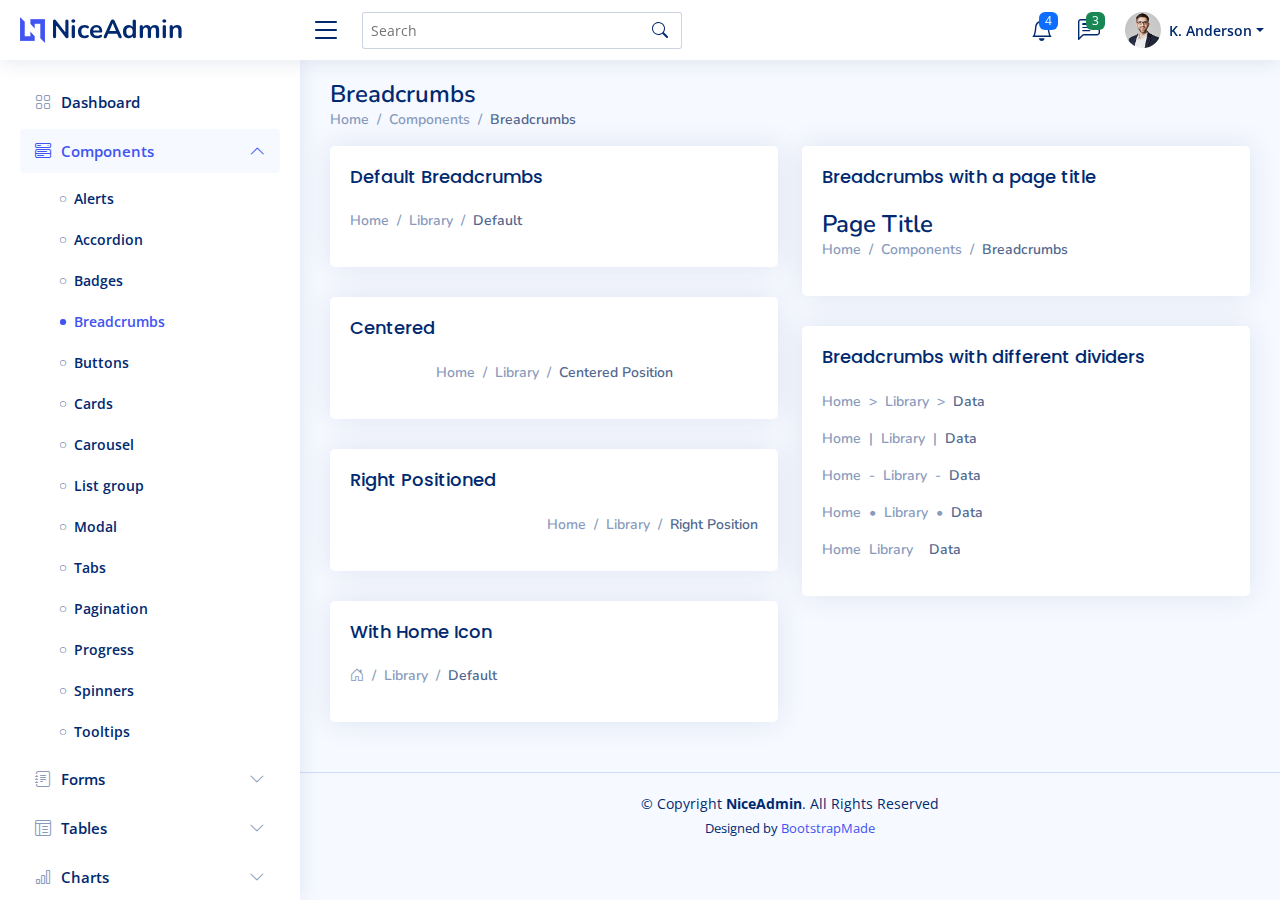
<file: NiceAdmin/components-breadcrumbs.html>
<!DOCTYPE html>
<html lang="en">

<head>
  <meta charset="utf-8">
  <meta content="width=device-width, initial-scale=1.0" name="viewport">

  <title>Components / Breadcrumbs - NiceAdmin Bootstrap Template</title>
  <meta content="" name="description">
  <meta content="" name="keywords">

  <!-- Favicons -->
  <link href="assets/img/favicon.png" rel="icon">
  <link href="assets/img/apple-touch-icon.png" rel="apple-touch-icon">

  <!-- Google Fonts -->
  <link href="https://fonts.gstatic.com" rel="preconnect">
  <link href="https://fonts.googleapis.com/css?family=Open+Sans:300,300i,400,400i,600,600i,700,700i|Nunito:300,300i,400,400i,600,600i,700,700i|Poppins:300,300i,400,400i,500,500i,600,600i,700,700i" rel="stylesheet">

  <!-- Vendor CSS Files -->
  <link href="assets/vendor/bootstrap/css/bootstrap.min.css" rel="stylesheet">
  <link href="assets/vendor/bootstrap-icons/bootstrap-icons.css" rel="stylesheet">
  <link href="assets/vendor/boxicons/css/boxicons.min.css" rel="stylesheet">
  <link href="assets/vendor/quill/quill.snow.css" rel="stylesheet">
  <link href="assets/vendor/quill/quill.bubble.css" rel="stylesheet">
  <link href="assets/vendor/remixicon/remixicon.css" rel="stylesheet">
  <link href="assets/vendor/simple-datatables/style.css" rel="stylesheet">

  <!-- Template Main CSS File -->
  <link href="assets/css/style.css" rel="stylesheet">

  <!-- =======================================================
  * Template Name: NiceAdmin
  * Updated: May 30 2023 with Bootstrap v5.3.0
  * Template URL: https://bootstrapmade.com/nice-admin-bootstrap-admin-html-template/
  * Author: BootstrapMade.com
  * License: https://bootstrapmade.com/license/
  ======================================================== -->
</head>

<body>

  <!-- ======= Header ======= -->
  <header id="header" class="header fixed-top d-flex align-items-center">

    <div class="d-flex align-items-center justify-content-between">
      <a href="index.html" class="logo d-flex align-items-center">
        <img src="assets/img/logo.png" alt="">
        <span class="d-none d-lg-block">NiceAdmin</span>
      </a>
      <i class="bi bi-list toggle-sidebar-btn"></i>
    </div><!-- End Logo -->

    <div class="search-bar">
      <form class="search-form d-flex align-items-center" method="POST" action="#">
        <input type="text" name="query" placeholder="Search" title="Enter search keyword">
        <button type="submit" title="Search"><i class="bi bi-search"></i></button>
      </form>
    </div><!-- End Search Bar -->

    <nav class="header-nav ms-auto">
      <ul class="d-flex align-items-center">

        <li class="nav-item d-block d-lg-none">
          <a class="nav-link nav-icon search-bar-toggle " href="#">
            <i class="bi bi-search"></i>
          </a>
        </li><!-- End Search Icon-->

        <li class="nav-item dropdown">

          <a class="nav-link nav-icon" href="#" data-bs-toggle="dropdown">
            <i class="bi bi-bell"></i>
            <span class="badge bg-primary badge-number">4</span>
          </a><!-- End Notification Icon -->

          <ul class="dropdown-menu dropdown-menu-end dropdown-menu-arrow notifications">
            <li class="dropdown-header">
              You have 4 new notifications
              <a href="#"><span class="badge rounded-pill bg-primary p-2 ms-2">View all</span></a>
            </li>
            <li>
              <hr class="dropdown-divider">
            </li>

            <li class="notification-item">
              <i class="bi bi-exclamation-circle text-warning"></i>
              <div>
                <h4>Lorem Ipsum</h4>
                <p>Quae dolorem earum veritatis oditseno</p>
                <p>30 min. ago</p>
              </div>
            </li>

            <li>
              <hr class="dropdown-divider">
            </li>

            <li class="notification-item">
              <i class="bi bi-x-circle text-danger"></i>
              <div>
                <h4>Atque rerum nesciunt</h4>
                <p>Quae dolorem earum veritatis oditseno</p>
                <p>1 hr. ago</p>
              </div>
            </li>

            <li>
              <hr class="dropdown-divider">
            </li>

            <li class="notification-item">
              <i class="bi bi-check-circle text-success"></i>
              <div>
                <h4>Sit rerum fuga</h4>
                <p>Quae dolorem earum veritatis oditseno</p>
                <p>2 hrs. ago</p>
              </div>
            </li>

            <li>
              <hr class="dropdown-divider">
            </li>

            <li class="notification-item">
              <i class="bi bi-info-circle text-primary"></i>
              <div>
                <h4>Dicta reprehenderit</h4>
                <p>Quae dolorem earum veritatis oditseno</p>
                <p>4 hrs. ago</p>
              </div>
            </li>

            <li>
              <hr class="dropdown-divider">
            </li>
            <li class="dropdown-footer">
              <a href="#">Show all notifications</a>
            </li>

          </ul><!-- End Notification Dropdown Items -->

        </li><!-- End Notification Nav -->

        <li class="nav-item dropdown">

          <a class="nav-link nav-icon" href="#" data-bs-toggle="dropdown">
            <i class="bi bi-chat-left-text"></i>
            <span class="badge bg-success badge-number">3</span>
          </a><!-- End Messages Icon -->

          <ul class="dropdown-menu dropdown-menu-end dropdown-menu-arrow messages">
            <li class="dropdown-header">
              You have 3 new messages
              <a href="#"><span class="badge rounded-pill bg-primary p-2 ms-2">View all</span></a>
            </li>
            <li>
              <hr class="dropdown-divider">
            </li>

            <li class="message-item">
              <a href="#">
                <img src="assets/img/messages-1.jpg" alt="" class="rounded-circle">
                <div>
                  <h4>Maria Hudson</h4>
                  <p>Velit asperiores et ducimus soluta repudiandae labore officia est ut...</p>
                  <p>4 hrs. ago</p>
                </div>
              </a>
            </li>
            <li>
              <hr class="dropdown-divider">
            </li>

            <li class="message-item">
              <a href="#">
                <img src="assets/img/messages-2.jpg" alt="" class="rounded-circle">
                <div>
                  <h4>Anna Nelson</h4>
                  <p>Velit asperiores et ducimus soluta repudiandae labore officia est ut...</p>
                  <p>6 hrs. ago</p>
                </div>
              </a>
            </li>
            <li>
              <hr class="dropdown-divider">
            </li>

            <li class="message-item">
              <a href="#">
                <img src="assets/img/messages-3.jpg" alt="" class="rounded-circle">
                <div>
                  <h4>David Muldon</h4>
                  <p>Velit asperiores et ducimus soluta repudiandae labore officia est ut...</p>
                  <p>8 hrs. ago</p>
                </div>
              </a>
            </li>
            <li>
              <hr class="dropdown-divider">
            </li>

            <li class="dropdown-footer">
              <a href="#">Show all messages</a>
            </li>

          </ul><!-- End Messages Dropdown Items -->

        </li><!-- End Messages Nav -->

        <li class="nav-item dropdown pe-3">

          <a class="nav-link nav-profile d-flex align-items-center pe-0" href="#" data-bs-toggle="dropdown">
            <img src="assets/img/profile-img.jpg" alt="Profile" class="rounded-circle">
            <span class="d-none d-md-block dropdown-toggle ps-2">K. Anderson</span>
          </a><!-- End Profile Iamge Icon -->

          <ul class="dropdown-menu dropdown-menu-end dropdown-menu-arrow profile">
            <li class="dropdown-header">
              <h6>Kevin Anderson</h6>
              <span>Web Designer</span>
            </li>
            <li>
              <hr class="dropdown-divider">
            </li>

            <li>
              <a class="dropdown-item d-flex align-items-center" href="users-profile.html">
                <i class="bi bi-person"></i>
                <span>My Profile</span>
              </a>
            </li>
            <li>
              <hr class="dropdown-divider">
            </li>

            <li>
              <a class="dropdown-item d-flex align-items-center" href="users-profile.html">
                <i class="bi bi-gear"></i>
                <span>Account Settings</span>
              </a>
            </li>
            <li>
              <hr class="dropdown-divider">
            </li>

            <li>
              <a class="dropdown-item d-flex align-items-center" href="pages-faq.html">
                <i class="bi bi-question-circle"></i>
                <span>Need Help?</span>
              </a>
            </li>
            <li>
              <hr class="dropdown-divider">
            </li>

            <li>
              <a class="dropdown-item d-flex align-items-center" href="#">
                <i class="bi bi-box-arrow-right"></i>
                <span>Sign Out</span>
              </a>
            </li>

          </ul><!-- End Profile Dropdown Items -->
        </li><!-- End Profile Nav -->

      </ul>
    </nav><!-- End Icons Navigation -->

  </header><!-- End Header -->

  <!-- ======= Sidebar ======= -->
  <aside id="sidebar" class="sidebar">

    <ul class="sidebar-nav" id="sidebar-nav">

      <li class="nav-item">
        <a class="nav-link collapsed" href="index.html">
          <i class="bi bi-grid"></i>
          <span>Dashboard</span>
        </a>
      </li><!-- End Dashboard Nav -->

      <li class="nav-item">
        <a class="nav-link " data-bs-target="#components-nav" data-bs-toggle="collapse" href="#">
          <i class="bi bi-menu-button-wide"></i><span>Components</span><i class="bi bi-chevron-down ms-auto"></i>
        </a>
        <ul id="components-nav" class="nav-content collapse show" data-bs-parent="#sidebar-nav">
          <li>
            <a href="components-alerts.html">
              <i class="bi bi-circle"></i><span>Alerts</span>
            </a>
          </li>
          <li>
            <a href="components-accordion.html">
              <i class="bi bi-circle"></i><span>Accordion</span>
            </a>
          </li>
          <li>
            <a href="components-badges.html">
              <i class="bi bi-circle"></i><span>Badges</span>
            </a>
          </li>
          <li>
            <a href="components-breadcrumbs.html" class="active">
              <i class="bi bi-circle"></i><span>Breadcrumbs</span>
            </a>
          </li>
          <li>
            <a href="components-buttons.html">
              <i class="bi bi-circle"></i><span>Buttons</span>
            </a>
          </li>
          <li>
            <a href="components-cards.html">
              <i class="bi bi-circle"></i><span>Cards</span>
            </a>
          </li>
          <li>
            <a href="components-carousel.html">
              <i class="bi bi-circle"></i><span>Carousel</span>
            </a>
          </li>
          <li>
            <a href="components-list-group.html">
              <i class="bi bi-circle"></i><span>List group</span>
            </a>
          </li>
          <li>
            <a href="components-modal.html">
              <i class="bi bi-circle"></i><span>Modal</span>
            </a>
          </li>
          <li>
            <a href="components-tabs.html">
              <i class="bi bi-circle"></i><span>Tabs</span>
            </a>
          </li>
          <li>
            <a href="components-pagination.html">
              <i class="bi bi-circle"></i><span>Pagination</span>
            </a>
          </li>
          <li>
            <a href="components-progress.html">
              <i class="bi bi-circle"></i><span>Progress</span>
            </a>
          </li>
          <li>
            <a href="components-spinners.html">
              <i class="bi bi-circle"></i><span>Spinners</span>
            </a>
          </li>
          <li>
            <a href="components-tooltips.html">
              <i class="bi bi-circle"></i><span>Tooltips</span>
            </a>
          </li>
        </ul>
      </li><!-- End Components Nav -->

      <li class="nav-item">
        <a class="nav-link collapsed" data-bs-target="#forms-nav" data-bs-toggle="collapse" href="#">
          <i class="bi bi-journal-text"></i><span>Forms</span><i class="bi bi-chevron-down ms-auto"></i>
        </a>
        <ul id="forms-nav" class="nav-content collapse " data-bs-parent="#sidebar-nav">
          <li>
            <a href="forms-elements.html">
              <i class="bi bi-circle"></i><span>Form Elements</span>
            </a>
          </li>
          <li>
            <a href="forms-layouts.html">
              <i class="bi bi-circle"></i><span>Form Layouts</span>
            </a>
          </li>
          <li>
            <a href="forms-editors.html">
              <i class="bi bi-circle"></i><span>Form Editors</span>
            </a>
          </li>
          <li>
            <a href="forms-validation.html">
              <i class="bi bi-circle"></i><span>Form Validation</span>
            </a>
          </li>
        </ul>
      </li><!-- End Forms Nav -->

      <li class="nav-item">
        <a class="nav-link collapsed" data-bs-target="#tables-nav" data-bs-toggle="collapse" href="#">
          <i class="bi bi-layout-text-window-reverse"></i><span>Tables</span><i class="bi bi-chevron-down ms-auto"></i>
        </a>
        <ul id="tables-nav" class="nav-content collapse " data-bs-parent="#sidebar-nav">
          <li>
            <a href="tables-general.html">
              <i class="bi bi-circle"></i><span>General Tables</span>
            </a>
          </li>
          <li>
            <a href="tables-data.html">
              <i class="bi bi-circle"></i><span>Data Tables</span>
            </a>
          </li>
        </ul>
      </li><!-- End Tables Nav -->

      <li class="nav-item">
        <a class="nav-link collapsed" data-bs-target="#charts-nav" data-bs-toggle="collapse" href="#">
          <i class="bi bi-bar-chart"></i><span>Charts</span><i class="bi bi-chevron-down ms-auto"></i>
        </a>
        <ul id="charts-nav" class="nav-content collapse " data-bs-parent="#sidebar-nav">
          <li>
            <a href="charts-chartjs.html">
              <i class="bi bi-circle"></i><span>Chart.js</span>
            </a>
          </li>
          <li>
            <a href="charts-apexcharts.html">
              <i class="bi bi-circle"></i><span>ApexCharts</span>
            </a>
          </li>
          <li>
            <a href="charts-echarts.html">
              <i class="bi bi-circle"></i><span>ECharts</span>
            </a>
          </li>
        </ul>
      </li><!-- End Charts Nav -->

      <li class="nav-item">
        <a class="nav-link collapsed" data-bs-target="#icons-nav" data-bs-toggle="collapse" href="#">
          <i class="bi bi-gem"></i><span>Icons</span><i class="bi bi-chevron-down ms-auto"></i>
        </a>
        <ul id="icons-nav" class="nav-content collapse " data-bs-parent="#sidebar-nav">
          <li>
            <a href="icons-bootstrap.html">
              <i class="bi bi-circle"></i><span>Bootstrap Icons</span>
            </a>
          </li>
          <li>
            <a href="icons-remix.html">
              <i class="bi bi-circle"></i><span>Remix Icons</span>
            </a>
          </li>
          <li>
            <a href="icons-boxicons.html">
              <i class="bi bi-circle"></i><span>Boxicons</span>
            </a>
          </li>
        </ul>
      </li><!-- End Icons Nav -->

      <li class="nav-heading">Pages</li>

      <li class="nav-item">
        <a class="nav-link collapsed" href="users-profile.html">
          <i class="bi bi-person"></i>
          <span>Profile</span>
        </a>
      </li><!-- End Profile Page Nav -->

      <li class="nav-item">
        <a class="nav-link collapsed" href="pages-faq.html">
          <i class="bi bi-question-circle"></i>
          <span>F.A.Q</span>
        </a>
      </li><!-- End F.A.Q Page Nav -->

      <li class="nav-item">
        <a class="nav-link collapsed" href="pages-contact.html">
          <i class="bi bi-envelope"></i>
          <span>Contact</span>
        </a>
      </li><!-- End Contact Page Nav -->

      <li class="nav-item">
        <a class="nav-link collapsed" href="pages-register.html">
          <i class="bi bi-card-list"></i>
          <span>Register</span>
        </a>
      </li><!-- End Register Page Nav -->

      <li class="nav-item">
        <a class="nav-link collapsed" href="pages-login.html">
          <i class="bi bi-box-arrow-in-right"></i>
          <span>Login</span>
        </a>
      </li><!-- End Login Page Nav -->

      <li class="nav-item">
        <a class="nav-link collapsed" href="pages-error-404.html">
          <i class="bi bi-dash-circle"></i>
          <span>Error 404</span>
        </a>
      </li><!-- End Error 404 Page Nav -->

      <li class="nav-item">
        <a class="nav-link collapsed" href="pages-blank.html">
          <i class="bi bi-file-earmark"></i>
          <span>Blank</span>
        </a>
      </li><!-- End Blank Page Nav -->

    </ul>

  </aside><!-- End Sidebar-->

  <main id="main" class="main">

    <div class="pagetitle">
      <h1>Breadcrumbs</h1>
      <nav>
        <ol class="breadcrumb">
          <li class="breadcrumb-item"><a href="index.html">Home</a></li>
          <li class="breadcrumb-item">Components</li>
          <li class="breadcrumb-item active">Breadcrumbs</li>
        </ol>
      </nav>
    </div><!-- End Page Title -->

    <section class="section">
      <div class="row">
        <div class="col-lg-6">

          <div class="card">
            <div class="card-body">
              <h5 class="card-title">Default Breadcrumbs</h5>

              <nav>
                <ol class="breadcrumb">
                  <li class="breadcrumb-item"><a href="index.html">Home</a></li>
                  <li class="breadcrumb-item"><a href="#">Library</a></li>
                  <li class="breadcrumb-item active">Default</li>
                </ol>
              </nav>
            </div>
          </div>

          <div class="card">
            <div class="card-body">
              <h5 class="card-title">Centered</h5>

              <nav class="d-flex justify-content-center">
                <ol class="breadcrumb">
                  <li class="breadcrumb-item"><a href="index.html">Home</a></li>
                  <li class="breadcrumb-item"><a href="#">Library</a></li>
                  <li class="breadcrumb-item active">Centered Position</li>
                </ol>
              </nav>
            </div>
          </div>

          <div class="card">
            <div class="card-body">
              <h5 class="card-title">Right Positioned</h5>

              <nav class="d-flex justify-content-end">
                <ol class="breadcrumb">
                  <li class="breadcrumb-item"><a href="index.html">Home</a></li>
                  <li class="breadcrumb-item"><a href="#">Library</a></li>
                  <li class="breadcrumb-item active">Right Position</li>
                </ol>
              </nav>
            </div>
          </div>

          <div class="card">
            <div class="card-body">
              <h5 class="card-title">With Home Icon</h5>

              <nav>
                <ol class="breadcrumb">
                  <li class="breadcrumb-item"><a href="index.html"><i class="bi bi-house-door"></i></a></li>
                  <li class="breadcrumb-item"><a href="#">Library</a></li>
                  <li class="breadcrumb-item active">Default</li>
                </ol>
              </nav>
            </div>
          </div>

        </div>

        <div class="col-lg-6">

          <div class="card">
            <div class="card-body">
              <h5 class="card-title">Breadcrumbs with a page title</h5>

              <div class="pagetitle">
                <h1>Page Title</h1>
                <nav>
                  <ol class="breadcrumb">
                    <li class="breadcrumb-item"><a href="index.html">Home</a></li>
                    <li class="breadcrumb-item">Components</li>
                    <li class="breadcrumb-item active">Breadcrumbs</li>
                  </ol>
                </nav>
              </div><!-- End Breadcrumbs with a page title -->

            </div>
          </div>

          <div class="card">
            <div class="card-body">
              <h5 class="card-title">Breadcrumbs with different dividers</h5>

              <nav style="--bs-breadcrumb-divider: '>';">
                <ol class="breadcrumb">
                  <li class="breadcrumb-item"><a href="index.html">Home</a></li>
                  <li class="breadcrumb-item"><a href="#">Library</a></li>
                  <li class="breadcrumb-item active">Data</li>
                </ol>
              </nav>

              <nav style="--bs-breadcrumb-divider: '|';">
                <ol class="breadcrumb">
                  <li class="breadcrumb-item"><a href="index.html">Home</a></li>
                  <li class="breadcrumb-item"><a href="#">Library</a></li>
                  <li class="breadcrumb-item active">Data</li>
                </ol>
              </nav>

              <nav style="--bs-breadcrumb-divider: '-';">
                <ol class="breadcrumb">
                  <li class="breadcrumb-item"><a href="index.html">Home</a></li>
                  <li class="breadcrumb-item"><a href="#">Library</a></li>
                  <li class="breadcrumb-item active">Data</li>
                </ol>
              </nav>

              <nav style="--bs-breadcrumb-divider: '•';">
                <ol class="breadcrumb">
                  <li class="breadcrumb-item"><a href="index.html">Home</a></li>
                  <li class="breadcrumb-item"><a href="#">Library</a></li>
                  <li class="breadcrumb-item active">Data</li>
                </ol>
              </nav>

              <nav style="--bs-breadcrumb-divider: '';">
                <ol class="breadcrumb">
                  <li class="breadcrumb-item"><a href="index.html">Home</a></li>
                  <li class="breadcrumb-item"><a href="#">Library</a></li>
                  <li class="breadcrumb-item active">Data</li>
                </ol>
              </nav>

            </div>
          </div>

        </div>
      </div>
    </section>

  </main><!-- End #main -->

  <!-- ======= Footer ======= -->
  <footer id="footer" class="footer">
    <div class="copyright">
      &copy; Copyright <strong><span>NiceAdmin</span></strong>. All Rights Reserved
    </div>
    <div class="credits">
      <!-- All the links in the footer should remain intact. -->
      <!-- You can delete the links only if you purchased the pro version. -->
      <!-- Licensing information: https://bootstrapmade.com/license/ -->
      <!-- Purchase the pro version with working PHP/AJAX contact form: https://bootstrapmade.com/nice-admin-bootstrap-admin-html-template/ -->
      Designed by <a href="https://bootstrapmade.com/">BootstrapMade</a>
    </div>
  </footer><!-- End Footer -->

  <a href="#" class="back-to-top d-flex align-items-center justify-content-center"><i class="bi bi-arrow-up-short"></i></a>

  <!-- Vendor JS Files -->
  <script src="assets/vendor/apexcharts/apexcharts.min.js"></script>
  <script src="assets/vendor/bootstrap/js/bootstrap.bundle.min.js"></script>
  <script src="assets/vendor/chart.js/chart.umd.js"></script>
  <script src="assets/vendor/echarts/echarts.min.js"></script>
  <script src="assets/vendor/quill/quill.min.js"></script>
  <script src="assets/vendor/simple-datatables/simple-datatables.js"></script>
  <script src="assets/vendor/tinymce/tinymce.min.js"></script>
  <script src="assets/vendor/php-email-form/validate.js"></script>

  <!-- Template Main JS File -->
  <script src="assets/js/main.js"></script>

</body>

</html>
</file>
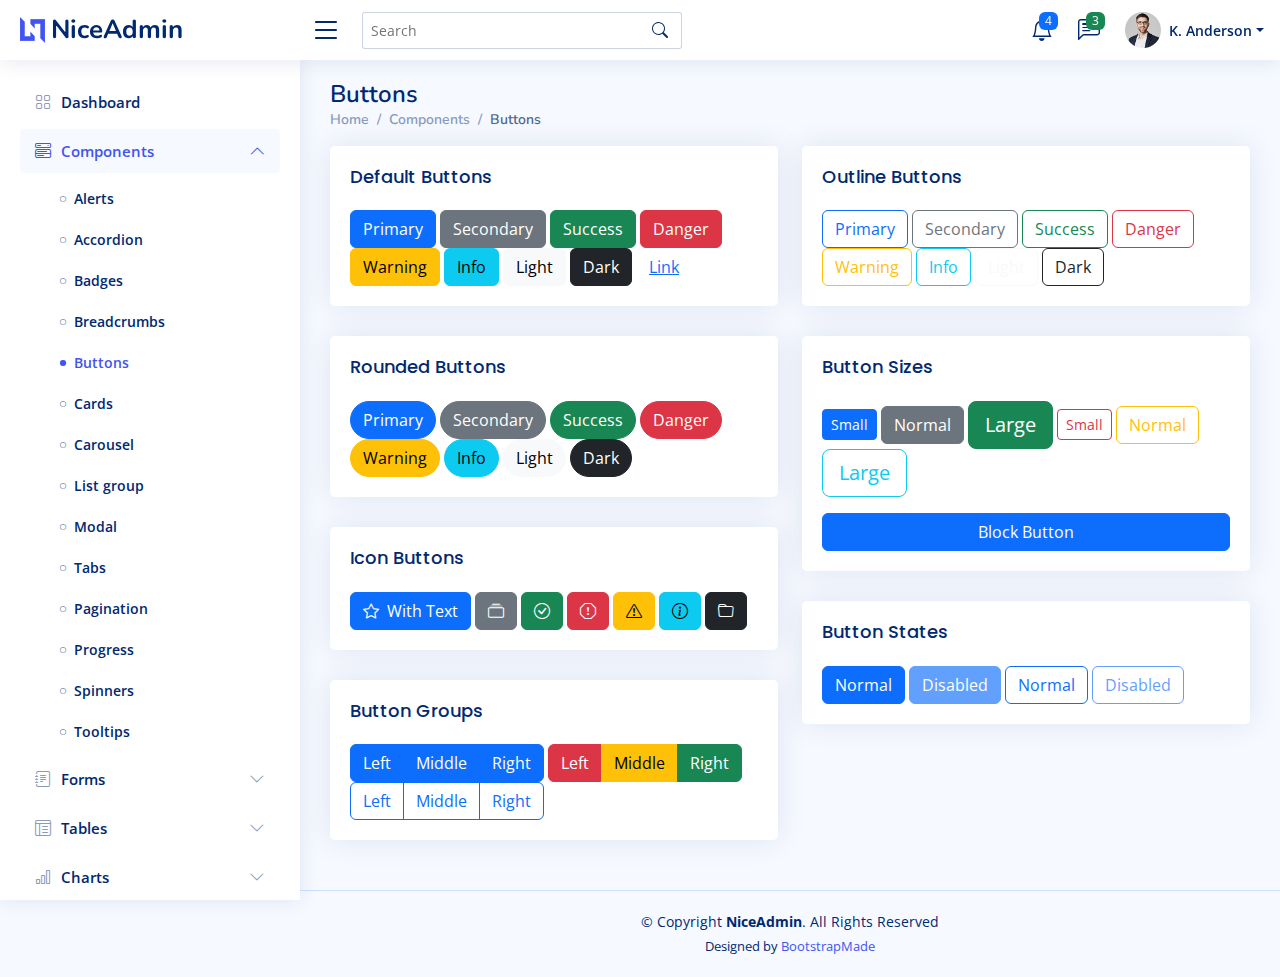
<file: NiceAdmin/components-buttons.html>
<!DOCTYPE html>
<html lang="en">

<head>
  <meta charset="utf-8">
  <meta content="width=device-width, initial-scale=1.0" name="viewport">

  <title>Components / Buttons - NiceAdmin Bootstrap Template</title>
  <meta content="" name="description">
  <meta content="" name="keywords">

  <!-- Favicons -->
  <link href="assets/img/favicon.png" rel="icon">
  <link href="assets/img/apple-touch-icon.png" rel="apple-touch-icon">

  <!-- Google Fonts -->
  <link href="https://fonts.gstatic.com" rel="preconnect">
  <link href="https://fonts.googleapis.com/css?family=Open+Sans:300,300i,400,400i,600,600i,700,700i|Nunito:300,300i,400,400i,600,600i,700,700i|Poppins:300,300i,400,400i,500,500i,600,600i,700,700i" rel="stylesheet">

  <!-- Vendor CSS Files -->
  <link href="assets/vendor/bootstrap/css/bootstrap.min.css" rel="stylesheet">
  <link href="assets/vendor/bootstrap-icons/bootstrap-icons.css" rel="stylesheet">
  <link href="assets/vendor/boxicons/css/boxicons.min.css" rel="stylesheet">
  <link href="assets/vendor/quill/quill.snow.css" rel="stylesheet">
  <link href="assets/vendor/quill/quill.bubble.css" rel="stylesheet">
  <link href="assets/vendor/remixicon/remixicon.css" rel="stylesheet">
  <link href="assets/vendor/simple-datatables/style.css" rel="stylesheet">

  <!-- Template Main CSS File -->
  <link href="assets/css/style.css" rel="stylesheet">

  <!-- =======================================================
  * Template Name: NiceAdmin
  * Updated: May 30 2023 with Bootstrap v5.3.0
  * Template URL: https://bootstrapmade.com/nice-admin-bootstrap-admin-html-template/
  * Author: BootstrapMade.com
  * License: https://bootstrapmade.com/license/
  ======================================================== -->
</head>

<body>

  <!-- ======= Header ======= -->
  <header id="header" class="header fixed-top d-flex align-items-center">

    <div class="d-flex align-items-center justify-content-between">
      <a href="index.html" class="logo d-flex align-items-center">
        <img src="assets/img/logo.png" alt="">
        <span class="d-none d-lg-block">NiceAdmin</span>
      </a>
      <i class="bi bi-list toggle-sidebar-btn"></i>
    </div><!-- End Logo -->

    <div class="search-bar">
      <form class="search-form d-flex align-items-center" method="POST" action="#">
        <input type="text" name="query" placeholder="Search" title="Enter search keyword">
        <button type="submit" title="Search"><i class="bi bi-search"></i></button>
      </form>
    </div><!-- End Search Bar -->

    <nav class="header-nav ms-auto">
      <ul class="d-flex align-items-center">

        <li class="nav-item d-block d-lg-none">
          <a class="nav-link nav-icon search-bar-toggle " href="#">
            <i class="bi bi-search"></i>
          </a>
        </li><!-- End Search Icon-->

        <li class="nav-item dropdown">

          <a class="nav-link nav-icon" href="#" data-bs-toggle="dropdown">
            <i class="bi bi-bell"></i>
            <span class="badge bg-primary badge-number">4</span>
          </a><!-- End Notification Icon -->

          <ul class="dropdown-menu dropdown-menu-end dropdown-menu-arrow notifications">
            <li class="dropdown-header">
              You have 4 new notifications
              <a href="#"><span class="badge rounded-pill bg-primary p-2 ms-2">View all</span></a>
            </li>
            <li>
              <hr class="dropdown-divider">
            </li>

            <li class="notification-item">
              <i class="bi bi-exclamation-circle text-warning"></i>
              <div>
                <h4>Lorem Ipsum</h4>
                <p>Quae dolorem earum veritatis oditseno</p>
                <p>30 min. ago</p>
              </div>
            </li>

            <li>
              <hr class="dropdown-divider">
            </li>

            <li class="notification-item">
              <i class="bi bi-x-circle text-danger"></i>
              <div>
                <h4>Atque rerum nesciunt</h4>
                <p>Quae dolorem earum veritatis oditseno</p>
                <p>1 hr. ago</p>
              </div>
            </li>

            <li>
              <hr class="dropdown-divider">
            </li>

            <li class="notification-item">
              <i class="bi bi-check-circle text-success"></i>
              <div>
                <h4>Sit rerum fuga</h4>
                <p>Quae dolorem earum veritatis oditseno</p>
                <p>2 hrs. ago</p>
              </div>
            </li>

            <li>
              <hr class="dropdown-divider">
            </li>

            <li class="notification-item">
              <i class="bi bi-info-circle text-primary"></i>
              <div>
                <h4>Dicta reprehenderit</h4>
                <p>Quae dolorem earum veritatis oditseno</p>
                <p>4 hrs. ago</p>
              </div>
            </li>

            <li>
              <hr class="dropdown-divider">
            </li>
            <li class="dropdown-footer">
              <a href="#">Show all notifications</a>
            </li>

          </ul><!-- End Notification Dropdown Items -->

        </li><!-- End Notification Nav -->

        <li class="nav-item dropdown">

          <a class="nav-link nav-icon" href="#" data-bs-toggle="dropdown">
            <i class="bi bi-chat-left-text"></i>
            <span class="badge bg-success badge-number">3</span>
          </a><!-- End Messages Icon -->

          <ul class="dropdown-menu dropdown-menu-end dropdown-menu-arrow messages">
            <li class="dropdown-header">
              You have 3 new messages
              <a href="#"><span class="badge rounded-pill bg-primary p-2 ms-2">View all</span></a>
            </li>
            <li>
              <hr class="dropdown-divider">
            </li>

            <li class="message-item">
              <a href="#">
                <img src="assets/img/messages-1.jpg" alt="" class="rounded-circle">
                <div>
                  <h4>Maria Hudson</h4>
                  <p>Velit asperiores et ducimus soluta repudiandae labore officia est ut...</p>
                  <p>4 hrs. ago</p>
                </div>
              </a>
            </li>
            <li>
              <hr class="dropdown-divider">
            </li>

            <li class="message-item">
              <a href="#">
                <img src="assets/img/messages-2.jpg" alt="" class="rounded-circle">
                <div>
                  <h4>Anna Nelson</h4>
                  <p>Velit asperiores et ducimus soluta repudiandae labore officia est ut...</p>
                  <p>6 hrs. ago</p>
                </div>
              </a>
            </li>
            <li>
              <hr class="dropdown-divider">
            </li>

            <li class="message-item">
              <a href="#">
                <img src="assets/img/messages-3.jpg" alt="" class="rounded-circle">
                <div>
                  <h4>David Muldon</h4>
                  <p>Velit asperiores et ducimus soluta repudiandae labore officia est ut...</p>
                  <p>8 hrs. ago</p>
                </div>
              </a>
            </li>
            <li>
              <hr class="dropdown-divider">
            </li>

            <li class="dropdown-footer">
              <a href="#">Show all messages</a>
            </li>

          </ul><!-- End Messages Dropdown Items -->

        </li><!-- End Messages Nav -->

        <li class="nav-item dropdown pe-3">

          <a class="nav-link nav-profile d-flex align-items-center pe-0" href="#" data-bs-toggle="dropdown">
            <img src="assets/img/profile-img.jpg" alt="Profile" class="rounded-circle">
            <span class="d-none d-md-block dropdown-toggle ps-2">K. Anderson</span>
          </a><!-- End Profile Iamge Icon -->

          <ul class="dropdown-menu dropdown-menu-end dropdown-menu-arrow profile">
            <li class="dropdown-header">
              <h6>Kevin Anderson</h6>
              <span>Web Designer</span>
            </li>
            <li>
              <hr class="dropdown-divider">
            </li>

            <li>
              <a class="dropdown-item d-flex align-items-center" href="users-profile.html">
                <i class="bi bi-person"></i>
                <span>My Profile</span>
              </a>
            </li>
            <li>
              <hr class="dropdown-divider">
            </li>

            <li>
              <a class="dropdown-item d-flex align-items-center" href="users-profile.html">
                <i class="bi bi-gear"></i>
                <span>Account Settings</span>
              </a>
            </li>
            <li>
              <hr class="dropdown-divider">
            </li>

            <li>
              <a class="dropdown-item d-flex align-items-center" href="pages-faq.html">
                <i class="bi bi-question-circle"></i>
                <span>Need Help?</span>
              </a>
            </li>
            <li>
              <hr class="dropdown-divider">
            </li>

            <li>
              <a class="dropdown-item d-flex align-items-center" href="#">
                <i class="bi bi-box-arrow-right"></i>
                <span>Sign Out</span>
              </a>
            </li>

          </ul><!-- End Profile Dropdown Items -->
        </li><!-- End Profile Nav -->

      </ul>
    </nav><!-- End Icons Navigation -->

  </header><!-- End Header -->

  <!-- ======= Sidebar ======= -->
  <aside id="sidebar" class="sidebar">

    <ul class="sidebar-nav" id="sidebar-nav">

      <li class="nav-item">
        <a class="nav-link collapsed" href="index.html">
          <i class="bi bi-grid"></i>
          <span>Dashboard</span>
        </a>
      </li><!-- End Dashboard Nav -->

      <li class="nav-item">
        <a class="nav-link " data-bs-target="#components-nav" data-bs-toggle="collapse" href="#">
          <i class="bi bi-menu-button-wide"></i><span>Components</span><i class="bi bi-chevron-down ms-auto"></i>
        </a>
        <ul id="components-nav" class="nav-content collapse show" data-bs-parent="#sidebar-nav">
          <li>
            <a href="components-alerts.html">
              <i class="bi bi-circle"></i><span>Alerts</span>
            </a>
          </li>
          <li>
            <a href="components-accordion.html">
              <i class="bi bi-circle"></i><span>Accordion</span>
            </a>
          </li>
          <li>
            <a href="components-badges.html">
              <i class="bi bi-circle"></i><span>Badges</span>
            </a>
          </li>
          <li>
            <a href="components-breadcrumbs.html">
              <i class="bi bi-circle"></i><span>Breadcrumbs</span>
            </a>
          </li>
          <li>
            <a href="components-buttons.html" class="active">
              <i class="bi bi-circle"></i><span>Buttons</span>
            </a>
          </li>
          <li>
            <a href="components-cards.html">
              <i class="bi bi-circle"></i><span>Cards</span>
            </a>
          </li>
          <li>
            <a href="components-carousel.html">
              <i class="bi bi-circle"></i><span>Carousel</span>
            </a>
          </li>
          <li>
            <a href="components-list-group.html">
              <i class="bi bi-circle"></i><span>List group</span>
            </a>
          </li>
          <li>
            <a href="components-modal.html">
              <i class="bi bi-circle"></i><span>Modal</span>
            </a>
          </li>
          <li>
            <a href="components-tabs.html">
              <i class="bi bi-circle"></i><span>Tabs</span>
            </a>
          </li>
          <li>
            <a href="components-pagination.html">
              <i class="bi bi-circle"></i><span>Pagination</span>
            </a>
          </li>
          <li>
            <a href="components-progress.html">
              <i class="bi bi-circle"></i><span>Progress</span>
            </a>
          </li>
          <li>
            <a href="components-spinners.html">
              <i class="bi bi-circle"></i><span>Spinners</span>
            </a>
          </li>
          <li>
            <a href="components-tooltips.html">
              <i class="bi bi-circle"></i><span>Tooltips</span>
            </a>
          </li>
        </ul>
      </li><!-- End Components Nav -->

      <li class="nav-item">
        <a class="nav-link collapsed" data-bs-target="#forms-nav" data-bs-toggle="collapse" href="#">
          <i class="bi bi-journal-text"></i><span>Forms</span><i class="bi bi-chevron-down ms-auto"></i>
        </a>
        <ul id="forms-nav" class="nav-content collapse " data-bs-parent="#sidebar-nav">
          <li>
            <a href="forms-elements.html">
              <i class="bi bi-circle"></i><span>Form Elements</span>
            </a>
          </li>
          <li>
            <a href="forms-layouts.html">
              <i class="bi bi-circle"></i><span>Form Layouts</span>
            </a>
          </li>
          <li>
            <a href="forms-editors.html">
              <i class="bi bi-circle"></i><span>Form Editors</span>
            </a>
          </li>
          <li>
            <a href="forms-validation.html">
              <i class="bi bi-circle"></i><span>Form Validation</span>
            </a>
          </li>
        </ul>
      </li><!-- End Forms Nav -->

      <li class="nav-item">
        <a class="nav-link collapsed" data-bs-target="#tables-nav" data-bs-toggle="collapse" href="#">
          <i class="bi bi-layout-text-window-reverse"></i><span>Tables</span><i class="bi bi-chevron-down ms-auto"></i>
        </a>
        <ul id="tables-nav" class="nav-content collapse " data-bs-parent="#sidebar-nav">
          <li>
            <a href="tables-general.html">
              <i class="bi bi-circle"></i><span>General Tables</span>
            </a>
          </li>
          <li>
            <a href="tables-data.html">
              <i class="bi bi-circle"></i><span>Data Tables</span>
            </a>
          </li>
        </ul>
      </li><!-- End Tables Nav -->

      <li class="nav-item">
        <a class="nav-link collapsed" data-bs-target="#charts-nav" data-bs-toggle="collapse" href="#">
          <i class="bi bi-bar-chart"></i><span>Charts</span><i class="bi bi-chevron-down ms-auto"></i>
        </a>
        <ul id="charts-nav" class="nav-content collapse " data-bs-parent="#sidebar-nav">
          <li>
            <a href="charts-chartjs.html">
              <i class="bi bi-circle"></i><span>Chart.js</span>
            </a>
          </li>
          <li>
            <a href="charts-apexcharts.html">
              <i class="bi bi-circle"></i><span>ApexCharts</span>
            </a>
          </li>
          <li>
            <a href="charts-echarts.html">
              <i class="bi bi-circle"></i><span>ECharts</span>
            </a>
          </li>
        </ul>
      </li><!-- End Charts Nav -->

      <li class="nav-item">
        <a class="nav-link collapsed" data-bs-target="#icons-nav" data-bs-toggle="collapse" href="#">
          <i class="bi bi-gem"></i><span>Icons</span><i class="bi bi-chevron-down ms-auto"></i>
        </a>
        <ul id="icons-nav" class="nav-content collapse " data-bs-parent="#sidebar-nav">
          <li>
            <a href="icons-bootstrap.html">
              <i class="bi bi-circle"></i><span>Bootstrap Icons</span>
            </a>
          </li>
          <li>
            <a href="icons-remix.html">
              <i class="bi bi-circle"></i><span>Remix Icons</span>
            </a>
          </li>
          <li>
            <a href="icons-boxicons.html">
              <i class="bi bi-circle"></i><span>Boxicons</span>
            </a>
          </li>
        </ul>
      </li><!-- End Icons Nav -->

      <li class="nav-heading">Pages</li>

      <li class="nav-item">
        <a class="nav-link collapsed" href="users-profile.html">
          <i class="bi bi-person"></i>
          <span>Profile</span>
        </a>
      </li><!-- End Profile Page Nav -->

      <li class="nav-item">
        <a class="nav-link collapsed" href="pages-faq.html">
          <i class="bi bi-question-circle"></i>
          <span>F.A.Q</span>
        </a>
      </li><!-- End F.A.Q Page Nav -->

      <li class="nav-item">
        <a class="nav-link collapsed" href="pages-contact.html">
          <i class="bi bi-envelope"></i>
          <span>Contact</span>
        </a>
      </li><!-- End Contact Page Nav -->

      <li class="nav-item">
        <a class="nav-link collapsed" href="pages-register.html">
          <i class="bi bi-card-list"></i>
          <span>Register</span>
        </a>
      </li><!-- End Register Page Nav -->

      <li class="nav-item">
        <a class="nav-link collapsed" href="pages-login.html">
          <i class="bi bi-box-arrow-in-right"></i>
          <span>Login</span>
        </a>
      </li><!-- End Login Page Nav -->

      <li class="nav-item">
        <a class="nav-link collapsed" href="pages-error-404.html">
          <i class="bi bi-dash-circle"></i>
          <span>Error 404</span>
        </a>
      </li><!-- End Error 404 Page Nav -->

      <li class="nav-item">
        <a class="nav-link collapsed" href="pages-blank.html">
          <i class="bi bi-file-earmark"></i>
          <span>Blank</span>
        </a>
      </li><!-- End Blank Page Nav -->

    </ul>

  </aside><!-- End Sidebar-->

  <main id="main" class="main">

    <div class="pagetitle">
      <h1>Buttons</h1>
      <nav>
        <ol class="breadcrumb">
          <li class="breadcrumb-item"><a href="index.html">Home</a></li>
          <li class="breadcrumb-item">Components</li>
          <li class="breadcrumb-item active">Buttons</li>
        </ol>
      </nav>
    </div><!-- End Page Title -->

    <section class="section">
      <div class="row">
        <div class="col-lg-6">

          <div class="card">
            <div class="card-body">
              <h5 class="card-title">Default Buttons</h5>

              <button type="button" class="btn btn-primary">Primary</button>
              <button type="button" class="btn btn-secondary">Secondary</button>
              <button type="button" class="btn btn-success">Success</button>
              <button type="button" class="btn btn-danger">Danger</button>
              <button type="button" class="btn btn-warning">Warning</button>
              <button type="button" class="btn btn-info">Info</button>
              <button type="button" class="btn btn-light">Light</button>
              <button type="button" class="btn btn-dark">Dark</button>
              <button type="button" class="btn btn-link">Link</button>
            </div>
          </div>

          <div class="card">
            <div class="card-body">
              <h5 class="card-title">Rounded Buttons</h5>

              <button type="button" class="btn btn-primary rounded-pill">Primary</button>
              <button type="button" class="btn btn-secondary rounded-pill">Secondary</button>
              <button type="button" class="btn btn-success rounded-pill">Success</button>
              <button type="button" class="btn btn-danger rounded-pill">Danger</button>
              <button type="button" class="btn btn-warning rounded-pill">Warning</button>
              <button type="button" class="btn btn-info rounded-pill">Info</button>
              <button type="button" class="btn btn-light rounded-pill">Light</button>
              <button type="button" class="btn btn-dark rounded-pill">Dark</button>
            </div>
          </div>

          <div class="card">
            <div class="card-body">
              <h5 class="card-title">Icon Buttons</h5>

              <button type="button" class="btn btn-primary"><i class="bi bi-star me-1"></i> With Text</button>
              <button type="button" class="btn btn-secondary"><i class="bi bi-collection"></i></button>
              <button type="button" class="btn btn-success"><i class="bi bi-check-circle"></i></button>
              <button type="button" class="btn btn-danger"><i class="bi bi-exclamation-octagon"></i></button>
              <button type="button" class="btn btn-warning"><i class="bi bi-exclamation-triangle"></i></button>
              <button type="button" class="btn btn-info"><i class="bi bi-info-circle"></i></button>
              <button type="button" class="btn btn-dark"><i class="bi bi-folder"></i></button>
            </div>
          </div>

          <div class="card">
            <div class="card-body">
              <h5 class="card-title">Button Groups</h5>

              <div class="btn-group" role="group" aria-label="Basic example">
                <button type="button" class="btn btn-primary">Left</button>
                <button type="button" class="btn btn-primary">Middle</button>
                <button type="button" class="btn btn-primary">Right</button>
              </div>

              <div class="btn-group" role="group" aria-label="Basic mixed styles example">
                <button type="button" class="btn btn-danger">Left</button>
                <button type="button" class="btn btn-warning">Middle</button>
                <button type="button" class="btn btn-success">Right</button>
              </div>

              <div class="btn-group" role="group" aria-label="Basic outlined example">
                <button type="button" class="btn btn-outline-primary">Left</button>
                <button type="button" class="btn btn-outline-primary">Middle</button>
                <button type="button" class="btn btn-outline-primary">Right</button>
              </div>

            </div>
          </div>

        </div>

        <div class="col-lg-6">

          <div class="card">
            <div class="card-body">
              <h5 class="card-title">Outline Buttons</h5>

              <button type="button" class="btn btn-outline-primary">Primary</button>
              <button type="button" class="btn btn-outline-secondary">Secondary</button>
              <button type="button" class="btn btn-outline-success">Success</button>
              <button type="button" class="btn btn-outline-danger">Danger</button>
              <button type="button" class="btn btn-outline-warning">Warning</button>
              <button type="button" class="btn btn-outline-info">Info</button>
              <button type="button" class="btn btn-outline-light">Light</button>
              <button type="button" class="btn btn-outline-dark">Dark</button>
            </div>
          </div>

          <div class="card">
            <div class="card-body">
              <h5 class="card-title">Button Sizes</h5>

              <button type="button" class="btn btn-primary btn-sm">Small</button>
              <button type="button" class="btn btn-secondary">Normal</button>
              <button type="button" class="btn btn-success btn-lg">Large</button>

              <button type="button" class="btn btn-outline-danger btn-sm">Small</button>
              <button type="button" class="btn btn-outline-warning">Normal</button>
              <button type="button" class="btn btn-outline-info btn-lg">Large</button>

              <div class="d-grid gap-2 mt-3">
                <button class="btn btn-primary" type="button">Block Button</button>
              </div>

            </div>
          </div>

          <div class="card">
            <div class="card-body">
              <h5 class="card-title">Button States</h5>

              <button type="button" class="btn btn-primary">Normal</button>
              <button type="button" class="btn btn-primary" disabled>Disabled</button>
              <button type="button" class="btn btn-outline-primary">Normal</button>
              <button type="button" class="btn btn-outline-primary" disabled>Disabled</button>
            </div>
          </div>

        </div>
      </div>
    </section>

  </main><!-- End #main -->

  <!-- ======= Footer ======= -->
  <footer id="footer" class="footer">
    <div class="copyright">
      &copy; Copyright <strong><span>NiceAdmin</span></strong>. All Rights Reserved
    </div>
    <div class="credits">
      <!-- All the links in the footer should remain intact. -->
      <!-- You can delete the links only if you purchased the pro version. -->
      <!-- Licensing information: https://bootstrapmade.com/license/ -->
      <!-- Purchase the pro version with working PHP/AJAX contact form: https://bootstrapmade.com/nice-admin-bootstrap-admin-html-template/ -->
      Designed by <a href="https://bootstrapmade.com/">BootstrapMade</a>
    </div>
  </footer><!-- End Footer -->

  <a href="#" class="back-to-top d-flex align-items-center justify-content-center"><i class="bi bi-arrow-up-short"></i></a>

  <!-- Vendor JS Files -->
  <script src="assets/vendor/apexcharts/apexcharts.min.js"></script>
  <script src="assets/vendor/bootstrap/js/bootstrap.bundle.min.js"></script>
  <script src="assets/vendor/chart.js/chart.umd.js"></script>
  <script src="assets/vendor/echarts/echarts.min.js"></script>
  <script src="assets/vendor/quill/quill.min.js"></script>
  <script src="assets/vendor/simple-datatables/simple-datatables.js"></script>
  <script src="assets/vendor/tinymce/tinymce.min.js"></script>
  <script src="assets/vendor/php-email-form/validate.js"></script>

  <!-- Template Main JS File -->
  <script src="assets/js/main.js"></script>

</body>

</html>
</file>
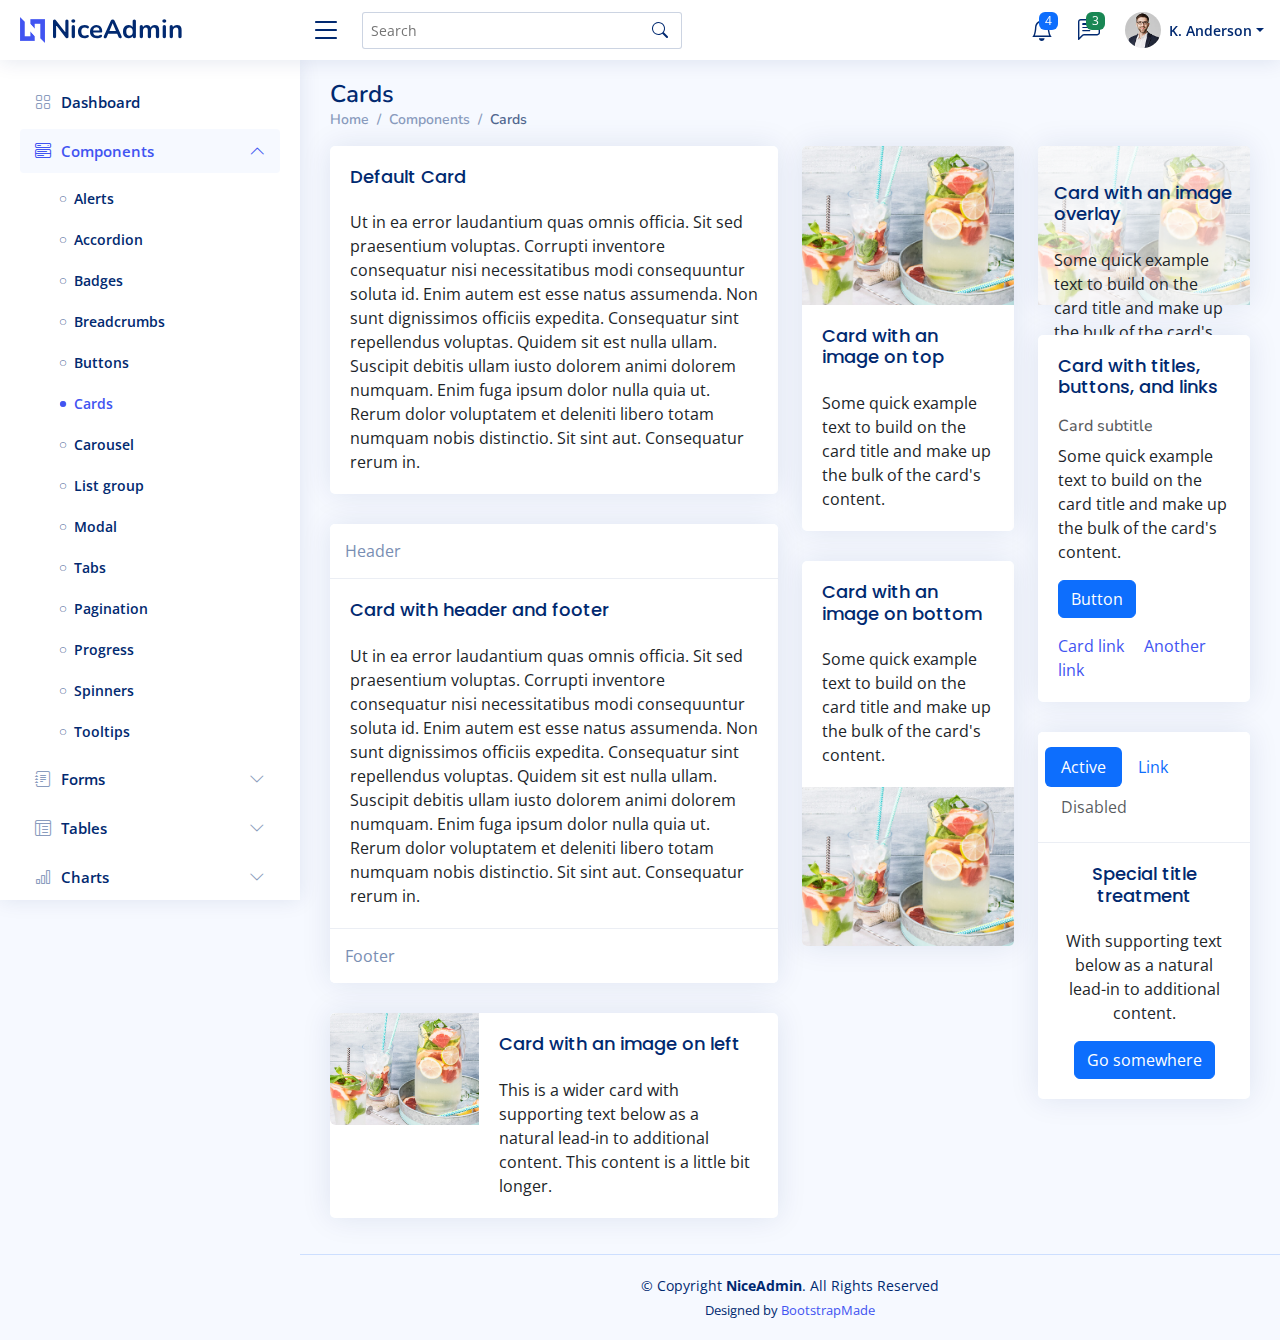
<file: NiceAdmin/components-cards.html>
<!DOCTYPE html>
<html lang="en">

<head>
  <meta charset="utf-8">
  <meta content="width=device-width, initial-scale=1.0" name="viewport">

  <title>Components / Cards - NiceAdmin Bootstrap Template</title>
  <meta content="" name="description">
  <meta content="" name="keywords">

  <!-- Favicons -->
  <link href="assets/img/favicon.png" rel="icon">
  <link href="assets/img/apple-touch-icon.png" rel="apple-touch-icon">

  <!-- Google Fonts -->
  <link href="https://fonts.gstatic.com" rel="preconnect">
  <link href="https://fonts.googleapis.com/css?family=Open+Sans:300,300i,400,400i,600,600i,700,700i|Nunito:300,300i,400,400i,600,600i,700,700i|Poppins:300,300i,400,400i,500,500i,600,600i,700,700i" rel="stylesheet">

  <!-- Vendor CSS Files -->
  <link href="assets/vendor/bootstrap/css/bootstrap.min.css" rel="stylesheet">
  <link href="assets/vendor/bootstrap-icons/bootstrap-icons.css" rel="stylesheet">
  <link href="assets/vendor/boxicons/css/boxicons.min.css" rel="stylesheet">
  <link href="assets/vendor/quill/quill.snow.css" rel="stylesheet">
  <link href="assets/vendor/quill/quill.bubble.css" rel="stylesheet">
  <link href="assets/vendor/remixicon/remixicon.css" rel="stylesheet">
  <link href="assets/vendor/simple-datatables/style.css" rel="stylesheet">

  <!-- Template Main CSS File -->
  <link href="assets/css/style.css" rel="stylesheet">

  <!-- =======================================================
  * Template Name: NiceAdmin
  * Updated: May 30 2023 with Bootstrap v5.3.0
  * Template URL: https://bootstrapmade.com/nice-admin-bootstrap-admin-html-template/
  * Author: BootstrapMade.com
  * License: https://bootstrapmade.com/license/
  ======================================================== -->
</head>

<body>

  <!-- ======= Header ======= -->
  <header id="header" class="header fixed-top d-flex align-items-center">

    <div class="d-flex align-items-center justify-content-between">
      <a href="index.html" class="logo d-flex align-items-center">
        <img src="assets/img/logo.png" alt="">
        <span class="d-none d-lg-block">NiceAdmin</span>
      </a>
      <i class="bi bi-list toggle-sidebar-btn"></i>
    </div><!-- End Logo -->

    <div class="search-bar">
      <form class="search-form d-flex align-items-center" method="POST" action="#">
        <input type="text" name="query" placeholder="Search" title="Enter search keyword">
        <button type="submit" title="Search"><i class="bi bi-search"></i></button>
      </form>
    </div><!-- End Search Bar -->

    <nav class="header-nav ms-auto">
      <ul class="d-flex align-items-center">

        <li class="nav-item d-block d-lg-none">
          <a class="nav-link nav-icon search-bar-toggle " href="#">
            <i class="bi bi-search"></i>
          </a>
        </li><!-- End Search Icon-->

        <li class="nav-item dropdown">

          <a class="nav-link nav-icon" href="#" data-bs-toggle="dropdown">
            <i class="bi bi-bell"></i>
            <span class="badge bg-primary badge-number">4</span>
          </a><!-- End Notification Icon -->

          <ul class="dropdown-menu dropdown-menu-end dropdown-menu-arrow notifications">
            <li class="dropdown-header">
              You have 4 new notifications
              <a href="#"><span class="badge rounded-pill bg-primary p-2 ms-2">View all</span></a>
            </li>
            <li>
              <hr class="dropdown-divider">
            </li>

            <li class="notification-item">
              <i class="bi bi-exclamation-circle text-warning"></i>
              <div>
                <h4>Lorem Ipsum</h4>
                <p>Quae dolorem earum veritatis oditseno</p>
                <p>30 min. ago</p>
              </div>
            </li>

            <li>
              <hr class="dropdown-divider">
            </li>

            <li class="notification-item">
              <i class="bi bi-x-circle text-danger"></i>
              <div>
                <h4>Atque rerum nesciunt</h4>
                <p>Quae dolorem earum veritatis oditseno</p>
                <p>1 hr. ago</p>
              </div>
            </li>

            <li>
              <hr class="dropdown-divider">
            </li>

            <li class="notification-item">
              <i class="bi bi-check-circle text-success"></i>
              <div>
                <h4>Sit rerum fuga</h4>
                <p>Quae dolorem earum veritatis oditseno</p>
                <p>2 hrs. ago</p>
              </div>
            </li>

            <li>
              <hr class="dropdown-divider">
            </li>

            <li class="notification-item">
              <i class="bi bi-info-circle text-primary"></i>
              <div>
                <h4>Dicta reprehenderit</h4>
                <p>Quae dolorem earum veritatis oditseno</p>
                <p>4 hrs. ago</p>
              </div>
            </li>

            <li>
              <hr class="dropdown-divider">
            </li>
            <li class="dropdown-footer">
              <a href="#">Show all notifications</a>
            </li>

          </ul><!-- End Notification Dropdown Items -->

        </li><!-- End Notification Nav -->

        <li class="nav-item dropdown">

          <a class="nav-link nav-icon" href="#" data-bs-toggle="dropdown">
            <i class="bi bi-chat-left-text"></i>
            <span class="badge bg-success badge-number">3</span>
          </a><!-- End Messages Icon -->

          <ul class="dropdown-menu dropdown-menu-end dropdown-menu-arrow messages">
            <li class="dropdown-header">
              You have 3 new messages
              <a href="#"><span class="badge rounded-pill bg-primary p-2 ms-2">View all</span></a>
            </li>
            <li>
              <hr class="dropdown-divider">
            </li>

            <li class="message-item">
              <a href="#">
                <img src="assets/img/messages-1.jpg" alt="" class="rounded-circle">
                <div>
                  <h4>Maria Hudson</h4>
                  <p>Velit asperiores et ducimus soluta repudiandae labore officia est ut...</p>
                  <p>4 hrs. ago</p>
                </div>
              </a>
            </li>
            <li>
              <hr class="dropdown-divider">
            </li>

            <li class="message-item">
              <a href="#">
                <img src="assets/img/messages-2.jpg" alt="" class="rounded-circle">
                <div>
                  <h4>Anna Nelson</h4>
                  <p>Velit asperiores et ducimus soluta repudiandae labore officia est ut...</p>
                  <p>6 hrs. ago</p>
                </div>
              </a>
            </li>
            <li>
              <hr class="dropdown-divider">
            </li>

            <li class="message-item">
              <a href="#">
                <img src="assets/img/messages-3.jpg" alt="" class="rounded-circle">
                <div>
                  <h4>David Muldon</h4>
                  <p>Velit asperiores et ducimus soluta repudiandae labore officia est ut...</p>
                  <p>8 hrs. ago</p>
                </div>
              </a>
            </li>
            <li>
              <hr class="dropdown-divider">
            </li>

            <li class="dropdown-footer">
              <a href="#">Show all messages</a>
            </li>

          </ul><!-- End Messages Dropdown Items -->

        </li><!-- End Messages Nav -->

        <li class="nav-item dropdown pe-3">

          <a class="nav-link nav-profile d-flex align-items-center pe-0" href="#" data-bs-toggle="dropdown">
            <img src="assets/img/profile-img.jpg" alt="Profile" class="rounded-circle">
            <span class="d-none d-md-block dropdown-toggle ps-2">K. Anderson</span>
          </a><!-- End Profile Iamge Icon -->

          <ul class="dropdown-menu dropdown-menu-end dropdown-menu-arrow profile">
            <li class="dropdown-header">
              <h6>Kevin Anderson</h6>
              <span>Web Designer</span>
            </li>
            <li>
              <hr class="dropdown-divider">
            </li>

            <li>
              <a class="dropdown-item d-flex align-items-center" href="users-profile.html">
                <i class="bi bi-person"></i>
                <span>My Profile</span>
              </a>
            </li>
            <li>
              <hr class="dropdown-divider">
            </li>

            <li>
              <a class="dropdown-item d-flex align-items-center" href="users-profile.html">
                <i class="bi bi-gear"></i>
                <span>Account Settings</span>
              </a>
            </li>
            <li>
              <hr class="dropdown-divider">
            </li>

            <li>
              <a class="dropdown-item d-flex align-items-center" href="pages-faq.html">
                <i class="bi bi-question-circle"></i>
                <span>Need Help?</span>
              </a>
            </li>
            <li>
              <hr class="dropdown-divider">
            </li>

            <li>
              <a class="dropdown-item d-flex align-items-center" href="#">
                <i class="bi bi-box-arrow-right"></i>
                <span>Sign Out</span>
              </a>
            </li>

          </ul><!-- End Profile Dropdown Items -->
        </li><!-- End Profile Nav -->

      </ul>
    </nav><!-- End Icons Navigation -->

  </header><!-- End Header -->

  <!-- ======= Sidebar ======= -->
  <aside id="sidebar" class="sidebar">

    <ul class="sidebar-nav" id="sidebar-nav">

      <li class="nav-item">
        <a class="nav-link collapsed" href="index.html">
          <i class="bi bi-grid"></i>
          <span>Dashboard</span>
        </a>
      </li><!-- End Dashboard Nav -->

      <li class="nav-item">
        <a class="nav-link " data-bs-target="#components-nav" data-bs-toggle="collapse" href="#">
          <i class="bi bi-menu-button-wide"></i><span>Components</span><i class="bi bi-chevron-down ms-auto"></i>
        </a>
        <ul id="components-nav" class="nav-content collapse show" data-bs-parent="#sidebar-nav">
          <li>
            <a href="components-alerts.html">
              <i class="bi bi-circle"></i><span>Alerts</span>
            </a>
          </li>
          <li>
            <a href="components-accordion.html">
              <i class="bi bi-circle"></i><span>Accordion</span>
            </a>
          </li>
          <li>
            <a href="components-badges.html">
              <i class="bi bi-circle"></i><span>Badges</span>
            </a>
          </li>
          <li>
            <a href="components-breadcrumbs.html">
              <i class="bi bi-circle"></i><span>Breadcrumbs</span>
            </a>
          </li>
          <li>
            <a href="components-buttons.html">
              <i class="bi bi-circle"></i><span>Buttons</span>
            </a>
          </li>
          <li>
            <a href="components-cards.html" class="active">
              <i class="bi bi-circle"></i><span>Cards</span>
            </a>
          </li>
          <li>
            <a href="components-carousel.html">
              <i class="bi bi-circle"></i><span>Carousel</span>
            </a>
          </li>
          <li>
            <a href="components-list-group.html">
              <i class="bi bi-circle"></i><span>List group</span>
            </a>
          </li>
          <li>
            <a href="components-modal.html">
              <i class="bi bi-circle"></i><span>Modal</span>
            </a>
          </li>
          <li>
            <a href="components-tabs.html">
              <i class="bi bi-circle"></i><span>Tabs</span>
            </a>
          </li>
          <li>
            <a href="components-pagination.html">
              <i class="bi bi-circle"></i><span>Pagination</span>
            </a>
          </li>
          <li>
            <a href="components-progress.html">
              <i class="bi bi-circle"></i><span>Progress</span>
            </a>
          </li>
          <li>
            <a href="components-spinners.html">
              <i class="bi bi-circle"></i><span>Spinners</span>
            </a>
          </li>
          <li>
            <a href="components-tooltips.html">
              <i class="bi bi-circle"></i><span>Tooltips</span>
            </a>
          </li>
        </ul>
      </li><!-- End Components Nav -->

      <li class="nav-item">
        <a class="nav-link collapsed" data-bs-target="#forms-nav" data-bs-toggle="collapse" href="#">
          <i class="bi bi-journal-text"></i><span>Forms</span><i class="bi bi-chevron-down ms-auto"></i>
        </a>
        <ul id="forms-nav" class="nav-content collapse " data-bs-parent="#sidebar-nav">
          <li>
            <a href="forms-elements.html">
              <i class="bi bi-circle"></i><span>Form Elements</span>
            </a>
          </li>
          <li>
            <a href="forms-layouts.html">
              <i class="bi bi-circle"></i><span>Form Layouts</span>
            </a>
          </li>
          <li>
            <a href="forms-editors.html">
              <i class="bi bi-circle"></i><span>Form Editors</span>
            </a>
          </li>
          <li>
            <a href="forms-validation.html">
              <i class="bi bi-circle"></i><span>Form Validation</span>
            </a>
          </li>
        </ul>
      </li><!-- End Forms Nav -->

      <li class="nav-item">
        <a class="nav-link collapsed" data-bs-target="#tables-nav" data-bs-toggle="collapse" href="#">
          <i class="bi bi-layout-text-window-reverse"></i><span>Tables</span><i class="bi bi-chevron-down ms-auto"></i>
        </a>
        <ul id="tables-nav" class="nav-content collapse " data-bs-parent="#sidebar-nav">
          <li>
            <a href="tables-general.html">
              <i class="bi bi-circle"></i><span>General Tables</span>
            </a>
          </li>
          <li>
            <a href="tables-data.html">
              <i class="bi bi-circle"></i><span>Data Tables</span>
            </a>
          </li>
        </ul>
      </li><!-- End Tables Nav -->

      <li class="nav-item">
        <a class="nav-link collapsed" data-bs-target="#charts-nav" data-bs-toggle="collapse" href="#">
          <i class="bi bi-bar-chart"></i><span>Charts</span><i class="bi bi-chevron-down ms-auto"></i>
        </a>
        <ul id="charts-nav" class="nav-content collapse " data-bs-parent="#sidebar-nav">
          <li>
            <a href="charts-chartjs.html">
              <i class="bi bi-circle"></i><span>Chart.js</span>
            </a>
          </li>
          <li>
            <a href="charts-apexcharts.html">
              <i class="bi bi-circle"></i><span>ApexCharts</span>
            </a>
          </li>
          <li>
            <a href="charts-echarts.html">
              <i class="bi bi-circle"></i><span>ECharts</span>
            </a>
          </li>
        </ul>
      </li><!-- End Charts Nav -->

      <li class="nav-item">
        <a class="nav-link collapsed" data-bs-target="#icons-nav" data-bs-toggle="collapse" href="#">
          <i class="bi bi-gem"></i><span>Icons</span><i class="bi bi-chevron-down ms-auto"></i>
        </a>
        <ul id="icons-nav" class="nav-content collapse " data-bs-parent="#sidebar-nav">
          <li>
            <a href="icons-bootstrap.html">
              <i class="bi bi-circle"></i><span>Bootstrap Icons</span>
            </a>
          </li>
          <li>
            <a href="icons-remix.html">
              <i class="bi bi-circle"></i><span>Remix Icons</span>
            </a>
          </li>
          <li>
            <a href="icons-boxicons.html">
              <i class="bi bi-circle"></i><span>Boxicons</span>
            </a>
          </li>
        </ul>
      </li><!-- End Icons Nav -->

      <li class="nav-heading">Pages</li>

      <li class="nav-item">
        <a class="nav-link collapsed" href="users-profile.html">
          <i class="bi bi-person"></i>
          <span>Profile</span>
        </a>
      </li><!-- End Profile Page Nav -->

      <li class="nav-item">
        <a class="nav-link collapsed" href="pages-faq.html">
          <i class="bi bi-question-circle"></i>
          <span>F.A.Q</span>
        </a>
      </li><!-- End F.A.Q Page Nav -->

      <li class="nav-item">
        <a class="nav-link collapsed" href="pages-contact.html">
          <i class="bi bi-envelope"></i>
          <span>Contact</span>
        </a>
      </li><!-- End Contact Page Nav -->

      <li class="nav-item">
        <a class="nav-link collapsed" href="pages-register.html">
          <i class="bi bi-card-list"></i>
          <span>Register</span>
        </a>
      </li><!-- End Register Page Nav -->

      <li class="nav-item">
        <a class="nav-link collapsed" href="pages-login.html">
          <i class="bi bi-box-arrow-in-right"></i>
          <span>Login</span>
        </a>
      </li><!-- End Login Page Nav -->

      <li class="nav-item">
        <a class="nav-link collapsed" href="pages-error-404.html">
          <i class="bi bi-dash-circle"></i>
          <span>Error 404</span>
        </a>
      </li><!-- End Error 404 Page Nav -->

      <li class="nav-item">
        <a class="nav-link collapsed" href="pages-blank.html">
          <i class="bi bi-file-earmark"></i>
          <span>Blank</span>
        </a>
      </li><!-- End Blank Page Nav -->

    </ul>

  </aside><!-- End Sidebar-->

  <main id="main" class="main">

    <div class="pagetitle">
      <h1>Cards</h1>
      <nav>
        <ol class="breadcrumb">
          <li class="breadcrumb-item"><a href="index.html">Home</a></li>
          <li class="breadcrumb-item">Components</li>
          <li class="breadcrumb-item active">Cards</li>
        </ol>
      </nav>
    </div><!-- End Page Title -->

    <section class="section">
      <div class="row align-items-top">
        <div class="col-lg-6">

          <!-- Default Card -->
          <div class="card">
            <div class="card-body">
              <h5 class="card-title">Default Card</h5>
              Ut in ea error laudantium quas omnis officia. Sit sed praesentium voluptas. Corrupti inventore consequatur nisi necessitatibus modi consequuntur soluta id. Enim autem est esse natus assumenda. Non sunt dignissimos officiis expedita. Consequatur sint repellendus voluptas.
              Quidem sit est nulla ullam. Suscipit debitis ullam iusto dolorem animi dolorem numquam. Enim fuga ipsum dolor nulla quia ut.
              Rerum dolor voluptatem et deleniti libero totam numquam nobis distinctio. Sit sint aut. Consequatur rerum in.
            </div>
          </div><!-- End Default Card -->

          <!-- Card with header and footer -->
          <div class="card">
            <div class="card-header">Header</div>
            <div class="card-body">
              <h5 class="card-title">Card with header and footer</h5>
              Ut in ea error laudantium quas omnis officia. Sit sed praesentium voluptas. Corrupti inventore consequatur nisi necessitatibus modi consequuntur soluta id. Enim autem est esse natus assumenda. Non sunt dignissimos officiis expedita. Consequatur sint repellendus voluptas.
              Quidem sit est nulla ullam. Suscipit debitis ullam iusto dolorem animi dolorem numquam. Enim fuga ipsum dolor nulla quia ut.
              Rerum dolor voluptatem et deleniti libero totam numquam nobis distinctio. Sit sint aut. Consequatur rerum in.
            </div>
            <div class="card-footer">
              Footer
            </div>
          </div><!-- End Card with header and footer -->

          <!-- Card with an image on left -->
          <div class="card mb-3">
            <div class="row g-0">
              <div class="col-md-4">
                <img src="assets/img/card.jpg" class="img-fluid rounded-start" alt="...">
              </div>
              <div class="col-md-8">
                <div class="card-body">
                  <h5 class="card-title">Card with an image on left</h5>
                  <p class="card-text">This is a wider card with supporting text below as a natural lead-in to additional content. This content is a little bit longer.</p>
                </div>
              </div>
            </div>
          </div><!-- End Card with an image on left -->

        </div>

        <div class="col-lg-3">

          <!-- Card with an image on top -->
          <div class="card">
            <img src="assets/img/card.jpg" class="card-img-top" alt="...">
            <div class="card-body">
              <h5 class="card-title">Card with an image on top</h5>
              <p class="card-text">Some quick example text to build on the card title and make up the bulk of the card's content.</p>
            </div>
          </div><!-- End Card with an image on top -->

          <!-- Card with an image on bottom -->
          <div class="card">
            <div class="card-body">
              <h5 class="card-title">Card with an image on bottom</h5>
              <p class="card-text">Some quick example text to build on the card title and make up the bulk of the card's content.</p>
            </div>
            <img src="assets/img/card.jpg" class="card-img-bottom" alt="...">
          </div><!-- End Card with an image on bottom -->

        </div>

        <div class="col-lg-3">

          <!-- Card with an image overlay -->
          <div class="card">
            <img src="assets/img/card.jpg" class="card-img-top" alt="...">
            <div class="card-img-overlay">
              <h5 class="card-title">Card with an image overlay</h5>
              <p class="card-text">Some quick example text to build on the card title and make up the bulk of the card's content.</p>
            </div>
          </div><!-- End Card with an image overlay -->

          <!-- Card with titles, buttons, and links -->
          <div class="card">
            <div class="card-body">
              <h5 class="card-title">Card with titles, buttons, and links</h5>
              <h6 class="card-subtitle mb-2 text-muted">Card subtitle</h6>
              <p class="card-text">Some quick example text to build on the card title and make up the bulk of the card's content.</p>
              <p class="card-text"><a href="#" class="btn btn-primary">Button</a></p>
              <a href="#" class="card-link">Card link</a>
              <a href="#" class="card-link">Another link</a>
            </div>
          </div><!-- End Card with titles, buttons, and links -->

          <!-- Special title treatmen -->
          <div class="card text-center">
            <div class="card-header">
              <ul class="nav nav-pills card-header-pills">
                <li class="nav-item">
                  <a class="nav-link active" href="#">Active</a>
                </li>
                <li class="nav-item">
                  <a class="nav-link" href="#">Link</a>
                </li>
                <li class="nav-item">
                  <a class="nav-link disabled" href="#" tabindex="-1" aria-disabled="true">Disabled</a>
                </li>
              </ul>
            </div>
            <div class="card-body">
              <h5 class="card-title">Special title treatment</h5>
              <p class="card-text">With supporting text below as a natural lead-in to additional content.</p>
              <a href="#" class="btn btn-primary">Go somewhere</a>
            </div>
          </div><!-- End Special title treatmen -->

        </div>

      </div>
    </section>

  </main><!-- End #main -->

  <!-- ======= Footer ======= -->
  <footer id="footer" class="footer">
    <div class="copyright">
      &copy; Copyright <strong><span>NiceAdmin</span></strong>. All Rights Reserved
    </div>
    <div class="credits">
      <!-- All the links in the footer should remain intact. -->
      <!-- You can delete the links only if you purchased the pro version. -->
      <!-- Licensing information: https://bootstrapmade.com/license/ -->
      <!-- Purchase the pro version with working PHP/AJAX contact form: https://bootstrapmade.com/nice-admin-bootstrap-admin-html-template/ -->
      Designed by <a href="https://bootstrapmade.com/">BootstrapMade</a>
    </div>
  </footer><!-- End Footer -->

  <a href="#" class="back-to-top d-flex align-items-center justify-content-center"><i class="bi bi-arrow-up-short"></i></a>

  <!-- Vendor JS Files -->
  <script src="assets/vendor/apexcharts/apexcharts.min.js"></script>
  <script src="assets/vendor/bootstrap/js/bootstrap.bundle.min.js"></script>
  <script src="assets/vendor/chart.js/chart.umd.js"></script>
  <script src="assets/vendor/echarts/echarts.min.js"></script>
  <script src="assets/vendor/quill/quill.min.js"></script>
  <script src="assets/vendor/simple-datatables/simple-datatables.js"></script>
  <script src="assets/vendor/tinymce/tinymce.min.js"></script>
  <script src="assets/vendor/php-email-form/validate.js"></script>

  <!-- Template Main JS File -->
  <script src="assets/js/main.js"></script>

</body>

</html>
</file>
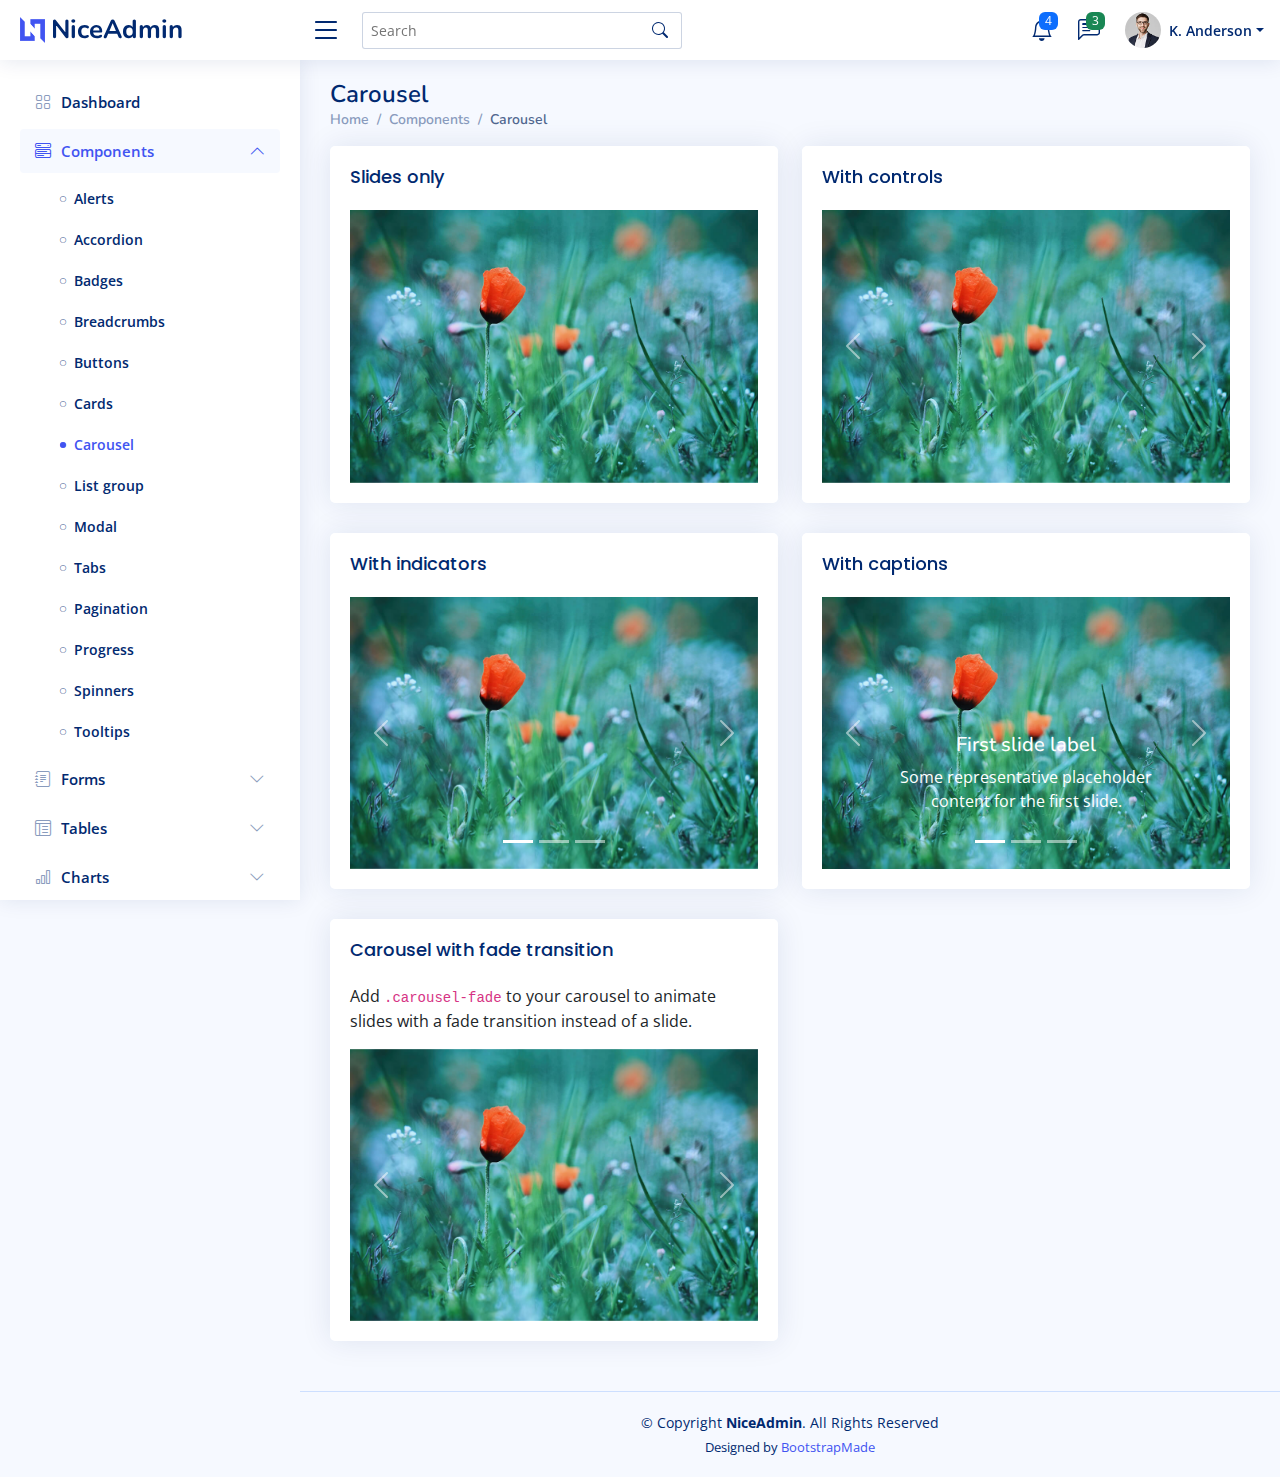
<file: NiceAdmin/components-carousel.html>
<!DOCTYPE html>
<html lang="en">

<head>
  <meta charset="utf-8">
  <meta content="width=device-width, initial-scale=1.0" name="viewport">

  <title>Components / Carousel - NiceAdmin Bootstrap Template</title>
  <meta content="" name="description">
  <meta content="" name="keywords">

  <!-- Favicons -->
  <link href="assets/img/favicon.png" rel="icon">
  <link href="assets/img/apple-touch-icon.png" rel="apple-touch-icon">

  <!-- Google Fonts -->
  <link href="https://fonts.gstatic.com" rel="preconnect">
  <link href="https://fonts.googleapis.com/css?family=Open+Sans:300,300i,400,400i,600,600i,700,700i|Nunito:300,300i,400,400i,600,600i,700,700i|Poppins:300,300i,400,400i,500,500i,600,600i,700,700i" rel="stylesheet">

  <!-- Vendor CSS Files -->
  <link href="assets/vendor/bootstrap/css/bootstrap.min.css" rel="stylesheet">
  <link href="assets/vendor/bootstrap-icons/bootstrap-icons.css" rel="stylesheet">
  <link href="assets/vendor/boxicons/css/boxicons.min.css" rel="stylesheet">
  <link href="assets/vendor/quill/quill.snow.css" rel="stylesheet">
  <link href="assets/vendor/quill/quill.bubble.css" rel="stylesheet">
  <link href="assets/vendor/remixicon/remixicon.css" rel="stylesheet">
  <link href="assets/vendor/simple-datatables/style.css" rel="stylesheet">

  <!-- Template Main CSS File -->
  <link href="assets/css/style.css" rel="stylesheet">

  <!-- =======================================================
  * Template Name: NiceAdmin
  * Updated: May 30 2023 with Bootstrap v5.3.0
  * Template URL: https://bootstrapmade.com/nice-admin-bootstrap-admin-html-template/
  * Author: BootstrapMade.com
  * License: https://bootstrapmade.com/license/
  ======================================================== -->
</head>

<body>

  <!-- ======= Header ======= -->
  <header id="header" class="header fixed-top d-flex align-items-center">

    <div class="d-flex align-items-center justify-content-between">
      <a href="index.html" class="logo d-flex align-items-center">
        <img src="assets/img/logo.png" alt="">
        <span class="d-none d-lg-block">NiceAdmin</span>
      </a>
      <i class="bi bi-list toggle-sidebar-btn"></i>
    </div><!-- End Logo -->

    <div class="search-bar">
      <form class="search-form d-flex align-items-center" method="POST" action="#">
        <input type="text" name="query" placeholder="Search" title="Enter search keyword">
        <button type="submit" title="Search"><i class="bi bi-search"></i></button>
      </form>
    </div><!-- End Search Bar -->

    <nav class="header-nav ms-auto">
      <ul class="d-flex align-items-center">

        <li class="nav-item d-block d-lg-none">
          <a class="nav-link nav-icon search-bar-toggle " href="#">
            <i class="bi bi-search"></i>
          </a>
        </li><!-- End Search Icon-->

        <li class="nav-item dropdown">

          <a class="nav-link nav-icon" href="#" data-bs-toggle="dropdown">
            <i class="bi bi-bell"></i>
            <span class="badge bg-primary badge-number">4</span>
          </a><!-- End Notification Icon -->

          <ul class="dropdown-menu dropdown-menu-end dropdown-menu-arrow notifications">
            <li class="dropdown-header">
              You have 4 new notifications
              <a href="#"><span class="badge rounded-pill bg-primary p-2 ms-2">View all</span></a>
            </li>
            <li>
              <hr class="dropdown-divider">
            </li>

            <li class="notification-item">
              <i class="bi bi-exclamation-circle text-warning"></i>
              <div>
                <h4>Lorem Ipsum</h4>
                <p>Quae dolorem earum veritatis oditseno</p>
                <p>30 min. ago</p>
              </div>
            </li>

            <li>
              <hr class="dropdown-divider">
            </li>

            <li class="notification-item">
              <i class="bi bi-x-circle text-danger"></i>
              <div>
                <h4>Atque rerum nesciunt</h4>
                <p>Quae dolorem earum veritatis oditseno</p>
                <p>1 hr. ago</p>
              </div>
            </li>

            <li>
              <hr class="dropdown-divider">
            </li>

            <li class="notification-item">
              <i class="bi bi-check-circle text-success"></i>
              <div>
                <h4>Sit rerum fuga</h4>
                <p>Quae dolorem earum veritatis oditseno</p>
                <p>2 hrs. ago</p>
              </div>
            </li>

            <li>
              <hr class="dropdown-divider">
            </li>

            <li class="notification-item">
              <i class="bi bi-info-circle text-primary"></i>
              <div>
                <h4>Dicta reprehenderit</h4>
                <p>Quae dolorem earum veritatis oditseno</p>
                <p>4 hrs. ago</p>
              </div>
            </li>

            <li>
              <hr class="dropdown-divider">
            </li>
            <li class="dropdown-footer">
              <a href="#">Show all notifications</a>
            </li>

          </ul><!-- End Notification Dropdown Items -->

        </li><!-- End Notification Nav -->

        <li class="nav-item dropdown">

          <a class="nav-link nav-icon" href="#" data-bs-toggle="dropdown">
            <i class="bi bi-chat-left-text"></i>
            <span class="badge bg-success badge-number">3</span>
          </a><!-- End Messages Icon -->

          <ul class="dropdown-menu dropdown-menu-end dropdown-menu-arrow messages">
            <li class="dropdown-header">
              You have 3 new messages
              <a href="#"><span class="badge rounded-pill bg-primary p-2 ms-2">View all</span></a>
            </li>
            <li>
              <hr class="dropdown-divider">
            </li>

            <li class="message-item">
              <a href="#">
                <img src="assets/img/messages-1.jpg" alt="" class="rounded-circle">
                <div>
                  <h4>Maria Hudson</h4>
                  <p>Velit asperiores et ducimus soluta repudiandae labore officia est ut...</p>
                  <p>4 hrs. ago</p>
                </div>
              </a>
            </li>
            <li>
              <hr class="dropdown-divider">
            </li>

            <li class="message-item">
              <a href="#">
                <img src="assets/img/messages-2.jpg" alt="" class="rounded-circle">
                <div>
                  <h4>Anna Nelson</h4>
                  <p>Velit asperiores et ducimus soluta repudiandae labore officia est ut...</p>
                  <p>6 hrs. ago</p>
                </div>
              </a>
            </li>
            <li>
              <hr class="dropdown-divider">
            </li>

            <li class="message-item">
              <a href="#">
                <img src="assets/img/messages-3.jpg" alt="" class="rounded-circle">
                <div>
                  <h4>David Muldon</h4>
                  <p>Velit asperiores et ducimus soluta repudiandae labore officia est ut...</p>
                  <p>8 hrs. ago</p>
                </div>
              </a>
            </li>
            <li>
              <hr class="dropdown-divider">
            </li>

            <li class="dropdown-footer">
              <a href="#">Show all messages</a>
            </li>

          </ul><!-- End Messages Dropdown Items -->

        </li><!-- End Messages Nav -->

        <li class="nav-item dropdown pe-3">

          <a class="nav-link nav-profile d-flex align-items-center pe-0" href="#" data-bs-toggle="dropdown">
            <img src="assets/img/profile-img.jpg" alt="Profile" class="rounded-circle">
            <span class="d-none d-md-block dropdown-toggle ps-2">K. Anderson</span>
          </a><!-- End Profile Iamge Icon -->

          <ul class="dropdown-menu dropdown-menu-end dropdown-menu-arrow profile">
            <li class="dropdown-header">
              <h6>Kevin Anderson</h6>
              <span>Web Designer</span>
            </li>
            <li>
              <hr class="dropdown-divider">
            </li>

            <li>
              <a class="dropdown-item d-flex align-items-center" href="users-profile.html">
                <i class="bi bi-person"></i>
                <span>My Profile</span>
              </a>
            </li>
            <li>
              <hr class="dropdown-divider">
            </li>

            <li>
              <a class="dropdown-item d-flex align-items-center" href="users-profile.html">
                <i class="bi bi-gear"></i>
                <span>Account Settings</span>
              </a>
            </li>
            <li>
              <hr class="dropdown-divider">
            </li>

            <li>
              <a class="dropdown-item d-flex align-items-center" href="pages-faq.html">
                <i class="bi bi-question-circle"></i>
                <span>Need Help?</span>
              </a>
            </li>
            <li>
              <hr class="dropdown-divider">
            </li>

            <li>
              <a class="dropdown-item d-flex align-items-center" href="#">
                <i class="bi bi-box-arrow-right"></i>
                <span>Sign Out</span>
              </a>
            </li>

          </ul><!-- End Profile Dropdown Items -->
        </li><!-- End Profile Nav -->

      </ul>
    </nav><!-- End Icons Navigation -->

  </header><!-- End Header -->

  <!-- ======= Sidebar ======= -->
  <aside id="sidebar" class="sidebar">

    <ul class="sidebar-nav" id="sidebar-nav">

      <li class="nav-item">
        <a class="nav-link collapsed" href="index.html">
          <i class="bi bi-grid"></i>
          <span>Dashboard</span>
        </a>
      </li><!-- End Dashboard Nav -->

      <li class="nav-item">
        <a class="nav-link " data-bs-target="#components-nav" data-bs-toggle="collapse" href="#">
          <i class="bi bi-menu-button-wide"></i><span>Components</span><i class="bi bi-chevron-down ms-auto"></i>
        </a>
        <ul id="components-nav" class="nav-content collapse show" data-bs-parent="#sidebar-nav">
          <li>
            <a href="components-alerts.html">
              <i class="bi bi-circle"></i><span>Alerts</span>
            </a>
          </li>
          <li>
            <a href="components-accordion.html">
              <i class="bi bi-circle"></i><span>Accordion</span>
            </a>
          </li>
          <li>
            <a href="components-badges.html">
              <i class="bi bi-circle"></i><span>Badges</span>
            </a>
          </li>
          <li>
            <a href="components-breadcrumbs.html">
              <i class="bi bi-circle"></i><span>Breadcrumbs</span>
            </a>
          </li>
          <li>
            <a href="components-buttons.html">
              <i class="bi bi-circle"></i><span>Buttons</span>
            </a>
          </li>
          <li>
            <a href="components-cards.html">
              <i class="bi bi-circle"></i><span>Cards</span>
            </a>
          </li>
          <li>
            <a href="components-carousel.html" class="active">
              <i class="bi bi-circle"></i><span>Carousel</span>
            </a>
          </li>
          <li>
            <a href="components-list-group.html">
              <i class="bi bi-circle"></i><span>List group</span>
            </a>
          </li>
          <li>
            <a href="components-modal.html">
              <i class="bi bi-circle"></i><span>Modal</span>
            </a>
          </li>
          <li>
            <a href="components-tabs.html">
              <i class="bi bi-circle"></i><span>Tabs</span>
            </a>
          </li>
          <li>
            <a href="components-pagination.html">
              <i class="bi bi-circle"></i><span>Pagination</span>
            </a>
          </li>
          <li>
            <a href="components-progress.html">
              <i class="bi bi-circle"></i><span>Progress</span>
            </a>
          </li>
          <li>
            <a href="components-spinners.html">
              <i class="bi bi-circle"></i><span>Spinners</span>
            </a>
          </li>
          <li>
            <a href="components-tooltips.html">
              <i class="bi bi-circle"></i><span>Tooltips</span>
            </a>
          </li>
        </ul>
      </li><!-- End Components Nav -->

      <li class="nav-item">
        <a class="nav-link collapsed" data-bs-target="#forms-nav" data-bs-toggle="collapse" href="#">
          <i class="bi bi-journal-text"></i><span>Forms</span><i class="bi bi-chevron-down ms-auto"></i>
        </a>
        <ul id="forms-nav" class="nav-content collapse " data-bs-parent="#sidebar-nav">
          <li>
            <a href="forms-elements.html">
              <i class="bi bi-circle"></i><span>Form Elements</span>
            </a>
          </li>
          <li>
            <a href="forms-layouts.html">
              <i class="bi bi-circle"></i><span>Form Layouts</span>
            </a>
          </li>
          <li>
            <a href="forms-editors.html">
              <i class="bi bi-circle"></i><span>Form Editors</span>
            </a>
          </li>
          <li>
            <a href="forms-validation.html">
              <i class="bi bi-circle"></i><span>Form Validation</span>
            </a>
          </li>
        </ul>
      </li><!-- End Forms Nav -->

      <li class="nav-item">
        <a class="nav-link collapsed" data-bs-target="#tables-nav" data-bs-toggle="collapse" href="#">
          <i class="bi bi-layout-text-window-reverse"></i><span>Tables</span><i class="bi bi-chevron-down ms-auto"></i>
        </a>
        <ul id="tables-nav" class="nav-content collapse " data-bs-parent="#sidebar-nav">
          <li>
            <a href="tables-general.html">
              <i class="bi bi-circle"></i><span>General Tables</span>
            </a>
          </li>
          <li>
            <a href="tables-data.html">
              <i class="bi bi-circle"></i><span>Data Tables</span>
            </a>
          </li>
        </ul>
      </li><!-- End Tables Nav -->

      <li class="nav-item">
        <a class="nav-link collapsed" data-bs-target="#charts-nav" data-bs-toggle="collapse" href="#">
          <i class="bi bi-bar-chart"></i><span>Charts</span><i class="bi bi-chevron-down ms-auto"></i>
        </a>
        <ul id="charts-nav" class="nav-content collapse " data-bs-parent="#sidebar-nav">
          <li>
            <a href="charts-chartjs.html">
              <i class="bi bi-circle"></i><span>Chart.js</span>
            </a>
          </li>
          <li>
            <a href="charts-apexcharts.html">
              <i class="bi bi-circle"></i><span>ApexCharts</span>
            </a>
          </li>
          <li>
            <a href="charts-echarts.html">
              <i class="bi bi-circle"></i><span>ECharts</span>
            </a>
          </li>
        </ul>
      </li><!-- End Charts Nav -->

      <li class="nav-item">
        <a class="nav-link collapsed" data-bs-target="#icons-nav" data-bs-toggle="collapse" href="#">
          <i class="bi bi-gem"></i><span>Icons</span><i class="bi bi-chevron-down ms-auto"></i>
        </a>
        <ul id="icons-nav" class="nav-content collapse " data-bs-parent="#sidebar-nav">
          <li>
            <a href="icons-bootstrap.html">
              <i class="bi bi-circle"></i><span>Bootstrap Icons</span>
            </a>
          </li>
          <li>
            <a href="icons-remix.html">
              <i class="bi bi-circle"></i><span>Remix Icons</span>
            </a>
          </li>
          <li>
            <a href="icons-boxicons.html">
              <i class="bi bi-circle"></i><span>Boxicons</span>
            </a>
          </li>
        </ul>
      </li><!-- End Icons Nav -->

      <li class="nav-heading">Pages</li>

      <li class="nav-item">
        <a class="nav-link collapsed" href="users-profile.html">
          <i class="bi bi-person"></i>
          <span>Profile</span>
        </a>
      </li><!-- End Profile Page Nav -->

      <li class="nav-item">
        <a class="nav-link collapsed" href="pages-faq.html">
          <i class="bi bi-question-circle"></i>
          <span>F.A.Q</span>
        </a>
      </li><!-- End F.A.Q Page Nav -->

      <li class="nav-item">
        <a class="nav-link collapsed" href="pages-contact.html">
          <i class="bi bi-envelope"></i>
          <span>Contact</span>
        </a>
      </li><!-- End Contact Page Nav -->

      <li class="nav-item">
        <a class="nav-link collapsed" href="pages-register.html">
          <i class="bi bi-card-list"></i>
          <span>Register</span>
        </a>
      </li><!-- End Register Page Nav -->

      <li class="nav-item">
        <a class="nav-link collapsed" href="pages-login.html">
          <i class="bi bi-box-arrow-in-right"></i>
          <span>Login</span>
        </a>
      </li><!-- End Login Page Nav -->

      <li class="nav-item">
        <a class="nav-link collapsed" href="pages-error-404.html">
          <i class="bi bi-dash-circle"></i>
          <span>Error 404</span>
        </a>
      </li><!-- End Error 404 Page Nav -->

      <li class="nav-item">
        <a class="nav-link collapsed" href="pages-blank.html">
          <i class="bi bi-file-earmark"></i>
          <span>Blank</span>
        </a>
      </li><!-- End Blank Page Nav -->

    </ul>

  </aside><!-- End Sidebar-->

  <main id="main" class="main">

    <div class="pagetitle">
      <h1>Carousel</h1>
      <nav>
        <ol class="breadcrumb">
          <li class="breadcrumb-item"><a href="index.html">Home</a></li>
          <li class="breadcrumb-item">Components</li>
          <li class="breadcrumb-item active">Carousel</li>
        </ol>
      </nav>
    </div><!-- End Page Title -->

    <section class="section">
      <div class="row">
        <div class="col-lg-6">

          <div class="card">
            <div class="card-body">
              <h5 class="card-title">Slides only</h5>

              <!-- Slides only carousel -->
              <div id="carouselExampleSlidesOnly" class="carousel slide" data-bs-ride="carousel">
                <div class="carousel-inner">
                  <div class="carousel-item active">
                    <img src="assets/img/slides-1.jpg" class="d-block w-100" alt="...">
                  </div>
                  <div class="carousel-item">
                    <img src="assets/img/slides-2.jpg" class="d-block w-100" alt="...">
                  </div>
                  <div class="carousel-item">
                    <img src="assets/img/slides-3.jpg" class="d-block w-100" alt="...">
                  </div>
                </div>
              </div><!-- End Slides only carousel-->

            </div>
          </div>

          <div class="card">
            <div class="card-body">
              <h5 class="card-title">With indicators</h5>

              <!-- Slides with indicators -->
              <div id="carouselExampleIndicators" class="carousel slide" data-bs-ride="carousel">
                <div class="carousel-indicators">
                  <button type="button" data-bs-target="#carouselExampleIndicators" data-bs-slide-to="0" class="active" aria-current="true" aria-label="Slide 1"></button>
                  <button type="button" data-bs-target="#carouselExampleIndicators" data-bs-slide-to="1" aria-label="Slide 2"></button>
                  <button type="button" data-bs-target="#carouselExampleIndicators" data-bs-slide-to="2" aria-label="Slide 3"></button>
                </div>
                <div class="carousel-inner">
                  <div class="carousel-item active">
                    <img src="assets/img/slides-1.jpg" class="d-block w-100" alt="...">
                  </div>
                  <div class="carousel-item">
                    <img src="assets/img/slides-2.jpg" class="d-block w-100" alt="...">
                  </div>
                  <div class="carousel-item">
                    <img src="assets/img/slides-3.jpg" class="d-block w-100" alt="...">
                  </div>
                </div>

                <button class="carousel-control-prev" type="button" data-bs-target="#carouselExampleIndicators" data-bs-slide="prev">
                  <span class="carousel-control-prev-icon" aria-hidden="true"></span>
                  <span class="visually-hidden">Previous</span>
                </button>
                <button class="carousel-control-next" type="button" data-bs-target="#carouselExampleIndicators" data-bs-slide="next">
                  <span class="carousel-control-next-icon" aria-hidden="true"></span>
                  <span class="visually-hidden">Next</span>
                </button>

              </div><!-- End Slides with indicators -->

            </div>
          </div>

          <div class="card">
            <div class="card-body">
              <h5 class="card-title">Carousel with fade transition</h5>
              <p>Add <code>.carousel-fade</code> to your carousel to animate slides with a fade transition instead of a slide.</p>

              <!-- Slides with fade transition -->
              <div id="carouselExampleFade" class="carousel slide carousel-fade" data-bs-ride="carousel">
                <div class="carousel-inner">
                  <div class="carousel-item active">
                    <img src="assets/img/slides-1.jpg" class="d-block w-100" alt="...">
                  </div>
                  <div class="carousel-item">
                    <img src="assets/img/slides-2.jpg" class="d-block w-100" alt="...">
                  </div>
                  <div class="carousel-item">
                    <img src="assets/img/slides-3.jpg" class="d-block w-100" alt="...">
                  </div>
                </div>

                <button class="carousel-control-prev" type="button" data-bs-target="#carouselExampleFade" data-bs-slide="prev">
                  <span class="carousel-control-prev-icon" aria-hidden="true"></span>
                  <span class="visually-hidden">Previous</span>
                </button>
                <button class="carousel-control-next" type="button" data-bs-target="#carouselExampleFade" data-bs-slide="next">
                  <span class="carousel-control-next-icon" aria-hidden="true"></span>
                  <span class="visually-hidden">Next</span>
                </button>

              </div><!-- End Slides with fade transition -->

            </div>
          </div>

        </div>

        <div class="col-lg-6">

          <div class="card">
            <div class="card-body">
              <h5 class="card-title">With controls</h5>

              <!-- Slides with controls -->
              <div id="carouselExampleControls" class="carousel slide" data-bs-ride="carousel">
                <div class="carousel-inner">
                  <div class="carousel-item active">
                    <img src="assets/img/slides-1.jpg" class="d-block w-100" alt="...">
                  </div>
                  <div class="carousel-item">
                    <img src="assets/img/slides-2.jpg" class="d-block w-100" alt="...">
                  </div>
                  <div class="carousel-item">
                    <img src="assets/img/slides-3.jpg" class="d-block w-100" alt="...">
                  </div>
                </div>

                <button class="carousel-control-prev" type="button" data-bs-target="#carouselExampleControls" data-bs-slide="prev">
                  <span class="carousel-control-prev-icon" aria-hidden="true"></span>
                  <span class="visually-hidden">Previous</span>
                </button>
                <button class="carousel-control-next" type="button" data-bs-target="#carouselExampleControls" data-bs-slide="next">
                  <span class="carousel-control-next-icon" aria-hidden="true"></span>
                  <span class="visually-hidden">Next</span>
                </button>

              </div><!-- End Slides with controls -->

            </div>
          </div>

          <div class="card">
            <div class="card-body">
              <h5 class="card-title">With captions</h5>

              <!-- Slides with captions -->
              <div id="carouselExampleCaptions" class="carousel slide" data-bs-ride="carousel">
                <div class="carousel-indicators">
                  <button type="button" data-bs-target="#carouselExampleCaptions" data-bs-slide-to="0" class="active" aria-current="true" aria-label="Slide 1"></button>
                  <button type="button" data-bs-target="#carouselExampleCaptions" data-bs-slide-to="1" aria-label="Slide 2"></button>
                  <button type="button" data-bs-target="#carouselExampleCaptions" data-bs-slide-to="2" aria-label="Slide 3"></button>
                </div>
                <div class="carousel-inner">
                  <div class="carousel-item active">
                    <img src="assets/img/slides-1.jpg" class="d-block w-100" alt="...">
                    <div class="carousel-caption d-none d-md-block">
                      <h5>First slide label</h5>
                      <p>Some representative placeholder content for the first slide.</p>
                    </div>
                  </div>
                  <div class="carousel-item">
                    <img src="assets/img/slides-2.jpg" class="d-block w-100" alt="...">
                    <div class="carousel-caption d-none d-md-block">
                      <h5>Second slide label</h5>
                      <p>Some representative placeholder content for the second slide.</p>
                    </div>
                  </div>
                  <div class="carousel-item">
                    <img src="assets/img/slides-3.jpg" class="d-block w-100" alt="...">
                    <div class="carousel-caption d-none d-md-block">
                      <h5>Third slide label</h5>
                      <p>Some representative placeholder content for the third slide.</p>
                    </div>
                  </div>
                </div>

                <button class="carousel-control-prev" type="button" data-bs-target="#carouselExampleCaptions" data-bs-slide="prev">
                  <span class="carousel-control-prev-icon" aria-hidden="true"></span>
                  <span class="visually-hidden">Previous</span>
                </button>
                <button class="carousel-control-next" type="button" data-bs-target="#carouselExampleCaptions" data-bs-slide="next">
                  <span class="carousel-control-next-icon" aria-hidden="true"></span>
                  <span class="visually-hidden">Next</span>
                </button>

              </div><!-- End Slides with captions -->

            </div>
          </div>

        </div>
      </div>
    </section>

  </main><!-- End #main -->

  <!-- ======= Footer ======= -->
  <footer id="footer" class="footer">
    <div class="copyright">
      &copy; Copyright <strong><span>NiceAdmin</span></strong>. All Rights Reserved
    </div>
    <div class="credits">
      <!-- All the links in the footer should remain intact. -->
      <!-- You can delete the links only if you purchased the pro version. -->
      <!-- Licensing information: https://bootstrapmade.com/license/ -->
      <!-- Purchase the pro version with working PHP/AJAX contact form: https://bootstrapmade.com/nice-admin-bootstrap-admin-html-template/ -->
      Designed by <a href="https://bootstrapmade.com/">BootstrapMade</a>
    </div>
  </footer><!-- End Footer -->

  <a href="#" class="back-to-top d-flex align-items-center justify-content-center"><i class="bi bi-arrow-up-short"></i></a>

  <!-- Vendor JS Files -->
  <script src="assets/vendor/apexcharts/apexcharts.min.js"></script>
  <script src="assets/vendor/bootstrap/js/bootstrap.bundle.min.js"></script>
  <script src="assets/vendor/chart.js/chart.umd.js"></script>
  <script src="assets/vendor/echarts/echarts.min.js"></script>
  <script src="assets/vendor/quill/quill.min.js"></script>
  <script src="assets/vendor/simple-datatables/simple-datatables.js"></script>
  <script src="assets/vendor/tinymce/tinymce.min.js"></script>
  <script src="assets/vendor/php-email-form/validate.js"></script>

  <!-- Template Main JS File -->
  <script src="assets/js/main.js"></script>

</body>

</html>
</file>
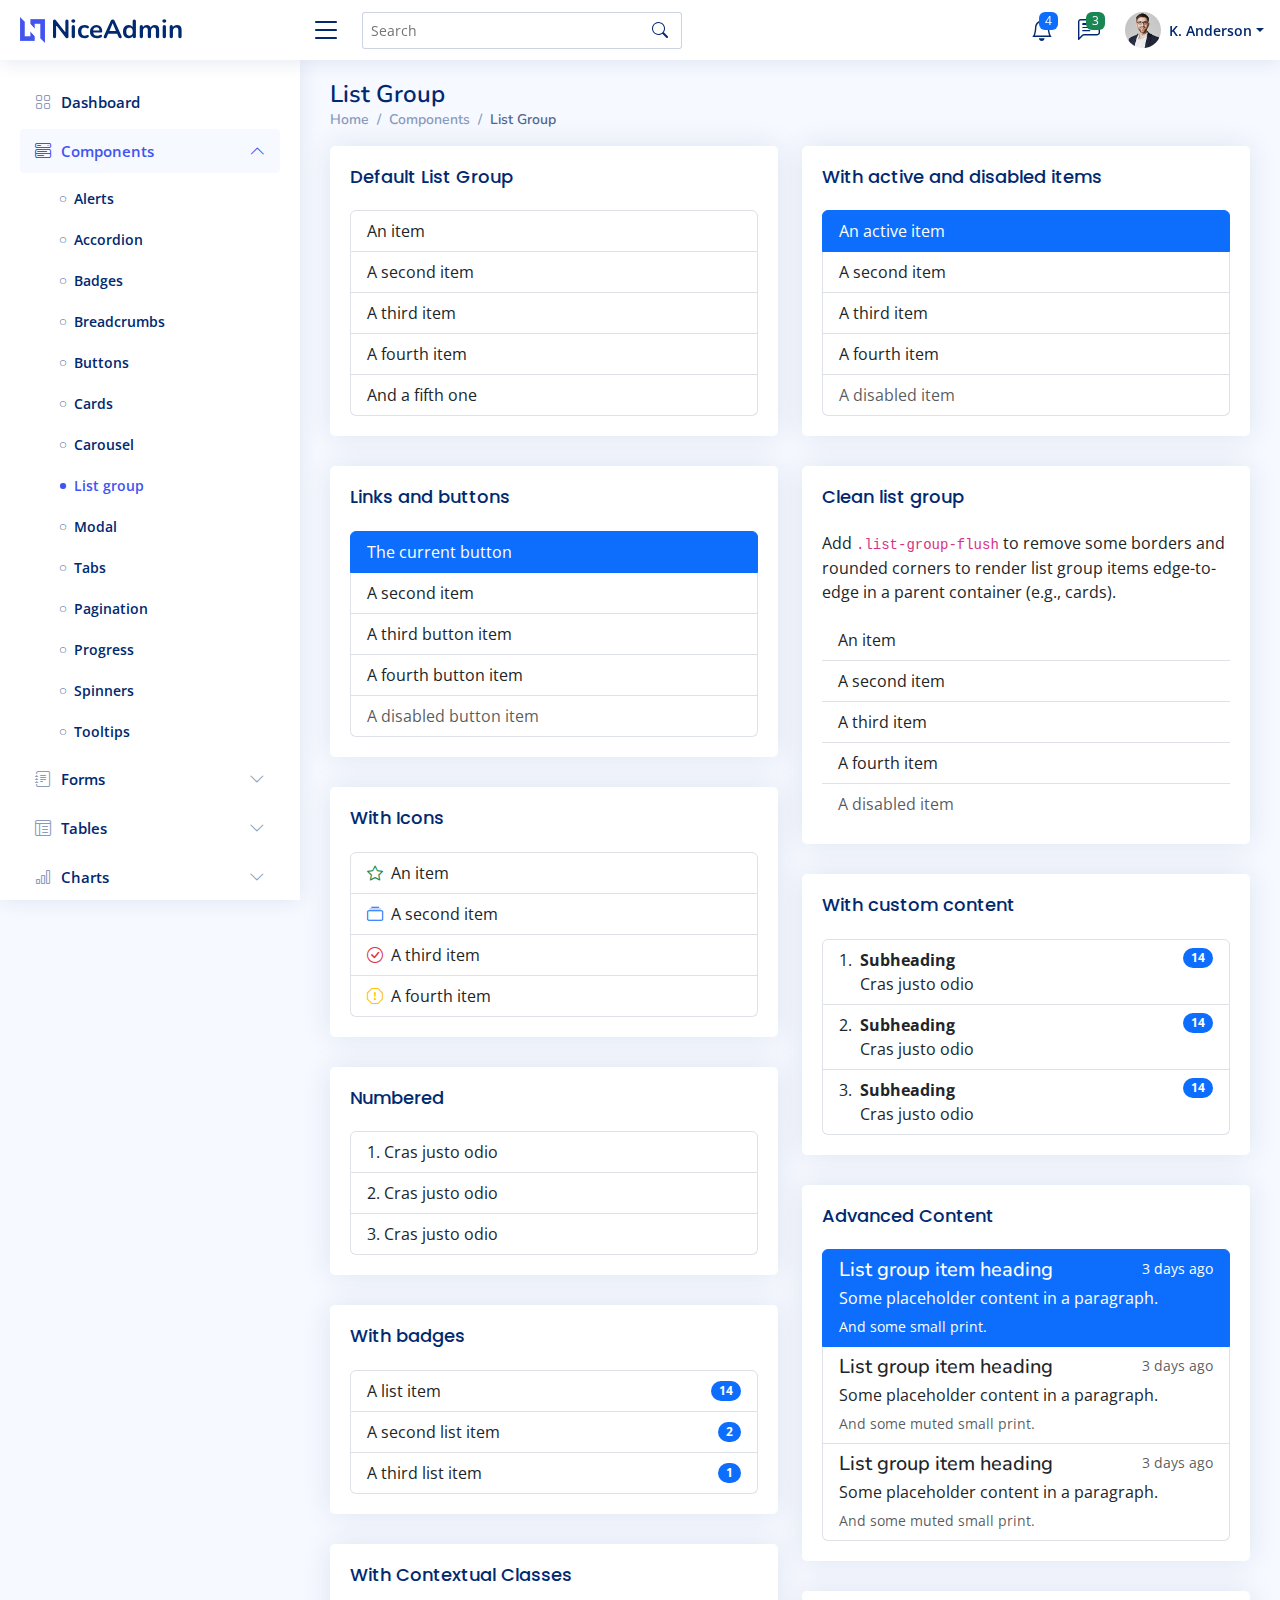
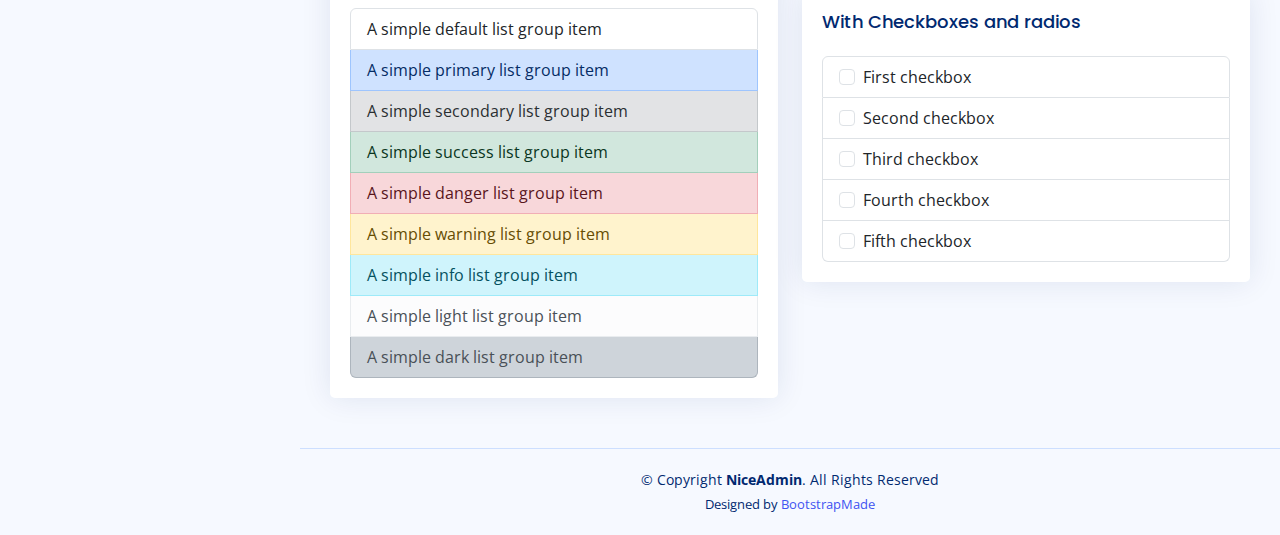
<file: NiceAdmin/components-list-group.html>
<!DOCTYPE html>
<html lang="en">

<head>
  <meta charset="utf-8">
  <meta content="width=device-width, initial-scale=1.0" name="viewport">

  <title>Components / List Group - NiceAdmin Bootstrap Template</title>
  <meta content="" name="description">
  <meta content="" name="keywords">

  <!-- Favicons -->
  <link href="assets/img/favicon.png" rel="icon">
  <link href="assets/img/apple-touch-icon.png" rel="apple-touch-icon">

  <!-- Google Fonts -->
  <link href="https://fonts.gstatic.com" rel="preconnect">
  <link href="https://fonts.googleapis.com/css?family=Open+Sans:300,300i,400,400i,600,600i,700,700i|Nunito:300,300i,400,400i,600,600i,700,700i|Poppins:300,300i,400,400i,500,500i,600,600i,700,700i" rel="stylesheet">

  <!-- Vendor CSS Files -->
  <link href="assets/vendor/bootstrap/css/bootstrap.min.css" rel="stylesheet">
  <link href="assets/vendor/bootstrap-icons/bootstrap-icons.css" rel="stylesheet">
  <link href="assets/vendor/boxicons/css/boxicons.min.css" rel="stylesheet">
  <link href="assets/vendor/quill/quill.snow.css" rel="stylesheet">
  <link href="assets/vendor/quill/quill.bubble.css" rel="stylesheet">
  <link href="assets/vendor/remixicon/remixicon.css" rel="stylesheet">
  <link href="assets/vendor/simple-datatables/style.css" rel="stylesheet">

  <!-- Template Main CSS File -->
  <link href="assets/css/style.css" rel="stylesheet">

  <!-- =======================================================
  * Template Name: NiceAdmin
  * Updated: May 30 2023 with Bootstrap v5.3.0
  * Template URL: https://bootstrapmade.com/nice-admin-bootstrap-admin-html-template/
  * Author: BootstrapMade.com
  * License: https://bootstrapmade.com/license/
  ======================================================== -->
</head>

<body>

  <!-- ======= Header ======= -->
  <header id="header" class="header fixed-top d-flex align-items-center">

    <div class="d-flex align-items-center justify-content-between">
      <a href="index.html" class="logo d-flex align-items-center">
        <img src="assets/img/logo.png" alt="">
        <span class="d-none d-lg-block">NiceAdmin</span>
      </a>
      <i class="bi bi-list toggle-sidebar-btn"></i>
    </div><!-- End Logo -->

    <div class="search-bar">
      <form class="search-form d-flex align-items-center" method="POST" action="#">
        <input type="text" name="query" placeholder="Search" title="Enter search keyword">
        <button type="submit" title="Search"><i class="bi bi-search"></i></button>
      </form>
    </div><!-- End Search Bar -->

    <nav class="header-nav ms-auto">
      <ul class="d-flex align-items-center">

        <li class="nav-item d-block d-lg-none">
          <a class="nav-link nav-icon search-bar-toggle " href="#">
            <i class="bi bi-search"></i>
          </a>
        </li><!-- End Search Icon-->

        <li class="nav-item dropdown">

          <a class="nav-link nav-icon" href="#" data-bs-toggle="dropdown">
            <i class="bi bi-bell"></i>
            <span class="badge bg-primary badge-number">4</span>
          </a><!-- End Notification Icon -->

          <ul class="dropdown-menu dropdown-menu-end dropdown-menu-arrow notifications">
            <li class="dropdown-header">
              You have 4 new notifications
              <a href="#"><span class="badge rounded-pill bg-primary p-2 ms-2">View all</span></a>
            </li>
            <li>
              <hr class="dropdown-divider">
            </li>

            <li class="notification-item">
              <i class="bi bi-exclamation-circle text-warning"></i>
              <div>
                <h4>Lorem Ipsum</h4>
                <p>Quae dolorem earum veritatis oditseno</p>
                <p>30 min. ago</p>
              </div>
            </li>

            <li>
              <hr class="dropdown-divider">
            </li>

            <li class="notification-item">
              <i class="bi bi-x-circle text-danger"></i>
              <div>
                <h4>Atque rerum nesciunt</h4>
                <p>Quae dolorem earum veritatis oditseno</p>
                <p>1 hr. ago</p>
              </div>
            </li>

            <li>
              <hr class="dropdown-divider">
            </li>

            <li class="notification-item">
              <i class="bi bi-check-circle text-success"></i>
              <div>
                <h4>Sit rerum fuga</h4>
                <p>Quae dolorem earum veritatis oditseno</p>
                <p>2 hrs. ago</p>
              </div>
            </li>

            <li>
              <hr class="dropdown-divider">
            </li>

            <li class="notification-item">
              <i class="bi bi-info-circle text-primary"></i>
              <div>
                <h4>Dicta reprehenderit</h4>
                <p>Quae dolorem earum veritatis oditseno</p>
                <p>4 hrs. ago</p>
              </div>
            </li>

            <li>
              <hr class="dropdown-divider">
            </li>
            <li class="dropdown-footer">
              <a href="#">Show all notifications</a>
            </li>

          </ul><!-- End Notification Dropdown Items -->

        </li><!-- End Notification Nav -->

        <li class="nav-item dropdown">

          <a class="nav-link nav-icon" href="#" data-bs-toggle="dropdown">
            <i class="bi bi-chat-left-text"></i>
            <span class="badge bg-success badge-number">3</span>
          </a><!-- End Messages Icon -->

          <ul class="dropdown-menu dropdown-menu-end dropdown-menu-arrow messages">
            <li class="dropdown-header">
              You have 3 new messages
              <a href="#"><span class="badge rounded-pill bg-primary p-2 ms-2">View all</span></a>
            </li>
            <li>
              <hr class="dropdown-divider">
            </li>

            <li class="message-item">
              <a href="#">
                <img src="assets/img/messages-1.jpg" alt="" class="rounded-circle">
                <div>
                  <h4>Maria Hudson</h4>
                  <p>Velit asperiores et ducimus soluta repudiandae labore officia est ut...</p>
                  <p>4 hrs. ago</p>
                </div>
              </a>
            </li>
            <li>
              <hr class="dropdown-divider">
            </li>

            <li class="message-item">
              <a href="#">
                <img src="assets/img/messages-2.jpg" alt="" class="rounded-circle">
                <div>
                  <h4>Anna Nelson</h4>
                  <p>Velit asperiores et ducimus soluta repudiandae labore officia est ut...</p>
                  <p>6 hrs. ago</p>
                </div>
              </a>
            </li>
            <li>
              <hr class="dropdown-divider">
            </li>

            <li class="message-item">
              <a href="#">
                <img src="assets/img/messages-3.jpg" alt="" class="rounded-circle">
                <div>
                  <h4>David Muldon</h4>
                  <p>Velit asperiores et ducimus soluta repudiandae labore officia est ut...</p>
                  <p>8 hrs. ago</p>
                </div>
              </a>
            </li>
            <li>
              <hr class="dropdown-divider">
            </li>

            <li class="dropdown-footer">
              <a href="#">Show all messages</a>
            </li>

          </ul><!-- End Messages Dropdown Items -->

        </li><!-- End Messages Nav -->

        <li class="nav-item dropdown pe-3">

          <a class="nav-link nav-profile d-flex align-items-center pe-0" href="#" data-bs-toggle="dropdown">
            <img src="assets/img/profile-img.jpg" alt="Profile" class="rounded-circle">
            <span class="d-none d-md-block dropdown-toggle ps-2">K. Anderson</span>
          </a><!-- End Profile Iamge Icon -->

          <ul class="dropdown-menu dropdown-menu-end dropdown-menu-arrow profile">
            <li class="dropdown-header">
              <h6>Kevin Anderson</h6>
              <span>Web Designer</span>
            </li>
            <li>
              <hr class="dropdown-divider">
            </li>

            <li>
              <a class="dropdown-item d-flex align-items-center" href="users-profile.html">
                <i class="bi bi-person"></i>
                <span>My Profile</span>
              </a>
            </li>
            <li>
              <hr class="dropdown-divider">
            </li>

            <li>
              <a class="dropdown-item d-flex align-items-center" href="users-profile.html">
                <i class="bi bi-gear"></i>
                <span>Account Settings</span>
              </a>
            </li>
            <li>
              <hr class="dropdown-divider">
            </li>

            <li>
              <a class="dropdown-item d-flex align-items-center" href="pages-faq.html">
                <i class="bi bi-question-circle"></i>
                <span>Need Help?</span>
              </a>
            </li>
            <li>
              <hr class="dropdown-divider">
            </li>

            <li>
              <a class="dropdown-item d-flex align-items-center" href="#">
                <i class="bi bi-box-arrow-right"></i>
                <span>Sign Out</span>
              </a>
            </li>

          </ul><!-- End Profile Dropdown Items -->
        </li><!-- End Profile Nav -->

      </ul>
    </nav><!-- End Icons Navigation -->

  </header><!-- End Header -->

  <!-- ======= Sidebar ======= -->
  <aside id="sidebar" class="sidebar">

    <ul class="sidebar-nav" id="sidebar-nav">

      <li class="nav-item">
        <a class="nav-link collapsed" href="index.html">
          <i class="bi bi-grid"></i>
          <span>Dashboard</span>
        </a>
      </li><!-- End Dashboard Nav -->

      <li class="nav-item">
        <a class="nav-link " data-bs-target="#components-nav" data-bs-toggle="collapse" href="#">
          <i class="bi bi-menu-button-wide"></i><span>Components</span><i class="bi bi-chevron-down ms-auto"></i>
        </a>
        <ul id="components-nav" class="nav-content collapse show" data-bs-parent="#sidebar-nav">
          <li>
            <a href="components-alerts.html">
              <i class="bi bi-circle"></i><span>Alerts</span>
            </a>
          </li>
          <li>
            <a href="components-accordion.html">
              <i class="bi bi-circle"></i><span>Accordion</span>
            </a>
          </li>
          <li>
            <a href="components-badges.html">
              <i class="bi bi-circle"></i><span>Badges</span>
            </a>
          </li>
          <li>
            <a href="components-breadcrumbs.html">
              <i class="bi bi-circle"></i><span>Breadcrumbs</span>
            </a>
          </li>
          <li>
            <a href="components-buttons.html">
              <i class="bi bi-circle"></i><span>Buttons</span>
            </a>
          </li>
          <li>
            <a href="components-cards.html">
              <i class="bi bi-circle"></i><span>Cards</span>
            </a>
          </li>
          <li>
            <a href="components-carousel.html">
              <i class="bi bi-circle"></i><span>Carousel</span>
            </a>
          </li>
          <li>
            <a href="components-list-group.html" class="active">
              <i class="bi bi-circle"></i><span>List group</span>
            </a>
          </li>
          <li>
            <a href="components-modal.html">
              <i class="bi bi-circle"></i><span>Modal</span>
            </a>
          </li>
          <li>
            <a href="components-tabs.html">
              <i class="bi bi-circle"></i><span>Tabs</span>
            </a>
          </li>
          <li>
            <a href="components-pagination.html">
              <i class="bi bi-circle"></i><span>Pagination</span>
            </a>
          </li>
          <li>
            <a href="components-progress.html">
              <i class="bi bi-circle"></i><span>Progress</span>
            </a>
          </li>
          <li>
            <a href="components-spinners.html">
              <i class="bi bi-circle"></i><span>Spinners</span>
            </a>
          </li>
          <li>
            <a href="components-tooltips.html">
              <i class="bi bi-circle"></i><span>Tooltips</span>
            </a>
          </li>
        </ul>
      </li><!-- End Components Nav -->

      <li class="nav-item">
        <a class="nav-link collapsed" data-bs-target="#forms-nav" data-bs-toggle="collapse" href="#">
          <i class="bi bi-journal-text"></i><span>Forms</span><i class="bi bi-chevron-down ms-auto"></i>
        </a>
        <ul id="forms-nav" class="nav-content collapse " data-bs-parent="#sidebar-nav">
          <li>
            <a href="forms-elements.html">
              <i class="bi bi-circle"></i><span>Form Elements</span>
            </a>
          </li>
          <li>
            <a href="forms-layouts.html">
              <i class="bi bi-circle"></i><span>Form Layouts</span>
            </a>
          </li>
          <li>
            <a href="forms-editors.html">
              <i class="bi bi-circle"></i><span>Form Editors</span>
            </a>
          </li>
          <li>
            <a href="forms-validation.html">
              <i class="bi bi-circle"></i><span>Form Validation</span>
            </a>
          </li>
        </ul>
      </li><!-- End Forms Nav -->

      <li class="nav-item">
        <a class="nav-link collapsed" data-bs-target="#tables-nav" data-bs-toggle="collapse" href="#">
          <i class="bi bi-layout-text-window-reverse"></i><span>Tables</span><i class="bi bi-chevron-down ms-auto"></i>
        </a>
        <ul id="tables-nav" class="nav-content collapse " data-bs-parent="#sidebar-nav">
          <li>
            <a href="tables-general.html">
              <i class="bi bi-circle"></i><span>General Tables</span>
            </a>
          </li>
          <li>
            <a href="tables-data.html">
              <i class="bi bi-circle"></i><span>Data Tables</span>
            </a>
          </li>
        </ul>
      </li><!-- End Tables Nav -->

      <li class="nav-item">
        <a class="nav-link collapsed" data-bs-target="#charts-nav" data-bs-toggle="collapse" href="#">
          <i class="bi bi-bar-chart"></i><span>Charts</span><i class="bi bi-chevron-down ms-auto"></i>
        </a>
        <ul id="charts-nav" class="nav-content collapse " data-bs-parent="#sidebar-nav">
          <li>
            <a href="charts-chartjs.html">
              <i class="bi bi-circle"></i><span>Chart.js</span>
            </a>
          </li>
          <li>
            <a href="charts-apexcharts.html">
              <i class="bi bi-circle"></i><span>ApexCharts</span>
            </a>
          </li>
          <li>
            <a href="charts-echarts.html">
              <i class="bi bi-circle"></i><span>ECharts</span>
            </a>
          </li>
        </ul>
      </li><!-- End Charts Nav -->

      <li class="nav-item">
        <a class="nav-link collapsed" data-bs-target="#icons-nav" data-bs-toggle="collapse" href="#">
          <i class="bi bi-gem"></i><span>Icons</span><i class="bi bi-chevron-down ms-auto"></i>
        </a>
        <ul id="icons-nav" class="nav-content collapse " data-bs-parent="#sidebar-nav">
          <li>
            <a href="icons-bootstrap.html">
              <i class="bi bi-circle"></i><span>Bootstrap Icons</span>
            </a>
          </li>
          <li>
            <a href="icons-remix.html">
              <i class="bi bi-circle"></i><span>Remix Icons</span>
            </a>
          </li>
          <li>
            <a href="icons-boxicons.html">
              <i class="bi bi-circle"></i><span>Boxicons</span>
            </a>
          </li>
        </ul>
      </li><!-- End Icons Nav -->

      <li class="nav-heading">Pages</li>

      <li class="nav-item">
        <a class="nav-link collapsed" href="users-profile.html">
          <i class="bi bi-person"></i>
          <span>Profile</span>
        </a>
      </li><!-- End Profile Page Nav -->

      <li class="nav-item">
        <a class="nav-link collapsed" href="pages-faq.html">
          <i class="bi bi-question-circle"></i>
          <span>F.A.Q</span>
        </a>
      </li><!-- End F.A.Q Page Nav -->

      <li class="nav-item">
        <a class="nav-link collapsed" href="pages-contact.html">
          <i class="bi bi-envelope"></i>
          <span>Contact</span>
        </a>
      </li><!-- End Contact Page Nav -->

      <li class="nav-item">
        <a class="nav-link collapsed" href="pages-register.html">
          <i class="bi bi-card-list"></i>
          <span>Register</span>
        </a>
      </li><!-- End Register Page Nav -->

      <li class="nav-item">
        <a class="nav-link collapsed" href="pages-login.html">
          <i class="bi bi-box-arrow-in-right"></i>
          <span>Login</span>
        </a>
      </li><!-- End Login Page Nav -->

      <li class="nav-item">
        <a class="nav-link collapsed" href="pages-error-404.html">
          <i class="bi bi-dash-circle"></i>
          <span>Error 404</span>
        </a>
      </li><!-- End Error 404 Page Nav -->

      <li class="nav-item">
        <a class="nav-link collapsed" href="pages-blank.html">
          <i class="bi bi-file-earmark"></i>
          <span>Blank</span>
        </a>
      </li><!-- End Blank Page Nav -->

    </ul>

  </aside><!-- End Sidebar-->

  <main id="main" class="main">

    <div class="pagetitle">
      <h1>List Group</h1>
      <nav>
        <ol class="breadcrumb">
          <li class="breadcrumb-item"><a href="index.html">Home</a></li>
          <li class="breadcrumb-item">Components</li>
          <li class="breadcrumb-item active">List Group</li>
        </ol>
      </nav>
    </div><!-- End Page Title -->

    <section class="section">
      <div class="row">
        <div class="col-lg-6">

          <div class="card">
            <div class="card-body">
              <h5 class="card-title">Default List Group</h5>

              <!-- Default List group -->
              <ul class="list-group">
                <li class="list-group-item">An item</li>
                <li class="list-group-item">A second item</li>
                <li class="list-group-item">A third item</li>
                <li class="list-group-item">A fourth item</li>
                <li class="list-group-item">And a fifth one</li>
              </ul><!-- End Default List group -->

            </div>
          </div>

          <div class="card">
            <div class="card-body">
              <h5 class="card-title">Links and buttons</h5>

              <!-- List group with Links and buttons -->
              <div class="list-group">
                <button type="button" class="list-group-item list-group-item-action active" aria-current="true">
                  The current button
                </button>
                <button type="button" class="list-group-item list-group-item-action">A second item</button>
                <button type="button" class="list-group-item list-group-item-action">A third button item</button>
                <button type="button" class="list-group-item list-group-item-action">A fourth button item</button>
                <button type="button" class="list-group-item list-group-item-action" disabled>A disabled button item</button>
              </div><!-- End List group with Links and buttons -->

            </div>
          </div>

          <div class="card">
            <div class="card-body">
              <h5 class="card-title">With Icons</h5>

              <!-- List group With Icons -->
              <ul class="list-group">
                <li class="list-group-item"><i class="bi bi-star me-1 text-success"></i> An item</li>
                <li class="list-group-item"><i class="bi bi-collection me-1 text-primary"></i> A second item</li>
                <li class="list-group-item"><i class="bi bi-check-circle me-1 text-danger"></i> A third item</li>
                <li class="list-group-item"><i class="bi bi-exclamation-octagon me-1 text-warning"></i> A fourth item</li>
              </ul><!-- End List group With Icons -->

            </div>
          </div>

          <div class="card">
            <div class="card-body">
              <h5 class="card-title">Numbered</h5>

              <!-- List group Numbered -->
              <ol class="list-group list-group-numbered">
                <li class="list-group-item">Cras justo odio</li>
                <li class="list-group-item">Cras justo odio</li>
                <li class="list-group-item">Cras justo odio</li>
              </ol><!-- End List group Numbered -->

            </div>
          </div>

          <div class="card">
            <div class="card-body">
              <h5 class="card-title">With badges</h5>

              <!-- List group With badges -->
              <ul class="list-group">
                <li class="list-group-item d-flex justify-content-between align-items-center">
                  A list item
                  <span class="badge bg-primary rounded-pill">14</span>
                </li>
                <li class="list-group-item d-flex justify-content-between align-items-center">
                  A second list item
                  <span class="badge bg-primary rounded-pill">2</span>
                </li>
                <li class="list-group-item d-flex justify-content-between align-items-center">
                  A third list item
                  <span class="badge bg-primary rounded-pill">1</span>
                </li>
              </ul><!-- End List With badges -->

            </div>
          </div>

          <div class="card">
            <div class="card-body">
              <h5 class="card-title">With Contextual Classes</h5>

              <!-- List group With Contextual classes -->
              <ul class="list-group">
                <li class="list-group-item">A simple default list group item</li>

                <li class="list-group-item list-group-item-primary">A simple primary list group item</li>
                <li class="list-group-item list-group-item-secondary">A simple secondary list group item</li>
                <li class="list-group-item list-group-item-success">A simple success list group item</li>
                <li class="list-group-item list-group-item-danger">A simple danger list group item</li>
                <li class="list-group-item list-group-item-warning">A simple warning list group item</li>
                <li class="list-group-item list-group-item-info">A simple info list group item</li>
                <li class="list-group-item list-group-item-light">A simple light list group item</li>
                <li class="list-group-item list-group-item-dark">A simple dark list group item</li>
              </ul><!-- End List Group With Contextual classes -->

            </div>
          </div>

        </div>

        <div class="col-lg-6">

          <div class="card">
            <div class="card-body">
              <h5 class="card-title">With active and disabled items</h5>

              <!-- List group with active and disabled items -->
              <ul class="list-group">
                <li class="list-group-item active" aria-current="true">An active item</li>
                <li class="list-group-item">A second item</li>
                <li class="list-group-item">A third item</li>
                <li class="list-group-item">A fourth item</li>
                <li class="list-group-item disabled" aria-disabled="true">A disabled item</li>
              </ul><!-- End ist group with active and disabled items -->

            </div>
          </div>

          <div class="card">
            <div class="card-body">
              <h5 class="card-title">Clean list group</h5>
              <p>Add <code>.list-group-flush</code> to remove some borders and rounded corners to render list group items edge-to-edge in a parent container (e.g., cards).</p>

              <!-- List group with active and disabled items -->
              <ul class="list-group list-group-flush">
                <li class="list-group-item">An item</li>
                <li class="list-group-item">A second item</li>
                <li class="list-group-item">A third item</li>
                <li class="list-group-item">A fourth item</li>
                <li class="list-group-item disabled" aria-disabled="true">A disabled item</li>
              </ul><!-- End Clean list group -->

            </div>
          </div>

          <div class="card">
            <div class="card-body">
              <h5 class="card-title">With custom content</h5>

              <!-- List group with custom content -->
              <ol class="list-group list-group-numbered">
                <li class="list-group-item d-flex justify-content-between align-items-start">
                  <div class="ms-2 me-auto">
                    <div class="fw-bold">Subheading</div>
                    Cras justo odio
                  </div>
                  <span class="badge bg-primary rounded-pill">14</span>
                </li>
                <li class="list-group-item d-flex justify-content-between align-items-start">
                  <div class="ms-2 me-auto">
                    <div class="fw-bold">Subheading</div>
                    Cras justo odio
                  </div>
                  <span class="badge bg-primary rounded-pill">14</span>
                </li>
                <li class="list-group-item d-flex justify-content-between align-items-start">
                  <div class="ms-2 me-auto">
                    <div class="fw-bold">Subheading</div>
                    Cras justo odio
                  </div>
                  <span class="badge bg-primary rounded-pill">14</span>
                </li>
              </ol><!-- End with custom content -->

            </div>
          </div>

          <div class="card">
            <div class="card-body">
              <h5 class="card-title">Advanced Content</h5>

              <!-- List group with Advanced Contents -->
              <div class="list-group">
                <a href="#" class="list-group-item list-group-item-action active" aria-current="true">
                  <div class="d-flex w-100 justify-content-between">
                    <h5 class="mb-1">List group item heading</h5>
                    <small>3 days ago</small>
                  </div>
                  <p class="mb-1">Some placeholder content in a paragraph.</p>
                  <small>And some small print.</small>
                </a>
                <a href="#" class="list-group-item list-group-item-action">
                  <div class="d-flex w-100 justify-content-between">
                    <h5 class="mb-1">List group item heading</h5>
                    <small class="text-muted">3 days ago</small>
                  </div>
                  <p class="mb-1">Some placeholder content in a paragraph.</p>
                  <small class="text-muted">And some muted small print.</small>
                </a>
                <a href="#" class="list-group-item list-group-item-action">
                  <div class="d-flex w-100 justify-content-between">
                    <h5 class="mb-1">List group item heading</h5>
                    <small class="text-muted">3 days ago</small>
                  </div>
                  <p class="mb-1">Some placeholder content in a paragraph.</p>
                  <small class="text-muted">And some muted small print.</small>
                </a>
              </div><!-- End List group Advanced Content -->

            </div>
          </div>

          <div class="card">
            <div class="card-body">
              <h5 class="card-title">With Checkboxes and radios</h5>

              <!-- List group With Checkboxes and radios -->
              <ul class="list-group">
                <li class="list-group-item">
                  <input class="form-check-input me-1" type="checkbox" value="" aria-label="...">
                  First checkbox
                </li>
                <li class="list-group-item">
                  <input class="form-check-input me-1" type="checkbox" value="" aria-label="...">
                  Second checkbox
                </li>
                <li class="list-group-item">
                  <input class="form-check-input me-1" type="checkbox" value="" aria-label="...">
                  Third checkbox
                </li>
                <li class="list-group-item">
                  <input class="form-check-input me-1" type="checkbox" value="" aria-label="...">
                  Fourth checkbox
                </li>
                <li class="list-group-item">
                  <input class="form-check-input me-1" type="checkbox" value="" aria-label="...">
                  Fifth checkbox
                </li>
              </ul><!-- End List Checkboxes and radios -->

            </div>
          </div>

        </div>

      </div>
    </section>

  </main><!-- End #main -->

  <!-- ======= Footer ======= -->
  <footer id="footer" class="footer">
    <div class="copyright">
      &copy; Copyright <strong><span>NiceAdmin</span></strong>. All Rights Reserved
    </div>
    <div class="credits">
      <!-- All the links in the footer should remain intact. -->
      <!-- You can delete the links only if you purchased the pro version. -->
      <!-- Licensing information: https://bootstrapmade.com/license/ -->
      <!-- Purchase the pro version with working PHP/AJAX contact form: https://bootstrapmade.com/nice-admin-bootstrap-admin-html-template/ -->
      Designed by <a href="https://bootstrapmade.com/">BootstrapMade</a>
    </div>
  </footer><!-- End Footer -->

  <a href="#" class="back-to-top d-flex align-items-center justify-content-center"><i class="bi bi-arrow-up-short"></i></a>

  <!-- Vendor JS Files -->
  <script src="assets/vendor/apexcharts/apexcharts.min.js"></script>
  <script src="assets/vendor/bootstrap/js/bootstrap.bundle.min.js"></script>
  <script src="assets/vendor/chart.js/chart.umd.js"></script>
  <script src="assets/vendor/echarts/echarts.min.js"></script>
  <script src="assets/vendor/quill/quill.min.js"></script>
  <script src="assets/vendor/simple-datatables/simple-datatables.js"></script>
  <script src="assets/vendor/tinymce/tinymce.min.js"></script>
  <script src="assets/vendor/php-email-form/validate.js"></script>

  <!-- Template Main JS File -->
  <script src="assets/js/main.js"></script>

</body>

</html>
</file>
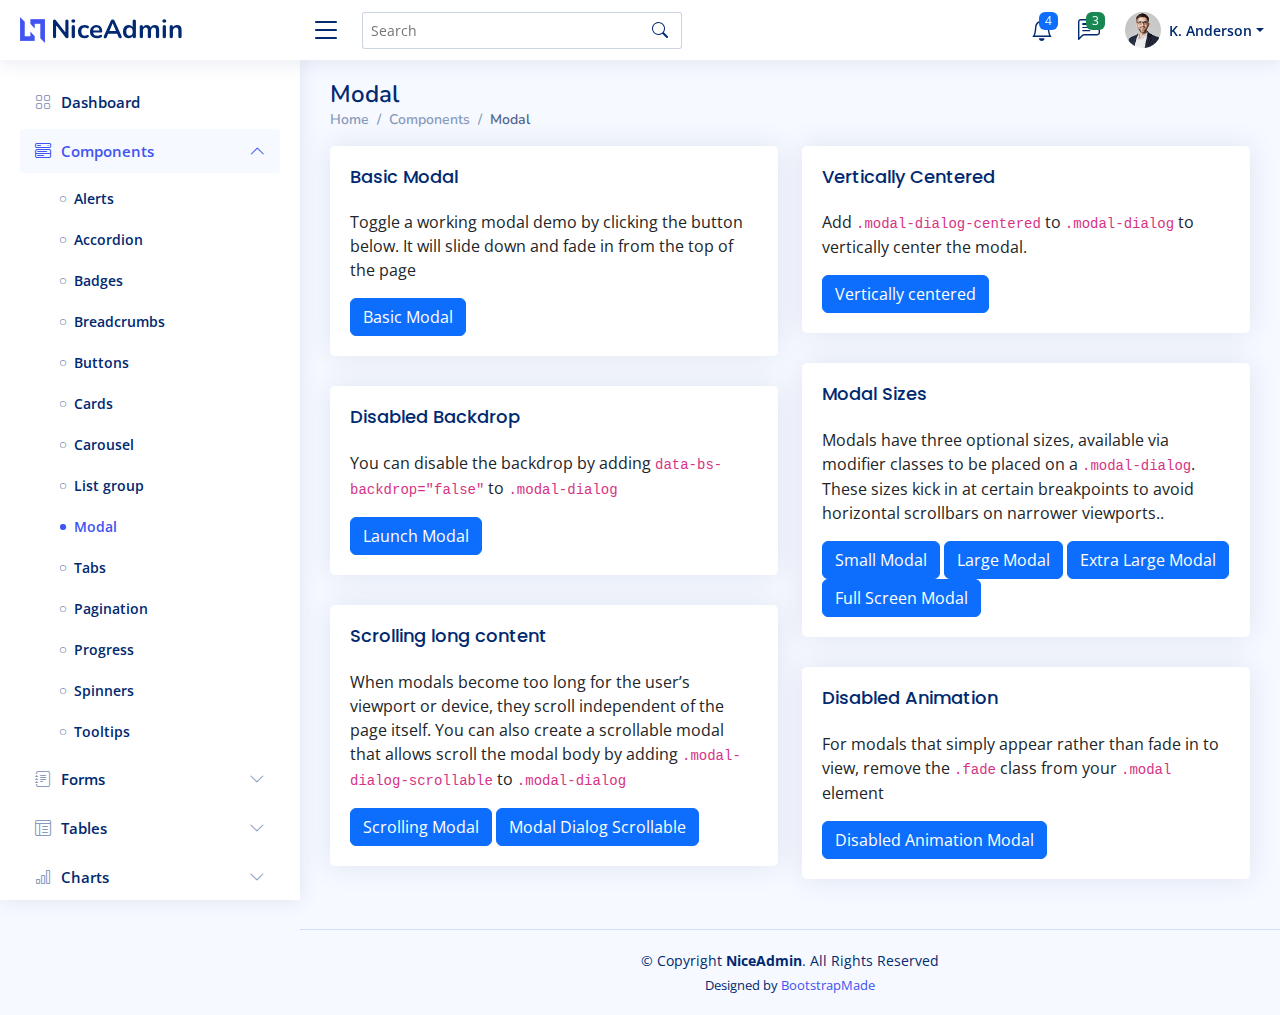
<file: NiceAdmin/components-modal.html>
<!DOCTYPE html>
<html lang="en">

<head>
  <meta charset="utf-8">
  <meta content="width=device-width, initial-scale=1.0" name="viewport">

  <title>Components / Modal - NiceAdmin Bootstrap Template</title>
  <meta content="" name="description">
  <meta content="" name="keywords">

  <!-- Favicons -->
  <link href="assets/img/favicon.png" rel="icon">
  <link href="assets/img/apple-touch-icon.png" rel="apple-touch-icon">

  <!-- Google Fonts -->
  <link href="https://fonts.gstatic.com" rel="preconnect">
  <link href="https://fonts.googleapis.com/css?family=Open+Sans:300,300i,400,400i,600,600i,700,700i|Nunito:300,300i,400,400i,600,600i,700,700i|Poppins:300,300i,400,400i,500,500i,600,600i,700,700i" rel="stylesheet">

  <!-- Vendor CSS Files -->
  <link href="assets/vendor/bootstrap/css/bootstrap.min.css" rel="stylesheet">
  <link href="assets/vendor/bootstrap-icons/bootstrap-icons.css" rel="stylesheet">
  <link href="assets/vendor/boxicons/css/boxicons.min.css" rel="stylesheet">
  <link href="assets/vendor/quill/quill.snow.css" rel="stylesheet">
  <link href="assets/vendor/quill/quill.bubble.css" rel="stylesheet">
  <link href="assets/vendor/remixicon/remixicon.css" rel="stylesheet">
  <link href="assets/vendor/simple-datatables/style.css" rel="stylesheet">

  <!-- Template Main CSS File -->
  <link href="assets/css/style.css" rel="stylesheet">

  <!-- =======================================================
  * Template Name: NiceAdmin
  * Updated: May 30 2023 with Bootstrap v5.3.0
  * Template URL: https://bootstrapmade.com/nice-admin-bootstrap-admin-html-template/
  * Author: BootstrapMade.com
  * License: https://bootstrapmade.com/license/
  ======================================================== -->
</head>

<body>

  <!-- ======= Header ======= -->
  <header id="header" class="header fixed-top d-flex align-items-center">

    <div class="d-flex align-items-center justify-content-between">
      <a href="index.html" class="logo d-flex align-items-center">
        <img src="assets/img/logo.png" alt="">
        <span class="d-none d-lg-block">NiceAdmin</span>
      </a>
      <i class="bi bi-list toggle-sidebar-btn"></i>
    </div><!-- End Logo -->

    <div class="search-bar">
      <form class="search-form d-flex align-items-center" method="POST" action="#">
        <input type="text" name="query" placeholder="Search" title="Enter search keyword">
        <button type="submit" title="Search"><i class="bi bi-search"></i></button>
      </form>
    </div><!-- End Search Bar -->

    <nav class="header-nav ms-auto">
      <ul class="d-flex align-items-center">

        <li class="nav-item d-block d-lg-none">
          <a class="nav-link nav-icon search-bar-toggle " href="#">
            <i class="bi bi-search"></i>
          </a>
        </li><!-- End Search Icon-->

        <li class="nav-item dropdown">

          <a class="nav-link nav-icon" href="#" data-bs-toggle="dropdown">
            <i class="bi bi-bell"></i>
            <span class="badge bg-primary badge-number">4</span>
          </a><!-- End Notification Icon -->

          <ul class="dropdown-menu dropdown-menu-end dropdown-menu-arrow notifications">
            <li class="dropdown-header">
              You have 4 new notifications
              <a href="#"><span class="badge rounded-pill bg-primary p-2 ms-2">View all</span></a>
            </li>
            <li>
              <hr class="dropdown-divider">
            </li>

            <li class="notification-item">
              <i class="bi bi-exclamation-circle text-warning"></i>
              <div>
                <h4>Lorem Ipsum</h4>
                <p>Quae dolorem earum veritatis oditseno</p>
                <p>30 min. ago</p>
              </div>
            </li>

            <li>
              <hr class="dropdown-divider">
            </li>

            <li class="notification-item">
              <i class="bi bi-x-circle text-danger"></i>
              <div>
                <h4>Atque rerum nesciunt</h4>
                <p>Quae dolorem earum veritatis oditseno</p>
                <p>1 hr. ago</p>
              </div>
            </li>

            <li>
              <hr class="dropdown-divider">
            </li>

            <li class="notification-item">
              <i class="bi bi-check-circle text-success"></i>
              <div>
                <h4>Sit rerum fuga</h4>
                <p>Quae dolorem earum veritatis oditseno</p>
                <p>2 hrs. ago</p>
              </div>
            </li>

            <li>
              <hr class="dropdown-divider">
            </li>

            <li class="notification-item">
              <i class="bi bi-info-circle text-primary"></i>
              <div>
                <h4>Dicta reprehenderit</h4>
                <p>Quae dolorem earum veritatis oditseno</p>
                <p>4 hrs. ago</p>
              </div>
            </li>

            <li>
              <hr class="dropdown-divider">
            </li>
            <li class="dropdown-footer">
              <a href="#">Show all notifications</a>
            </li>

          </ul><!-- End Notification Dropdown Items -->

        </li><!-- End Notification Nav -->

        <li class="nav-item dropdown">

          <a class="nav-link nav-icon" href="#" data-bs-toggle="dropdown">
            <i class="bi bi-chat-left-text"></i>
            <span class="badge bg-success badge-number">3</span>
          </a><!-- End Messages Icon -->

          <ul class="dropdown-menu dropdown-menu-end dropdown-menu-arrow messages">
            <li class="dropdown-header">
              You have 3 new messages
              <a href="#"><span class="badge rounded-pill bg-primary p-2 ms-2">View all</span></a>
            </li>
            <li>
              <hr class="dropdown-divider">
            </li>

            <li class="message-item">
              <a href="#">
                <img src="assets/img/messages-1.jpg" alt="" class="rounded-circle">
                <div>
                  <h4>Maria Hudson</h4>
                  <p>Velit asperiores et ducimus soluta repudiandae labore officia est ut...</p>
                  <p>4 hrs. ago</p>
                </div>
              </a>
            </li>
            <li>
              <hr class="dropdown-divider">
            </li>

            <li class="message-item">
              <a href="#">
                <img src="assets/img/messages-2.jpg" alt="" class="rounded-circle">
                <div>
                  <h4>Anna Nelson</h4>
                  <p>Velit asperiores et ducimus soluta repudiandae labore officia est ut...</p>
                  <p>6 hrs. ago</p>
                </div>
              </a>
            </li>
            <li>
              <hr class="dropdown-divider">
            </li>

            <li class="message-item">
              <a href="#">
                <img src="assets/img/messages-3.jpg" alt="" class="rounded-circle">
                <div>
                  <h4>David Muldon</h4>
                  <p>Velit asperiores et ducimus soluta repudiandae labore officia est ut...</p>
                  <p>8 hrs. ago</p>
                </div>
              </a>
            </li>
            <li>
              <hr class="dropdown-divider">
            </li>

            <li class="dropdown-footer">
              <a href="#">Show all messages</a>
            </li>

          </ul><!-- End Messages Dropdown Items -->

        </li><!-- End Messages Nav -->

        <li class="nav-item dropdown pe-3">

          <a class="nav-link nav-profile d-flex align-items-center pe-0" href="#" data-bs-toggle="dropdown">
            <img src="assets/img/profile-img.jpg" alt="Profile" class="rounded-circle">
            <span class="d-none d-md-block dropdown-toggle ps-2">K. Anderson</span>
          </a><!-- End Profile Iamge Icon -->

          <ul class="dropdown-menu dropdown-menu-end dropdown-menu-arrow profile">
            <li class="dropdown-header">
              <h6>Kevin Anderson</h6>
              <span>Web Designer</span>
            </li>
            <li>
              <hr class="dropdown-divider">
            </li>

            <li>
              <a class="dropdown-item d-flex align-items-center" href="users-profile.html">
                <i class="bi bi-person"></i>
                <span>My Profile</span>
              </a>
            </li>
            <li>
              <hr class="dropdown-divider">
            </li>

            <li>
              <a class="dropdown-item d-flex align-items-center" href="users-profile.html">
                <i class="bi bi-gear"></i>
                <span>Account Settings</span>
              </a>
            </li>
            <li>
              <hr class="dropdown-divider">
            </li>

            <li>
              <a class="dropdown-item d-flex align-items-center" href="pages-faq.html">
                <i class="bi bi-question-circle"></i>
                <span>Need Help?</span>
              </a>
            </li>
            <li>
              <hr class="dropdown-divider">
            </li>

            <li>
              <a class="dropdown-item d-flex align-items-center" href="#">
                <i class="bi bi-box-arrow-right"></i>
                <span>Sign Out</span>
              </a>
            </li>

          </ul><!-- End Profile Dropdown Items -->
        </li><!-- End Profile Nav -->

      </ul>
    </nav><!-- End Icons Navigation -->

  </header><!-- End Header -->

  <!-- ======= Sidebar ======= -->
  <aside id="sidebar" class="sidebar">

    <ul class="sidebar-nav" id="sidebar-nav">

      <li class="nav-item">
        <a class="nav-link collapsed" href="index.html">
          <i class="bi bi-grid"></i>
          <span>Dashboard</span>
        </a>
      </li><!-- End Dashboard Nav -->

      <li class="nav-item">
        <a class="nav-link " data-bs-target="#components-nav" data-bs-toggle="collapse" href="#">
          <i class="bi bi-menu-button-wide"></i><span>Components</span><i class="bi bi-chevron-down ms-auto"></i>
        </a>
        <ul id="components-nav" class="nav-content collapse show" data-bs-parent="#sidebar-nav">
          <li>
            <a href="components-alerts.html">
              <i class="bi bi-circle"></i><span>Alerts</span>
            </a>
          </li>
          <li>
            <a href="components-accordion.html">
              <i class="bi bi-circle"></i><span>Accordion</span>
            </a>
          </li>
          <li>
            <a href="components-badges.html">
              <i class="bi bi-circle"></i><span>Badges</span>
            </a>
          </li>
          <li>
            <a href="components-breadcrumbs.html">
              <i class="bi bi-circle"></i><span>Breadcrumbs</span>
            </a>
          </li>
          <li>
            <a href="components-buttons.html">
              <i class="bi bi-circle"></i><span>Buttons</span>
            </a>
          </li>
          <li>
            <a href="components-cards.html">
              <i class="bi bi-circle"></i><span>Cards</span>
            </a>
          </li>
          <li>
            <a href="components-carousel.html">
              <i class="bi bi-circle"></i><span>Carousel</span>
            </a>
          </li>
          <li>
            <a href="components-list-group.html">
              <i class="bi bi-circle"></i><span>List group</span>
            </a>
          </li>
          <li>
            <a href="components-modal.html" class="active">
              <i class="bi bi-circle"></i><span>Modal</span>
            </a>
          </li>
          <li>
            <a href="components-tabs.html">
              <i class="bi bi-circle"></i><span>Tabs</span>
            </a>
          </li>
          <li>
            <a href="components-pagination.html">
              <i class="bi bi-circle"></i><span>Pagination</span>
            </a>
          </li>
          <li>
            <a href="components-progress.html">
              <i class="bi bi-circle"></i><span>Progress</span>
            </a>
          </li>
          <li>
            <a href="components-spinners.html">
              <i class="bi bi-circle"></i><span>Spinners</span>
            </a>
          </li>
          <li>
            <a href="components-tooltips.html">
              <i class="bi bi-circle"></i><span>Tooltips</span>
            </a>
          </li>
        </ul>
      </li><!-- End Components Nav -->

      <li class="nav-item">
        <a class="nav-link collapsed" data-bs-target="#forms-nav" data-bs-toggle="collapse" href="#">
          <i class="bi bi-journal-text"></i><span>Forms</span><i class="bi bi-chevron-down ms-auto"></i>
        </a>
        <ul id="forms-nav" class="nav-content collapse " data-bs-parent="#sidebar-nav">
          <li>
            <a href="forms-elements.html">
              <i class="bi bi-circle"></i><span>Form Elements</span>
            </a>
          </li>
          <li>
            <a href="forms-layouts.html">
              <i class="bi bi-circle"></i><span>Form Layouts</span>
            </a>
          </li>
          <li>
            <a href="forms-editors.html">
              <i class="bi bi-circle"></i><span>Form Editors</span>
            </a>
          </li>
          <li>
            <a href="forms-validation.html">
              <i class="bi bi-circle"></i><span>Form Validation</span>
            </a>
          </li>
        </ul>
      </li><!-- End Forms Nav -->

      <li class="nav-item">
        <a class="nav-link collapsed" data-bs-target="#tables-nav" data-bs-toggle="collapse" href="#">
          <i class="bi bi-layout-text-window-reverse"></i><span>Tables</span><i class="bi bi-chevron-down ms-auto"></i>
        </a>
        <ul id="tables-nav" class="nav-content collapse " data-bs-parent="#sidebar-nav">
          <li>
            <a href="tables-general.html">
              <i class="bi bi-circle"></i><span>General Tables</span>
            </a>
          </li>
          <li>
            <a href="tables-data.html">
              <i class="bi bi-circle"></i><span>Data Tables</span>
            </a>
          </li>
        </ul>
      </li><!-- End Tables Nav -->

      <li class="nav-item">
        <a class="nav-link collapsed" data-bs-target="#charts-nav" data-bs-toggle="collapse" href="#">
          <i class="bi bi-bar-chart"></i><span>Charts</span><i class="bi bi-chevron-down ms-auto"></i>
        </a>
        <ul id="charts-nav" class="nav-content collapse " data-bs-parent="#sidebar-nav">
          <li>
            <a href="charts-chartjs.html">
              <i class="bi bi-circle"></i><span>Chart.js</span>
            </a>
          </li>
          <li>
            <a href="charts-apexcharts.html">
              <i class="bi bi-circle"></i><span>ApexCharts</span>
            </a>
          </li>
          <li>
            <a href="charts-echarts.html">
              <i class="bi bi-circle"></i><span>ECharts</span>
            </a>
          </li>
        </ul>
      </li><!-- End Charts Nav -->

      <li class="nav-item">
        <a class="nav-link collapsed" data-bs-target="#icons-nav" data-bs-toggle="collapse" href="#">
          <i class="bi bi-gem"></i><span>Icons</span><i class="bi bi-chevron-down ms-auto"></i>
        </a>
        <ul id="icons-nav" class="nav-content collapse " data-bs-parent="#sidebar-nav">
          <li>
            <a href="icons-bootstrap.html">
              <i class="bi bi-circle"></i><span>Bootstrap Icons</span>
            </a>
          </li>
          <li>
            <a href="icons-remix.html">
              <i class="bi bi-circle"></i><span>Remix Icons</span>
            </a>
          </li>
          <li>
            <a href="icons-boxicons.html">
              <i class="bi bi-circle"></i><span>Boxicons</span>
            </a>
          </li>
        </ul>
      </li><!-- End Icons Nav -->

      <li class="nav-heading">Pages</li>

      <li class="nav-item">
        <a class="nav-link collapsed" href="users-profile.html">
          <i class="bi bi-person"></i>
          <span>Profile</span>
        </a>
      </li><!-- End Profile Page Nav -->

      <li class="nav-item">
        <a class="nav-link collapsed" href="pages-faq.html">
          <i class="bi bi-question-circle"></i>
          <span>F.A.Q</span>
        </a>
      </li><!-- End F.A.Q Page Nav -->

      <li class="nav-item">
        <a class="nav-link collapsed" href="pages-contact.html">
          <i class="bi bi-envelope"></i>
          <span>Contact</span>
        </a>
      </li><!-- End Contact Page Nav -->

      <li class="nav-item">
        <a class="nav-link collapsed" href="pages-register.html">
          <i class="bi bi-card-list"></i>
          <span>Register</span>
        </a>
      </li><!-- End Register Page Nav -->

      <li class="nav-item">
        <a class="nav-link collapsed" href="pages-login.html">
          <i class="bi bi-box-arrow-in-right"></i>
          <span>Login</span>
        </a>
      </li><!-- End Login Page Nav -->

      <li class="nav-item">
        <a class="nav-link collapsed" href="pages-error-404.html">
          <i class="bi bi-dash-circle"></i>
          <span>Error 404</span>
        </a>
      </li><!-- End Error 404 Page Nav -->

      <li class="nav-item">
        <a class="nav-link collapsed" href="pages-blank.html">
          <i class="bi bi-file-earmark"></i>
          <span>Blank</span>
        </a>
      </li><!-- End Blank Page Nav -->

    </ul>

  </aside><!-- End Sidebar-->

  <main id="main" class="main">

    <div class="pagetitle">
      <h1>Modal</h1>
      <nav>
        <ol class="breadcrumb">
          <li class="breadcrumb-item"><a href="index.html">Home</a></li>
          <li class="breadcrumb-item">Components</li>
          <li class="breadcrumb-item active">Modal</li>
        </ol>
      </nav>
    </div><!-- End Page Title -->

    <section class="section">
      <div class="row">
        <div class="col-lg-6">

          <div class="card">
            <div class="card-body">
              <h5 class="card-title">Basic Modal</h5>
              <p>Toggle a working modal demo by clicking the button below. It will slide down and fade in from the top of the page</p>

              <!-- Basic Modal -->
              <button type="button" class="btn btn-primary" data-bs-toggle="modal" data-bs-target="#basicModal">
                Basic Modal
              </button>
              <div class="modal fade" id="basicModal" tabindex="-1">
                <div class="modal-dialog">
                  <div class="modal-content">
                    <div class="modal-header">
                      <h5 class="modal-title">Basic Modal</h5>
                      <button type="button" class="btn-close" data-bs-dismiss="modal" aria-label="Close"></button>
                    </div>
                    <div class="modal-body">
                      Non omnis incidunt qui sed occaecati magni asperiores est mollitia. Soluta at et reprehenderit. Placeat autem numquam et fuga numquam. Tempora in facere consequatur sit dolor ipsum. Consequatur nemo amet incidunt est facilis. Dolorem neque recusandae quo sit molestias sint dignissimos.
                    </div>
                    <div class="modal-footer">
                      <button type="button" class="btn btn-secondary" data-bs-dismiss="modal">Close</button>
                      <button type="button" class="btn btn-primary">Save changes</button>
                    </div>
                  </div>
                </div>
              </div><!-- End Basic Modal-->

            </div>
          </div>

          <div class="card">
            <div class="card-body">
              <h5 class="card-title">Disabled Backdrop</h5>
              <p>You can disable the backdrop by adding <code>data-bs-backdrop="false"</code> to <code>.modal-dialog</code></p>

              <!-- Disabled Backdrop Modal -->
              <button type="button" class="btn btn-primary" data-bs-toggle="modal" data-bs-target="#disablebackdrop">
                Launch Modal
              </button>
              <div class="modal fade" id="disablebackdrop" tabindex="-1" data-bs-backdrop="false">
                <div class="modal-dialog">
                  <div class="modal-content">
                    <div class="modal-header">
                      <h5 class="modal-title">Disabled Backdrop</h5>
                      <button type="button" class="btn-close" data-bs-dismiss="modal" aria-label="Close"></button>
                    </div>
                    <div class="modal-body">
                      Non omnis incidunt qui sed occaecati magni asperiores est mollitia. Soluta at et reprehenderit. Placeat autem numquam et fuga numquam. Tempora in facere consequatur sit dolor ipsum. Consequatur nemo amet incidunt est facilis. Dolorem neque recusandae quo sit molestias sint dignissimos.
                    </div>
                    <div class="modal-footer">
                      <button type="button" class="btn btn-secondary" data-bs-dismiss="modal">Close</button>
                      <button type="button" class="btn btn-primary">Save changes</button>
                    </div>
                  </div>
                </div>
              </div><!-- End Disabled Backdrop Modal-->

            </div>
          </div>

          <div class="card">
            <div class="card-body">
              <h5 class="card-title">Scrolling long content</h5>
              <p>When modals become too long for the user’s viewport or device, they scroll independent of the page itself. You can also create a scrollable modal that allows scroll the modal body by adding <code>.modal-dialog-scrollable</code> to <code>.modal-dialog</code></p>

              <!-- Scrolling Modal -->
              <button type="button" class="btn btn-primary" data-bs-toggle="modal" data-bs-target="#scrollingModal">
                Scrolling Modal
              </button>
              <div class="modal fade" id="scrollingModal" tabindex="-1">
                <div class="modal-dialog">
                  <div class="modal-content">
                    <div class="modal-header">
                      <h5 class="modal-title">Scrolling Modal</h5>
                      <button type="button" class="btn-close" data-bs-dismiss="modal" aria-label="Close"></button>
                    </div>
                    <div class="modal-body" style="min-height: 1500px;">
                      Non omnis incidunt qui sed occaecati magni asperiores est mollitia. Soluta at et reprehenderit. Placeat autem numquam et fuga numquam. Tempora in facere consequatur sit dolor ipsum. Consequatur nemo amet incidunt est facilis. Dolorem neque recusandae quo sit molestias sint dignissimos.
                    </div>
                    <div class="modal-footer">
                      <button type="button" class="btn btn-secondary" data-bs-dismiss="modal">Close</button>
                      <button type="button" class="btn btn-primary">Save changes</button>
                    </div>
                  </div>
                </div>
              </div><!-- End Scrolling Modal-->

              <!-- Modal Dialog Scrollable -->
              <button type="button" class="btn btn-primary" data-bs-toggle="modal" data-bs-target="#modalDialogScrollable">
                Modal Dialog Scrollable
              </button>
              <div class="modal fade" id="modalDialogScrollable" tabindex="-1">
                <div class="modal-dialog modal-dialog-scrollable">
                  <div class="modal-content">
                    <div class="modal-header">
                      <h5 class="modal-title">Modal Dialog Scrollable</h5>
                      <button type="button" class="btn-close" data-bs-dismiss="modal" aria-label="Close"></button>
                    </div>
                    <div class="modal-body">
                      Non omnis incidunt qui sed occaecati magni asperiores est mollitia. Soluta at et reprehenderit. Placeat autem numquam et fuga numquam. Tempora in facere consequatur sit dolor ipsum. Consequatur nemo amet incidunt est facilis. Dolorem neque recusandae quo sit molestias sint dignissimos.
                      <br><br><br><br><br><br><br><br><br><br><br><br><br><br><br><br><br><br><br><br><br><br><br><br><br><br><br><br><br><br><br><br><br><br><br><br><br><br><br><br>
                      This content should appear at the bottom after you scroll.
                    </div>
                    <div class="modal-footer">
                      <button type="button" class="btn btn-secondary" data-bs-dismiss="modal">Close</button>
                      <button type="button" class="btn btn-primary">Save changes</button>
                    </div>
                  </div>
                </div>
              </div><!-- End Modal Dialog Scrollable-->

            </div>
          </div>

        </div>

        <div class="col-lg-6">

          <div class="card">
            <div class="card-body">
              <h5 class="card-title">Vertically Centered</h5>
              <p>Add <code>.modal-dialog-centered</code> to <code>.modal-dialog</code> to vertically center the modal.</p>

              <!-- Vertically centered Modal -->
              <button type="button" class="btn btn-primary" data-bs-toggle="modal" data-bs-target="#verticalycentered">
                Vertically centered
              </button>
              <div class="modal fade" id="verticalycentered" tabindex="-1">
                <div class="modal-dialog modal-dialog-centered">
                  <div class="modal-content">
                    <div class="modal-header">
                      <h5 class="modal-title">Vertically Centered</h5>
                      <button type="button" class="btn-close" data-bs-dismiss="modal" aria-label="Close"></button>
                    </div>
                    <div class="modal-body">
                      Non omnis incidunt qui sed occaecati magni asperiores est mollitia. Soluta at et reprehenderit. Placeat autem numquam et fuga numquam. Tempora in facere consequatur sit dolor ipsum. Consequatur nemo amet incidunt est facilis. Dolorem neque recusandae quo sit molestias sint dignissimos.
                    </div>
                    <div class="modal-footer">
                      <button type="button" class="btn btn-secondary" data-bs-dismiss="modal">Close</button>
                      <button type="button" class="btn btn-primary">Save changes</button>
                    </div>
                  </div>
                </div>
              </div><!-- End Vertically centered Modal-->

            </div>
          </div>

          <div class="card">
            <div class="card-body">
              <h5 class="card-title">Modal Sizes</h5>
              <p>Modals have three optional sizes, available via modifier classes to be placed on a <code>.modal-dialog</code>. These sizes kick in at certain breakpoints to avoid horizontal scrollbars on narrower viewports..</p>

              <!-- Small Modal -->
              <button type="button" class="btn btn-primary" data-bs-toggle="modal" data-bs-target="#smallModal">
                Small Modal
              </button>

              <div class="modal fade" id="smallModal" tabindex="-1">
                <div class="modal-dialog modal-sm">
                  <div class="modal-content">
                    <div class="modal-header">
                      <h5 class="modal-title">Small Modal</h5>
                      <button type="button" class="btn-close" data-bs-dismiss="modal" aria-label="Close"></button>
                    </div>
                    <div class="modal-body">
                      Non omnis incidunt qui sed occaecati magni asperiores est mollitia. Soluta at et reprehenderit. Placeat autem numquam et fuga numquam. Tempora in facere consequatur sit dolor ipsum. Consequatur nemo amet incidunt est facilis. Dolorem neque recusandae quo sit molestias sint dignissimos.
                    </div>
                    <div class="modal-footer">
                      <button type="button" class="btn btn-secondary" data-bs-dismiss="modal">Close</button>
                      <button type="button" class="btn btn-primary">Save changes</button>
                    </div>
                  </div>
                </div>
              </div><!-- End Small Modal-->

              <!-- Large Modal -->
              <button type="button" class="btn btn-primary" data-bs-toggle="modal" data-bs-target="#largeModal">
                Large Modal
              </button>

              <div class="modal fade" id="largeModal" tabindex="-1">
                <div class="modal-dialog modal-lg">
                  <div class="modal-content">
                    <div class="modal-header">
                      <h5 class="modal-title">Large Modal</h5>
                      <button type="button" class="btn-close" data-bs-dismiss="modal" aria-label="Close"></button>
                    </div>
                    <div class="modal-body">
                      Non omnis incidunt qui sed occaecati magni asperiores est mollitia. Soluta at et reprehenderit. Placeat autem numquam et fuga numquam. Tempora in facere consequatur sit dolor ipsum. Consequatur nemo amet incidunt est facilis. Dolorem neque recusandae quo sit molestias sint dignissimos.
                    </div>
                    <div class="modal-footer">
                      <button type="button" class="btn btn-secondary" data-bs-dismiss="modal">Close</button>
                      <button type="button" class="btn btn-primary">Save changes</button>
                    </div>
                  </div>
                </div>
              </div><!-- End Large Modal-->

              <!-- Extra Large Modal -->
              <button type="button" class="btn btn-primary" data-bs-toggle="modal" data-bs-target="#ExtralargeModal">
                Extra Large Modal
              </button>

              <div class="modal fade" id="ExtralargeModal" tabindex="-1">
                <div class="modal-dialog modal-xl">
                  <div class="modal-content">
                    <div class="modal-header">
                      <h5 class="modal-title">Extra Large Modal</h5>
                      <button type="button" class="btn-close" data-bs-dismiss="modal" aria-label="Close"></button>
                    </div>
                    <div class="modal-body">
                      Non omnis incidunt qui sed occaecati magni asperiores est mollitia. Soluta at et reprehenderit. Placeat autem numquam et fuga numquam. Tempora in facere consequatur sit dolor ipsum. Consequatur nemo amet incidunt est facilis. Dolorem neque recusandae quo sit molestias sint dignissimos.
                    </div>
                    <div class="modal-footer">
                      <button type="button" class="btn btn-secondary" data-bs-dismiss="modal">Close</button>
                      <button type="button" class="btn btn-primary">Save changes</button>
                    </div>
                  </div>
                </div>
              </div><!-- End Extra Large Modal-->

              <!-- Full Screen Modal -->
              <button type="button" class="btn btn-primary" data-bs-toggle="modal" data-bs-target="#fullscreenModal">
                Full Screen Modal
              </button>

              <div class="modal fade" id="fullscreenModal" tabindex="-1">
                <div class="modal-dialog modal-fullscreen">
                  <div class="modal-content">
                    <div class="modal-header">
                      <h5 class="modal-title">Full Screen Modal</h5>
                      <button type="button" class="btn-close" data-bs-dismiss="modal" aria-label="Close"></button>
                    </div>
                    <div class="modal-body">
                      Non omnis incidunt qui sed occaecati magni asperiores est mollitia. Soluta at et reprehenderit. Placeat autem numquam et fuga numquam. Tempora in facere consequatur sit dolor ipsum. Consequatur nemo amet incidunt est facilis. Dolorem neque recusandae quo sit molestias sint dignissimos.
                    </div>
                    <div class="modal-footer">
                      <button type="button" class="btn btn-secondary" data-bs-dismiss="modal">Close</button>
                      <button type="button" class="btn btn-primary">Save changes</button>
                    </div>
                  </div>
                </div>
              </div><!-- End Full Screen Modal-->

            </div>
          </div>

          <div class="card">
            <div class="card-body">
              <h5 class="card-title">Disabled Animation</h5>
              <p>For modals that simply appear rather than fade in to view, remove the <code>.fade</code> class from your <code>.modal</code> element </p>

              <!-- Disabled Animation Modal -->
              <button type="button" class="btn btn-primary" data-bs-toggle="modal" data-bs-target="#disabledAnimation">
                Disabled Animation Modal
              </button>
              <div class="modal" id="disabledAnimation" tabindex="-1">
                <div class="modal-dialog">
                  <div class="modal-content">
                    <div class="modal-header">
                      <h5 class="modal-title">Disabled Animation Modal</h5>
                      <button type="button" class="btn-close" data-bs-dismiss="modal" aria-label="Close"></button>
                    </div>
                    <div class="modal-body">
                      Non omnis incidunt qui sed occaecati magni asperiores est mollitia. Soluta at et reprehenderit. Placeat autem numquam et fuga numquam. Tempora in facere consequatur sit dolor ipsum. Consequatur nemo amet incidunt est facilis. Dolorem neque recusandae quo sit molestias sint dignissimos.
                    </div>
                    <div class="modal-footer">
                      <button type="button" class="btn btn-secondary" data-bs-dismiss="modal">Close</button>
                      <button type="button" class="btn btn-primary">Save changes</button>
                    </div>
                  </div>
                </div>
              </div><!-- End Disabled Animation Modal-->

            </div>
          </div>

        </div>
      </div>
    </section>

  </main><!-- End #main -->

  <!-- ======= Footer ======= -->
  <footer id="footer" class="footer">
    <div class="copyright">
      &copy; Copyright <strong><span>NiceAdmin</span></strong>. All Rights Reserved
    </div>
    <div class="credits">
      <!-- All the links in the footer should remain intact. -->
      <!-- You can delete the links only if you purchased the pro version. -->
      <!-- Licensing information: https://bootstrapmade.com/license/ -->
      <!-- Purchase the pro version with working PHP/AJAX contact form: https://bootstrapmade.com/nice-admin-bootstrap-admin-html-template/ -->
      Designed by <a href="https://bootstrapmade.com/">BootstrapMade</a>
    </div>
  </footer><!-- End Footer -->

  <a href="#" class="back-to-top d-flex align-items-center justify-content-center"><i class="bi bi-arrow-up-short"></i></a>

  <!-- Vendor JS Files -->
  <script src="assets/vendor/apexcharts/apexcharts.min.js"></script>
  <script src="assets/vendor/bootstrap/js/bootstrap.bundle.min.js"></script>
  <script src="assets/vendor/chart.js/chart.umd.js"></script>
  <script src="assets/vendor/echarts/echarts.min.js"></script>
  <script src="assets/vendor/quill/quill.min.js"></script>
  <script src="assets/vendor/simple-datatables/simple-datatables.js"></script>
  <script src="assets/vendor/tinymce/tinymce.min.js"></script>
  <script src="assets/vendor/php-email-form/validate.js"></script>

  <!-- Template Main JS File -->
  <script src="assets/js/main.js"></script>

</body>

</html>
</file>
<file: NiceAdmin/assets/vendor/quill/quill.snow.css>
/*!
 * Quill Editor v1.3.7
 * https://quilljs.com/
 * Copyright (c) 2014, Jason Chen
 * Copyright (c) 2013, salesforce.com
 */
.ql-container {
  box-sizing: border-box;
  font-family: Helvetica, Arial, sans-serif;
  font-size: 13px;
  height: 100%;
  margin: 0px;
  position: relative;
}
.ql-container.ql-disabled .ql-tooltip {
  visibility: hidden;
}
.ql-container.ql-disabled .ql-editor ul[data-checked] > li::before {
  pointer-events: none;
}
.ql-clipboard {
  left: -100000px;
  height: 1px;
  overflow-y: hidden;
  position: absolute;
  top: 50%;
}
.ql-clipboard p {
  margin: 0;
  padding: 0;
}
.ql-editor {
  box-sizing: border-box;
  line-height: 1.42;
  height: 100%;
  outline: none;
  overflow-y: auto;
  padding: 12px 15px;
  tab-size: 4;
  -moz-tab-size: 4;
  text-align: left;
  white-space: pre-wrap;
  word-wrap: break-word;
}
.ql-editor > * {
  cursor: text;
}
.ql-editor p,
.ql-editor ol,
.ql-editor ul,
.ql-editor pre,
.ql-editor blockquote,
.ql-editor h1,
.ql-editor h2,
.ql-editor h3,
.ql-editor h4,
.ql-editor h5,
.ql-editor h6 {
  margin: 0;
  padding: 0;
  counter-reset: list-1 list-2 list-3 list-4 list-5 list-6 list-7 list-8 list-9;
}
.ql-editor ol,
.ql-editor ul {
  padding-left: 1.5em;
}
.ql-editor ol > li,
.ql-editor ul > li {
  list-style-type: none;
}
.ql-editor ul > li::before {
  content: '\2022';
}
.ql-editor ul[data-checked=true],
.ql-editor ul[data-checked=false] {
  pointer-events: none;
}
.ql-editor ul[data-checked=true] > li *,
.ql-editor ul[data-checked=false] > li * {
  pointer-events: all;
}
.ql-editor ul[data-checked=true] > li::before,
.ql-editor ul[data-checked=false] > li::before {
  color: #777;
  cursor: pointer;
  pointer-events: all;
}
.ql-editor ul[data-checked=true] > li::before {
  content: '\2611';
}
.ql-editor ul[data-checked=false] > li::before {
  content: '\2610';
}
.ql-editor li::before {
  display: inline-block;
  white-space: nowrap;
  width: 1.2em;
}
.ql-editor li:not(.ql-direction-rtl)::before {
  margin-left: -1.5em;
  margin-right: 0.3em;
  text-align: right;
}
.ql-editor li.ql-direction-rtl::before {
  margin-left: 0.3em;
  margin-right: -1.5em;
}
.ql-editor ol li:not(.ql-direction-rtl),
.ql-editor ul li:not(.ql-direction-rtl) {
  padding-left: 1.5em;
}
.ql-editor ol li.ql-direction-rtl,
.ql-editor ul li.ql-direction-rtl {
  padding-right: 1.5em;
}
.ql-editor ol li {
  counter-reset: list-1 list-2 list-3 list-4 list-5 list-6 list-7 list-8 list-9;
  counter-increment: list-0;
}
.ql-editor ol li:before {
  content: counter(list-0, decimal) '. ';
}
.ql-editor ol li.ql-indent-1 {
  counter-increment: list-1;
}
.ql-editor ol li.ql-indent-1:before {
  content: counter(list-1, lower-alpha) '. ';
}
.ql-editor ol li.ql-indent-1 {
  counter-reset: list-2 list-3 list-4 list-5 list-6 list-7 list-8 list-9;
}
.ql-editor ol li.ql-indent-2 {
  counter-increment: list-2;
}
.ql-editor ol li.ql-indent-2:before {
  content: counter(list-2, lower-roman) '. ';
}
.ql-editor ol li.ql-indent-2 {
  counter-reset: list-3 list-4 list-5 list-6 list-7 list-8 list-9;
}
.ql-editor ol li.ql-indent-3 {
  counter-increment: list-3;
}
.ql-editor ol li.ql-indent-3:before {
  content: counter(list-3, decimal) '. ';
}
.ql-editor ol li.ql-indent-3 {
  counter-reset: list-4 list-5 list-6 list-7 list-8 list-9;
}
.ql-editor ol li.ql-indent-4 {
  counter-increment: list-4;
}
.ql-editor ol li.ql-indent-4:before {
  content: counter(list-4, lower-alpha) '. ';
}
.ql-editor ol li.ql-indent-4 {
  counter-reset: list-5 list-6 list-7 list-8 list-9;
}
.ql-editor ol li.ql-indent-5 {
  counter-increment: list-5;
}
.ql-editor ol li.ql-indent-5:before {
  content: counter(list-5, lower-roman) '. ';
}
.ql-editor ol li.ql-indent-5 {
  counter-reset: list-6 list-7 list-8 list-9;
}
.ql-editor ol li.ql-indent-6 {
  counter-increment: list-6;
}
.ql-editor ol li.ql-indent-6:before {
  content: counter(list-6, decimal) '. ';
}
.ql-editor ol li.ql-indent-6 {
  counter-reset: list-7 list-8 list-9;
}
.ql-editor ol li.ql-indent-7 {
  counter-increment: list-7;
}
.ql-editor ol li.ql-indent-7:before {
  content: counter(list-7, lower-alpha) '. ';
}
.ql-editor ol li.ql-indent-7 {
  counter-reset: list-8 list-9;
}
.ql-editor ol li.ql-indent-8 {
  counter-increment: list-8;
}
.ql-editor ol li.ql-indent-8:before {
  content: counter(list-8, lower-roman) '. ';
}
.ql-editor ol li.ql-indent-8 {
  counter-reset: list-9;
}
.ql-editor ol li.ql-indent-9 {
  counter-increment: list-9;
}
.ql-editor ol li.ql-indent-9:before {
  content: counter(list-9, decimal) '. ';
}
.ql-editor .ql-indent-1:not(.ql-direction-rtl) {
  padding-left: 3em;
}
.ql-editor li.ql-indent-1:not(.ql-direction-rtl) {
  padding-left: 4.5em;
}
.ql-editor .ql-indent-1.ql-direction-rtl.ql-align-right {
  padding-right: 3em;
}
.ql-editor li.ql-indent-1.ql-direction-rtl.ql-align-right {
  padding-right: 4.5em;
}
.ql-editor .ql-indent-2:not(.ql-direction-rtl) {
  padding-left: 6em;
}
.ql-editor li.ql-indent-2:not(.ql-direction-rtl) {
  padding-left: 7.5em;
}
.ql-editor .ql-indent-2.ql-direction-rtl.ql-align-right {
  padding-right: 6em;
}
.ql-editor li.ql-indent-2.ql-direction-rtl.ql-align-right {
  padding-right: 7.5em;
}
.ql-editor .ql-indent-3:not(.ql-direction-rtl) {
  padding-left: 9em;
}
.ql-editor li.ql-indent-3:not(.ql-direction-rtl) {
  padding-left: 10.5em;
}
.ql-editor .ql-indent-3.ql-direction-rtl.ql-align-right {
  padding-right: 9em;
}
.ql-editor li.ql-indent-3.ql-direction-rtl.ql-align-right {
  padding-right: 10.5em;
}
.ql-editor .ql-indent-4:not(.ql-direction-rtl) {
  padding-left: 12em;
}
.ql-editor li.ql-indent-4:not(.ql-direction-rtl) {
  padding-left: 13.5em;
}
.ql-editor .ql-indent-4.ql-direction-rtl.ql-align-right {
  padding-right: 12em;
}
.ql-editor li.ql-indent-4.ql-direction-rtl.ql-align-right {
  padding-right: 13.5em;
}
.ql-editor .ql-indent-5:not(.ql-direction-rtl) {
  padding-left: 15em;
}
.ql-editor li.ql-indent-5:not(.ql-direction-rtl) {
  padding-left: 16.5em;
}
.ql-editor .ql-indent-5.ql-direction-rtl.ql-align-right {
  padding-right: 15em;
}
.ql-editor li.ql-indent-5.ql-direction-rtl.ql-align-right {
  padding-right: 16.5em;
}
.ql-editor .ql-indent-6:not(.ql-direction-rtl) {
  padding-left: 18em;
}
.ql-editor li.ql-indent-6:not(.ql-direction-rtl) {
  padding-left: 19.5em;
}
.ql-editor .ql-indent-6.ql-direction-rtl.ql-align-right {
  padding-right: 18em;
}
.ql-editor li.ql-indent-6.ql-direction-rtl.ql-align-right {
  padding-right: 19.5em;
}
.ql-editor .ql-indent-7:not(.ql-direction-rtl) {
  padding-left: 21em;
}
.ql-editor li.ql-indent-7:not(.ql-direction-rtl) {
  padding-left: 22.5em;
}
.ql-editor .ql-indent-7.ql-direction-rtl.ql-align-right {
  padding-right: 21em;
}
.ql-editor li.ql-indent-7.ql-direction-rtl.ql-align-right {
  padding-right: 22.5em;
}
.ql-editor .ql-indent-8:not(.ql-direction-rtl) {
  padding-left: 24em;
}
.ql-editor li.ql-indent-8:not(.ql-direction-rtl) {
  padding-left: 25.5em;
}
.ql-editor .ql-indent-8.ql-direction-rtl.ql-align-right {
  padding-right: 24em;
}
.ql-editor li.ql-indent-8.ql-direction-rtl.ql-align-right {
  padding-right: 25.5em;
}
.ql-editor .ql-indent-9:not(.ql-direction-rtl) {
  padding-left: 27em;
}
.ql-editor li.ql-indent-9:not(.ql-direction-rtl) {
  padding-left: 28.5em;
}
.ql-editor .ql-indent-9.ql-direction-rtl.ql-align-right {
  padding-right: 27em;
}
.ql-editor li.ql-indent-9.ql-direction-rtl.ql-align-right {
  padding-right: 28.5em;
}
.ql-editor .ql-video {
  display: block;
  max-width: 100%;
}
.ql-editor .ql-video.ql-align-center {
  margin: 0 auto;
}
.ql-editor .ql-video.ql-align-right {
  margin: 0 0 0 auto;
}
.ql-editor .ql-bg-black {
  background-color: #000;
}
.ql-editor .ql-bg-red {
  background-color: #e60000;
}
.ql-editor .ql-bg-orange {
  background-color: #f90;
}
.ql-editor .ql-bg-yellow {
  background-color: #ff0;
}
.ql-editor .ql-bg-green {
  background-color: #008a00;
}
.ql-editor .ql-bg-blue {
  background-color: #06c;
}
.ql-editor .ql-bg-purple {
  background-color: #93f;
}
.ql-editor .ql-color-white {
  color: #fff;
}
.ql-editor .ql-color-red {
  color: #e60000;
}
.ql-editor .ql-color-orange {
  color: #f90;
}
.ql-editor .ql-color-yellow {
  color: #ff0;
}
.ql-editor .ql-color-green {
  color: #008a00;
}
.ql-editor .ql-color-blue {
  color: #06c;
}
.ql-editor .ql-color-purple {
  color: #93f;
}
.ql-editor .ql-font-serif {
  font-family: Georgia, Times New Roman, serif;
}
.ql-editor .ql-font-monospace {
  font-family: Monaco, Courier New, monospace;
}
.ql-editor .ql-size-small {
  font-size: 0.75em;
}
.ql-editor .ql-size-large {
  font-size: 1.5em;
}
.ql-editor .ql-size-huge {
  font-size: 2.5em;
}
.ql-editor .ql-direction-rtl {
  direction: rtl;
  text-align: inherit;
}
.ql-editor .ql-align-center {
  text-align: center;
}
.ql-editor .ql-align-justify {
  text-align: justify;
}
.ql-editor .ql-align-right {
  text-align: right;
}
.ql-editor.ql-blank::before {
  color: rgba(0,0,0,0.6);
  content: attr(data-placeholder);
  font-style: italic;
  left: 15px;
  pointer-events: none;
  position: absolute;
  right: 15px;
}
.ql-snow.ql-toolbar:after,
.ql-snow .ql-toolbar:after {
  clear: both;
  content: '';
  display: table;
}
.ql-snow.ql-toolbar button,
.ql-snow .ql-toolbar button {
  background: none;
  border: none;
  cursor: pointer;
  display: inline-block;
  float: left;
  height: 24px;
  padding: 3px 5px;
  width: 28px;
}
.ql-snow.ql-toolbar button svg,
.ql-snow .ql-toolbar button svg {
  float: left;
  height: 100%;
}
.ql-snow.ql-toolbar button:active:hover,
.ql-snow .ql-toolbar button:active:hover {
  outline: none;
}
.ql-snow.ql-toolbar input.ql-image[type=file],
.ql-snow .ql-toolbar input.ql-image[type=file] {
  display: none;
}
.ql-snow.ql-toolbar button:hover,
.ql-snow .ql-toolbar button:hover,
.ql-snow.ql-toolbar button:focus,
.ql-snow .ql-toolbar button:focus,
.ql-snow.ql-toolbar button.ql-active,
.ql-snow .ql-toolbar button.ql-active,
.ql-snow.ql-toolbar .ql-picker-label:hover,
.ql-snow .ql-toolbar .ql-picker-label:hover,
.ql-snow.ql-toolbar .ql-picker-label.ql-active,
.ql-snow .ql-toolbar .ql-picker-label.ql-active,
.ql-snow.ql-toolbar .ql-picker-item:hover,
.ql-snow .ql-toolbar .ql-picker-item:hover,
.ql-snow.ql-toolbar .ql-picker-item.ql-selected,
.ql-snow .ql-toolbar .ql-picker-item.ql-selected {
  color: #06c;
}
.ql-snow.ql-toolbar button:hover .ql-fill,
.ql-snow .ql-toolbar button:hover .ql-fill,
.ql-snow.ql-toolbar button:focus .ql-fill,
.ql-snow .ql-toolbar button:focus .ql-fill,
.ql-snow.ql-toolbar button.ql-active .ql-fill,
.ql-snow .ql-toolbar button.ql-active .ql-fill,
.ql-snow.ql-toolbar .ql-picker-label:hover .ql-fill,
.ql-snow .ql-toolbar .ql-picker-label:hover .ql-fill,
.ql-snow.ql-toolbar .ql-picker-label.ql-active .ql-fill,
.ql-snow .ql-toolbar .ql-picker-label.ql-active .ql-fill,
.ql-snow.ql-toolbar .ql-picker-item:hover .ql-fill,
.ql-snow .ql-toolbar .ql-picker-item:hover .ql-fill,
.ql-snow.ql-toolbar .ql-picker-item.ql-selected .ql-fill,
.ql-snow .ql-toolbar .ql-picker-item.ql-selected .ql-fill,
.ql-snow.ql-toolbar button:hover .ql-stroke.ql-fill,
.ql-snow .ql-toolbar button:hover .ql-stroke.ql-fill,
.ql-snow.ql-toolbar button:focus .ql-stroke.ql-fill,
.ql-snow .ql-toolbar button:focus .ql-stroke.ql-fill,
.ql-snow.ql-toolbar button.ql-active .ql-stroke.ql-fill,
.ql-snow .ql-toolbar button.ql-active .ql-stroke.ql-fill,
.ql-snow.ql-toolbar .ql-picker-label:hover .ql-stroke.ql-fill,
.ql-snow .ql-toolbar .ql-picker-label:hover .ql-stroke.ql-fill,
.ql-snow.ql-toolbar .ql-picker-label.ql-active .ql-stroke.ql-fill,
.ql-snow .ql-toolbar .ql-picker-label.ql-active .ql-stroke.ql-fill,
.ql-snow.ql-toolbar .ql-picker-item:hover .ql-stroke.ql-fill,
.ql-snow .ql-toolbar .ql-picker-item:hover .ql-stroke.ql-fill,
.ql-snow.ql-toolbar .ql-picker-item.ql-selected .ql-stroke.ql-fill,
.ql-snow .ql-toolbar .ql-picker-item.ql-selected .ql-stroke.ql-fill {
  fill: #06c;
}
.ql-snow.ql-toolbar button:hover .ql-stroke,
.ql-snow .ql-toolbar button:hover .ql-stroke,
.ql-snow.ql-toolbar button:focus .ql-stroke,
.ql-snow .ql-toolbar button:focus .ql-stroke,
.ql-snow.ql-toolbar button.ql-active .ql-stroke,
.ql-snow .ql-toolbar button.ql-active .ql-stroke,
.ql-snow.ql-toolbar .ql-picker-label:hover .ql-stroke,
.ql-snow .ql-toolbar .ql-picker-label:hover .ql-stroke,
.ql-snow.ql-toolbar .ql-picker-label.ql-active .ql-stroke,
.ql-snow .ql-toolbar .ql-picker-label.ql-active .ql-stroke,
.ql-snow.ql-toolbar .ql-picker-item:hover .ql-stroke,
.ql-snow .ql-toolbar .ql-picker-item:hover .ql-stroke,
.ql-snow.ql-toolbar .ql-picker-item.ql-selected .ql-stroke,
.ql-snow .ql-toolbar .ql-picker-item.ql-selected .ql-stroke,
.ql-snow.ql-toolbar button:hover .ql-stroke-miter,
.ql-snow .ql-toolbar button:hover .ql-stroke-miter,
.ql-snow.ql-toolbar button:focus .ql-stroke-miter,
.ql-snow .ql-toolbar button:focus .ql-stroke-miter,
.ql-snow.ql-toolbar button.ql-active .ql-stroke-miter,
.ql-snow .ql-toolbar button.ql-active .ql-stroke-miter,
.ql-snow.ql-toolbar .ql-picker-label:hover .ql-stroke-miter,
.ql-snow .ql-toolbar .ql-picker-label:hover .ql-stroke-miter,
.ql-snow.ql-toolbar .ql-picker-label.ql-active .ql-stroke-miter,
.ql-snow .ql-toolbar .ql-picker-label.ql-active .ql-stroke-miter,
.ql-snow.ql-toolbar .ql-picker-item:hover .ql-stroke-miter,
.ql-snow .ql-toolbar .ql-picker-item:hover .ql-stroke-miter,
.ql-snow.ql-toolbar .ql-picker-item.ql-selected .ql-stroke-miter,
.ql-snow .ql-toolbar .ql-picker-item.ql-selected .ql-stroke-miter {
  stroke: #06c;
}
@media (pointer: coarse) {
  .ql-snow.ql-toolbar button:hover:not(.ql-active),
  .ql-snow .ql-toolbar button:hover:not(.ql-active) {
    color: #444;
  }
  .ql-snow.ql-toolbar button:hover:not(.ql-active) .ql-fill,
  .ql-snow .ql-toolbar button:hover:not(.ql-active) .ql-fill,
  .ql-snow.ql-toolbar button:hover:not(.ql-active) .ql-stroke.ql-fill,
  .ql-snow .ql-toolbar button:hover:not(.ql-active) .ql-stroke.ql-fill {
    fill: #444;
  }
  .ql-snow.ql-toolbar button:hover:not(.ql-active) .ql-stroke,
  .ql-snow .ql-toolbar button:hover:not(.ql-active) .ql-stroke,
  .ql-snow.ql-toolbar button:hover:not(.ql-active) .ql-stroke-miter,
  .ql-snow .ql-toolbar button:hover:not(.ql-active) .ql-stroke-miter {
    stroke: #444;
  }
}
.ql-snow {
  box-sizing: border-box;
}
.ql-snow * {
  box-sizing: border-box;
}
.ql-snow .ql-hidden {
  display: none;
}
.ql-snow .ql-out-bottom,
.ql-snow .ql-out-top {
  visibility: hidden;
}
.ql-snow .ql-tooltip {
  position: absolute;
  transform: translateY(10px);
}
.ql-snow .ql-tooltip a {
  cursor: pointer;
  text-decoration: none;
}
.ql-snow .ql-tooltip.ql-flip {
  transform: translateY(-10px);
}
.ql-snow .ql-formats {
  display: inline-block;
  vertical-align: middle;
}
.ql-snow .ql-formats:after {
  clear: both;
  content: '';
  display: table;
}
.ql-snow .ql-stroke {
  fill: none;
  stroke: #444;
  stroke-linecap: round;
  stroke-linejoin: round;
  stroke-width: 2;
}
.ql-snow .ql-stroke-miter {
  fill: none;
  stroke: #444;
  stroke-miterlimit: 10;
  stroke-width: 2;
}
.ql-snow .ql-fill,
.ql-snow .ql-stroke.ql-fill {
  fill: #444;
}
.ql-snow .ql-empty {
  fill: none;
}
.ql-snow .ql-even {
  fill-rule: evenodd;
}
.ql-snow .ql-thin,
.ql-snow .ql-stroke.ql-thin {
  stroke-width: 1;
}
.ql-snow .ql-transparent {
  opacity: 0.4;
}
.ql-snow .ql-direction svg:last-child {
  display: none;
}
.ql-snow .ql-direction.ql-active svg:last-child {
  display: inline;
}
.ql-snow .ql-direction.ql-active svg:first-child {
  display: none;
}
.ql-snow .ql-editor h1 {
  font-size: 2em;
}
.ql-snow .ql-editor h2 {
  font-size: 1.5em;
}
.ql-snow .ql-editor h3 {
  font-size: 1.17em;
}
.ql-snow .ql-editor h4 {
  font-size: 1em;
}
.ql-snow .ql-editor h5 {
  font-size: 0.83em;
}
.ql-snow .ql-editor h6 {
  font-size: 0.67em;
}
.ql-snow .ql-editor a {
  text-decoration: underline;
}
.ql-snow .ql-editor blockquote {
  border-left: 4px solid #ccc;
  margin-bottom: 5px;
  margin-top: 5px;
  padding-left: 16px;
}
.ql-snow .ql-editor code,
.ql-snow .ql-editor pre {
  background-color: #f0f0f0;
  border-radius: 3px;
}
.ql-snow .ql-editor pre {
  white-space: pre-wrap;
  margin-bottom: 5px;
  margin-top: 5px;
  padding: 5px 10px;
}
.ql-snow .ql-editor code {
  font-size: 85%;
  padding: 2px 4px;
}
.ql-snow .ql-editor pre.ql-syntax {
  background-color: #23241f;
  color: #f8f8f2;
  overflow: visible;
}
.ql-snow .ql-editor img {
  max-width: 100%;
}
.ql-snow .ql-picker {
  color: #444;
  display: inline-block;
  float: left;
  font-size: 14px;
  font-weight: 500;
  height: 24px;
  position: relative;
  vertical-align: middle;
}
.ql-snow .ql-picker-label {
  cursor: pointer;
  display: inline-block;
  height: 100%;
  padding-left: 8px;
  padding-right: 2px;
  position: relative;
  width: 100%;
}
.ql-snow .ql-picker-label::before {
  display: inline-block;
  line-height: 22px;
}
.ql-snow .ql-picker-options {
  background-color: #fff;
  display: none;
  min-width: 100%;
  padding: 4px 8px;
  position: absolute;
  white-space: nowrap;
}
.ql-snow .ql-picker-options .ql-picker-item {
  cursor: pointer;
  display: block;
  padding-bottom: 5px;
  padding-top: 5px;
}
.ql-snow .ql-picker.ql-expanded .ql-picker-label {
  color: #ccc;
  z-index: 2;
}
.ql-snow .ql-picker.ql-expanded .ql-picker-label .ql-fill {
  fill: #ccc;
}
.ql-snow .ql-picker.ql-expanded .ql-picker-label .ql-stroke {
  stroke: #ccc;
}
.ql-snow .ql-picker.ql-expanded .ql-picker-options {
  display: block;
  margin-top: -1px;
  top: 100%;
  z-index: 1;
}
.ql-snow .ql-color-picker,
.ql-snow .ql-icon-picker {
  width: 28px;
}
.ql-snow .ql-color-picker .ql-picker-label,
.ql-snow .ql-icon-picker .ql-picker-label {
  padding: 2px 4px;
}
.ql-snow .ql-color-picker .ql-picker-label svg,
.ql-snow .ql-icon-picker .ql-picker-label svg {
  right: 4px;
}
.ql-snow .ql-icon-picker .ql-picker-options {
  padding: 4px 0px;
}
.ql-snow .ql-icon-picker .ql-picker-item {
  height: 24px;
  width: 24px;
  padding: 2px 4px;
}
.ql-snow .ql-color-picker .ql-picker-options {
  padding: 3px 5px;
  width: 152px;
}
.ql-snow .ql-color-picker .ql-picker-item {
  border: 1px solid transparent;
  float: left;
  height: 16px;
  margin: 2px;
  padding: 0px;
  width: 16px;
}
.ql-snow .ql-picker:not(.ql-color-picker):not(.ql-icon-picker) svg {
  position: absolute;
  margin-top: -9px;
  right: 0;
  top: 50%;
  width: 18px;
}
.ql-snow .ql-picker.ql-header .ql-picker-label[data-label]:not([data-label=''])::before,
.ql-snow .ql-picker.ql-font .ql-picker-label[data-label]:not([data-label=''])::before,
.ql-snow .ql-picker.ql-size .ql-picker-label[data-label]:not([data-label=''])::before,
.ql-snow .ql-picker.ql-header .ql-picker-item[data-label]:not([data-label=''])::before,
.ql-snow .ql-picker.ql-font .ql-picker-item[data-label]:not([data-label=''])::before,
.ql-snow .ql-picker.ql-size .ql-picker-item[data-label]:not([data-label=''])::before {
  content: attr(data-label);
}
.ql-snow .ql-picker.ql-header {
  width: 98px;
}
.ql-snow .ql-picker.ql-header .ql-picker-label::before,
.ql-snow .ql-picker.ql-header .ql-picker-item::before {
  content: 'Normal';
}
.ql-snow .ql-picker.ql-header .ql-picker-label[data-value="1"]::before,
.ql-snow .ql-picker.ql-header .ql-picker-item[data-value="1"]::before {
  content: 'Heading 1';
}
.ql-snow .ql-picker.ql-header .ql-picker-label[data-value="2"]::before,
.ql-snow .ql-picker.ql-header .ql-picker-item[data-value="2"]::before {
  content: 'Heading 2';
}
.ql-snow .ql-picker.ql-header .ql-picker-label[data-value="3"]::before,
.ql-snow .ql-picker.ql-header .ql-picker-item[data-value="3"]::before {
  content: 'Heading 3';
}
.ql-snow .ql-picker.ql-header .ql-picker-label[data-value="4"]::before,
.ql-snow .ql-picker.ql-header .ql-picker-item[data-value="4"]::before {
  content: 'Heading 4';
}
.ql-snow .ql-picker.ql-header .ql-picker-label[data-value="5"]::before,
.ql-snow .ql-picker.ql-header .ql-picker-item[data-value="5"]::before {
  content: 'Heading 5';
}
.ql-snow .ql-picker.ql-header .ql-picker-label[data-value="6"]::before,
.ql-snow .ql-picker.ql-header .ql-picker-item[data-value="6"]::before {
  content: 'Heading 6';
}
.ql-snow .ql-picker.ql-header .ql-picker-item[data-value="1"]::before {
  font-size: 2em;
}
.ql-snow .ql-picker.ql-header .ql-picker-item[data-value="2"]::before {
  font-size: 1.5em;
}
.ql-snow .ql-picker.ql-header .ql-picker-item[data-value="3"]::before {
  font-size: 1.17em;
}
.ql-snow .ql-picker.ql-header .ql-picker-item[data-value="4"]::before {
  font-size: 1em;
}
.ql-snow .ql-picker.ql-header .ql-picker-item[data-value="5"]::before {
  font-size: 0.83em;
}
.ql-snow .ql-picker.ql-header .ql-picker-item[data-value="6"]::before {
  font-size: 0.67em;
}
.ql-snow .ql-picker.ql-font {
  width: 108px;
}
.ql-snow .ql-picker.ql-font .ql-picker-label::before,
.ql-snow .ql-picker.ql-font .ql-picker-item::before {
  content: 'Sans Serif';
}
.ql-snow .ql-picker.ql-font .ql-picker-label[data-value=serif]::before,
.ql-snow .ql-picker.ql-font .ql-picker-item[data-value=serif]::before {
  content: 'Serif';
}
.ql-snow .ql-picker.ql-font .ql-picker-label[data-value=monospace]::before,
.ql-snow .ql-picker.ql-font .ql-picker-item[data-value=monospace]::before {
  content: 'Monospace';
}
.ql-snow .ql-picker.ql-font .ql-picker-item[data-value=serif]::before {
  font-family: Georgia, Times New Roman, serif;
}
.ql-snow .ql-picker.ql-font .ql-picker-item[data-value=monospace]::before {
  font-family: Monaco, Courier New, monospace;
}
.ql-snow .ql-picker.ql-size {
  width: 98px;
}
.ql-snow .ql-picker.ql-size .ql-picker-label::before,
.ql-snow .ql-picker.ql-size .ql-picker-item::before {
  content: 'Normal';
}
.ql-snow .ql-picker.ql-size .ql-picker-label[data-value=small]::before,
.ql-snow .ql-picker.ql-size .ql-picker-item[data-value=small]::before {
  content: 'Small';
}
.ql-snow .ql-picker.ql-size .ql-picker-label[data-value=large]::before,
.ql-snow .ql-picker.ql-size .ql-picker-item[data-value=large]::before {
  content: 'Large';
}
.ql-snow .ql-picker.ql-size .ql-picker-label[data-value=huge]::before,
.ql-snow .ql-picker.ql-size .ql-picker-item[data-value=huge]::before {
  content: 'Huge';
}
.ql-snow .ql-picker.ql-size .ql-picker-item[data-value=small]::before {
  font-size: 10px;
}
.ql-snow .ql-picker.ql-size .ql-picker-item[data-value=large]::before {
  font-size: 18px;
}
.ql-snow .ql-picker.ql-size .ql-picker-item[data-value=huge]::before {
  font-size: 32px;
}
.ql-snow .ql-color-picker.ql-background .ql-picker-item {
  background-color: #fff;
}
.ql-snow .ql-color-picker.ql-color .ql-picker-item {
  background-color: #000;
}
.ql-toolbar.ql-snow {
  border: 1px solid #ccc;
  box-sizing: border-box;
  font-family: 'Helvetica Neue', 'Helvetica', 'Arial', sans-serif;
  padding: 8px;
}
.ql-toolbar.ql-snow .ql-formats {
  margin-right: 15px;
}
.ql-toolbar.ql-snow .ql-picker-label {
  border: 1px solid transparent;
}
.ql-toolbar.ql-snow .ql-picker-options {
  border: 1px solid transparent;
  box-shadow: rgba(0,0,0,0.2) 0 2px 8px;
}
.ql-toolbar.ql-snow .ql-picker.ql-expanded .ql-picker-label {
  border-color: #ccc;
}
.ql-toolbar.ql-snow .ql-picker.ql-expanded .ql-picker-options {
  border-color: #ccc;
}
.ql-toolbar.ql-snow .ql-color-picker .ql-picker-item.ql-selected,
.ql-toolbar.ql-snow .ql-color-picker .ql-picker-item:hover {
  border-color: #000;
}
.ql-toolbar.ql-snow + .ql-container.ql-snow {
  border-top: 0px;
}
.ql-snow .ql-tooltip {
  background-color: #fff;
  border: 1px solid #ccc;
  box-shadow: 0px 0px 5px #ddd;
  color: #444;
  padding: 5px 12px;
  white-space: nowrap;
}
.ql-snow .ql-tooltip::before {
  content: "Visit URL:";
  line-height: 26px;
  margin-right: 8px;
}
.ql-snow .ql-tooltip input[type=text] {
  display: none;
  border: 1px solid #ccc;
  font-size: 13px;
  height: 26px;
  margin: 0px;
  padding: 3px 5px;
  width: 170px;
}
.ql-snow .ql-tooltip a.ql-preview {
  display: inline-block;
  max-width: 200px;
  overflow-x: hidden;
  text-overflow: ellipsis;
  vertical-align: top;
}
.ql-snow .ql-tooltip a.ql-action::after {
  border-right: 1px solid #ccc;
  content: 'Edit';
  margin-left: 16px;
  padding-right: 8px;
}
.ql-snow .ql-tooltip a.ql-remove::before {
  content: 'Remove';
  margin-left: 8px;
}
.ql-snow .ql-tooltip a {
  line-height: 26px;
}
.ql-snow .ql-tooltip.ql-editing a.ql-preview,
.ql-snow .ql-tooltip.ql-editing a.ql-remove {
  display: none;
}
.ql-snow .ql-tooltip.ql-editing input[type=text] {
  display: inline-block;
}
.ql-snow .ql-tooltip.ql-editing a.ql-action::after {
  border-right: 0px;
  content: 'Save';
  padding-right: 0px;
}
.ql-snow .ql-tooltip[data-mode=link]::before {
  content: "Enter link:";
}
.ql-snow .ql-tooltip[data-mode=formula]::before {
  content: "Enter formula:";
}
.ql-snow .ql-tooltip[data-mode=video]::before {
  content: "Enter video:";
}
.ql-snow a {
  color: #06c;
}
.ql-container.ql-snow {
  border: 1px solid #ccc;
}
</file>
<file: NiceAdmin/assets/vendor/quill/quill.bubble.css>
/*!
 * Quill Editor v1.3.7
 * https://quilljs.com/
 * Copyright (c) 2014, Jason Chen
 * Copyright (c) 2013, salesforce.com
 */
.ql-container {
  box-sizing: border-box;
  font-family: Helvetica, Arial, sans-serif;
  font-size: 13px;
  height: 100%;
  margin: 0px;
  position: relative;
}
.ql-container.ql-disabled .ql-tooltip {
  visibility: hidden;
}
.ql-container.ql-disabled .ql-editor ul[data-checked] > li::before {
  pointer-events: none;
}
.ql-clipboard {
  left: -100000px;
  height: 1px;
  overflow-y: hidden;
  position: absolute;
  top: 50%;
}
.ql-clipboard p {
  margin: 0;
  padding: 0;
}
.ql-editor {
  box-sizing: border-box;
  line-height: 1.42;
  height: 100%;
  outline: none;
  overflow-y: auto;
  padding: 12px 15px;
  tab-size: 4;
  -moz-tab-size: 4;
  text-align: left;
  white-space: pre-wrap;
  word-wrap: break-word;
}
.ql-editor > * {
  cursor: text;
}
.ql-editor p,
.ql-editor ol,
.ql-editor ul,
.ql-editor pre,
.ql-editor blockquote,
.ql-editor h1,
.ql-editor h2,
.ql-editor h3,
.ql-editor h4,
.ql-editor h5,
.ql-editor h6 {
  margin: 0;
  padding: 0;
  counter-reset: list-1 list-2 list-3 list-4 list-5 list-6 list-7 list-8 list-9;
}
.ql-editor ol,
.ql-editor ul {
  padding-left: 1.5em;
}
.ql-editor ol > li,
.ql-editor ul > li {
  list-style-type: none;
}
.ql-editor ul > li::before {
  content: '\2022';
}
.ql-editor ul[data-checked=true],
.ql-editor ul[data-checked=false] {
  pointer-events: none;
}
.ql-editor ul[data-checked=true] > li *,
.ql-editor ul[data-checked=false] > li * {
  pointer-events: all;
}
.ql-editor ul[data-checked=true] > li::before,
.ql-editor ul[data-checked=false] > li::before {
  color: #777;
  cursor: pointer;
  pointer-events: all;
}
.ql-editor ul[data-checked=true] > li::before {
  content: '\2611';
}
.ql-editor ul[data-checked=false] > li::before {
  content: '\2610';
}
.ql-editor li::before {
  display: inline-block;
  white-space: nowrap;
  width: 1.2em;
}
.ql-editor li:not(.ql-direction-rtl)::before {
  margin-left: -1.5em;
  margin-right: 0.3em;
  text-align: right;
}
.ql-editor li.ql-direction-rtl::before {
  margin-left: 0.3em;
  margin-right: -1.5em;
}
.ql-editor ol li:not(.ql-direction-rtl),
.ql-editor ul li:not(.ql-direction-rtl) {
  padding-left: 1.5em;
}
.ql-editor ol li.ql-direction-rtl,
.ql-editor ul li.ql-direction-rtl {
  padding-right: 1.5em;
}
.ql-editor ol li {
  counter-reset: list-1 list-2 list-3 list-4 list-5 list-6 list-7 list-8 list-9;
  counter-increment: list-0;
}
.ql-editor ol li:before {
  content: counter(list-0, decimal) '. ';
}
.ql-editor ol li.ql-indent-1 {
  counter-increment: list-1;
}
.ql-editor ol li.ql-indent-1:before {
  content: counter(list-1, lower-alpha) '. ';
}
.ql-editor ol li.ql-indent-1 {
  counter-reset: list-2 list-3 list-4 list-5 list-6 list-7 list-8 list-9;
}
.ql-editor ol li.ql-indent-2 {
  counter-increment: list-2;
}
.ql-editor ol li.ql-indent-2:before {
  content: counter(list-2, lower-roman) '. ';
}
.ql-editor ol li.ql-indent-2 {
  counter-reset: list-3 list-4 list-5 list-6 list-7 list-8 list-9;
}
.ql-editor ol li.ql-indent-3 {
  counter-increment: list-3;
}
.ql-editor ol li.ql-indent-3:before {
  content: counter(list-3, decimal) '. ';
}
.ql-editor ol li.ql-indent-3 {
  counter-reset: list-4 list-5 list-6 list-7 list-8 list-9;
}
.ql-editor ol li.ql-indent-4 {
  counter-increment: list-4;
}
.ql-editor ol li.ql-indent-4:before {
  content: counter(list-4, lower-alpha) '. ';
}
.ql-editor ol li.ql-indent-4 {
  counter-reset: list-5 list-6 list-7 list-8 list-9;
}
.ql-editor ol li.ql-indent-5 {
  counter-increment: list-5;
}
.ql-editor ol li.ql-indent-5:before {
  content: counter(list-5, lower-roman) '. ';
}
.ql-editor ol li.ql-indent-5 {
  counter-reset: list-6 list-7 list-8 list-9;
}
.ql-editor ol li.ql-indent-6 {
  counter-increment: list-6;
}
.ql-editor ol li.ql-indent-6:before {
  content: counter(list-6, decimal) '. ';
}
.ql-editor ol li.ql-indent-6 {
  counter-reset: list-7 list-8 list-9;
}
.ql-editor ol li.ql-indent-7 {
  counter-increment: list-7;
}
.ql-editor ol li.ql-indent-7:before {
  content: counter(list-7, lower-alpha) '. ';
}
.ql-editor ol li.ql-indent-7 {
  counter-reset: list-8 list-9;
}
.ql-editor ol li.ql-indent-8 {
  counter-increment: list-8;
}
.ql-editor ol li.ql-indent-8:before {
  content: counter(list-8, lower-roman) '. ';
}
.ql-editor ol li.ql-indent-8 {
  counter-reset: list-9;
}
.ql-editor ol li.ql-indent-9 {
  counter-increment: list-9;
}
.ql-editor ol li.ql-indent-9:before {
  content: counter(list-9, decimal) '. ';
}
.ql-editor .ql-indent-1:not(.ql-direction-rtl) {
  padding-left: 3em;
}
.ql-editor li.ql-indent-1:not(.ql-direction-rtl) {
  padding-left: 4.5em;
}
.ql-editor .ql-indent-1.ql-direction-rtl.ql-align-right {
  padding-right: 3em;
}
.ql-editor li.ql-indent-1.ql-direction-rtl.ql-align-right {
  padding-right: 4.5em;
}
.ql-editor .ql-indent-2:not(.ql-direction-rtl) {
  padding-left: 6em;
}
.ql-editor li.ql-indent-2:not(.ql-direction-rtl) {
  padding-left: 7.5em;
}
.ql-editor .ql-indent-2.ql-direction-rtl.ql-align-right {
  padding-right: 6em;
}
.ql-editor li.ql-indent-2.ql-direction-rtl.ql-align-right {
  padding-right: 7.5em;
}
.ql-editor .ql-indent-3:not(.ql-direction-rtl) {
  padding-left: 9em;
}
.ql-editor li.ql-indent-3:not(.ql-direction-rtl) {
  padding-left: 10.5em;
}
.ql-editor .ql-indent-3.ql-direction-rtl.ql-align-right {
  padding-right: 9em;
}
.ql-editor li.ql-indent-3.ql-direction-rtl.ql-align-right {
  padding-right: 10.5em;
}
.ql-editor .ql-indent-4:not(.ql-direction-rtl) {
  padding-left: 12em;
}
.ql-editor li.ql-indent-4:not(.ql-direction-rtl) {
  padding-left: 13.5em;
}
.ql-editor .ql-indent-4.ql-direction-rtl.ql-align-right {
  padding-right: 12em;
}
.ql-editor li.ql-indent-4.ql-direction-rtl.ql-align-right {
  padding-right: 13.5em;
}
.ql-editor .ql-indent-5:not(.ql-direction-rtl) {
  padding-left: 15em;
}
.ql-editor li.ql-indent-5:not(.ql-direction-rtl) {
  padding-left: 16.5em;
}
.ql-editor .ql-indent-5.ql-direction-rtl.ql-align-right {
  padding-right: 15em;
}
.ql-editor li.ql-indent-5.ql-direction-rtl.ql-align-right {
  padding-right: 16.5em;
}
.ql-editor .ql-indent-6:not(.ql-direction-rtl) {
  padding-left: 18em;
}
.ql-editor li.ql-indent-6:not(.ql-direction-rtl) {
  padding-left: 19.5em;
}
.ql-editor .ql-indent-6.ql-direction-rtl.ql-align-right {
  padding-right: 18em;
}
.ql-editor li.ql-indent-6.ql-direction-rtl.ql-align-right {
  padding-right: 19.5em;
}
.ql-editor .ql-indent-7:not(.ql-direction-rtl) {
  padding-left: 21em;
}
.ql-editor li.ql-indent-7:not(.ql-direction-rtl) {
  padding-left: 22.5em;
}
.ql-editor .ql-indent-7.ql-direction-rtl.ql-align-right {
  padding-right: 21em;
}
.ql-editor li.ql-indent-7.ql-direction-rtl.ql-align-right {
  padding-right: 22.5em;
}
.ql-editor .ql-indent-8:not(.ql-direction-rtl) {
  padding-left: 24em;
}
.ql-editor li.ql-indent-8:not(.ql-direction-rtl) {
  padding-left: 25.5em;
}
.ql-editor .ql-indent-8.ql-direction-rtl.ql-align-right {
  padding-right: 24em;
}
.ql-editor li.ql-indent-8.ql-direction-rtl.ql-align-right {
  padding-right: 25.5em;
}
.ql-editor .ql-indent-9:not(.ql-direction-rtl) {
  padding-left: 27em;
}
.ql-editor li.ql-indent-9:not(.ql-direction-rtl) {
  padding-left: 28.5em;
}
.ql-editor .ql-indent-9.ql-direction-rtl.ql-align-right {
  padding-right: 27em;
}
.ql-editor li.ql-indent-9.ql-direction-rtl.ql-align-right {
  padding-right: 28.5em;
}
.ql-editor .ql-video {
  display: block;
  max-width: 100%;
}
.ql-editor .ql-video.ql-align-center {
  margin: 0 auto;
}
.ql-editor .ql-video.ql-align-right {
  margin: 0 0 0 auto;
}
.ql-editor .ql-bg-black {
  background-color: #000;
}
.ql-editor .ql-bg-red {
  background-color: #e60000;
}
.ql-editor .ql-bg-orange {
  background-color: #f90;
}
.ql-editor .ql-bg-yellow {
  background-color: #ff0;
}
.ql-editor .ql-bg-green {
  background-color: #008a00;
}
.ql-editor .ql-bg-blue {
  background-color: #06c;
}
.ql-editor .ql-bg-purple {
  background-color: #93f;
}
.ql-editor .ql-color-white {
  color: #fff;
}
.ql-editor .ql-color-red {
  color: #e60000;
}
.ql-editor .ql-color-orange {
  color: #f90;
}
.ql-editor .ql-color-yellow {
  color: #ff0;
}
.ql-editor .ql-color-green {
  color: #008a00;
}
.ql-editor .ql-color-blue {
  color: #06c;
}
.ql-editor .ql-color-purple {
  color: #93f;
}
.ql-editor .ql-font-serif {
  font-family: Georgia, Times New Roman, serif;
}
.ql-editor .ql-font-monospace {
  font-family: Monaco, Courier New, monospace;
}
.ql-editor .ql-size-small {
  font-size: 0.75em;
}
.ql-editor .ql-size-large {
  font-size: 1.5em;
}
.ql-editor .ql-size-huge {
  font-size: 2.5em;
}
.ql-editor .ql-direction-rtl {
  direction: rtl;
  text-align: inherit;
}
.ql-editor .ql-align-center {
  text-align: center;
}
.ql-editor .ql-align-justify {
  text-align: justify;
}
.ql-editor .ql-align-right {
  text-align: right;
}
.ql-editor.ql-blank::before {
  color: rgba(0,0,0,0.6);
  content: attr(data-placeholder);
  font-style: italic;
  left: 15px;
  pointer-events: none;
  position: absolute;
  right: 15px;
}
.ql-bubble.ql-toolbar:after,
.ql-bubble .ql-toolbar:after {
  clear: both;
  content: '';
  display: table;
}
.ql-bubble.ql-toolbar button,
.ql-bubble .ql-toolbar button {
  background: none;
  border: none;
  cursor: pointer;
  display: inline-block;
  float: left;
  height: 24px;
  padding: 3px 5px;
  width: 28px;
}
.ql-bubble.ql-toolbar button svg,
.ql-bubble .ql-toolbar button svg {
  float: left;
  height: 100%;
}
.ql-bubble.ql-toolbar button:active:hover,
.ql-bubble .ql-toolbar button:active:hover {
  outline: none;
}
.ql-bubble.ql-toolbar input.ql-image[type=file],
.ql-bubble .ql-toolbar input.ql-image[type=file] {
  display: none;
}
.ql-bubble.ql-toolbar button:hover,
.ql-bubble .ql-toolbar button:hover,
.ql-bubble.ql-toolbar button:focus,
.ql-bubble .ql-toolbar button:focus,
.ql-bubble.ql-toolbar button.ql-active,
.ql-bubble .ql-toolbar button.ql-active,
.ql-bubble.ql-toolbar .ql-picker-label:hover,
.ql-bubble .ql-toolbar .ql-picker-label:hover,
.ql-bubble.ql-toolbar .ql-picker-label.ql-active,
.ql-bubble .ql-toolbar .ql-picker-label.ql-active,
.ql-bubble.ql-toolbar .ql-picker-item:hover,
.ql-bubble .ql-toolbar .ql-picker-item:hover,
.ql-bubble.ql-toolbar .ql-picker-item.ql-selected,
.ql-bubble .ql-toolbar .ql-picker-item.ql-selected {
  color: #fff;
}
.ql-bubble.ql-toolbar button:hover .ql-fill,
.ql-bubble .ql-toolbar button:hover .ql-fill,
.ql-bubble.ql-toolbar button:focus .ql-fill,
.ql-bubble .ql-toolbar button:focus .ql-fill,
.ql-bubble.ql-toolbar button.ql-active .ql-fill,
.ql-bubble .ql-toolbar button.ql-active .ql-fill,
.ql-bubble.ql-toolbar .ql-picker-label:hover .ql-fill,
.ql-bubble .ql-toolbar .ql-picker-label:hover .ql-fill,
.ql-bubble.ql-toolbar .ql-picker-label.ql-active .ql-fill,
.ql-bubble .ql-toolbar .ql-picker-label.ql-active .ql-fill,
.ql-bubble.ql-toolbar .ql-picker-item:hover .ql-fill,
.ql-bubble .ql-toolbar .ql-picker-item:hover .ql-fill,
.ql-bubble.ql-toolbar .ql-picker-item.ql-selected .ql-fill,
.ql-bubble .ql-toolbar .ql-picker-item.ql-selected .ql-fill,
.ql-bubble.ql-toolbar button:hover .ql-stroke.ql-fill,
.ql-bubble .ql-toolbar button:hover .ql-stroke.ql-fill,
.ql-bubble.ql-toolbar button:focus .ql-stroke.ql-fill,
.ql-bubble .ql-toolbar button:focus .ql-stroke.ql-fill,
.ql-bubble.ql-toolbar button.ql-active .ql-stroke.ql-fill,
.ql-bubble .ql-toolbar button.ql-active .ql-stroke.ql-fill,
.ql-bubble.ql-toolbar .ql-picker-label:hover .ql-stroke.ql-fill,
.ql-bubble .ql-toolbar .ql-picker-label:hover .ql-stroke.ql-fill,
.ql-bubble.ql-toolbar .ql-picker-label.ql-active .ql-stroke.ql-fill,
.ql-bubble .ql-toolbar .ql-picker-label.ql-active .ql-stroke.ql-fill,
.ql-bubble.ql-toolbar .ql-picker-item:hover .ql-stroke.ql-fill,
.ql-bubble .ql-toolbar .ql-picker-item:hover .ql-stroke.ql-fill,
.ql-bubble.ql-toolbar .ql-picker-item.ql-selected .ql-stroke.ql-fill,
.ql-bubble .ql-toolbar .ql-picker-item.ql-selected .ql-stroke.ql-fill {
  fill: #fff;
}
.ql-bubble.ql-toolbar button:hover .ql-stroke,
.ql-bubble .ql-toolbar button:hover .ql-stroke,
.ql-bubble.ql-toolbar button:focus .ql-stroke,
.ql-bubble .ql-toolbar button:focus .ql-stroke,
.ql-bubble.ql-toolbar button.ql-active .ql-stroke,
.ql-bubble .ql-toolbar button.ql-active .ql-stroke,
.ql-bubble.ql-toolbar .ql-picker-label:hover .ql-stroke,
.ql-bubble .ql-toolbar .ql-picker-label:hover .ql-stroke,
.ql-bubble.ql-toolbar .ql-picker-label.ql-active .ql-stroke,
.ql-bubble .ql-toolbar .ql-picker-label.ql-active .ql-stroke,
.ql-bubble.ql-toolbar .ql-picker-item:hover .ql-stroke,
.ql-bubble .ql-toolbar .ql-picker-item:hover .ql-stroke,
.ql-bubble.ql-toolbar .ql-picker-item.ql-selected .ql-stroke,
.ql-bubble .ql-toolbar .ql-picker-item.ql-selected .ql-stroke,
.ql-bubble.ql-toolbar button:hover .ql-stroke-miter,
.ql-bubble .ql-toolbar button:hover .ql-stroke-miter,
.ql-bubble.ql-toolbar button:focus .ql-stroke-miter,
.ql-bubble .ql-toolbar button:focus .ql-stroke-miter,
.ql-bubble.ql-toolbar button.ql-active .ql-stroke-miter,
.ql-bubble .ql-toolbar button.ql-active .ql-stroke-miter,
.ql-bubble.ql-toolbar .ql-picker-label:hover .ql-stroke-miter,
.ql-bubble .ql-toolbar .ql-picker-label:hover .ql-stroke-miter,
.ql-bubble.ql-toolbar .ql-picker-label.ql-active .ql-stroke-miter,
.ql-bubble .ql-toolbar .ql-picker-label.ql-active .ql-stroke-miter,
.ql-bubble.ql-toolbar .ql-picker-item:hover .ql-stroke-miter,
.ql-bubble .ql-toolbar .ql-picker-item:hover .ql-stroke-miter,
.ql-bubble.ql-toolbar .ql-picker-item.ql-selected .ql-stroke-miter,
.ql-bubble .ql-toolbar .ql-picker-item.ql-selected .ql-stroke-miter {
  stroke: #fff;
}
@media (pointer: coarse) {
  .ql-bubble.ql-toolbar button:hover:not(.ql-active),
  .ql-bubble .ql-toolbar button:hover:not(.ql-active) {
    color: #ccc;
  }
  .ql-bubble.ql-toolbar button:hover:not(.ql-active) .ql-fill,
  .ql-bubble .ql-toolbar button:hover:not(.ql-active) .ql-fill,
  .ql-bubble.ql-toolbar button:hover:not(.ql-active) .ql-stroke.ql-fill,
  .ql-bubble .ql-toolbar button:hover:not(.ql-active) .ql-stroke.ql-fill {
    fill: #ccc;
  }
  .ql-bubble.ql-toolbar button:hover:not(.ql-active) .ql-stroke,
  .ql-bubble .ql-toolbar button:hover:not(.ql-active) .ql-stroke,
  .ql-bubble.ql-toolbar button:hover:not(.ql-active) .ql-stroke-miter,
  .ql-bubble .ql-toolbar button:hover:not(.ql-active) .ql-stroke-miter {
    stroke: #ccc;
  }
}
.ql-bubble {
  box-sizing: border-box;
}
.ql-bubble * {
  box-sizing: border-box;
}
.ql-bubble .ql-hidden {
  display: none;
}
.ql-bubble .ql-out-bottom,
.ql-bubble .ql-out-top {
  visibility: hidden;
}
.ql-bubble .ql-tooltip {
  position: absolute;
  transform: translateY(10px);
}
.ql-bubble .ql-tooltip a {
  cursor: pointer;
  text-decoration: none;
}
.ql-bubble .ql-tooltip.ql-flip {
  transform: translateY(-10px);
}
.ql-bubble .ql-formats {
  display: inline-block;
  vertical-align: middle;
}
.ql-bubble .ql-formats:after {
  clear: both;
  content: '';
  display: table;
}
.ql-bubble .ql-stroke {
  fill: none;
  stroke: #ccc;
  stroke-linecap: round;
  stroke-linejoin: round;
  stroke-width: 2;
}
.ql-bubble .ql-stroke-miter {
  fill: none;
  stroke: #ccc;
  stroke-miterlimit: 10;
  stroke-width: 2;
}
.ql-bubble .ql-fill,
.ql-bubble .ql-stroke.ql-fill {
  fill: #ccc;
}
.ql-bubble .ql-empty {
  fill: none;
}
.ql-bubble .ql-even {
  fill-rule: evenodd;
}
.ql-bubble .ql-thin,
.ql-bubble .ql-stroke.ql-thin {
  stroke-width: 1;
}
.ql-bubble .ql-transparent {
  opacity: 0.4;
}
.ql-bubble .ql-direction svg:last-child {
  display: none;
}
.ql-bubble .ql-direction.ql-active svg:last-child {
  display: inline;
}
.ql-bubble .ql-direction.ql-active svg:first-child {
  display: none;
}
.ql-bubble .ql-editor h1 {
  font-size: 2em;
}
.ql-bubble .ql-editor h2 {
  font-size: 1.5em;
}
.ql-bubble .ql-editor h3 {
  font-size: 1.17em;
}
.ql-bubble .ql-editor h4 {
  font-size: 1em;
}
.ql-bubble .ql-editor h5 {
  font-size: 0.83em;
}
.ql-bubble .ql-editor h6 {
  font-size: 0.67em;
}
.ql-bubble .ql-editor a {
  text-decoration: underline;
}
.ql-bubble .ql-editor blockquote {
  border-left: 4px solid #ccc;
  margin-bottom: 5px;
  margin-top: 5px;
  padding-left: 16px;
}
.ql-bubble .ql-editor code,
.ql-bubble .ql-editor pre {
  background-color: #f0f0f0;
  border-radius: 3px;
}
.ql-bubble .ql-editor pre {
  white-space: pre-wrap;
  margin-bottom: 5px;
  margin-top: 5px;
  padding: 5px 10px;
}
.ql-bubble .ql-editor code {
  font-size: 85%;
  padding: 2px 4px;
}
.ql-bubble .ql-editor pre.ql-syntax {
  background-color: #23241f;
  color: #f8f8f2;
  overflow: visible;
}
.ql-bubble .ql-editor img {
  max-width: 100%;
}
.ql-bubble .ql-picker {
  color: #ccc;
  display: inline-block;
  float: left;
  font-size: 14px;
  font-weight: 500;
  height: 24px;
  position: relative;
  vertical-align: middle;
}
.ql-bubble .ql-picker-label {
  cursor: pointer;
  display: inline-block;
  height: 100%;
  padding-left: 8px;
  padding-right: 2px;
  position: relative;
  width: 100%;
}
.ql-bubble .ql-picker-label::before {
  display: inline-block;
  line-height: 22px;
}
.ql-bubble .ql-picker-options {
  background-color: #444;
  display: none;
  min-width: 100%;
  padding: 4px 8px;
  position: absolute;
  white-space: nowrap;
}
.ql-bubble .ql-picker-options .ql-picker-item {
  cursor: pointer;
  display: block;
  padding-bottom: 5px;
  padding-top: 5px;
}
.ql-bubble .ql-picker.ql-expanded .ql-picker-label {
  color: #777;
  z-index: 2;
}
.ql-bubble .ql-picker.ql-expanded .ql-picker-label .ql-fill {
  fill: #777;
}
.ql-bubble .ql-picker.ql-expanded .ql-picker-label .ql-stroke {
  stroke: #777;
}
.ql-bubble .ql-picker.ql-expanded .ql-picker-options {
  display: block;
  margin-top: -1px;
  top: 100%;
  z-index: 1;
}
.ql-bubble .ql-color-picker,
.ql-bubble .ql-icon-picker {
  width: 28px;
}
.ql-bubble .ql-color-picker .ql-picker-label,
.ql-bubble .ql-icon-picker .ql-picker-label {
  padding: 2px 4px;
}
.ql-bubble .ql-color-picker .ql-picker-label svg,
.ql-bubble .ql-icon-picker .ql-picker-label svg {
  right: 4px;
}
.ql-bubble .ql-icon-picker .ql-picker-options {
  padding: 4px 0px;
}
.ql-bubble .ql-icon-picker .ql-picker-item {
  height: 24px;
  width: 24px;
  padding: 2px 4px;
}
.ql-bubble .ql-color-picker .ql-picker-options {
  padding: 3px 5px;
  width: 152px;
}
.ql-bubble .ql-color-picker .ql-picker-item {
  border: 1px solid transparent;
  float: left;
  height: 16px;
  margin: 2px;
  padding: 0px;
  width: 16px;
}
.ql-bubble .ql-picker:not(.ql-color-picker):not(.ql-icon-picker) svg {
  position: absolute;
  margin-top: -9px;
  right: 0;
  top: 50%;
  width: 18px;
}
.ql-bubble .ql-picker.ql-header .ql-picker-label[data-label]:not([data-label=''])::before,
.ql-bubble .ql-picker.ql-font .ql-picker-label[data-label]:not([data-label=''])::before,
.ql-bubble .ql-picker.ql-size .ql-picker-label[data-label]:not([data-label=''])::before,
.ql-bubble .ql-picker.ql-header .ql-picker-item[data-label]:not([data-label=''])::before,
.ql-bubble .ql-picker.ql-font .ql-picker-item[data-label]:not([data-label=''])::before,
.ql-bubble .ql-picker.ql-size .ql-picker-item[data-label]:not([data-label=''])::before {
  content: attr(data-label);
}
.ql-bubble .ql-picker.ql-header {
  width: 98px;
}
.ql-bubble .ql-picker.ql-header .ql-picker-label::before,
.ql-bubble .ql-picker.ql-header .ql-picker-item::before {
  content: 'Normal';
}
.ql-bubble .ql-picker.ql-header .ql-picker-label[data-value="1"]::before,
.ql-bubble .ql-picker.ql-header .ql-picker-item[data-value="1"]::before {
  content: 'Heading 1';
}
.ql-bubble .ql-picker.ql-header .ql-picker-label[data-value="2"]::before,
.ql-bubble .ql-picker.ql-header .ql-picker-item[data-value="2"]::before {
  content: 'Heading 2';
}
.ql-bubble .ql-picker.ql-header .ql-picker-label[data-value="3"]::before,
.ql-bubble .ql-picker.ql-header .ql-picker-item[data-value="3"]::before {
  content: 'Heading 3';
}
.ql-bubble .ql-picker.ql-header .ql-picker-label[data-value="4"]::before,
.ql-bubble .ql-picker.ql-header .ql-picker-item[data-value="4"]::before {
  content: 'Heading 4';
}
.ql-bubble .ql-picker.ql-header .ql-picker-label[data-value="5"]::before,
.ql-bubble .ql-picker.ql-header .ql-picker-item[data-value="5"]::before {
  content: 'Heading 5';
}
.ql-bubble .ql-picker.ql-header .ql-picker-label[data-value="6"]::before,
.ql-bubble .ql-picker.ql-header .ql-picker-item[data-value="6"]::before {
  content: 'Heading 6';
}
.ql-bubble .ql-picker.ql-header .ql-picker-item[data-value="1"]::before {
  font-size: 2em;
}
.ql-bubble .ql-picker.ql-header .ql-picker-item[data-value="2"]::before {
  font-size: 1.5em;
}
.ql-bubble .ql-picker.ql-header .ql-picker-item[data-value="3"]::before {
  font-size: 1.17em;
}
.ql-bubble .ql-picker.ql-header .ql-picker-item[data-value="4"]::before {
  font-size: 1em;
}
.ql-bubble .ql-picker.ql-header .ql-picker-item[data-value="5"]::before {
  font-size: 0.83em;
}
.ql-bubble .ql-picker.ql-header .ql-picker-item[data-value="6"]::before {
  font-size: 0.67em;
}
.ql-bubble .ql-picker.ql-font {
  width: 108px;
}
.ql-bubble .ql-picker.ql-font .ql-picker-label::before,
.ql-bubble .ql-picker.ql-font .ql-picker-item::before {
  content: 'Sans Serif';
}
.ql-bubble .ql-picker.ql-font .ql-picker-label[data-value=serif]::before,
.ql-bubble .ql-picker.ql-font .ql-picker-item[data-value=serif]::before {
  content: 'Serif';
}
.ql-bubble .ql-picker.ql-font .ql-picker-label[data-value=monospace]::before,
.ql-bubble .ql-picker.ql-font .ql-picker-item[data-value=monospace]::before {
  content: 'Monospace';
}
.ql-bubble .ql-picker.ql-font .ql-picker-item[data-value=serif]::before {
  font-family: Georgia, Times New Roman, serif;
}
.ql-bubble .ql-picker.ql-font .ql-picker-item[data-value=monospace]::before {
  font-family: Monaco, Courier New, monospace;
}
.ql-bubble .ql-picker.ql-size {
  width: 98px;
}
.ql-bubble .ql-picker.ql-size .ql-picker-label::before,
.ql-bubble .ql-picker.ql-size .ql-picker-item::before {
  content: 'Normal';
}
.ql-bubble .ql-picker.ql-size .ql-picker-label[data-value=small]::before,
.ql-bubble .ql-picker.ql-size .ql-picker-item[data-value=small]::before {
  content: 'Small';
}
.ql-bubble .ql-picker.ql-size .ql-picker-label[data-value=large]::before,
.ql-bubble .ql-picker.ql-size .ql-picker-item[data-value=large]::before {
  content: 'Large';
}
.ql-bubble .ql-picker.ql-size .ql-picker-label[data-value=huge]::before,
.ql-bubble .ql-picker.ql-size .ql-picker-item[data-value=huge]::before {
  content: 'Huge';
}
.ql-bubble .ql-picker.ql-size .ql-picker-item[data-value=small]::before {
  font-size: 10px;
}
.ql-bubble .ql-picker.ql-size .ql-picker-item[data-value=large]::before {
  font-size: 18px;
}
.ql-bubble .ql-picker.ql-size .ql-picker-item[data-value=huge]::before {
  font-size: 32px;
}
.ql-bubble .ql-color-picker.ql-background .ql-picker-item {
  background-color: #fff;
}
.ql-bubble .ql-color-picker.ql-color .ql-picker-item {
  background-color: #000;
}
.ql-bubble .ql-toolbar .ql-formats {
  margin: 8px 12px 8px 0px;
}
.ql-bubble .ql-toolbar .ql-formats:first-child {
  margin-left: 12px;
}
.ql-bubble .ql-color-picker svg {
  margin: 1px;
}
.ql-bubble .ql-color-picker .ql-picker-item.ql-selected,
.ql-bubble .ql-color-picker .ql-picker-item:hover {
  border-color: #fff;
}
.ql-bubble .ql-tooltip {
  background-color: #444;
  border-radius: 25px;
  color: #fff;
}
.ql-bubble .ql-tooltip-arrow {
  border-left: 6px solid transparent;
  border-right: 6px solid transparent;
  content: " ";
  display: block;
  left: 50%;
  margin-left: -6px;
  position: absolute;
}
.ql-bubble .ql-tooltip:not(.ql-flip) .ql-tooltip-arrow {
  border-bottom: 6px solid #444;
  top: -6px;
}
.ql-bubble .ql-tooltip.ql-flip .ql-tooltip-arrow {
  border-top: 6px solid #444;
  bottom: -6px;
}
.ql-bubble .ql-tooltip.ql-editing .ql-tooltip-editor {
  display: block;
}
.ql-bubble .ql-tooltip.ql-editing .ql-formats {
  visibility: hidden;
}
.ql-bubble .ql-tooltip-editor {
  display: none;
}
.ql-bubble .ql-tooltip-editor input[type=text] {
  background: transparent;
  border: none;
  color: #fff;
  font-size: 13px;
  height: 100%;
  outline: none;
  padding: 10px 20px;
  position: absolute;
  width: 100%;
}
.ql-bubble .ql-tooltip-editor a {
  top: 10px;
  position: absolute;
  right: 20px;
}
.ql-bubble .ql-tooltip-editor a:before {
  color: #ccc;
  content: "\D7";
  font-size: 16px;
  font-weight: bold;
}
.ql-container.ql-bubble:not(.ql-disabled) a {
  position: relative;
  white-space: nowrap;
}
.ql-container.ql-bubble:not(.ql-disabled) a::before {
  background-color: #444;
  border-radius: 15px;
  top: -5px;
  font-size: 12px;
  color: #fff;
  content: attr(href);
  font-weight: normal;
  overflow: hidden;
  padding: 5px 15px;
  text-decoration: none;
  z-index: 1;
}
.ql-container.ql-bubble:not(.ql-disabled) a::after {
  border-top: 6px solid #444;
  border-left: 6px solid transparent;
  border-right: 6px solid transparent;
  top: 0;
  content: " ";
  height: 0;
  width: 0;
}
.ql-container.ql-bubble:not(.ql-disabled) a::before,
.ql-container.ql-bubble:not(.ql-disabled) a::after {
  left: 0;
  margin-left: 50%;
  position: absolute;
  transform: translate(-50%, -100%);
  transition: visibility 0s ease 200ms;
  visibility: hidden;
}
.ql-container.ql-bubble:not(.ql-disabled) a:hover::before,
.ql-container.ql-bubble:not(.ql-disabled) a:hover::after {
  visibility: visible;
}
</file>
<file: NiceAdmin/assets/vendor/simple-datatables/style.css>
.datatable-wrapper.no-header .datatable-container {
	border-top: 1px solid #d9d9d9;
}

.datatable-wrapper.no-footer .datatable-container {
	border-bottom: 1px solid #d9d9d9;
}

.datatable-top,
.datatable-bottom {
	padding: 8px 10px;
}

.datatable-top > nav:first-child,
.datatable-top > div:first-child,
.datatable-bottom > nav:first-child,
.datatable-bottom > div:first-child {
	float: left;
}

.datatable-top > nav:last-child,
.datatable-top > div:last-child,
.datatable-bottom > nav:last-child,
.datatable-bottom > div:last-child {
	float: right;
}

.datatable-selector {
	padding: 6px;
}

.datatable-input {
	padding: 6px 12px;
}

.datatable-info {
	margin: 7px 0;
}

/* PAGER */
.datatable-pagination ul {
	margin: 0;
	padding-left: 0;
}

.datatable-pagination li {
	list-style: none;
	float: left;
}

.datatable-pagination li.datatable-hidden {
    visibility: hidden;
}

.datatable-pagination a {
	border: 1px solid transparent;
	float: left;
	margin-left: 2px;
	padding: 6px 12px;
	position: relative;
	text-decoration: none;
	color: #333;
    cursor: pointer;
}

.datatable-pagination a:hover {
	background-color: #d9d9d9;
}

.datatable-pagination .datatable-active a,
.datatable-pagination .datatable-active a:focus,
.datatable-pagination .datatable-active a:hover {
	background-color: #d9d9d9;
	cursor: default;
}

.datatable-pagination .datatable-ellipsis a,
.datatable-pagination .datatable-disabled a,
.datatable-pagination .datatable-disabled a:focus,
.datatable-pagination .datatable-disabled a:hover {
    pointer-events: none;
    cursor: default;
}

.datatable-pagination .datatable-disabled a,
.datatable-pagination .datatable-disabled a:focus,
.datatable-pagination .datatable-disabled a:hover {
	cursor: not-allowed;
	opacity: 0.4;
}

.datatable-pagination .datatable-pagination a {
	font-weight: bold;
}

/* TABLE */
.datatable-table {
	max-width: 100%;
	width: 100%;
	border-spacing: 0;
	border-collapse: separate;
}

.datatable-table > tbody > tr > td,
.datatable-table > tbody > tr > th,
.datatable-table > tfoot > tr > td,
.datatable-table > tfoot > tr > th,
.datatable-table > thead > tr > td,
.datatable-table > thead > tr > th {
	vertical-align: top;
	padding: 8px 10px;
}

.datatable-table > thead > tr > th {
	vertical-align: bottom;
	text-align: left;
	border-bottom: 1px solid #d9d9d9;
}

.datatable-table > tfoot > tr > th {
	vertical-align: bottom;
	text-align: left;
	border-top: 1px solid #d9d9d9;
}

.datatable-table th {
	vertical-align: bottom;
	text-align: left;
}

.datatable-table th a {
	text-decoration: none;
	color: inherit;
}

.datatable-sorter, .datatable-filter {
	display: inline-block;
	height: 100%;
	position: relative;
	width: 100%;
}

.datatable-sorter::before,
.datatable-sorter::after {
	content: "";
	height: 0;
	width: 0;
	position: absolute;
	right: 4px;
	border-left: 4px solid transparent;
	border-right: 4px solid transparent;
	opacity: 0.2;
}


.datatable-sorter::before {
	border-top: 4px solid #000;
	bottom: 0px;
}

.datatable-sorter::after {
	border-bottom: 4px solid #000;
	border-top: 4px solid transparent;
	top: 0px;
}

.datatable-ascending .datatable-sorter::after,
.datatable-descending .datatable-sorter::before,
.datatable-ascending .datatable-filter::after,
.datatable-descending .datatable-filter::before {
	opacity: 0.6;
}

.datatable-filter::before {
    content: "";
    position: absolute;
    right: 4px;
    opacity: 0.2;
    width: 0;
    height: 0;
    border-left: 7px solid transparent;
    border-right: 7px solid transparent;
	border-radius: 50%;
    border-top: 10px solid #000;
    top: 25%;
}

.datatable-filter-active .datatable-filter::before {
    opacity: 0.6;
}

.datatable-empty {
	text-align: center;
}

.datatable-top::after, .datatable-bottom::after {
	clear: both;
	content: " ";
	display: table;
}

table.datatable-table:focus tr.datatable-cursor > td:first-child {
	border-left: 3px blue solid;
}

table.datatable-table:focus {
	outline: solid 1px black;
    outline-offset: -1px;
}
</file>
<file: style.css>
* {
    font-family: 'Montserrat', sans-serif;
}

.login {
    display: flex;
    justify-content: center;
    height: 80%;
}

.login-left {
    height: 50%;
}

.login-right {}

.logo {
    margin: 20px, 20px;
}

.gym {}

.text-login {
    font-family: 'Montserrat';
    font-style: normal;
    font-weight: 800;
    font-size: 40px;
    line-height: 49px;
    color: #000000;
}

.button-signin {
    margin-bottom: 0px;
    margin-top: 30px;
    border-radius: 30px;
    color: white;
    font-weight: 600;
    background-color: #C1E701;
    border: 2px solid #C1E701;
    width: 200px;
}
</file>
<file: NiceAdmin/assets/css/style.css>
/**
* Template Name: NiceAdmin
* Updated: May 30 2023 with Bootstrap v5.3.0
* Template URL: https://bootstrapmade.com/nice-admin-bootstrap-admin-html-template/
* Author: BootstrapMade.com
* License: https://bootstrapmade.com/license/
*/

/*--------------------------------------------------------------
# General
--------------------------------------------------------------*/
:root {
  scroll-behavior: smooth;
}

body {
  font-family: "Open Sans", sans-serif;
  background: #f6f9ff;
  color: #444444;
}

a {
  color: #4154f1;
  text-decoration: none;
}

a:hover {
  color: #717ff5;
  text-decoration: none;
}

h1,
h2,
h3,
h4,
h5,
h6 {
  font-family: "Nunito", sans-serif;
}

/*--------------------------------------------------------------
# Main
--------------------------------------------------------------*/
#main {
  margin-top: 60px;
  padding: 20px 30px;
  transition: all 0.3s;
}

@media (max-width: 1199px) {
  #main {
    padding: 20px;
  }
}

/*--------------------------------------------------------------
# Page Title
--------------------------------------------------------------*/
.pagetitle {
  margin-bottom: 10px;
}

.pagetitle h1 {
  font-size: 24px;
  margin-bottom: 0;
  font-weight: 600;
  color: #012970;
}

/*--------------------------------------------------------------
# Back to top button
--------------------------------------------------------------*/
.back-to-top {
  position: fixed;
  visibility: hidden;
  opacity: 0;
  right: 15px;
  bottom: 15px;
  z-index: 99999;
  background: #4154f1;
  width: 40px;
  height: 40px;
  border-radius: 4px;
  transition: all 0.4s;
}

.back-to-top i {
  font-size: 24px;
  color: #fff;
  line-height: 0;
}

.back-to-top:hover {
  background: #6776f4;
  color: #fff;
}

.back-to-top.active {
  visibility: visible;
  opacity: 1;
}

/*--------------------------------------------------------------
# Override some default Bootstrap stylings
--------------------------------------------------------------*/
/* Dropdown menus */
.dropdown-menu {
  border-radius: 4px;
  padding: 10px 0;
  animation-name: dropdown-animate;
  animation-duration: 0.2s;
  animation-fill-mode: both;
  border: 0;
  box-shadow: 0 5px 30px 0 rgba(82, 63, 105, 0.2);
}

.dropdown-menu .dropdown-header,
.dropdown-menu .dropdown-footer {
  text-align: center;
  font-size: 15px;
  padding: 10px 25px;
}

.dropdown-menu .dropdown-footer a {
  color: #444444;
  text-decoration: underline;
}

.dropdown-menu .dropdown-footer a:hover {
  text-decoration: none;
}

.dropdown-menu .dropdown-divider {
  color: #a5c5fe;
  margin: 0;
}

.dropdown-menu .dropdown-item {
  font-size: 14px;
  padding: 10px 15px;
  transition: 0.3s;
}

.dropdown-menu .dropdown-item i {
  margin-right: 10px;
  font-size: 18px;
  line-height: 0;
}

.dropdown-menu .dropdown-item:hover {
  background-color: #f6f9ff;
}

@media (min-width: 768px) {
  .dropdown-menu-arrow::before {
    content: "";
    width: 13px;
    height: 13px;
    background: #fff;
    position: absolute;
    top: -7px;
    right: 20px;
    transform: rotate(45deg);
    border-top: 1px solid #eaedf1;
    border-left: 1px solid #eaedf1;
  }
}

@keyframes dropdown-animate {
  0% {
    opacity: 0;
  }

  100% {
    opacity: 1;
  }

  0% {
    opacity: 0;
  }
}

/* Light Backgrounds */
.bg-primary-light {
  background-color: #cfe2ff;
  border-color: #cfe2ff;
}

.bg-secondary-light {
  background-color: #e2e3e5;
  border-color: #e2e3e5;
}

.bg-success-light {
  background-color: #d1e7dd;
  border-color: #d1e7dd;
}

.bg-danger-light {
  background-color: #f8d7da;
  border-color: #f8d7da;
}

.bg-warning-light {
  background-color: #fff3cd;
  border-color: #fff3cd;
}

.bg-info-light {
  background-color: #cff4fc;
  border-color: #cff4fc;
}

.bg-dark-light {
  background-color: #d3d3d4;
  border-color: #d3d3d4;
}

/* Card */
.card {
  margin-bottom: 30px;
  border: none;
  border-radius: 5px;
  box-shadow: 0px 0 30px rgba(1, 41, 112, 0.1);
}

.card-header,
.card-footer {
  border-color: #ebeef4;
  background-color: #fff;
  color: #798eb3;
  padding: 15px;
}

.card-title {
  padding: 20px 0 15px 0;
  font-size: 18px;
  font-weight: 500;
  color: #012970;
  font-family: "Poppins", sans-serif;
}

.card-title span {
  color: #899bbd;
  font-size: 14px;
  font-weight: 400;
}

.card-body {
  padding: 0 20px 20px 20px;
}

.card-img-overlay {
  background-color: rgba(255, 255, 255, 0.6);
}

/* Alerts */
.alert-heading {
  font-weight: 500;
  font-family: "Poppins", sans-serif;
  font-size: 20px;
}

/* Close Button */
.btn-close {
  background-size: 25%;
}

.btn-close:focus {
  outline: 0;
  box-shadow: none;
}

/* Accordion */
.accordion-item {
  border: 1px solid #ebeef4;
}

.accordion-button:focus {
  outline: 0;
  box-shadow: none;
}

.accordion-button:not(.collapsed) {
  color: #012970;
  background-color: #f6f9ff;
}

.accordion-flush .accordion-button {
  padding: 15px 0;
  background: none;
  border: 0;
}

.accordion-flush .accordion-button:not(.collapsed) {
  box-shadow: none;
  color: #4154f1;
}

.accordion-flush .accordion-body {
  padding: 0 0 15px 0;
  color: #3e4f6f;
  font-size: 15px;
}

/* Breadcrumbs */
.breadcrumb {
  font-size: 14px;
  font-family: "Nunito", sans-serif;
  color: #899bbd;
  font-weight: 600;
}

.breadcrumb a {
  color: #899bbd;
  transition: 0.3s;
}

.breadcrumb a:hover {
  color: #51678f;
}

.breadcrumb .breadcrumb-item::before {
  color: #899bbd;
}

.breadcrumb .active {
  color: #51678f;
  font-weight: 600;
}

/* Bordered Tabs */
.nav-tabs-bordered {
  border-bottom: 2px solid #ebeef4;
}

.nav-tabs-bordered .nav-link {
  margin-bottom: -2px;
  border: none;
  color: #2c384e;
}

.nav-tabs-bordered .nav-link:hover,
.nav-tabs-bordered .nav-link:focus {
  color: #4154f1;
}

.nav-tabs-bordered .nav-link.active {
  background-color: #fff;
  color: #4154f1;
  border-bottom: 2px solid #4154f1;
}

/*--------------------------------------------------------------
# Header
--------------------------------------------------------------*/
.logo {
  line-height: 1;
}

@media (min-width: 1200px) {
  .logo {
    width: 280px;
  }
}

.logo img {
  max-height: 26px;
  margin-right: 6px;
}

.logo span {
  font-size: 26px;
  font-weight: 700;
  color: #012970;
  font-family: "Nunito", sans-serif;
}

.header {
  transition: all 0.5s;
  z-index: 997;
  height: 60px;
  box-shadow: 0px 2px 20px rgba(1, 41, 112, 0.1);
  background-color: #fff;
  padding-left: 20px;
  /* Toggle Sidebar Button */
  /* Search Bar */
}

.header .toggle-sidebar-btn {
  font-size: 32px;
  padding-left: 10px;
  cursor: pointer;
  color: #012970;
}

.header .search-bar {
  min-width: 360px;
  padding: 0 20px;
}

@media (max-width: 1199px) {
  .header .search-bar {
    position: fixed;
    top: 50px;
    left: 0;
    right: 0;
    padding: 20px;
    box-shadow: 0px 0px 15px 0px rgba(1, 41, 112, 0.1);
    background: white;
    z-index: 9999;
    transition: 0.3s;
    visibility: hidden;
    opacity: 0;
  }

  .header .search-bar-show {
    top: 60px;
    visibility: visible;
    opacity: 1;
  }
}

.header .search-form {
  width: 100%;
}

.header .search-form input {
  border: 0;
  font-size: 14px;
  color: #012970;
  border: 1px solid rgba(1, 41, 112, 0.2);
  padding: 7px 38px 7px 8px;
  border-radius: 3px;
  transition: 0.3s;
  width: 100%;
}

.header .search-form input:focus,
.header .search-form input:hover {
  outline: none;
  box-shadow: 0 0 10px 0 rgba(1, 41, 112, 0.15);
  border: 1px solid rgba(1, 41, 112, 0.3);
}

.header .search-form button {
  border: 0;
  padding: 0;
  margin-left: -30px;
  background: none;
}

.header .search-form button i {
  color: #012970;
}

/*--------------------------------------------------------------
# Header Nav
--------------------------------------------------------------*/
.header-nav ul {
  list-style: none;
}

.header-nav>ul {
  margin: 0;
  padding: 0;
}

.header-nav .nav-icon {
  font-size: 22px;
  color: #012970;
  margin-right: 25px;
  position: relative;
}

.header-nav .nav-profile {
  color: #012970;
}

.header-nav .nav-profile img {
  max-height: 36px;
}

.header-nav .nav-profile span {
  font-size: 14px;
  font-weight: 600;
}

.header-nav .badge-number {
  position: absolute;
  inset: -2px -5px auto auto;
  font-weight: normal;
  font-size: 12px;
  padding: 3px 6px;
}

.header-nav .notifications {
  inset: 8px -15px auto auto !important;
}

.header-nav .notifications .notification-item {
  display: flex;
  align-items: center;
  padding: 15px 10px;
  transition: 0.3s;
}

.header-nav .notifications .notification-item i {
  margin: 0 20px 0 10px;
  font-size: 24px;
}

.header-nav .notifications .notification-item h4 {
  font-size: 16px;
  font-weight: 600;
  margin-bottom: 5px;
}

.header-nav .notifications .notification-item p {
  font-size: 13px;
  margin-bottom: 3px;
  color: #919191;
}

.header-nav .notifications .notification-item:hover {
  background-color: #f6f9ff;
}

.header-nav .messages {
  inset: 8px -15px auto auto !important;
}

.header-nav .messages .message-item {
  padding: 15px 10px;
  transition: 0.3s;
}

.header-nav .messages .message-item a {
  display: flex;
}

.header-nav .messages .message-item img {
  margin: 0 20px 0 10px;
  max-height: 40px;
}

.header-nav .messages .message-item h4 {
  font-size: 16px;
  font-weight: 600;
  margin-bottom: 5px;
  color: #444444;
}

.header-nav .messages .message-item p {
  font-size: 13px;
  margin-bottom: 3px;
  color: #919191;
}

.header-nav .messages .message-item:hover {
  background-color: #f6f9ff;
}

.header-nav .profile {
  min-width: 240px;
  padding-bottom: 0;
  top: 8px !important;
}

.header-nav .profile .dropdown-header h6 {
  font-size: 18px;
  margin-bottom: 0;
  font-weight: 600;
  color: #444444;
}

.header-nav .profile .dropdown-header span {
  font-size: 14px;
}

.header-nav .profile .dropdown-item {
  font-size: 14px;
  padding: 10px 15px;
  transition: 0.3s;
}

.header-nav .profile .dropdown-item i {
  margin-right: 10px;
  font-size: 18px;
  line-height: 0;
}

.header-nav .profile .dropdown-item:hover {
  background-color: #f6f9ff;
}

/*--------------------------------------------------------------
# Sidebar
--------------------------------------------------------------*/
.sidebar {
  position: fixed;
  top: 60px;
  left: 0;
  bottom: 0;
  width: 300px;
  z-index: 996;
  transition: all 0.3s;
  padding: 20px;
  overflow-y: auto;
  scrollbar-width: thin;
  scrollbar-color: #aab7cf transparent;
  box-shadow: 0px 0px 20px rgba(1, 41, 112, 0.1);
  background-color: #fff;
}

@media (max-width: 1199px) {
  .sidebar {
    left: -300px;
  }
}

.sidebar::-webkit-scrollbar {
  width: 5px;
  height: 8px;
  background-color: #fff;
}

.sidebar::-webkit-scrollbar-thumb {
  background-color: #aab7cf;
}

@media (min-width: 1200px) {

  #main,
  #footer {
    margin-left: 300px;
  }
}

@media (max-width: 1199px) {
  .toggle-sidebar .sidebar {
    left: 0;
  }
}

@media (min-width: 1200px) {

  .toggle-sidebar #main,
  .toggle-sidebar #footer {
    margin-left: 0;
  }

  .toggle-sidebar .sidebar {
    left: -300px;
  }
}

.sidebar-nav {
  padding: 0;
  margin: 0;
  list-style: none;
}

.sidebar-nav li {
  padding: 0;
  margin: 0;
  list-style: none;
}

.sidebar-nav .nav-item {
  margin-bottom: 5px;
}

.sidebar-nav .nav-heading {
  font-size: 11px;
  text-transform: uppercase;
  color: #899bbd;
  font-weight: 600;
  margin: 10px 0 5px 15px;
}

.sidebar-nav .nav-link {
  display: flex;
  align-items: center;
  font-size: 15px;
  font-weight: 600;
  color: #4154f1;
  transition: 0.3;
  background: #f6f9ff;
  padding: 10px 15px;
  border-radius: 4px;
}

.sidebar-nav .nav-link i {
  font-size: 16px;
  margin-right: 10px;
  color: #4154f1;
}

.sidebar-nav .nav-link.collapsed {
  color: #012970;
  background: #fff;
}

.sidebar-nav .nav-link.collapsed i {
  color: #899bbd;
}

.sidebar-nav .nav-link:hover {
  color: #4154f1;
  background: #f6f9ff;
}

.sidebar-nav .nav-link:hover i {
  color: #4154f1;
}

.sidebar-nav .nav-link .bi-chevron-down {
  margin-right: 0;
  transition: transform 0.2s ease-in-out;
}

.sidebar-nav .nav-link:not(.collapsed) .bi-chevron-down {
  transform: rotate(180deg);
}

.sidebar-nav .nav-content {
  padding: 5px 0 0 0;
  margin: 0;
  list-style: none;
}

.sidebar-nav .nav-content a {
  display: flex;
  align-items: center;
  font-size: 14px;
  font-weight: 600;
  color: #012970;
  transition: 0.3;
  padding: 10px 0 10px 40px;
  transition: 0.3s;
}

.sidebar-nav .nav-content a i {
  font-size: 6px;
  margin-right: 8px;
  line-height: 0;
  border-radius: 50%;
}

.sidebar-nav .nav-content a:hover,
.sidebar-nav .nav-content a.active {
  color: #4154f1;
}

.sidebar-nav .nav-content a.active i {
  background-color: #4154f1;
}

/*--------------------------------------------------------------
# Dashboard
--------------------------------------------------------------*/
/* Filter dropdown */
.dashboard .filter {
  position: absolute;
  right: 0px;
  top: 15px;
}

.dashboard .filter .icon {
  color: #aab7cf;
  padding-right: 20px;
  padding-bottom: 5px;
  transition: 0.3s;
  font-size: 16px;
}

.dashboard .filter .icon:hover,
.dashboard .filter .icon:focus {
  color: #4154f1;
}

.dashboard .filter .dropdown-header {
  padding: 8px 15px;
}

.dashboard .filter .dropdown-header h6 {
  text-transform: uppercase;
  font-size: 14px;
  font-weight: 600;
  letter-spacing: 1px;
  color: #aab7cf;
  margin-bottom: 0;
  padding: 0;
}

.dashboard .filter .dropdown-item {
  padding: 8px 15px;
}

/* Info Cards */
.dashboard .info-card {
  padding-bottom: 10px;
}

.dashboard .info-card h6 {
  font-size: 28px;
  color: #012970;
  font-weight: 700;
  margin: 0;
  padding: 0;
}

.dashboard .card-icon {
  font-size: 32px;
  line-height: 0;
  width: 64px;
  height: 64px;
  flex-shrink: 0;
  flex-grow: 0;
}

.dashboard .sales-card .card-icon {
  color: #4154f1;
  background: #f6f6fe;
}

.dashboard .revenue-card .card-icon {
  color: #2eca6a;
  background: #e0f8e9;
}

.dashboard .customers-card .card-icon {
  color: #ff771d;
  background: #ffecdf;
}

/* Activity */
.dashboard .activity {
  font-size: 14px;
}

.dashboard .activity .activity-item .activite-label {
  color: #888;
  position: relative;
  flex-shrink: 0;
  flex-grow: 0;
  min-width: 64px;
}

.dashboard .activity .activity-item .activite-label::before {
  content: "";
  position: absolute;
  right: -11px;
  width: 4px;
  top: 0;
  bottom: 0;
  background-color: #eceefe;
}

.dashboard .activity .activity-item .activity-badge {
  margin-top: 3px;
  z-index: 1;
  font-size: 11px;
  line-height: 0;
  border-radius: 50%;
  flex-shrink: 0;
  border: 3px solid #fff;
  flex-grow: 0;
}

.dashboard .activity .activity-item .activity-content {
  padding-left: 10px;
  padding-bottom: 20px;
}

.dashboard .activity .activity-item:first-child .activite-label::before {
  top: 5px;
}

.dashboard .activity .activity-item:last-child .activity-content {
  padding-bottom: 0;
}

/* News & Updates */
.dashboard .news .post-item+.post-item {
  margin-top: 15px;
}

.dashboard .news img {
  width: 80px;
  float: left;
  border-radius: 5px;
}

.dashboard .news h4 {
  font-size: 15px;
  margin-left: 95px;
  font-weight: bold;
  margin-bottom: 5px;
}

.dashboard .news h4 a {
  color: #012970;
  transition: 0.3s;
}

.dashboard .news h4 a:hover {
  color: #4154f1;
}

.dashboard .news p {
  font-size: 14px;
  color: #777777;
  margin-left: 95px;
}

/* Recent Sales */
.dashboard .recent-sales {
  font-size: 14px;
}

.dashboard .recent-sales .table thead {
  background: #f6f6fe;
}

.dashboard .recent-sales .table thead th {
  border: 0;
}

.dashboard .recent-sales .dataTable-top {
  padding: 0 0 10px 0;
}

.dashboard .recent-sales .dataTable-bottom {
  padding: 10px 0 0 0;
}

/* Top Selling */
.dashboard .top-selling {
  font-size: 14px;
}

.dashboard .top-selling .table thead {
  background: #f6f6fe;
}

.dashboard .top-selling .table thead th {
  border: 0;
}

.dashboard .top-selling .table tbody td {
  vertical-align: middle;
}

.dashboard .top-selling img {
  border-radius: 5px;
  max-width: 60px;
}

/*--------------------------------------------------------------
# Icons list page
--------------------------------------------------------------*/
.iconslist {
  display: grid;
  max-width: 100%;
  grid-template-columns: repeat(auto-fit, minmax(180px, 1fr));
  gap: 1.25rem;
  padding-top: 15px;
}

.iconslist .icon {
  background-color: #fff;
  border-radius: 0.25rem;
  text-align: center;
  color: #012970;
  padding: 15px 0;
}

.iconslist i {
  margin: 0.25rem;
  font-size: 2.5rem;
}

.iconslist .label {
  font-family: var(--bs-font-monospace);
  display: inline-block;
  width: 100%;
  overflow: hidden;
  padding: 0.25rem;
  font-size: 12px;
  text-overflow: ellipsis;
  white-space: nowrap;
  color: #666;
}

/*--------------------------------------------------------------
# Profie Page
--------------------------------------------------------------*/
.profile .profile-card img {
  max-width: 120px;
}

.profile .profile-card h2 {
  font-size: 24px;
  font-weight: 700;
  color: #2c384e;
  margin: 10px 0 0 0;
}

.profile .profile-card h3 {
  font-size: 18px;
}

.profile .profile-card .social-links a {
  font-size: 20px;
  display: inline-block;
  color: rgba(1, 41, 112, 0.5);
  line-height: 0;
  margin-right: 10px;
  transition: 0.3s;
}

.profile .profile-card .social-links a:hover {
  color: #012970;
}

.profile .profile-overview .row {
  margin-bottom: 20px;
  font-size: 15px;
}

.profile .profile-overview .card-title {
  color: #012970;
}

.profile .profile-overview .label {
  font-weight: 600;
  color: rgba(1, 41, 112, 0.6);
}

.profile .profile-edit label {
  font-weight: 600;
  color: rgba(1, 41, 112, 0.6);
}

.profile .profile-edit img {
  max-width: 120px;
}

/*--------------------------------------------------------------
# F.A.Q Page
--------------------------------------------------------------*/
.faq .basic h6 {
  font-size: 18px;
  font-weight: 600;
  color: #4154f1;
}

.faq .basic p {
  color: #6980aa;
}

/*--------------------------------------------------------------
# Contact
--------------------------------------------------------------*/
.contact .info-box {
  padding: 28px 30px;
}

.contact .info-box i {
  font-size: 38px;
  line-height: 0;
  color: #4154f1;
}

.contact .info-box h3 {
  font-size: 20px;
  color: #012970;
  font-weight: 700;
  margin: 20px 0 10px 0;
}

.contact .info-box p {
  padding: 0;
  line-height: 24px;
  font-size: 14px;
  margin-bottom: 0;
}

.contact .php-email-form .error-message {
  display: none;
  color: #fff;
  background: #ed3c0d;
  text-align: left;
  padding: 15px;
  margin-bottom: 24px;
  font-weight: 600;
}

.contact .php-email-form .sent-message {
  display: none;
  color: #fff;
  background: #18d26e;
  text-align: center;
  padding: 15px;
  margin-bottom: 24px;
  font-weight: 600;
}

.contact .php-email-form .loading {
  display: none;
  background: #fff;
  text-align: center;
  padding: 15px;
  margin-bottom: 24px;
}

.contact .php-email-form .loading:before {
  content: "";
  display: inline-block;
  border-radius: 50%;
  width: 24px;
  height: 24px;
  margin: 0 10px -6px 0;
  border: 3px solid #18d26e;
  border-top-color: #eee;
  animation: animate-loading 1s linear infinite;
}

.contact .php-email-form input,
.contact .php-email-form textarea {
  border-radius: 0;
  box-shadow: none;
  font-size: 14px;
  border-radius: 0;
}

.contact .php-email-form input:focus,
.contact .php-email-form textarea:focus {
  border-color: #4154f1;
}

.contact .php-email-form input {
  padding: 10px 15px;
}

.contact .php-email-form textarea {
  padding: 12px 15px;
}

.contact .php-email-form button[type=submit] {
  background: #4154f1;
  border: 0;
  padding: 10px 30px;
  color: #fff;
  transition: 0.4s;
  border-radius: 4px;
}

.contact .php-email-form button[type=submit]:hover {
  background: #5969f3;
}

@keyframes animate-loading {
  0% {
    transform: rotate(0deg);
  }

  100% {
    transform: rotate(360deg);
  }
}

/*--------------------------------------------------------------
# Error 404
--------------------------------------------------------------*/
.error-404 {
  padding: 30px;
}

.error-404 h1 {
  font-size: 180px;
  font-weight: 700;
  color: #4154f1;
  margin-bottom: 0;
  line-height: 150px;
}

.error-404 h2 {
  font-size: 24px;
  font-weight: 700;
  color: #012970;
  margin-bottom: 30px;
}

.error-404 .btn {
  background: #51678f;
  color: #fff;
  padding: 8px 30px;
}

.error-404 .btn:hover {
  background: #3e4f6f;
}

@media (min-width: 992px) {
  .error-404 img {
    max-width: 50%;
  }
}

/*--------------------------------------------------------------
# Footer
--------------------------------------------------------------*/
.footer {
  padding: 20px 0;
  font-size: 14px;
  transition: all 0.3s;
  border-top: 1px solid #cddfff;
}

.footer .copyright {
  text-align: center;
  color: #012970;
}

.footer .credits {
  padding-top: 5px;
  text-align: center;
  font-size: 13px;
  color: #012970;
}
</file>
